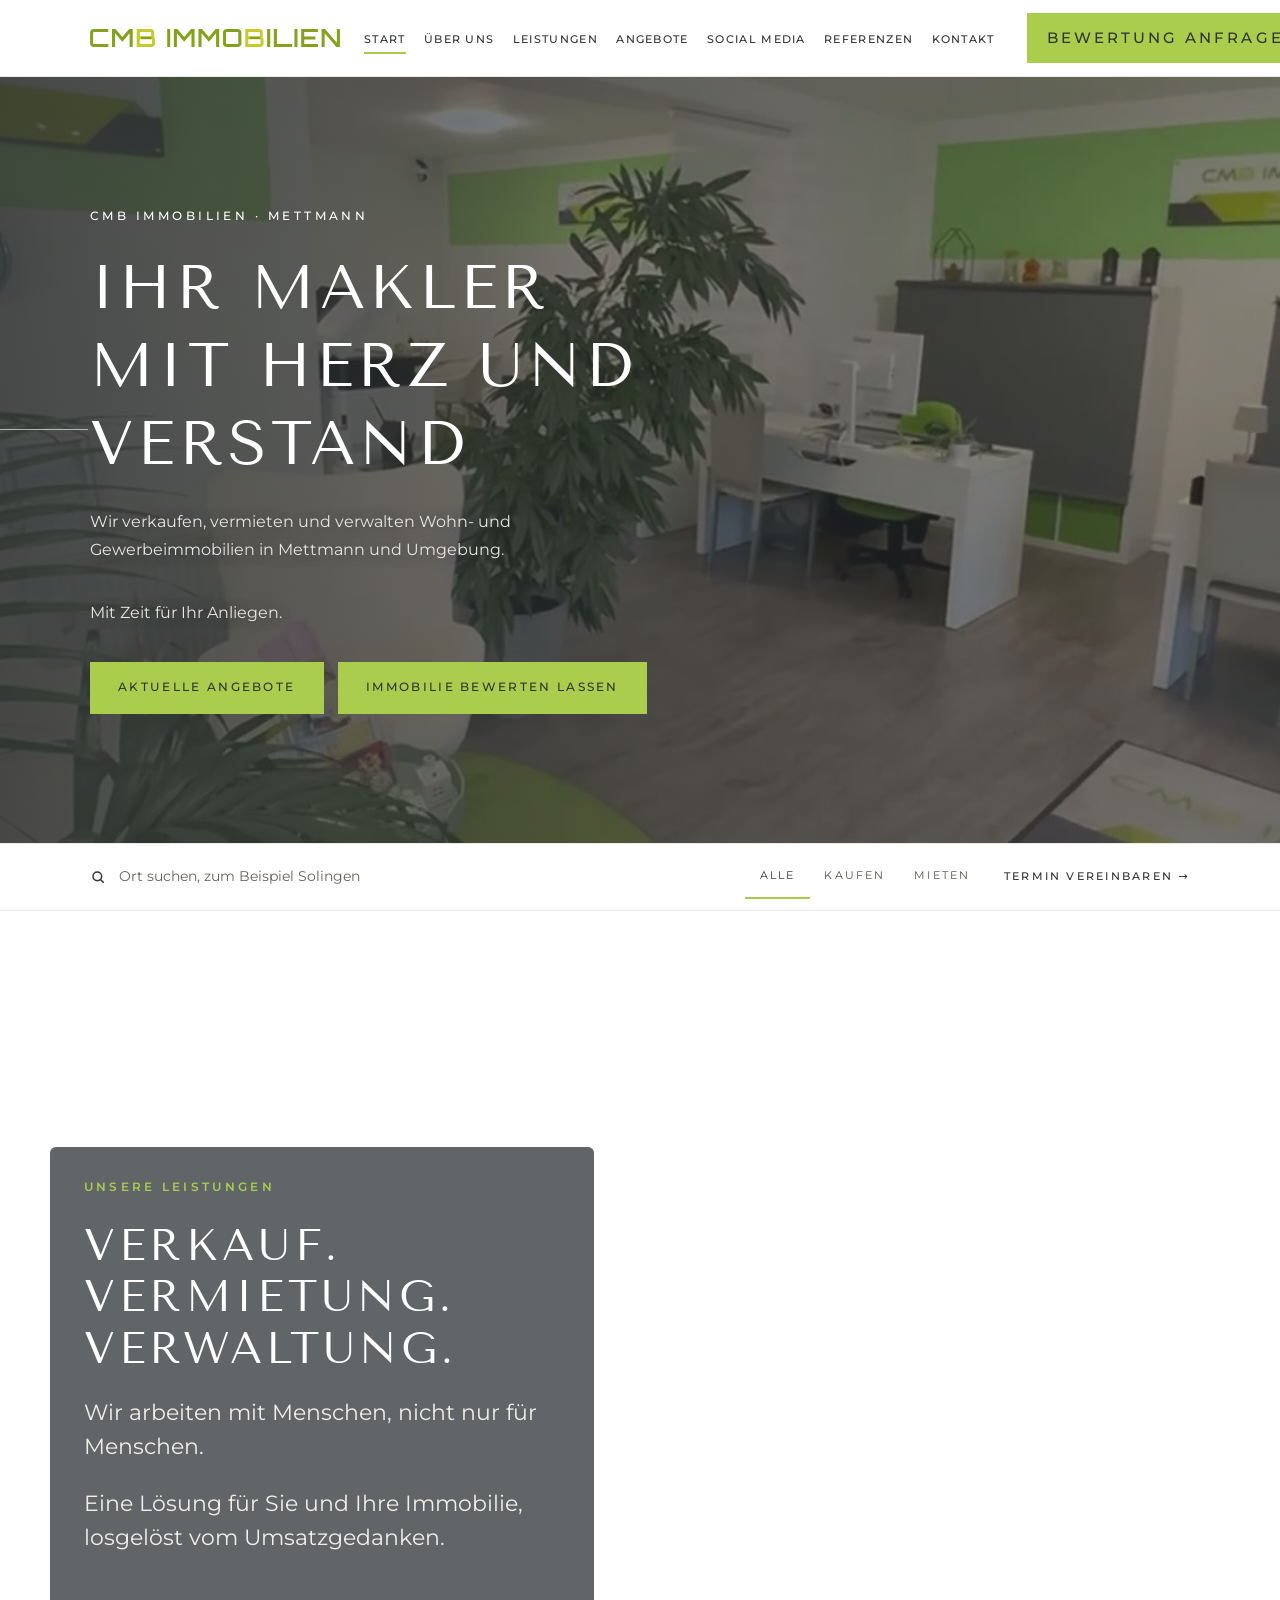
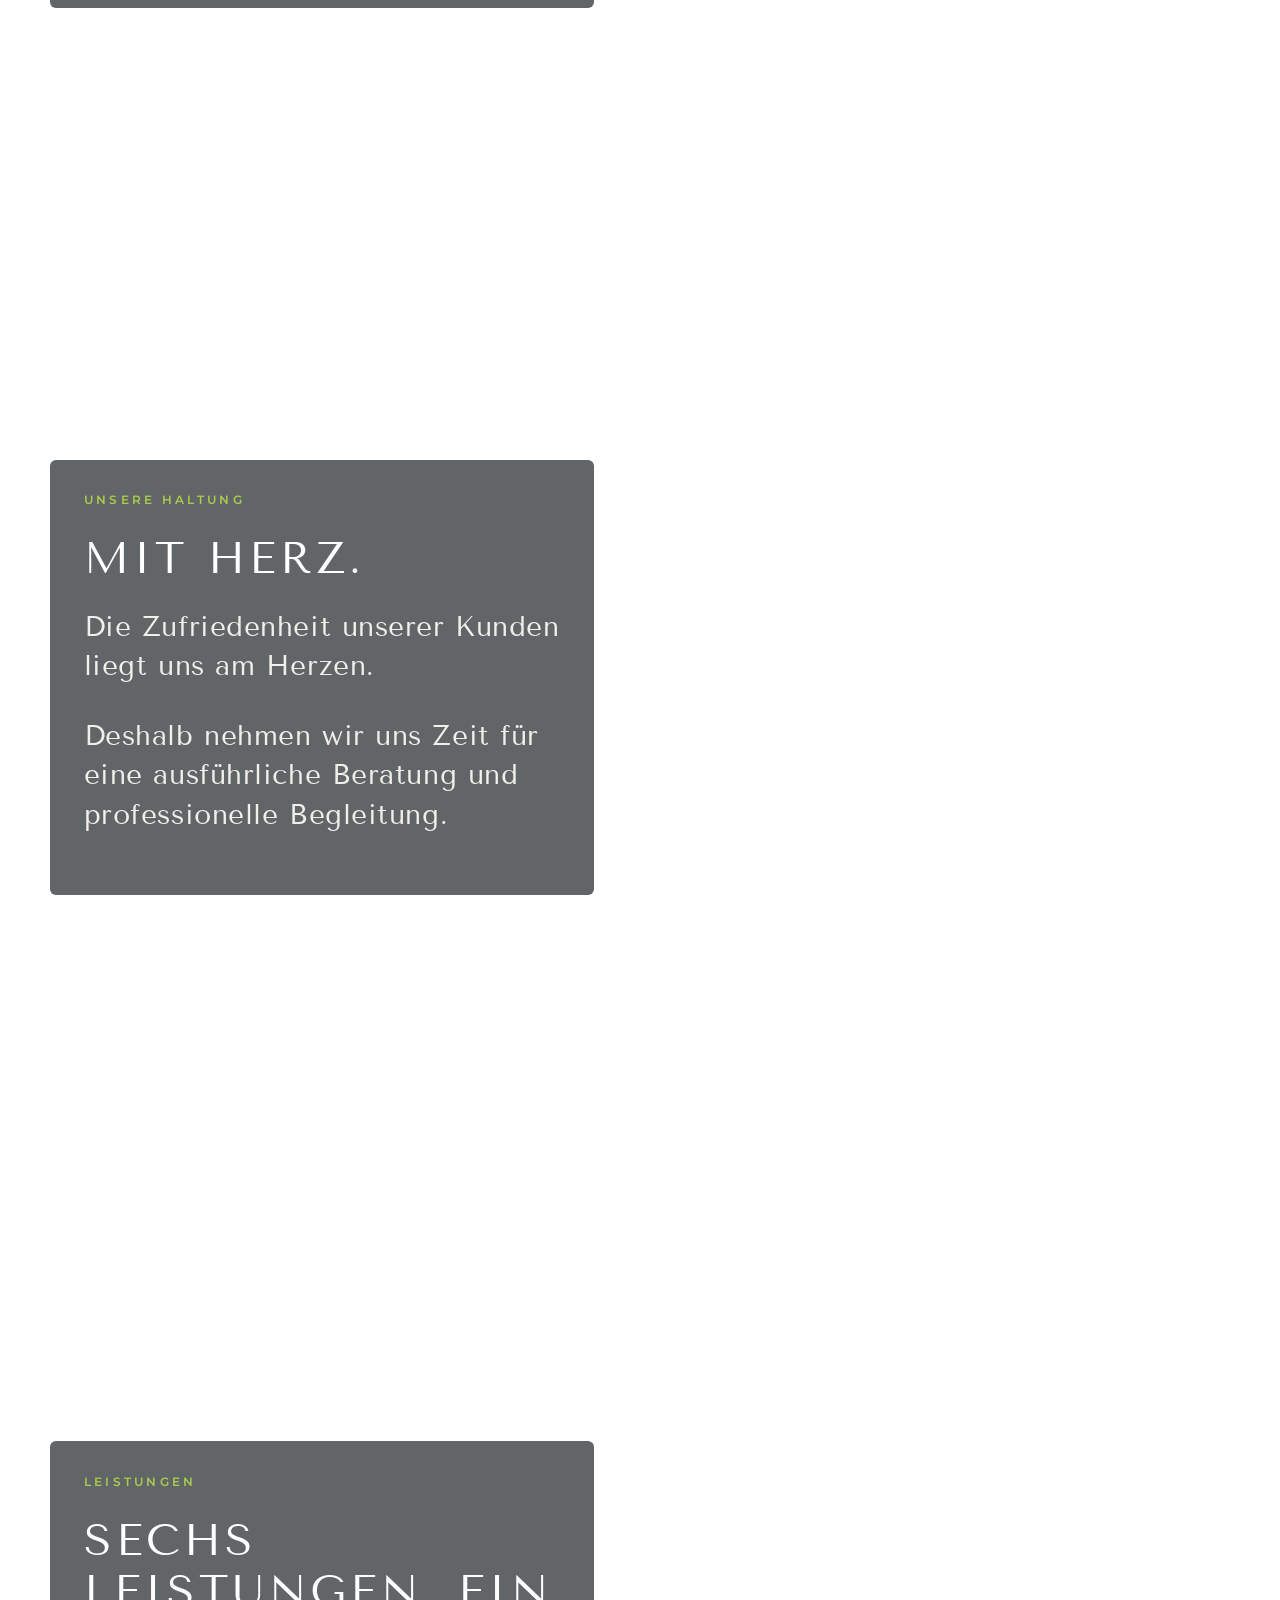
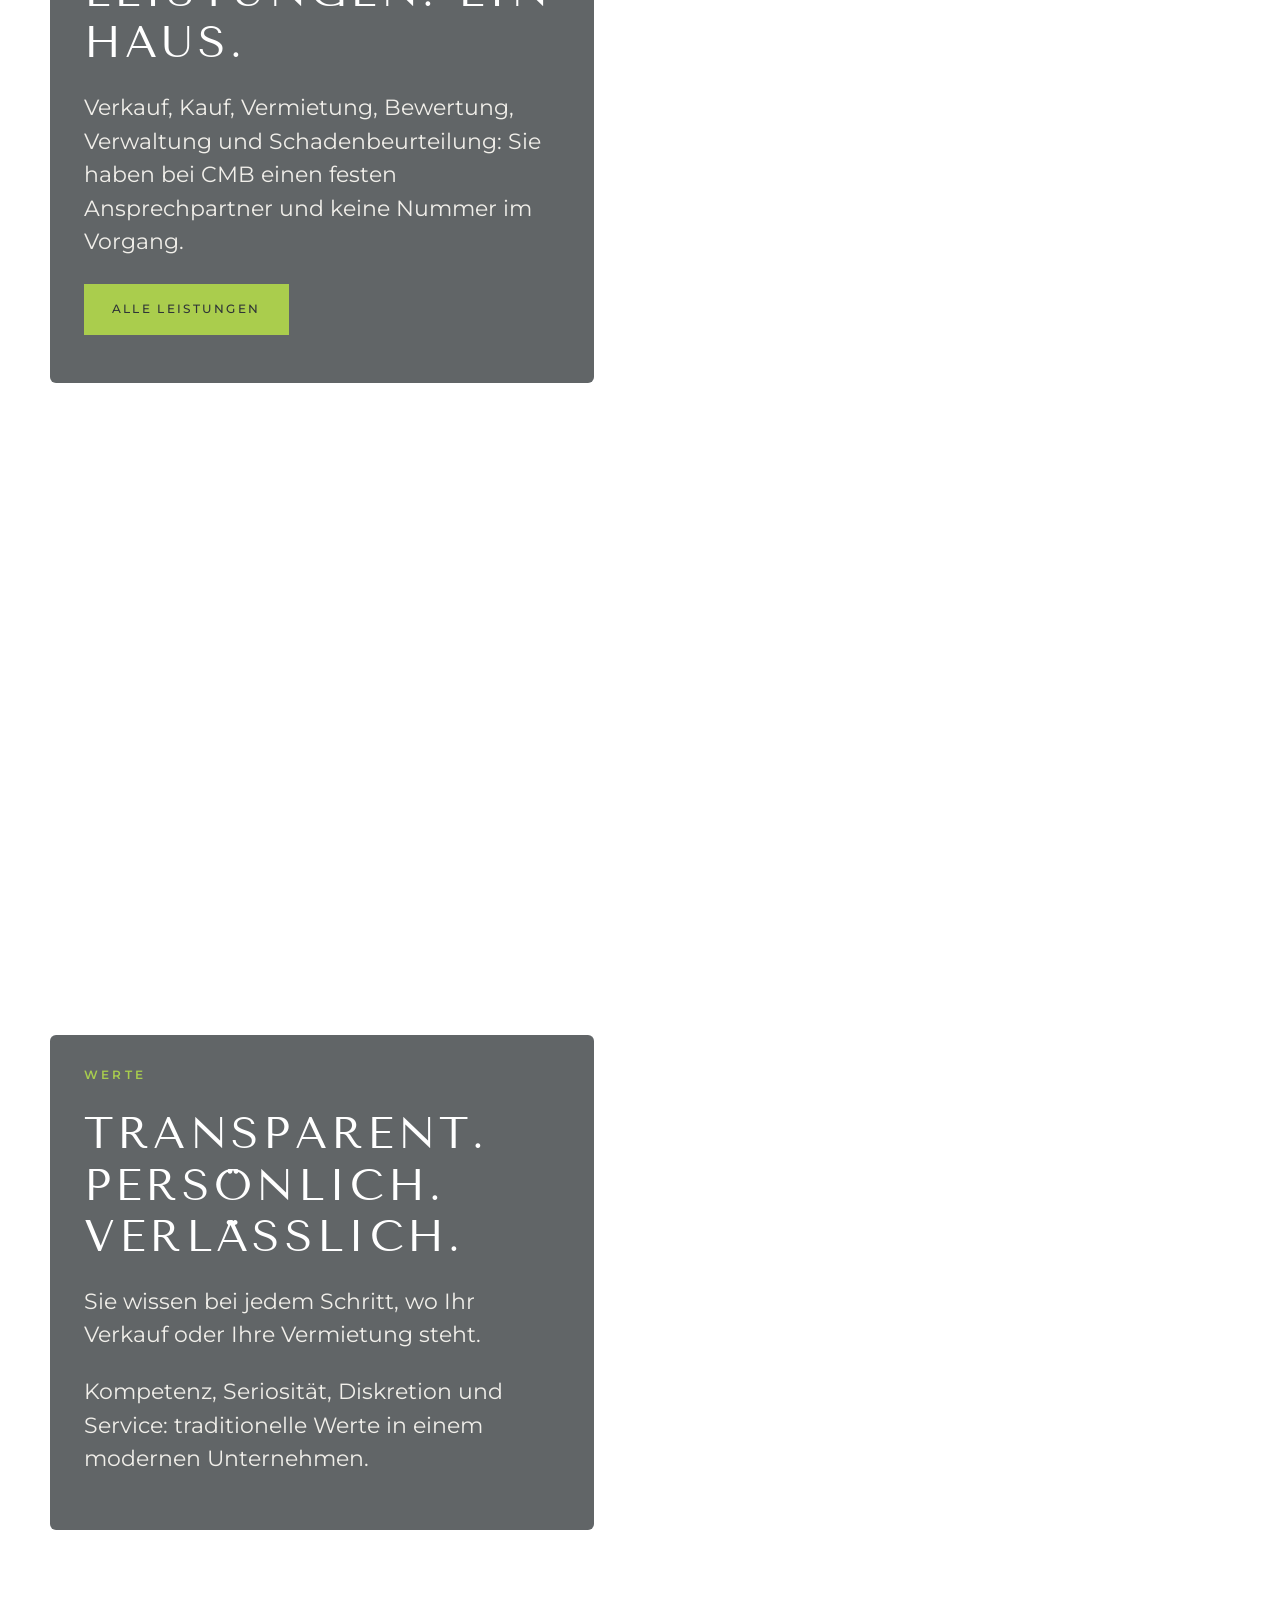
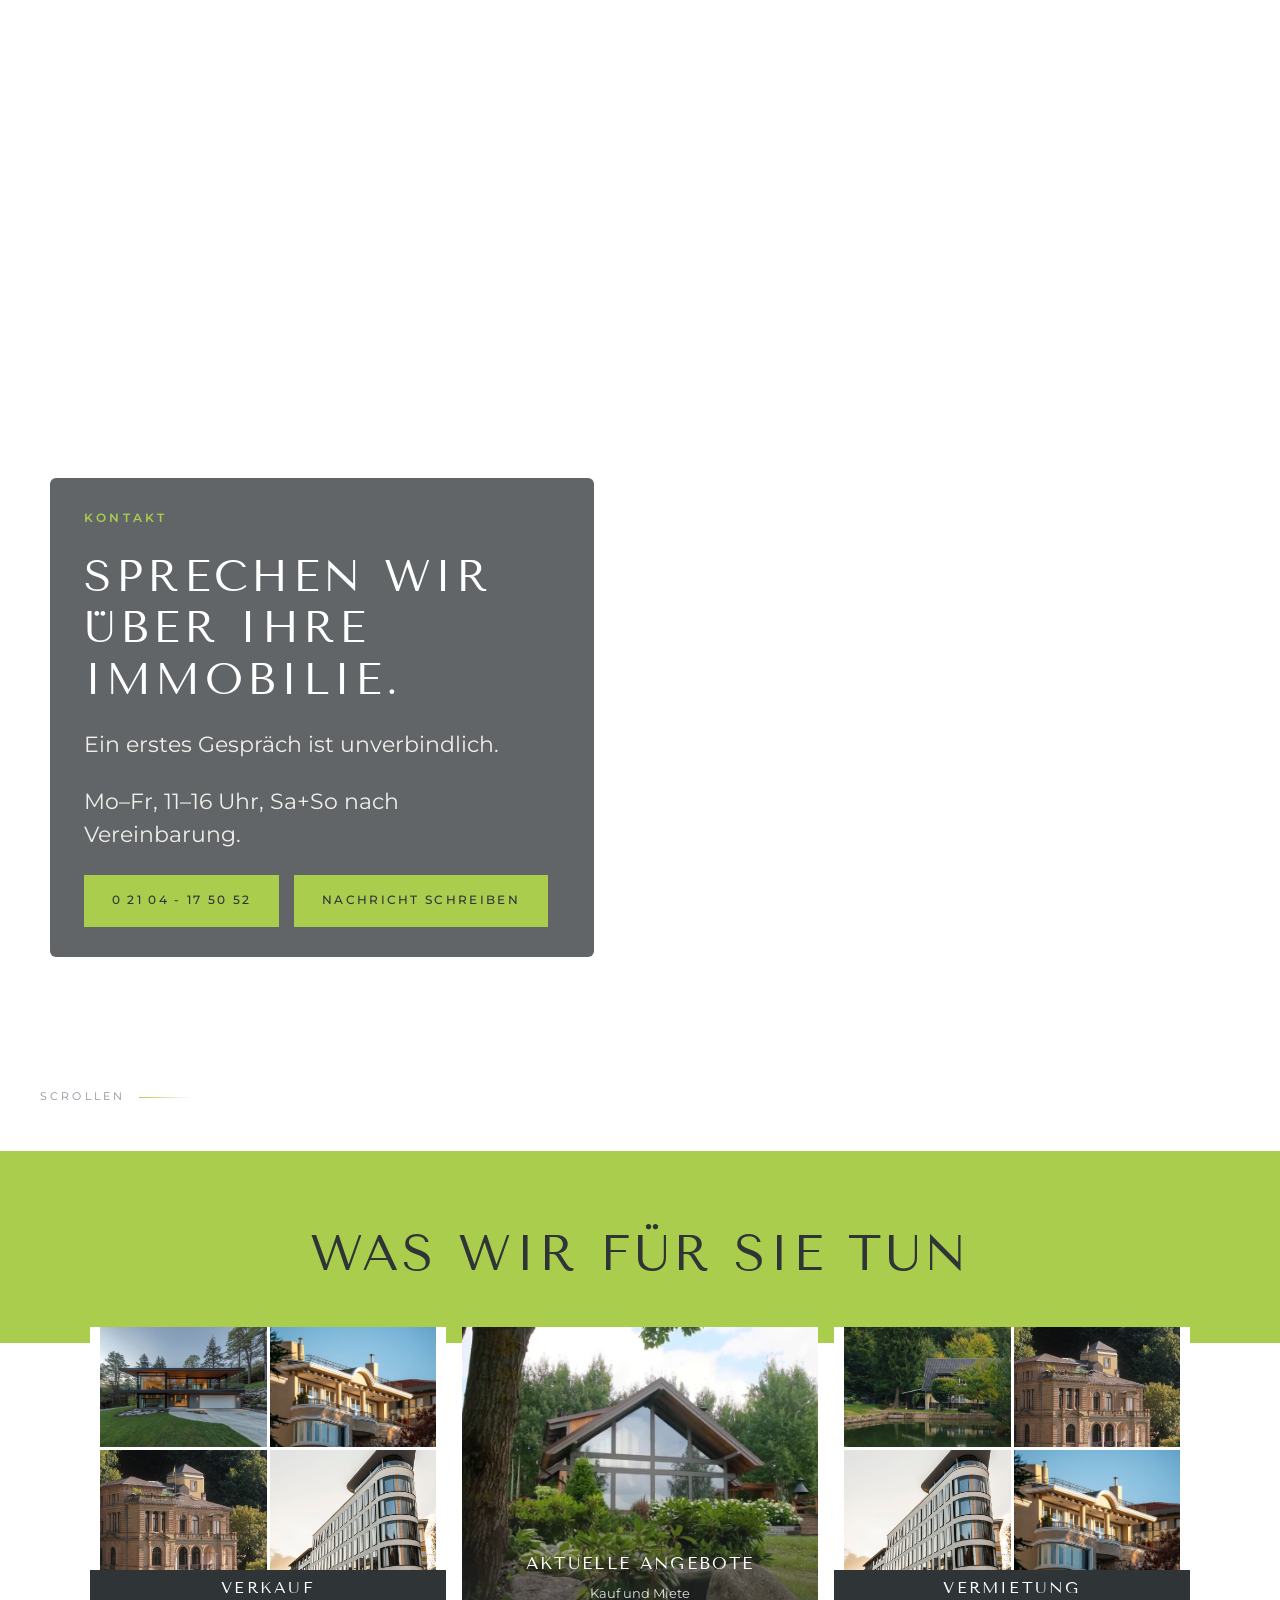
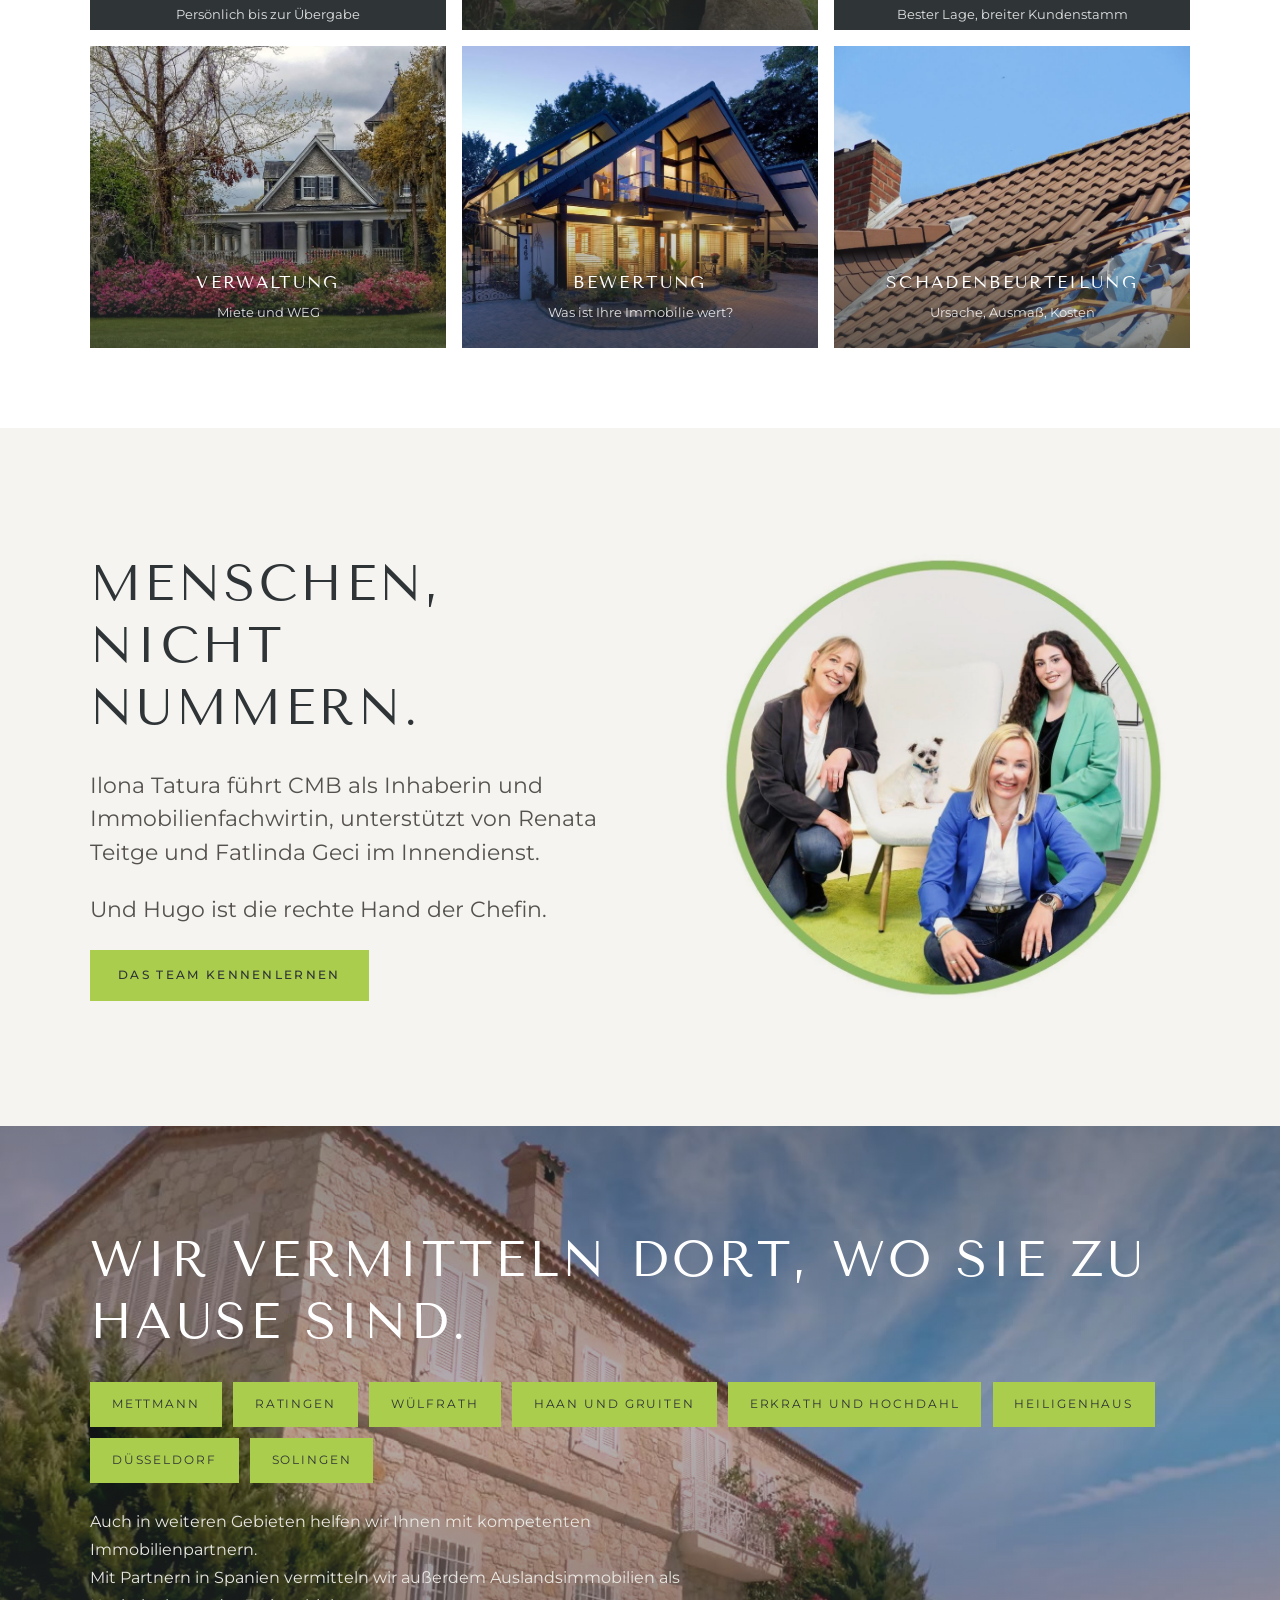
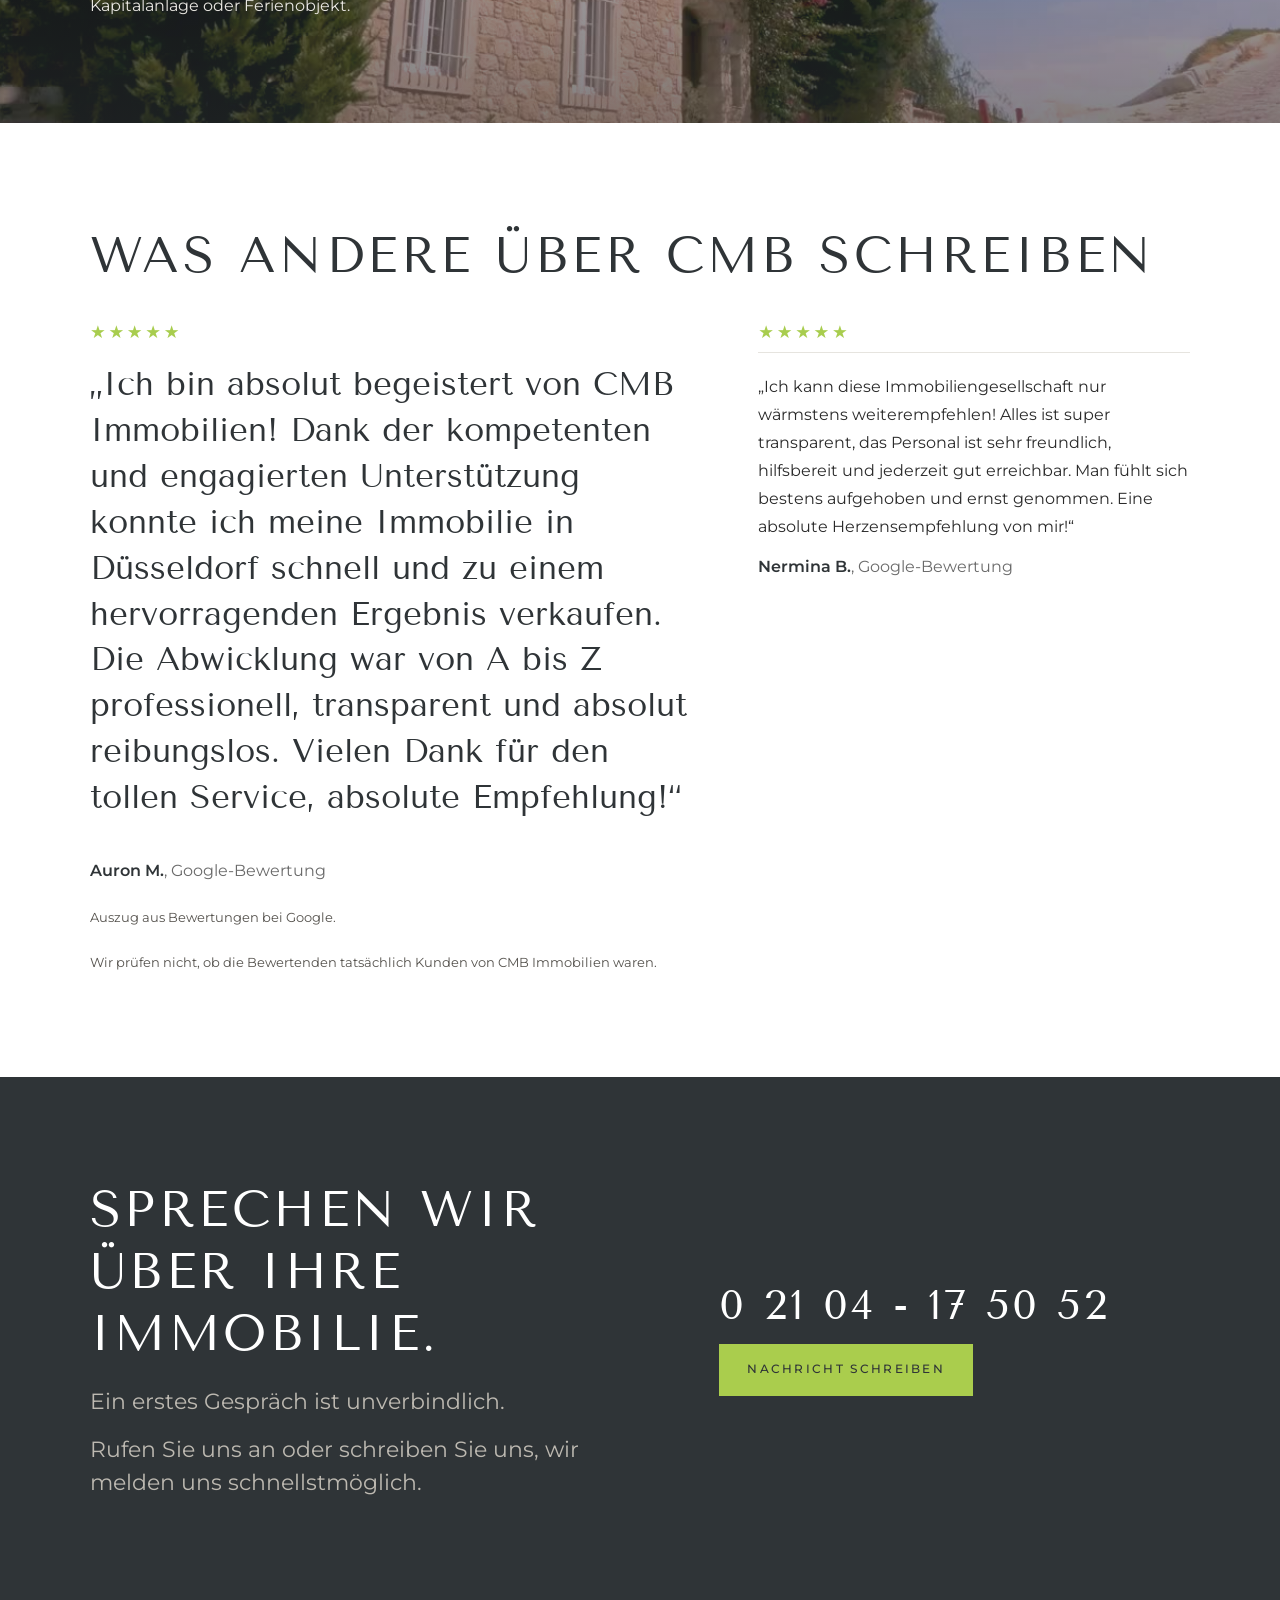
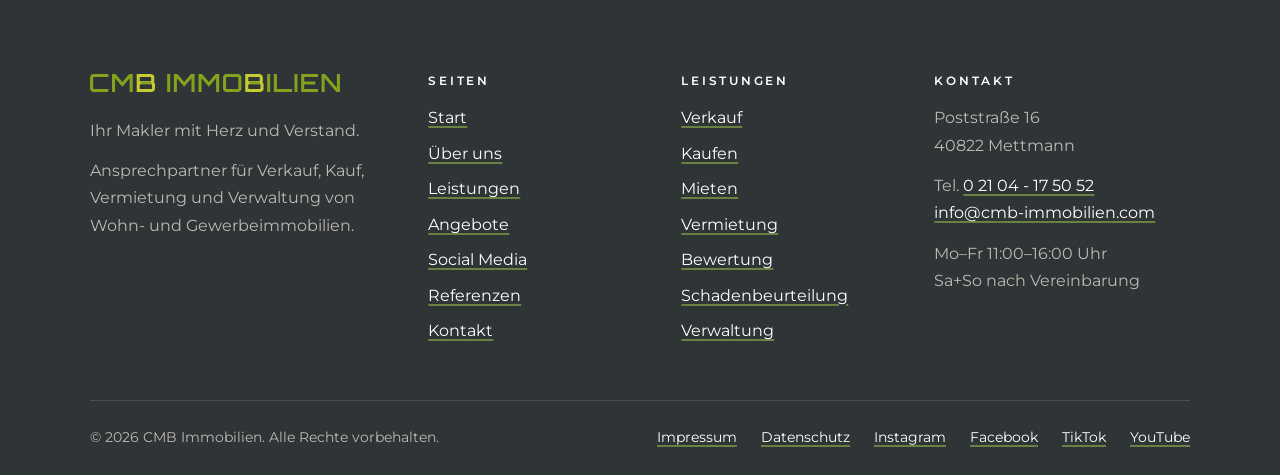
<file: index.html>
<!DOCTYPE html>
<html lang="de">
<head>
  <meta charset="utf-8">
  <meta name="viewport" content="width=device-width, initial-scale=1">
  <title>CMB Immobilien Mettmann | Ihr Makler mit Herz und Verstand</title>
  <meta name="description" content="CMB Immobilien in Mettmann: Verkauf, Kauf, Vermietung, Bewertung und Verwaltung von Wohn- und Gewerbeimmobilien. Persönlich, transparent und mit Herz und Verstand.">
  <meta name="theme-color" content="#ffffff">
  <meta property="og:type" content="website">
  <meta property="og:locale" content="de_DE">
  <meta property="og:site_name" content="CMB Immobilien">
  <meta property="og:title" content="CMB Immobilien Mettmann | Ihr Makler mit Herz und Verstand">
  <meta property="og:description" content="CMB Immobilien in Mettmann: Verkauf, Kauf, Vermietung, Bewertung und Verwaltung von Wohn- und Gewerbeimmobilien. Persönlich, transparent und mit Herz und Verstand.">
  <link rel="icon" href="assets/img/favicon.svg" type="image/svg+xml">
  <link rel="preload" href="assets/fonts/tenor-sans-latin-400-normal.woff2" as="font" type="font/woff2" crossorigin>
  <link rel="preload" href="assets/fonts/montserrat-latin-wght-normal.woff2" as="font" type="font/woff2" crossorigin>
  <link rel="stylesheet" href="assets/css/style.css">
  <link rel="stylesheet" href="assets/css/home3d.css">
  <script type="application/ld+json">{"@context": "https://schema.org", "@type": "RealEstateAgent", "name": "CMB Immobilien", "url": "https://cmb-immobilien.com/", "telephone": "+49 2104 175052", "email": "info@cmb-immobilien.com", "founder": {"@type": "Person", "name": "Ilona Tatura"}, "address": {"@type": "PostalAddress", "streetAddress": "Poststraße 16", "postalCode": "40822", "addressLocality": "Mettmann", "addressCountry": "DE"}, "openingHoursSpecification": [{"@type": "OpeningHoursSpecification", "dayOfWeek": ["Monday", "Tuesday", "Wednesday", "Thursday", "Friday"], "opens": "11:00", "closes": "16:00"}], "areaServed": ["Mettmann", "Ratingen", "Wülfrath", "Haan", "Erkrath", "Heiligenhaus", "Düsseldorf", "Solingen"], "sameAs": ["https://www.instagram.com/makeln_mit__herz_und_verstand/?hl=de", "https://www.facebook.com/cmbimmobilien/?ref=page_internal"]}</script>
  <link rel="stylesheet" href="assets/css/theme-light.css">
</head>
<body class="home">
<a class="skip-link" href="#inhalt">Zum Inhalt springen</a>
<header class="site-header">
  <div class="wrap">
    <a class="logo logo--bild" href="index.html" aria-label="CMB Immobilien, zur Startseite"><img class="logo-img" src="assets/img/logo-cmb.svg" alt="CMB Immobilien" width="982" height="72"></a>
    <button class="nav-toggle" type="button" aria-controls="hauptmenue" aria-expanded="false" aria-label="Menü öffnen"><span></span></button>
    <nav class="nav" id="hauptmenue" aria-label="Hauptmenü">
      <ul>
        <li><a class="nav-link" href="index.html" aria-current="page">Start</a></li>
        <li><a class="nav-link" href="ueber-uns.html">Über uns</a></li>
        <li><a class="nav-link" href="leistungen.html">Leistungen</a></li>
        <li><a class="nav-link" href="angebote.html">Angebote</a></li>
        <li><a class="nav-link" href="social-media.html">Social Media</a></li>
        <li><a class="nav-link" href="referenzen.html">Referenzen</a></li>
        <li><a class="nav-link" href="kontakt.html">Kontakt</a></li>
      </ul>
      <a class="btn btn--primary" href="kontakt.html?anliegen=Bewertung">Bewertung anfragen</a>
    </nav>
  </div>
</header>
<main id="inhalt">
<section class="hero-video" aria-labelledby="h-titel">
  <div class="vbg" aria-hidden="true"><video muted loop playsinline autoplay preload="metadata" poster="assets/video/buero.jpg" data-src="assets/video/buero.mp4"></video></div>
  <span class="hv-line" aria-hidden="true"></span>
  <div class="hv-inner">
    <p class="hv-kicker">CMB Immobilien · Mettmann</p>
    <h1 id="h-titel">Ihr Makler mit Herz und Verstand</h1>
    <p class="hv-lead">Wir verkaufen, vermieten und verwalten Wohn- und Gewerbeimmobilien in Mettmann und Umgebung.</p><p class="hv-lead">Mit Zeit für Ihr Anliegen.</p>
    <div class="btn-row">
      <a class="btn btn--light" href="angebote.html">Aktuelle Angebote</a>
      <a class="btn btn--light" href="kontakt.html?anliegen=Bewertung">Immobilie bewerten lassen</a>
    </div>
  </div>
</section>

<div class="searchbar" id="objekte-bereich">
  <form class="wrap" id="suchform" role="search" aria-label="Objektsuche" action="angebote.html" method="get">
    <div class="sb-search">
      <svg viewBox="0 0 24 24" aria-hidden="true"><circle cx="11" cy="11" r="6.5"/><path d="m20 20-4-4"/></svg>
      <label for="suche" style="position:absolute;left:-9999px">Ort oder Stadtteil suchen</label>
      <input id="suche" name="ort" type="search" placeholder="Ort suchen, zum Beispiel Solingen" autocomplete="off" role="combobox" aria-expanded="false" aria-controls="sb-liste" aria-autocomplete="list">
      <ul class="sb-liste" id="sb-liste" role="listbox" aria-label="Vorschläge" hidden></ul>
    </div>
    <div class="tabs" role="group" aria-label="Angebotsart">
      <button type="submit" name="art" value="alle" aria-pressed="true">Alle</button>
      <button type="submit" name="art" value="kauf" aria-pressed="false">Kaufen</button>
      <button type="submit" name="art" value="miete" aria-pressed="false">Mieten</button>
    </div>
    <a class="sb-book" href="kontakt.html?anliegen=Besichtigung">Termin vereinbaren &rarr;</a>
  </form>
</div>

<canvas id="welt" aria-hidden="true"></canvas>
<svg id="leader" aria-hidden="true"></svg>
<ul id="etagen" aria-hidden="true">
  <li><strong>Schadenbeurteilung</strong><span>Ursache, Ausmaß und Kosten, vom Keller bis zum Dach.</span></li>
  <li><strong>Verwaltung</strong><span>Miet- und WEG-Verwaltung als solides Fundament.</span></li>
  <li><strong>Vermietung</strong><span>Häuser und Wohnungen für unseren breiten Kundenstamm.</span></li>
  <li><strong>Verkauf</strong><span>Vom Exposé bis zur Übergabe, persönlich begleitet.</span></li>
  <li><strong>Kauf</strong><span>Ihr neues Zuhause, gefunden mit Leidenschaft.</span></li>
  <li><strong>Bewertung</strong><span>Marktwert und Potenzial, präzise und unverbindlich.</span></li>
</ul>
<div id="story">
  <section class="beat" id="beat-hero" aria-labelledby="h-drei">
    <div class="beat-inner">
      <p class="kicker">Unsere Leistungen</p>
      <h2 id="h-drei">Verkauf. Vermietung. Verwaltung.</h2>
      <p class="lead">Wir arbeiten mit Menschen, nicht nur für Menschen.</p><p class="lead">Eine Lösung für Sie und Ihre Immobilie, losgelöst vom Umsatzgedanken.</p>
    </div>
    <p class="scroll-hint">Scrollen</p>
    <div class="static-art"><svg viewBox="0 0 400 440" role="img" aria-label="Gezeichnetes Haus mit einem Herz im Giebel" fill="none" stroke="#a8cd4e" stroke-width="2.5" stroke-linecap="round" stroke-linejoin="round">
  <path class="draw" pathLength="1" style="--d:0s" d="M30 382H370"/>
  <path class="draw" pathLength="1" style="--d:.3s" d="M95 382V222M305 382V222"/>
  <path class="draw" pathLength="1" style="--d:.6s" d="M66 232 200 112 334 232"/>
  <path class="draw" pathLength="1" style="--d:1s" d="M262 165V122H288V187"/>
  <path class="draw" pathLength="1" style="--d:1.2s" d="M168 382V308Q200 282 232 308V382"/>
  <path class="draw" pathLength="1" style="--d:1.4s" d="M114 262H154V302H114ZM134 262V302M114 282H154"/>
  <path class="draw" pathLength="1" style="--d:1.5s" d="M246 262H286V302H246ZM266 262V302M246 282H286"/>
  <circle class="draw" pathLength="1" style="--d:1.6s" cx="352" cy="318" r="26" stroke="#e8ecf4" stroke-opacity=".4"/>
  <path class="draw" pathLength="1" style="--d:1.7s" d="M352 344V382" stroke="#e8ecf4" stroke-opacity=".4"/>
  <path class="draw-fill" d="M200 206C172 186 180 160 200 172 220 160 228 186 200 206Z" fill="#a8cd4e" stroke="none"/>
</svg></div>
  </section>
  <section class="beat" id="beat-close" aria-labelledby="h-herz">
    <div class="beat-inner">
      <p class="kicker">Unsere Haltung</p>
      <h2 id="h-herz">Mit Herz.</h2>
      <p class="lead lead--em">Die Zufriedenheit unserer Kunden liegt uns am Herzen.</p><p class="lead lead--em">Deshalb nehmen wir uns Zeit für eine ausführliche Beratung und professionelle Begleitung.</p>
    </div>
  </section>
  <section class="beat beat--tall" id="beat-apart" aria-labelledby="h-leist">
    <div class="beat-inner">
      <p class="kicker">Leistungen</p>
      <h2 id="h-leist">Sechs Leistungen. Ein Haus.</h2>
      <p class="lead">Verkauf, Kauf, Vermietung, Bewertung, Verwaltung und Schadenbeurteilung: Sie haben bei CMB einen festen Ansprechpartner und keine Nummer im Vorgang.</p>
      <ul class="etagen-text">
        <li><strong>Bewertung</strong>Marktwert, Potenzial und Chancen Ihrer Immobilie.</li>
        <li><strong>Verkauf</strong>Vom Exposé bis zur Übergabe, bis zum Notartermin begleitet.</li>
        <li><strong>Kauf</strong>Ihr neues Wohlfühlambiente, gefunden mit Leidenschaft.</li>
        <li><strong>Vermietung</strong>Häuser und Wohnungen in bester Lage.</li>
        <li><strong>Verwaltung</strong>Miet- und Wohnungseigentumsverwaltung.</li>
        <li><strong>Schadenbeurteilung</strong>Ursache, Ausmaß und Kosten von Bauschäden.</li>
      </ul>
      <p style="margin-top:1.6rem"><a class="btn btn--light" href="leistungen.html">Alle Leistungen</a></p>
    </div>
  </section>
  <section class="beat beat--tall" id="beat-around" aria-labelledby="h-werte">
    <div class="beat-inner">
      <p class="kicker">Werte</p>
      <h2 id="h-werte">Transparent. Persönlich. Verlässlich.</h2>
      <p class="lead">Sie wissen bei jedem Schritt, wo Ihr Verkauf oder Ihre Vermietung steht.</p><p class="lead">Kompetenz, Seriosität, Diskretion und Service: traditionelle Werte in einem modernen Unternehmen.</p>
    </div>
  </section>
  <section class="beat" id="beat-outro" aria-labelledby="h-gespr">
    <div class="beat-inner">
      <p class="kicker">Kontakt</p>
      <h2 id="h-gespr">Sprechen wir über Ihre Immobilie.</h2>
      <p class="lead">Ein erstes Gespräch ist unverbindlich.</p><p class="lead">Mo–Fr, 11–16 Uhr, Sa+So nach Vereinbarung.</p>
      <div class="btn-row"><a class="btn btn--gold" href="tel:+492104175052">0 21 04 - 17 50 52</a><a class="btn btn--light" href="kontakt.html">Nachricht schreiben</a></div>
    </div>
  </section>
</div>

<section class="tiles-wrap" aria-labelledby="kacheln-titel">
  <div class="wrap">
    <h2 id="kacheln-titel" style="color:#2f3437;text-align:center;margin:0 0 2.6rem">Was wir für Sie tun</h2>
    <div class="tiles">
      <a class="tile tile--collage" href="verkaufen.html"><span class="kollage"><img src="assets/img/kachel-verkauf.jpg" alt="Einfamilienhaus" style="object-position:center 55%" loading="lazy"><img src="assets/img/kachel/wohnung.jpg" alt="Apartment mit Balkon" style="object-position:center 40%" loading="lazy"><img src="assets/img/kachel/mehrfamilienhaus.jpg" alt="Mehrfamilienhaus" style="object-position:center 28%" loading="lazy"><img src="assets/img/kachel/gewerbe.jpg" alt="Gewerbegebäude" style="object-position:center 25%" loading="lazy"></span><span class="tile-label">Verkauf<small>Persönlich bis zur Übergabe</small></span></a>
      <a class="tile" href="angebote.html"><img src="assets/video/chalet.jpg" alt="" loading="lazy"><span>Aktuelle Angebote<small>Kauf und Miete</small></span></a>
      <a class="tile tile--collage" href="vermieten.html"><span class="kollage"><img src="assets/video/teich.jpg" alt="Haus am Teich" style="object-position:center 40%" loading="lazy"><img src="assets/img/kachel/mehrfamilienhaus.jpg" alt="Mehrfamilienhaus" style="object-position:center 28%" loading="lazy"><img src="assets/img/kachel/gewerbe.jpg" alt="Gewerbegebäude" style="object-position:center 25%" loading="lazy"><img src="assets/img/kachel/wohnung.jpg" alt="Apartment mit Balkon" style="object-position:center 40%" loading="lazy"></span><span class="tile-label">Vermietung<small>Bester Lage, breiter Kundenstamm</small></span></a>
      <a class="tile" href="leistungen.html#verwaltung"><img src="assets/img/kachel-verwaltung.jpg" alt="" loading="lazy"><span>Verwaltung<small>Miete und WEG</small></span></a>
      <a class="tile" href="kontakt.html?anliegen=Bewertung"><img src="assets/img/kachel-bewertung.jpg" alt="" loading="lazy"><span>Bewertung<small>Was ist Ihre Immobilie wert?</small></span></a>
      <a class="tile" href="schadenbeurteilung.html"><img src="assets/img/kachel-schaden.jpg" alt="" loading="lazy"><span>Schaden&shy;beurteilung<small>Ursache, Ausmaß, Kosten</small></span></a>
    </div>
  </div>
</section>

<section class="section section--paper" aria-labelledby="team-titel">
  <div class="wrap team-teaser">
    <div>
      <h2 id="team-titel">Menschen, nicht Nummern.</h2>
      <p class="lead">Ilona Tatura führt CMB als Inhaberin und Immobilienfachwirtin, unterstützt von Renata Teitge und Fatlinda Geci im Innendienst.</p><p class="lead">Und Hugo ist die rechte Hand der Chefin.</p>
      <a class="btn btn--ghost" href="ueber-uns.html">Das Team kennenlernen</a>
    </div>
    <img src="assets/img/team-neu.jpg" alt="Das CMB-Team: Renata Teitge, Ilona Tatura und Fatlinda Geci mit Hugo" loading="lazy" onerror="this.remove()">
  </div>
</section>

<section class="section section--navy vband" aria-labelledby="gebiete-titel">
  <div class="vbg" aria-hidden="true"><video muted loop playsinline preload="none" poster="assets/video/viertel.jpg" data-src="assets/video/viertel.mp4"></video></div>
  <div class="wrap vband-inner reveal">
    <h2 id="gebiete-titel">Wir vermitteln dort, wo Sie zu Hause sind.</h2>
    <ul class="areas">
      <li><a href="leistungen.html#gebiet-mettmann">Mettmann</a></li>
      <li><a href="leistungen.html#gebiet-ratingen">Ratingen</a></li>
      <li><a href="leistungen.html#gebiet-wuelfrath">Wülfrath</a></li>
      <li><a href="leistungen.html#gebiet-haan">Haan und Gruiten</a></li>
      <li><a href="leistungen.html#gebiet-erkrath">Erkrath und Hochdahl</a></li>
      <li><a href="leistungen.html#gebiet-heiligenhaus">Heiligenhaus</a></li>
      <li><a href="leistungen.html#gebiet-duesseldorf">Düsseldorf</a></li>
      <li><a href="leistungen.html#gebiet-solingen">Solingen</a></li>
    </ul>
    <p class="areas-note">Auch in weiteren Gebieten helfen wir Ihnen mit kompetenten Immobilienpartnern.</p><p class="areas-note">Mit Partnern in Spanien vermitteln wir außerdem Auslandsimmobilien als Kapitalanlage oder Ferienobjekt.</p>
  </div>
</section>

<section class="section" aria-labelledby="stimmen-titel">
  <div class="wrap reveal">
    <h2 id="stimmen-titel">Was andere über CMB schreiben</h2>
    <div class="quotes">
      <figure class="quote-main" style="margin:0">
        <span class="stars" aria-label="5 von 5 Sternen">★★★★★</span>
        <blockquote>
          <p>„Ich bin absolut begeistert von CMB Immobilien! Dank der kompetenten und engagierten Unterstützung konnte ich meine Immobilie in Düsseldorf schnell und zu einem hervorragenden Ergebnis verkaufen. Die Abwicklung war von A bis Z professionell, transparent und absolut reibungslos. Vielen Dank für den tollen Service, absolute Empfehlung!“</p>
        </blockquote>
        <figcaption class="quote-by">Auron M.<span>, Google-Bewertung</span></figcaption>
      </figure>
      <div class="quote-side">
        <figure style="margin:0"><span class="stars" aria-label="5 von 5 Sternen">★★★★★</span><blockquote><p>„Ich kann diese Immobiliengesellschaft nur wärmstens weiterempfehlen! Alles ist super transparent, das Personal ist sehr freundlich, hilfsbereit und jederzeit gut erreichbar. Man fühlt sich bestens aufgehoben und ernst genommen. Eine absolute Herzensempfehlung von mir!“</p></blockquote><figcaption class="quote-by">Nermina B.<span>, Google-Bewertung</span></figcaption></figure>
      </div>
    </div>
    <p class="quotes-hinweis">Auszug aus Bewertungen bei Google.</p><p class="quotes-hinweis">Wir prüfen nicht, ob die Bewertenden tatsächlich Kunden von CMB Immobilien waren.</p>
  </div>
</section>

<section class="section section--navy">
  <div class="wrap cta">
    <div>
      <h2>Sprechen wir über Ihre Immobilie.</h2>
      <p class="lead">Ein erstes Gespräch ist unverbindlich.</p><p class="lead">Rufen Sie uns an oder schreiben Sie uns, wir melden uns schnellstmöglich.</p>
    </div>
    <div class="cta-actions">
      <a class="cta-phone" href="tel:+492104175052">0 21 04 - 17 50 52</a>
      <a class="btn btn--gold" href="kontakt.html">Nachricht schreiben</a>
    </div>
  </div>
</section>
</main>
<footer class="site-footer">
  <div class="wrap">
    <div class="footer-grid">
      <div class="footer-brand">
        <a class="logo logo--bild" href="index.html" aria-label="CMB Immobilien, zur Startseite"><img class="logo-img" src="assets/img/logo-cmb.svg" alt="CMB Immobilien" width="982" height="72"></a>
        <p>Ihr Makler mit Herz und Verstand.</p><p>Ansprechpartner für Verkauf, Kauf, Vermietung und Verwaltung von Wohn- und Gewerbeimmobilien.</p>
      </div>
      <div>
        <h2>Seiten</h2>
        <ul>
          <li><a href="index.html">Start</a></li>
          <li><a href="ueber-uns.html">Über uns</a></li>
          <li><a href="leistungen.html">Leistungen</a></li>
          <li><a href="angebote.html">Angebote</a></li>
          <li><a href="social-media.html">Social Media</a></li>
          <li><a href="referenzen.html">Referenzen</a></li>
          <li><a href="kontakt.html">Kontakt</a></li>
        </ul>
      </div>
      <div>
        <h2>Leistungen</h2>
        <ul>
          <li><a href="verkaufen.html">Verkauf</a></li>
          <li><a href="angebote.html?art=kauf">Kaufen</a></li>
          <li><a href="angebote.html?art=miete">Mieten</a></li>
          <li><a href="vermieten.html">Vermietung</a></li>
          <li><a href="leistungen.html#bewertung">Bewertung</a></li>
          <li><a href="schadenbeurteilung.html">Schadenbeurteilung</a></li>
          <li><a href="leistungen.html#verwaltung">Verwaltung</a></li>
        </ul>
      </div>
      <div>
        <h2>Kontakt</h2>
        <p>Poststraße 16<br>40822 Mettmann</p>
        <p>Tel. <a href="tel:+492104175052">0 21 04 - 17 50 52</a><br>
        <a href="mailto:info@cmb-immobilien.com">info@cmb-immobilien.com</a></p>
        <p>Mo–Fr 11:00–16:00 Uhr<br>Sa+So nach Vereinbarung</p>
      </div>
    </div>
    <div class="footer-bottom">
      <span>© <span id="jahr">2026</span> CMB Immobilien. Alle Rechte vorbehalten.</span>
      <ul>
        <li><a href="impressum.html">Impressum</a></li>
        <li><a href="datenschutz.html">Datenschutz</a></li>
        <li><a href="https://www.instagram.com/cmb_immobilien/" target="_blank" rel="noopener">Instagram</a></li>
        <li><a href="https://www.facebook.com/cmbimmobilien/" target="_blank" rel="noopener">Facebook</a></li>
        <li><a href="https://www.tiktok.com/@cmbimmobilien" target="_blank" rel="noopener">TikTok</a></li>
        <li><a href="https://www.youtube.com/@CMB-Immobilien.Mettmann" target="_blank" rel="noopener">YouTube</a></li>
      </ul>
    </div>
  </div>
</footer>
<script src="assets/js/main.js" defer></script>
<script src="assets/js/objekte.js" defer></script><script src="assets/js/video.js" defer></script><script src="assets/js/hero3d.js" defer></script>
</body>
</html>
</file>
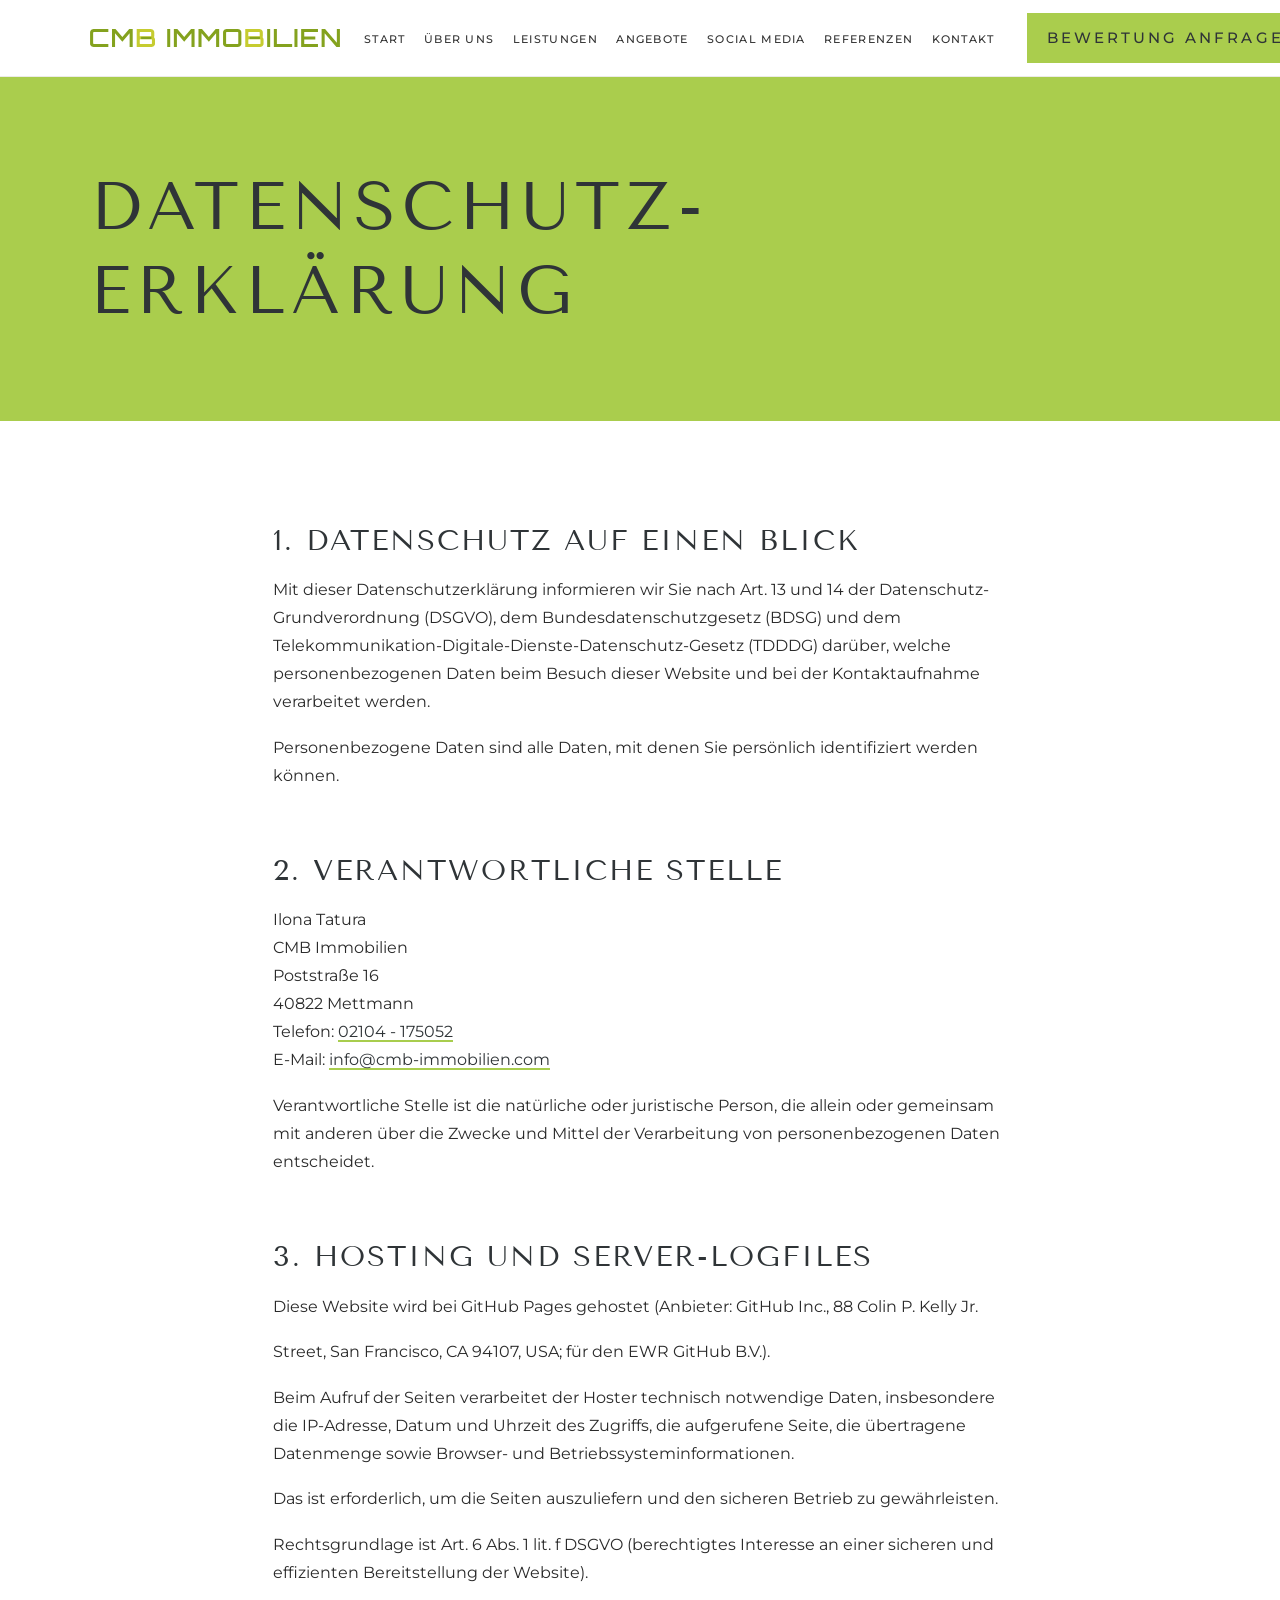
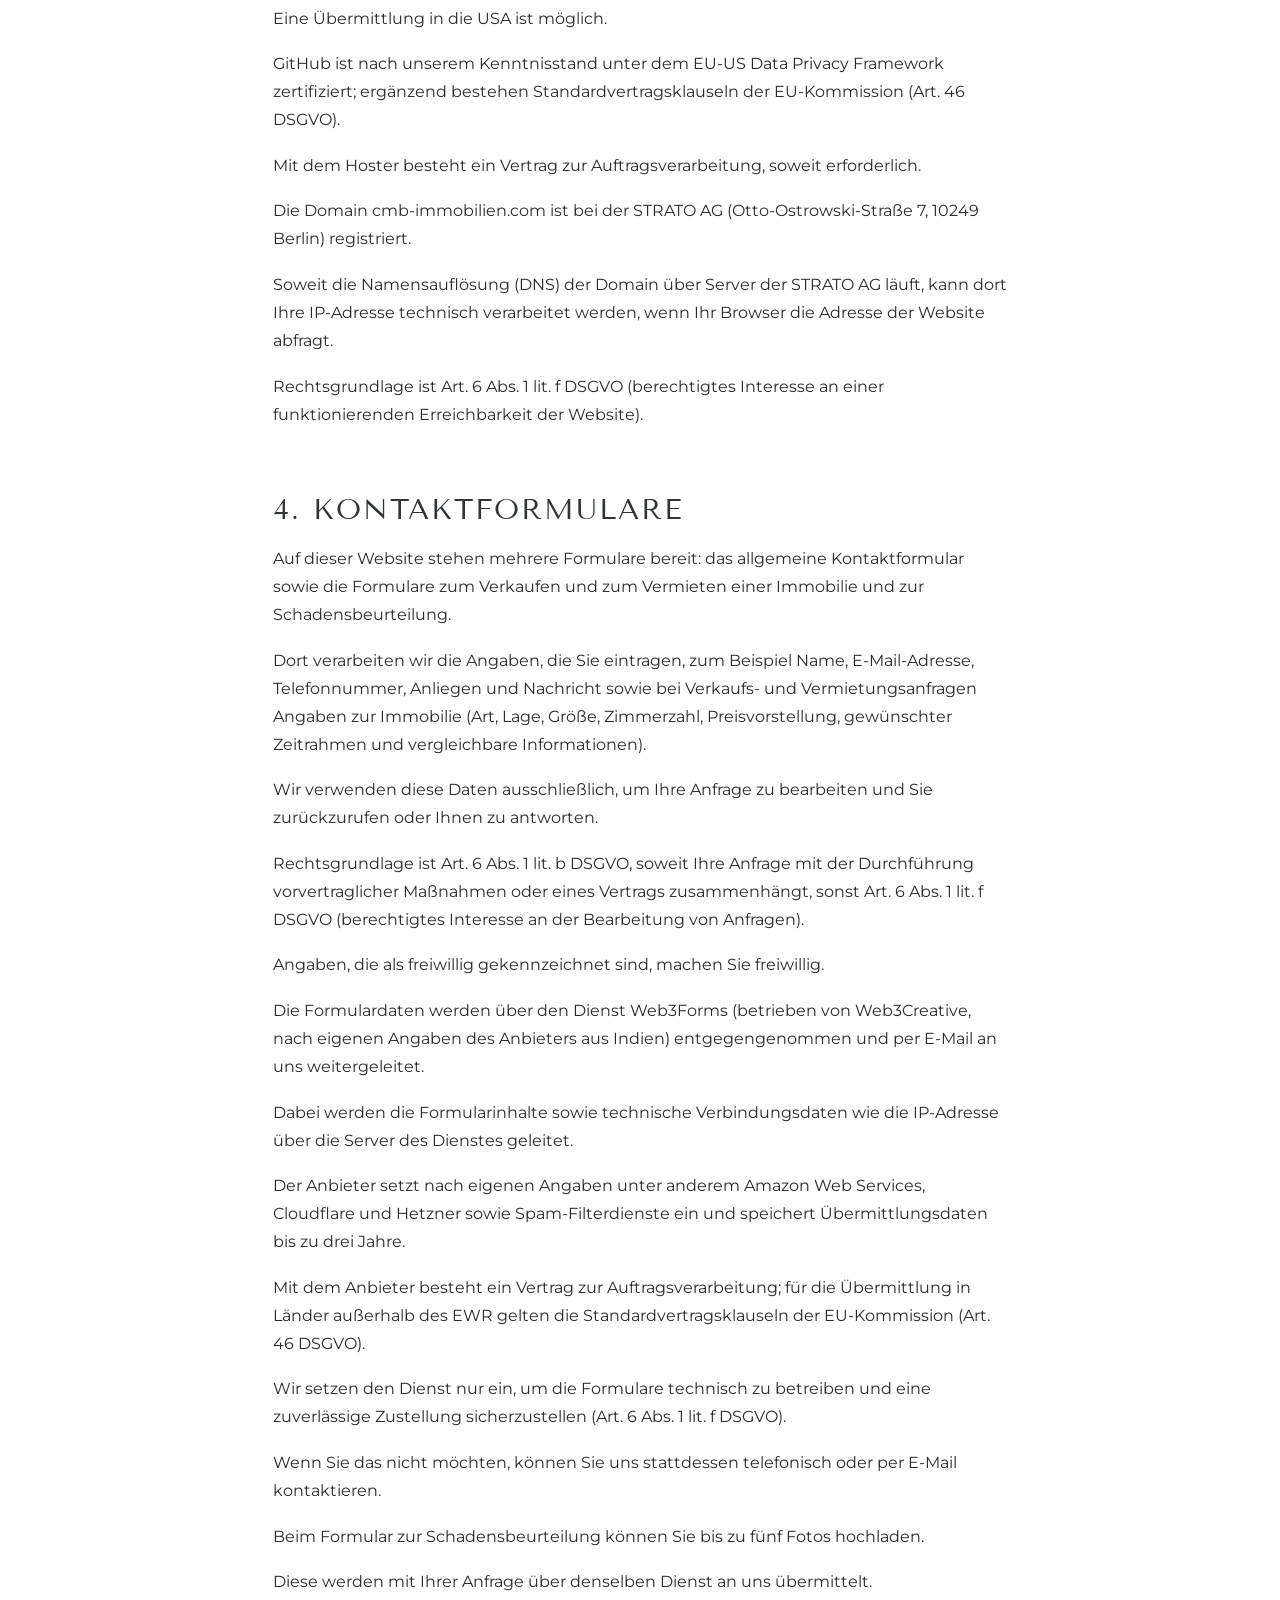
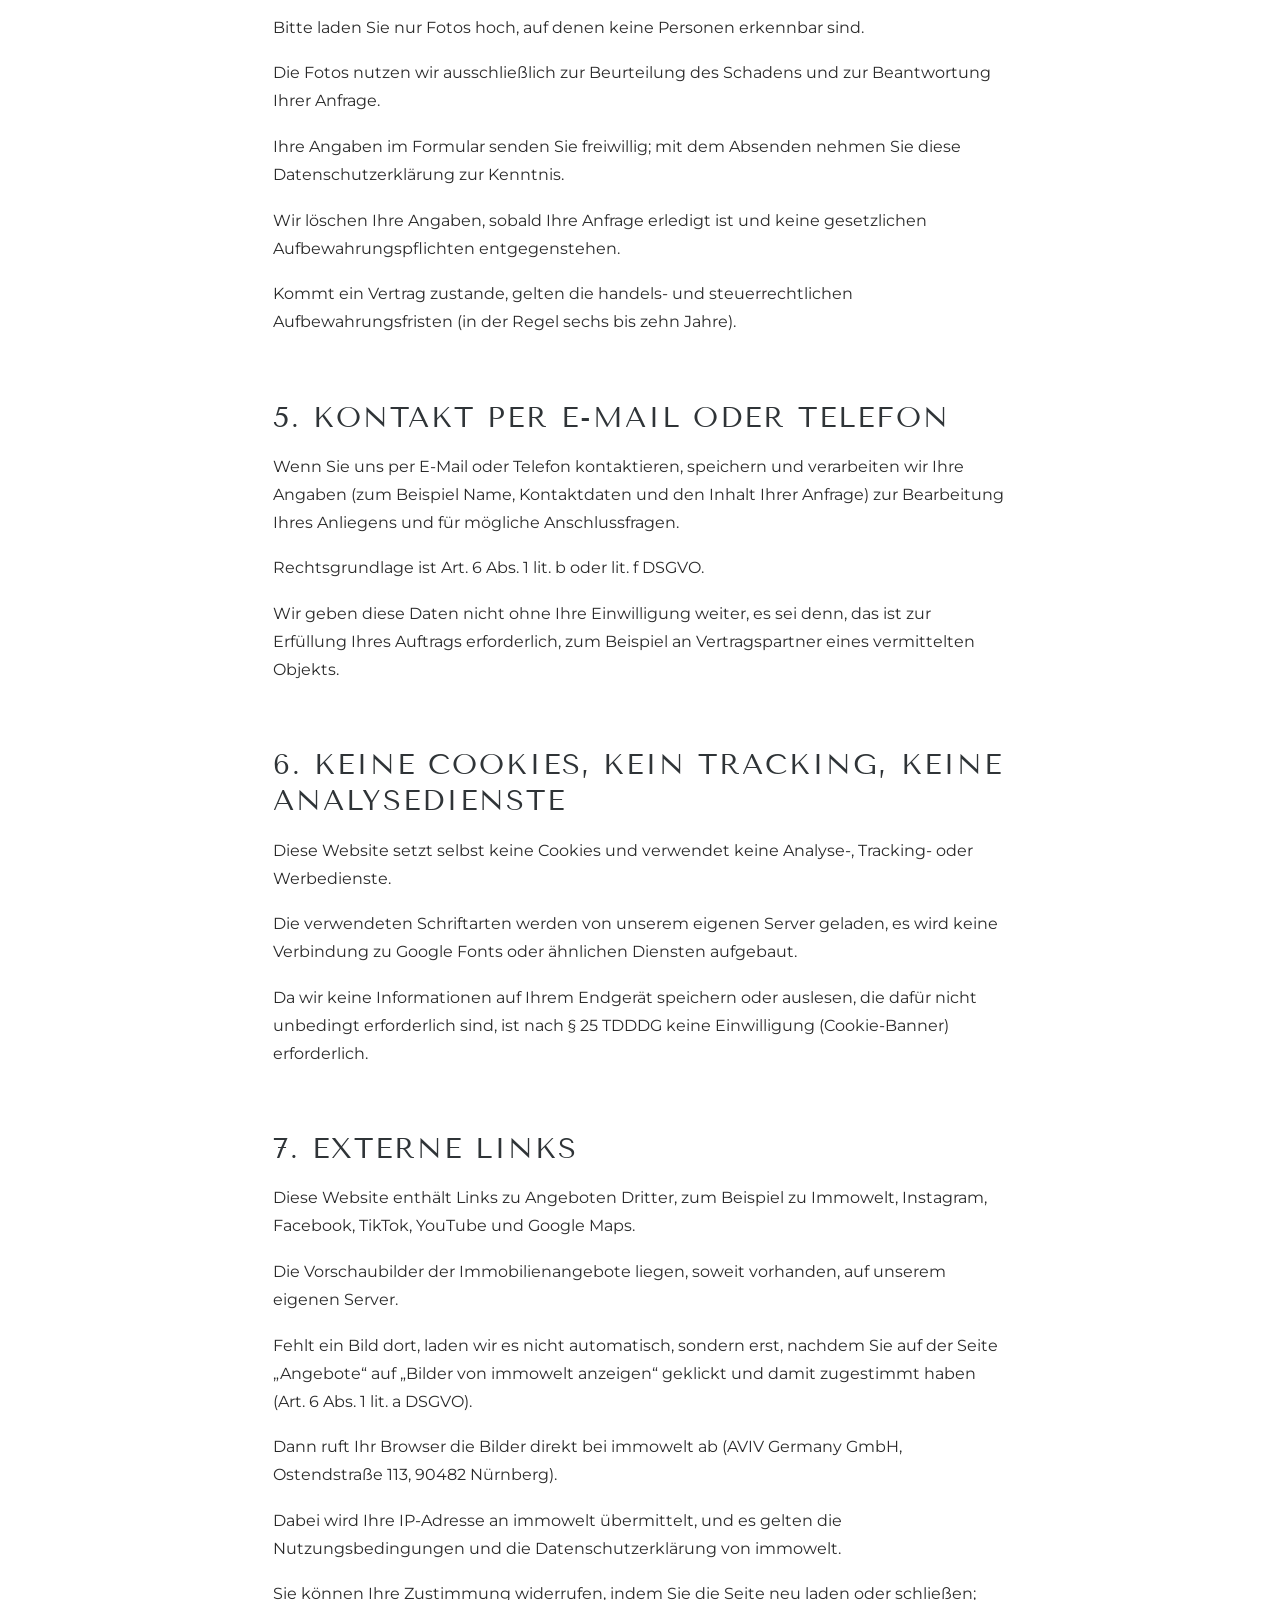
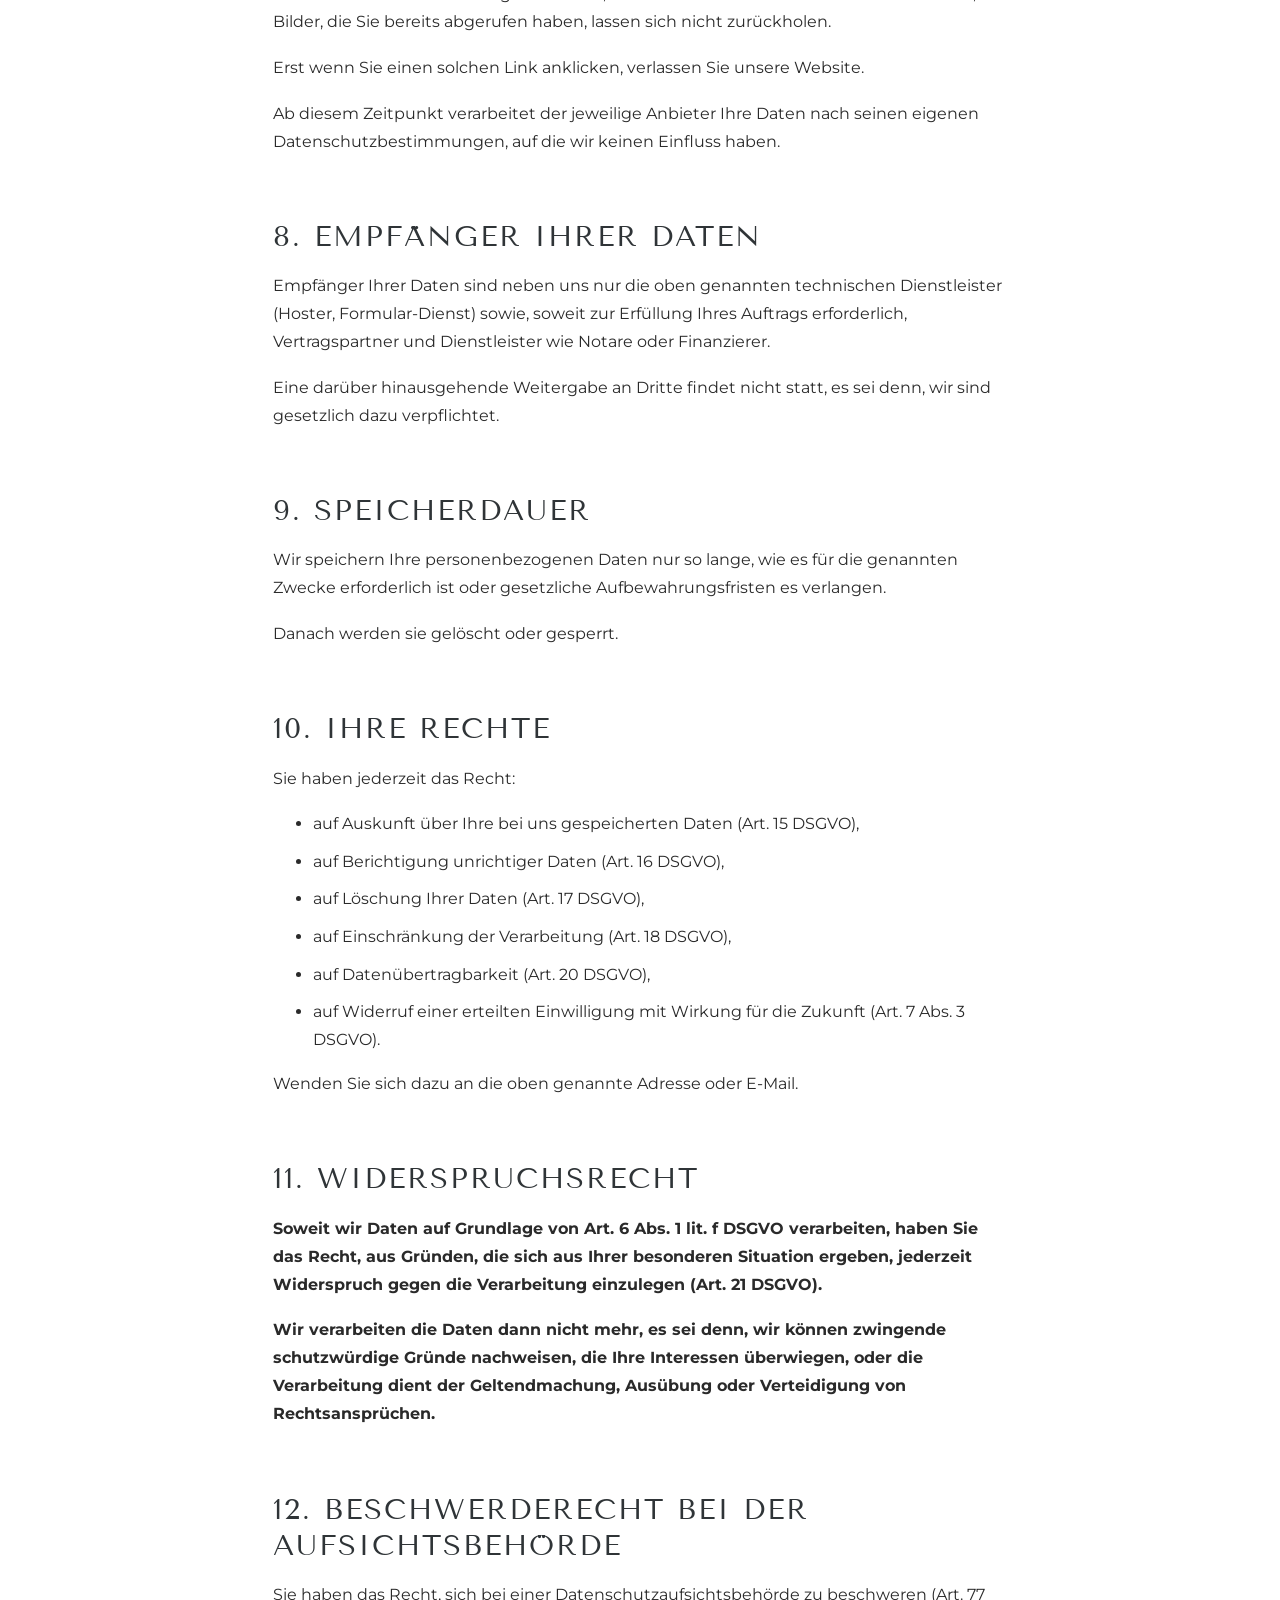
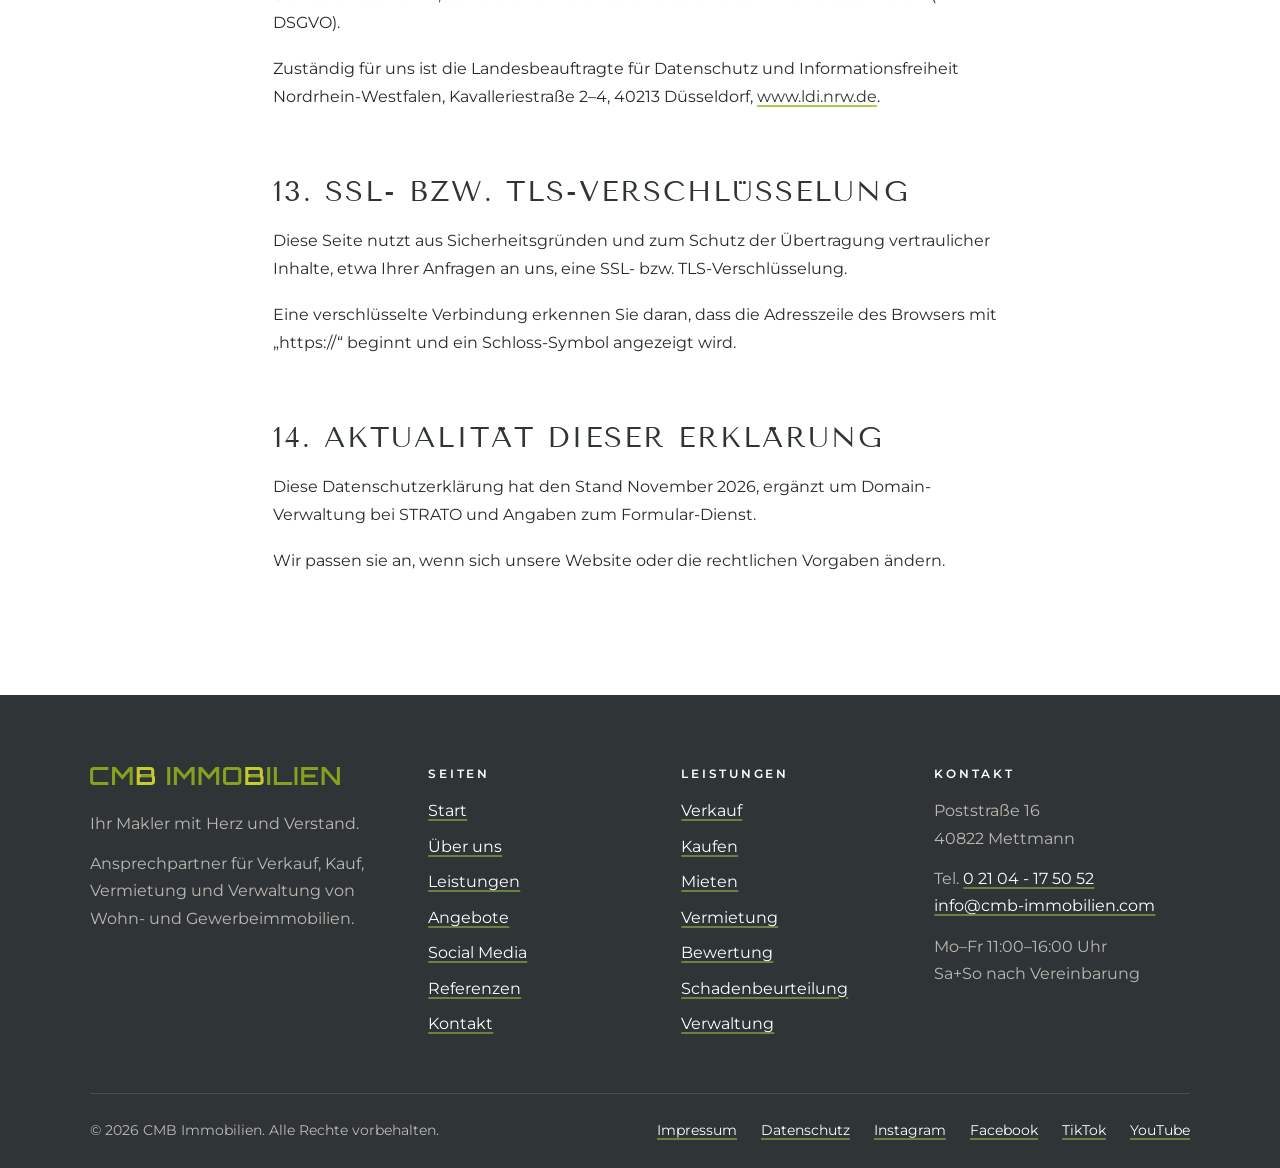
<file: datenschutz.html>
<!DOCTYPE html>
<html lang="de">
<head>
  <meta charset="utf-8">
  <meta name="viewport" content="width=device-width, initial-scale=1">
  <title>Datenschutz | CMB Immobilien Mettmann</title>
  <meta name="description" content="Datenschutzerklärung von CMB Immobilien, Mettmann, nach DSGVO und TDDDG.">
  <meta name="theme-color" content="#ffffff">
  <meta property="og:type" content="website">
  <meta property="og:locale" content="de_DE">
  <meta property="og:site_name" content="CMB Immobilien">
  <meta property="og:title" content="Datenschutz | CMB Immobilien Mettmann">
  <meta property="og:description" content="Datenschutzerklärung von CMB Immobilien, Mettmann, nach DSGVO und TDDDG.">
  <link rel="icon" href="assets/img/favicon.svg" type="image/svg+xml">
  <link rel="preload" href="assets/fonts/tenor-sans-latin-400-normal.woff2" as="font" type="font/woff2" crossorigin>
  <link rel="preload" href="assets/fonts/montserrat-latin-wght-normal.woff2" as="font" type="font/woff2" crossorigin>
  <link rel="stylesheet" href="assets/css/style.css">

  <link rel="stylesheet" href="assets/css/theme-light.css">
</head>
<body>
<a class="skip-link" href="#inhalt">Zum Inhalt springen</a>
<header class="site-header">
  <div class="wrap">
    <a class="logo logo--bild" href="index.html" aria-label="CMB Immobilien, zur Startseite"><img class="logo-img" src="assets/img/logo-cmb.svg" alt="CMB Immobilien" width="982" height="72"></a>
    <button class="nav-toggle" type="button" aria-controls="hauptmenue" aria-expanded="false" aria-label="Menü öffnen"><span></span></button>
    <nav class="nav" id="hauptmenue" aria-label="Hauptmenü">
      <ul>
        <li><a class="nav-link" href="index.html">Start</a></li>
        <li><a class="nav-link" href="ueber-uns.html">Über uns</a></li>
        <li><a class="nav-link" href="leistungen.html">Leistungen</a></li>
        <li><a class="nav-link" href="angebote.html">Angebote</a></li>
        <li><a class="nav-link" href="social-media.html">Social Media</a></li>
        <li><a class="nav-link" href="referenzen.html">Referenzen</a></li>
        <li><a class="nav-link" href="kontakt.html">Kontakt</a></li>
      </ul>
      <a class="btn btn--primary" href="kontakt.html?anliegen=Bewertung">Bewertung anfragen</a>
    </nav>
  </div>
</header>
<main id="inhalt">
<section class="page-hero">
  <div class="wrap"><h1>Datenschutz&shy;erklärung</h1></div>
</section>
<section class="section">
  <div class="wrap legal">
    <h2 style="margin-top:0">1. Datenschutz auf einen Blick</h2>
    <p>Mit dieser Datenschutzerklärung informieren wir Sie nach Art. 13 und 14 der Datenschutz-Grundverordnung (DSGVO), dem Bundesdatenschutzgesetz (BDSG) und dem Telekommunikation-Digitale-Dienste-Datenschutz-Gesetz (TDDDG) darüber, welche personenbezogenen Daten beim Besuch dieser Website und bei der Kontaktaufnahme verarbeitet werden.</p><p>Personenbezogene Daten sind alle Daten, mit denen Sie persönlich identifiziert werden können.</p>

    <h2>2. Verantwortliche Stelle</h2>
    <p>Ilona Tatura<br>CMB Immobilien<br>Poststraße 16<br>40822 Mettmann<br>
    Telefon: <a href="tel:+492104175052">02104 - 175052</a><br>
    E-Mail: <a href="mailto:info@cmb-immobilien.com">info@cmb-immobilien.com</a></p>
    <p>Verantwortliche Stelle ist die natürliche oder juristische Person, die allein oder gemeinsam mit anderen über die Zwecke und Mittel der Verarbeitung von personenbezogenen Daten entscheidet.</p>

    <h2>3. Hosting und Server-Logfiles</h2>
    <p>Diese Website wird bei GitHub Pages gehostet (Anbieter: GitHub Inc., 88 Colin P. Kelly Jr.</p><p>Street, San Francisco, CA 94107, USA; für den EWR GitHub B.V.).</p><p>Beim Aufruf der Seiten verarbeitet der Hoster technisch notwendige Daten, insbesondere die IP-Adresse, Datum und Uhrzeit des Zugriffs, die aufgerufene Seite, die übertragene Datenmenge sowie Browser- und Betriebssysteminformationen.</p><p>Das ist erforderlich, um die Seiten auszuliefern und den sicheren Betrieb zu gewährleisten.</p><p>Rechtsgrundlage ist Art. 6 Abs. 1 lit. f DSGVO (berechtigtes Interesse an einer sicheren und effizienten Bereitstellung der Website).</p>
    <p>Eine Übermittlung in die USA ist möglich.</p><p>GitHub ist nach unserem Kenntnisstand unter dem EU-US Data Privacy Framework zertifiziert; ergänzend bestehen Standardvertragsklauseln der EU-Kommission (Art. 46 DSGVO).</p><p>Mit dem Hoster besteht ein Vertrag zur Auftragsverarbeitung, soweit erforderlich.</p>
    <p>Die Domain cmb-immobilien.com ist bei der STRATO AG (Otto-Ostrowski-Straße 7, 10249 Berlin) registriert.</p><p>Soweit die Namensauflösung (DNS) der Domain über Server der STRATO AG läuft, kann dort Ihre IP-Adresse technisch verarbeitet werden, wenn Ihr Browser die Adresse der Website abfragt.</p><p>Rechtsgrundlage ist Art. 6 Abs. 1 lit. f DSGVO (berechtigtes Interesse an einer funktionierenden Erreichbarkeit der Website).</p>

    <h2>4. Kontaktformulare</h2>
    <p>Auf dieser Website stehen mehrere Formulare bereit: das allgemeine Kontaktformular sowie die Formulare zum Verkaufen und zum Vermieten einer Immobilie und zur Schadensbeurteilung.</p><p>Dort verarbeiten wir die Angaben, die Sie eintragen, zum Beispiel Name, E-Mail-Adresse, Telefonnummer, Anliegen und Nachricht sowie bei Verkaufs- und Vermietungsanfragen Angaben zur Immobilie (Art, Lage, Größe, Zimmerzahl, Preisvorstellung, gewünschter Zeitrahmen und vergleichbare Informationen).</p>
    <p>Wir verwenden diese Daten ausschließlich, um Ihre Anfrage zu bearbeiten und Sie zurückzurufen oder Ihnen zu antworten.</p><p>Rechtsgrundlage ist Art. 6 Abs. 1 lit. b DSGVO, soweit Ihre Anfrage mit der Durchführung vorvertraglicher Maßnahmen oder eines Vertrags zusammenhängt, sonst Art. 6 Abs. 1 lit. f DSGVO (berechtigtes Interesse an der Bearbeitung von Anfragen).</p><p>Angaben, die als freiwillig gekennzeichnet sind, machen Sie freiwillig.</p>
    <p>Die Formulardaten werden über den Dienst Web3Forms (betrieben von Web3Creative, nach eigenen Angaben des Anbieters aus Indien) entgegengenommen und per E-Mail an uns weitergeleitet.</p><p>Dabei werden die Formularinhalte sowie technische Verbindungsdaten wie die IP-Adresse über die Server des Dienstes geleitet.</p><p>Der Anbieter setzt nach eigenen Angaben unter anderem Amazon Web Services, Cloudflare und Hetzner sowie Spam-Filterdienste ein und speichert Übermittlungsdaten bis zu drei Jahre.</p><p>Mit dem Anbieter besteht ein Vertrag zur Auftragsverarbeitung; für die Übermittlung in Länder außerhalb des EWR gelten die Standardvertragsklauseln der EU-Kommission (Art. 46 DSGVO).</p><p>Wir setzen den Dienst nur ein, um die Formulare technisch zu betreiben und eine zuverlässige Zustellung sicherzustellen (Art. 6 Abs. 1 lit. f DSGVO).</p><p>Wenn Sie das nicht möchten, können Sie uns stattdessen telefonisch oder per E-Mail kontaktieren.</p>
    <p>Beim Formular zur Schadensbeurteilung können Sie bis zu fünf Fotos hochladen.</p><p>Diese werden mit Ihrer Anfrage über denselben Dienst an uns übermittelt.</p><p>Bitte laden Sie nur Fotos hoch, auf denen keine Personen erkennbar sind.</p><p>Die Fotos nutzen wir ausschließlich zur Beurteilung des Schadens und zur Beantwortung Ihrer Anfrage.</p><p>Ihre Angaben im Formular senden Sie freiwillig; mit dem Absenden nehmen Sie diese Datenschutzerklärung zur Kenntnis.</p>
    <p>Wir löschen Ihre Angaben, sobald Ihre Anfrage erledigt ist und keine gesetzlichen Aufbewahrungspflichten entgegenstehen.</p><p>Kommt ein Vertrag zustande, gelten die handels- und steuerrechtlichen Aufbewahrungsfristen (in der Regel sechs bis zehn Jahre).</p>

    <h2>5. Kontakt per E-Mail oder Telefon</h2>
    <p>Wenn Sie uns per E-Mail oder Telefon kontaktieren, speichern und verarbeiten wir Ihre Angaben (zum Beispiel Name, Kontaktdaten und den Inhalt Ihrer Anfrage) zur Bearbeitung Ihres Anliegens und für mögliche Anschlussfragen.</p><p>Rechtsgrundlage ist Art. 6 Abs. 1 lit. b oder lit. f DSGVO.</p><p>Wir geben diese Daten nicht ohne Ihre Einwilligung weiter, es sei denn, das ist zur Erfüllung Ihres Auftrags erforderlich, zum Beispiel an Vertragspartner eines vermittelten Objekts.</p>

    <h2>6. Keine Cookies, kein Tracking, keine Analysedienste</h2>
    <p>Diese Website setzt selbst keine Cookies und verwendet keine Analyse-, Tracking- oder Werbedienste.</p><p>Die verwendeten Schriftarten werden von unserem eigenen Server geladen, es wird keine Verbindung zu Google Fonts oder ähnlichen Diensten aufgebaut.</p><p>Da wir keine Informationen auf Ihrem Endgerät speichern oder auslesen, die dafür nicht unbedingt erforderlich sind, ist nach § 25 TDDDG keine Einwilligung (Cookie-Banner) erforderlich.</p>

    <h2>7. Externe Links</h2>
    <p>Diese Website enthält Links zu Angeboten Dritter, zum Beispiel zu Immowelt, Instagram, Facebook, TikTok, YouTube und Google Maps.</p><p>Die Vorschaubilder der Immobilienangebote liegen, soweit vorhanden, auf unserem eigenen Server.</p><p>Fehlt ein Bild dort, laden wir es nicht automatisch, sondern erst, nachdem Sie auf der Seite „Angebote“ auf „Bilder von immowelt anzeigen“ geklickt und damit zugestimmt haben (Art. 6 Abs. 1 lit. a DSGVO).</p><p>Dann ruft Ihr Browser die Bilder direkt bei immowelt ab (AVIV Germany GmbH, Ostendstraße 113, 90482 Nürnberg).</p><p>Dabei wird Ihre IP-Adresse an immowelt übermittelt, und es gelten die Nutzungsbedingungen und die Datenschutzerklärung von immowelt.</p><p>Sie können Ihre Zustimmung widerrufen, indem Sie die Seite neu laden oder schließen; Bilder, die Sie bereits abgerufen haben, lassen sich nicht zurückholen.</p><p>Erst wenn Sie einen solchen Link anklicken, verlassen Sie unsere Website.</p><p>Ab diesem Zeitpunkt verarbeitet der jeweilige Anbieter Ihre Daten nach seinen eigenen Datenschutzbestimmungen, auf die wir keinen Einfluss haben.</p>

    <h2>8. Empfänger Ihrer Daten</h2>
    <p>Empfänger Ihrer Daten sind neben uns nur die oben genannten technischen Dienstleister (Hoster, Formular-Dienst) sowie, soweit zur Erfüllung Ihres Auftrags erforderlich, Vertragspartner und Dienstleister wie Notare oder Finanzierer.</p><p>Eine darüber hinausgehende Weitergabe an Dritte findet nicht statt, es sei denn, wir sind gesetzlich dazu verpflichtet.</p>

    <h2>9. Speicherdauer</h2>
    <p>Wir speichern Ihre personenbezogenen Daten nur so lange, wie es für die genannten Zwecke erforderlich ist oder gesetzliche Aufbewahrungsfristen es verlangen.</p><p>Danach werden sie gelöscht oder gesperrt.</p>

    <h2>10. Ihre Rechte</h2>
    <p>Sie haben jederzeit das Recht:</p>
    <ul>
      <li>auf Auskunft über Ihre bei uns gespeicherten Daten (Art. 15 DSGVO),</li>
      <li>auf Berichtigung unrichtiger Daten (Art. 16 DSGVO),</li>
      <li>auf Löschung Ihrer Daten (Art. 17 DSGVO),</li>
      <li>auf Einschränkung der Verarbeitung (Art. 18 DSGVO),</li>
      <li>auf Datenübertragbarkeit (Art. 20 DSGVO),</li>
      <li>auf Widerruf einer erteilten Einwilligung mit Wirkung für die Zukunft (Art. 7 Abs. 3 DSGVO).</li>
    </ul>
    <p>Wenden Sie sich dazu an die oben genannte Adresse oder E-Mail.</p>

    <h2>11. Widerspruchsrecht</h2>
    <p><strong>Soweit wir Daten auf Grundlage von Art. 6 Abs. 1 lit. f DSGVO verarbeiten, haben Sie das Recht, aus Gründen, die sich aus Ihrer besonderen Situation ergeben, jederzeit Widerspruch gegen die Verarbeitung einzulegen (Art. 21 DSGVO).</strong></p><p><strong>Wir verarbeiten die Daten dann nicht mehr, es sei denn, wir können zwingende schutzwürdige Gründe nachweisen, die Ihre Interessen überwiegen, oder die Verarbeitung dient der Geltendmachung, Ausübung oder Verteidigung von Rechtsansprüchen.</strong></p>

    <h2>12. Beschwerderecht bei der Aufsichtsbehörde</h2>
    <p>Sie haben das Recht, sich bei einer Datenschutzaufsichtsbehörde zu beschweren (Art. 77 DSGVO).</p><p>Zuständig für uns ist die Landesbeauftragte für Datenschutz und Informationsfreiheit Nordrhein-Westfalen, Kavalleriestraße 2–4, 40213 Düsseldorf, <a href="https://www.ldi.nrw.de" rel="noopener" target="_blank">www.ldi.nrw.de</a>.</p>

    <h2>13. SSL- bzw. TLS-Verschlüsselung</h2>
    <p>Diese Seite nutzt aus Sicherheitsgründen und zum Schutz der Übertragung vertraulicher Inhalte, etwa Ihrer Anfragen an uns, eine SSL- bzw. TLS-Verschlüsselung.</p><p>Eine verschlüsselte Verbindung erkennen Sie daran, dass die Adresszeile des Browsers mit „https://“ beginnt und ein Schloss-Symbol angezeigt wird.</p>

    <h2>14. Aktualität dieser Erklärung</h2>
    <p>Diese Datenschutzerklärung hat den Stand November 2026, ergänzt um Domain-Verwaltung bei STRATO und Angaben zum Formular-Dienst.</p><p>Wir passen sie an, wenn sich unsere Website oder die rechtlichen Vorgaben ändern.</p>
  </div>
</section>
</main>
<footer class="site-footer">
  <div class="wrap">
    <div class="footer-grid">
      <div class="footer-brand">
        <a class="logo logo--bild" href="index.html" aria-label="CMB Immobilien, zur Startseite"><img class="logo-img" src="assets/img/logo-cmb.svg" alt="CMB Immobilien" width="982" height="72"></a>
        <p>Ihr Makler mit Herz und Verstand.</p><p>Ansprechpartner für Verkauf, Kauf, Vermietung und Verwaltung von Wohn- und Gewerbeimmobilien.</p>
      </div>
      <div>
        <h2>Seiten</h2>
        <ul>
          <li><a href="index.html">Start</a></li>
          <li><a href="ueber-uns.html">Über uns</a></li>
          <li><a href="leistungen.html">Leistungen</a></li>
          <li><a href="angebote.html">Angebote</a></li>
          <li><a href="social-media.html">Social Media</a></li>
          <li><a href="referenzen.html">Referenzen</a></li>
          <li><a href="kontakt.html">Kontakt</a></li>
        </ul>
      </div>
      <div>
        <h2>Leistungen</h2>
        <ul>
          <li><a href="verkaufen.html">Verkauf</a></li>
          <li><a href="angebote.html?art=kauf">Kaufen</a></li>
          <li><a href="angebote.html?art=miete">Mieten</a></li>
          <li><a href="vermieten.html">Vermietung</a></li>
          <li><a href="leistungen.html#bewertung">Bewertung</a></li>
          <li><a href="schadenbeurteilung.html">Schadenbeurteilung</a></li>
          <li><a href="leistungen.html#verwaltung">Verwaltung</a></li>
        </ul>
      </div>
      <div>
        <h2>Kontakt</h2>
        <p>Poststraße 16<br>40822 Mettmann</p>
        <p>Tel. <a href="tel:+492104175052">0 21 04 - 17 50 52</a><br>
        <a href="mailto:info@cmb-immobilien.com">info@cmb-immobilien.com</a></p>
        <p>Mo–Fr 11:00–16:00 Uhr<br>Sa+So nach Vereinbarung</p>
      </div>
    </div>
    <div class="footer-bottom">
      <span>© <span id="jahr">2026</span> CMB Immobilien. Alle Rechte vorbehalten.</span>
      <ul>
        <li><a href="impressum.html">Impressum</a></li>
        <li><a href="datenschutz.html">Datenschutz</a></li>
        <li><a href="https://www.instagram.com/cmb_immobilien/" target="_blank" rel="noopener">Instagram</a></li>
        <li><a href="https://www.facebook.com/cmbimmobilien/" target="_blank" rel="noopener">Facebook</a></li>
        <li><a href="https://www.tiktok.com/@cmbimmobilien" target="_blank" rel="noopener">TikTok</a></li>
        <li><a href="https://www.youtube.com/@CMB-Immobilien.Mettmann" target="_blank" rel="noopener">YouTube</a></li>
      </ul>
    </div>
  </div>
</footer>
<script src="assets/js/main.js" defer></script>

</body>
</html>
</file>
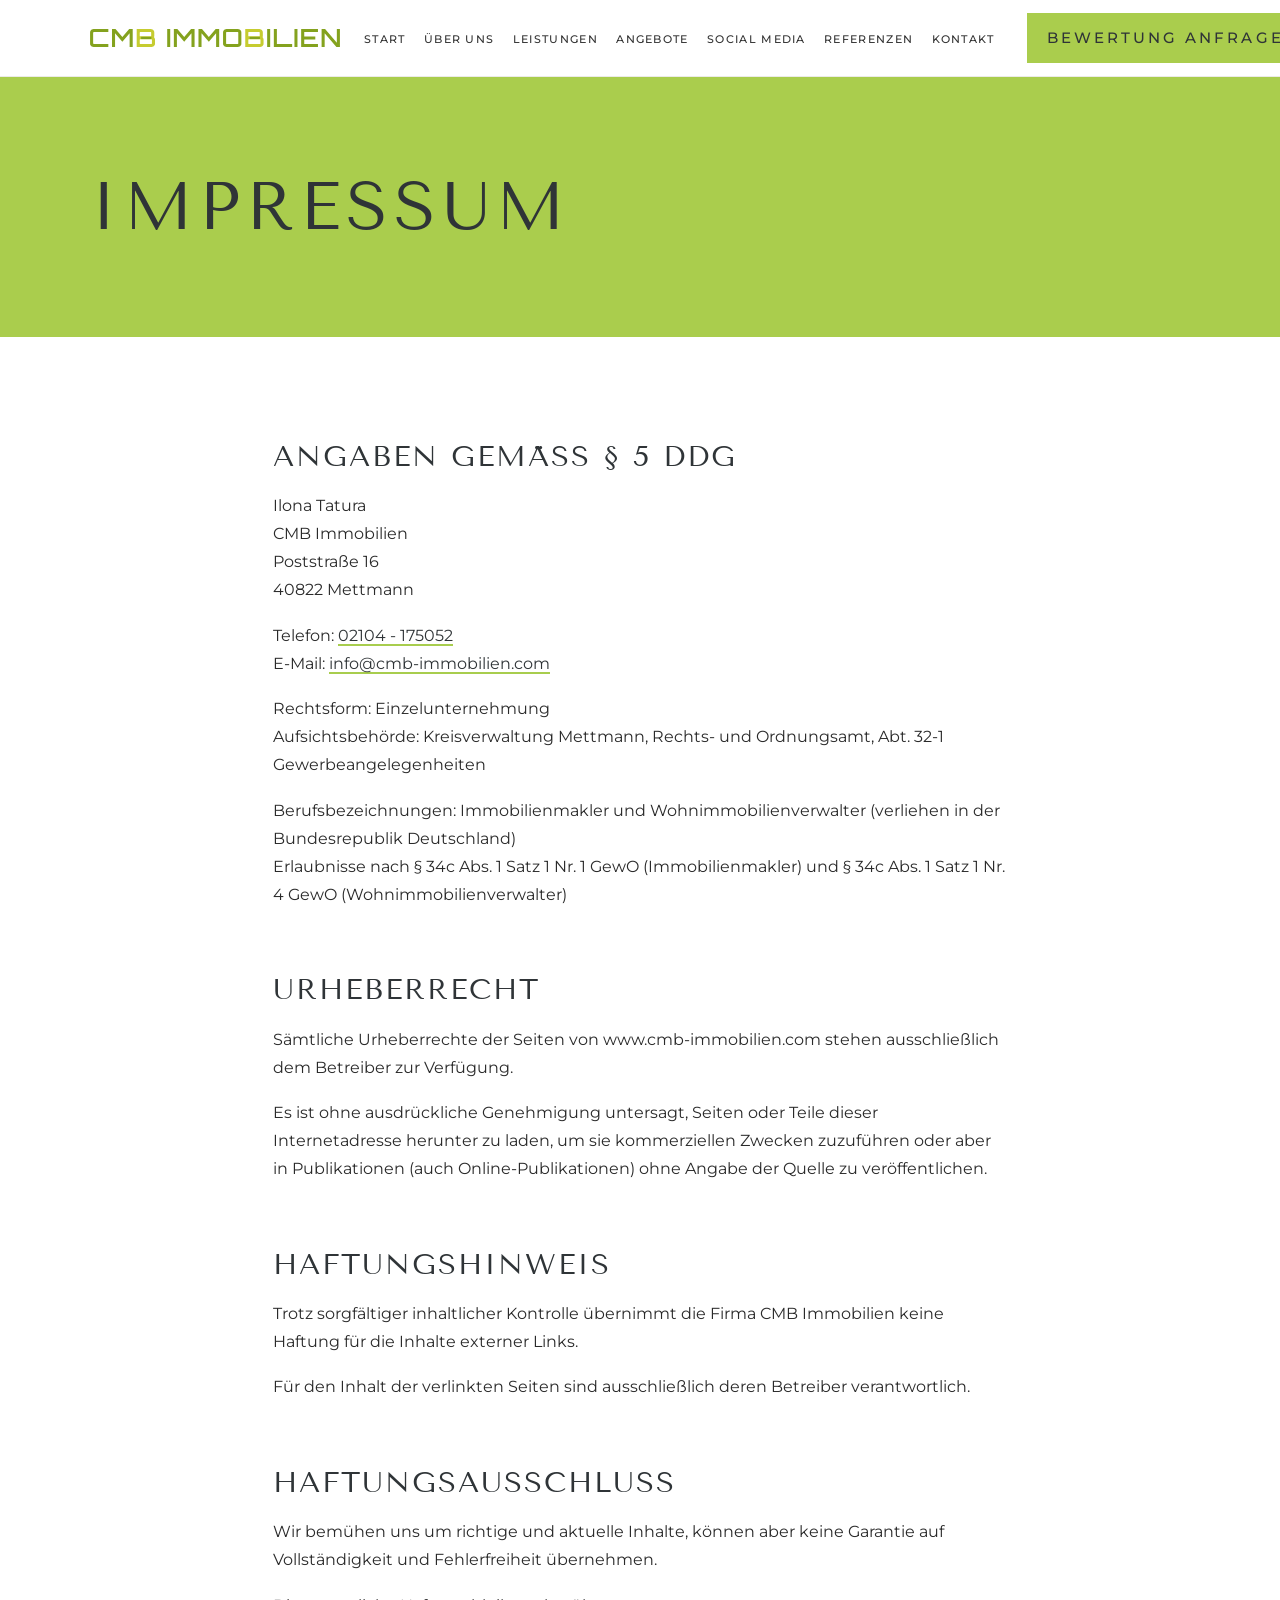
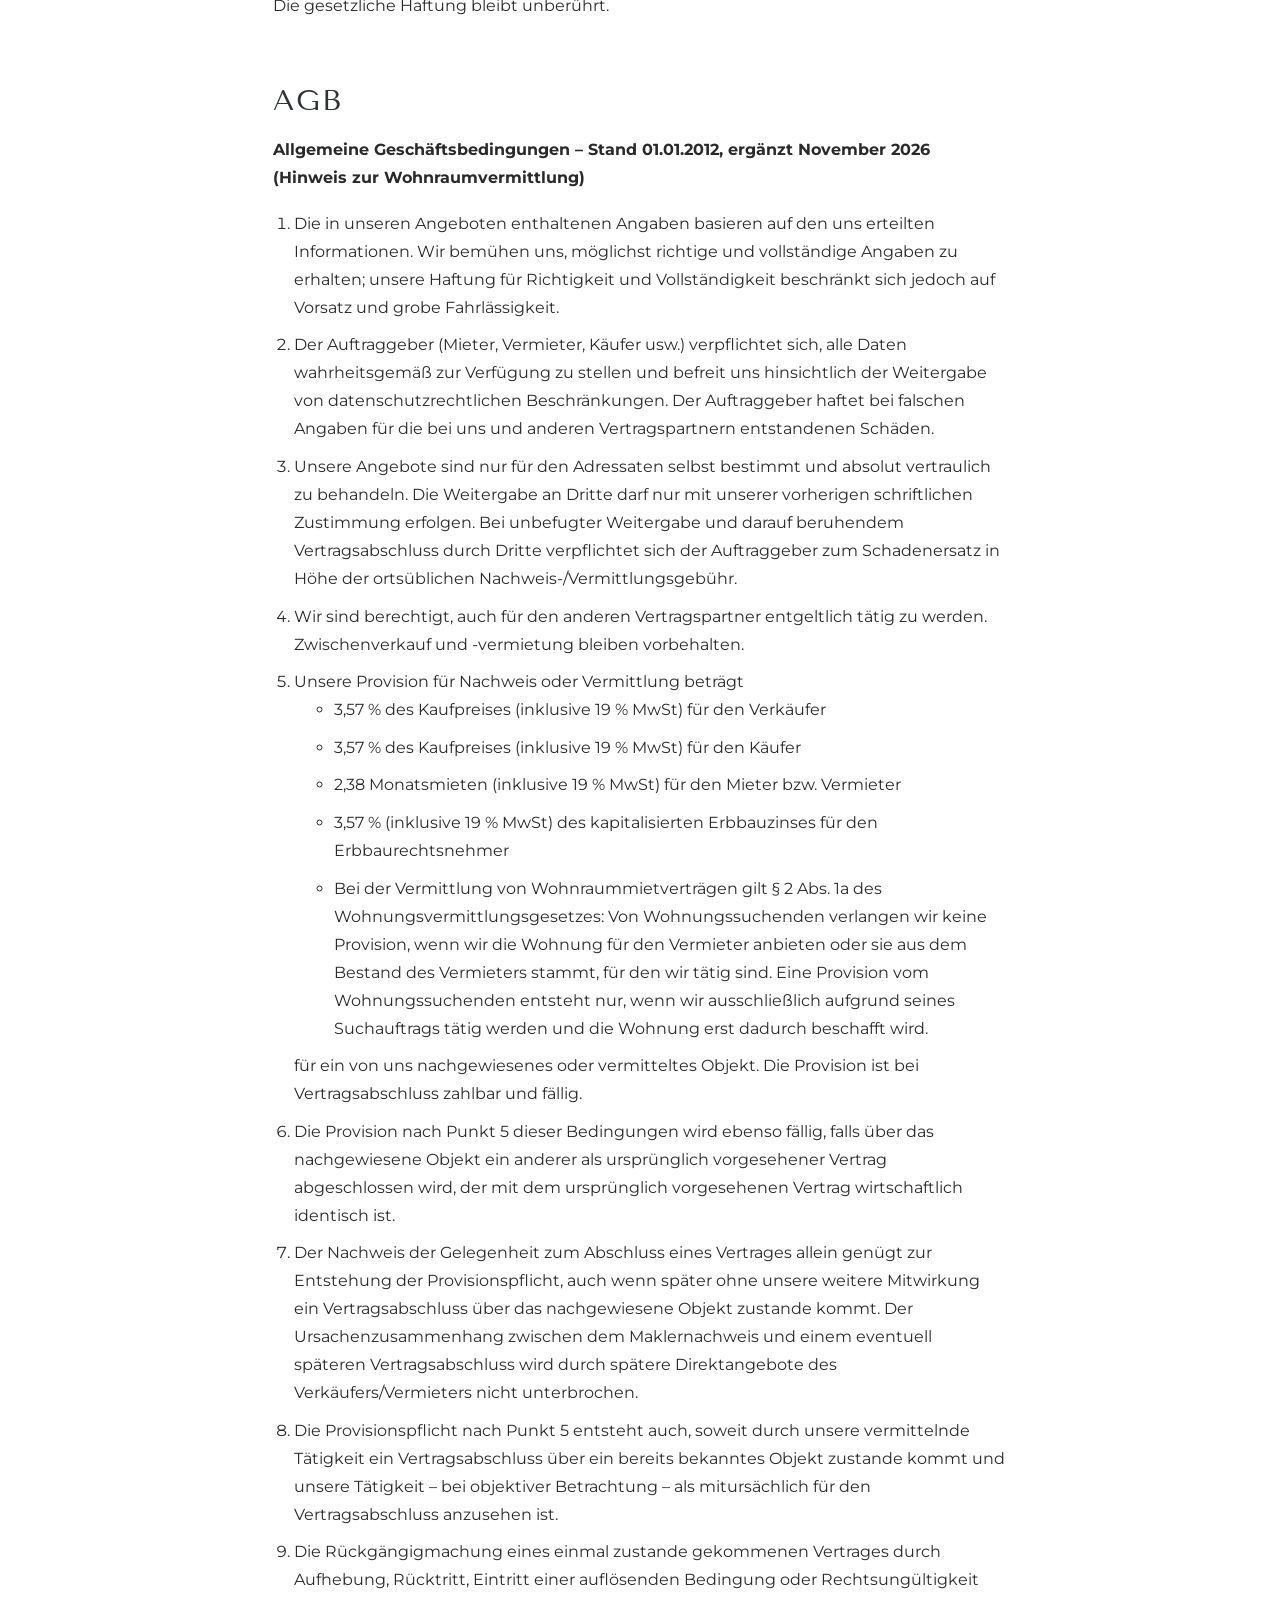
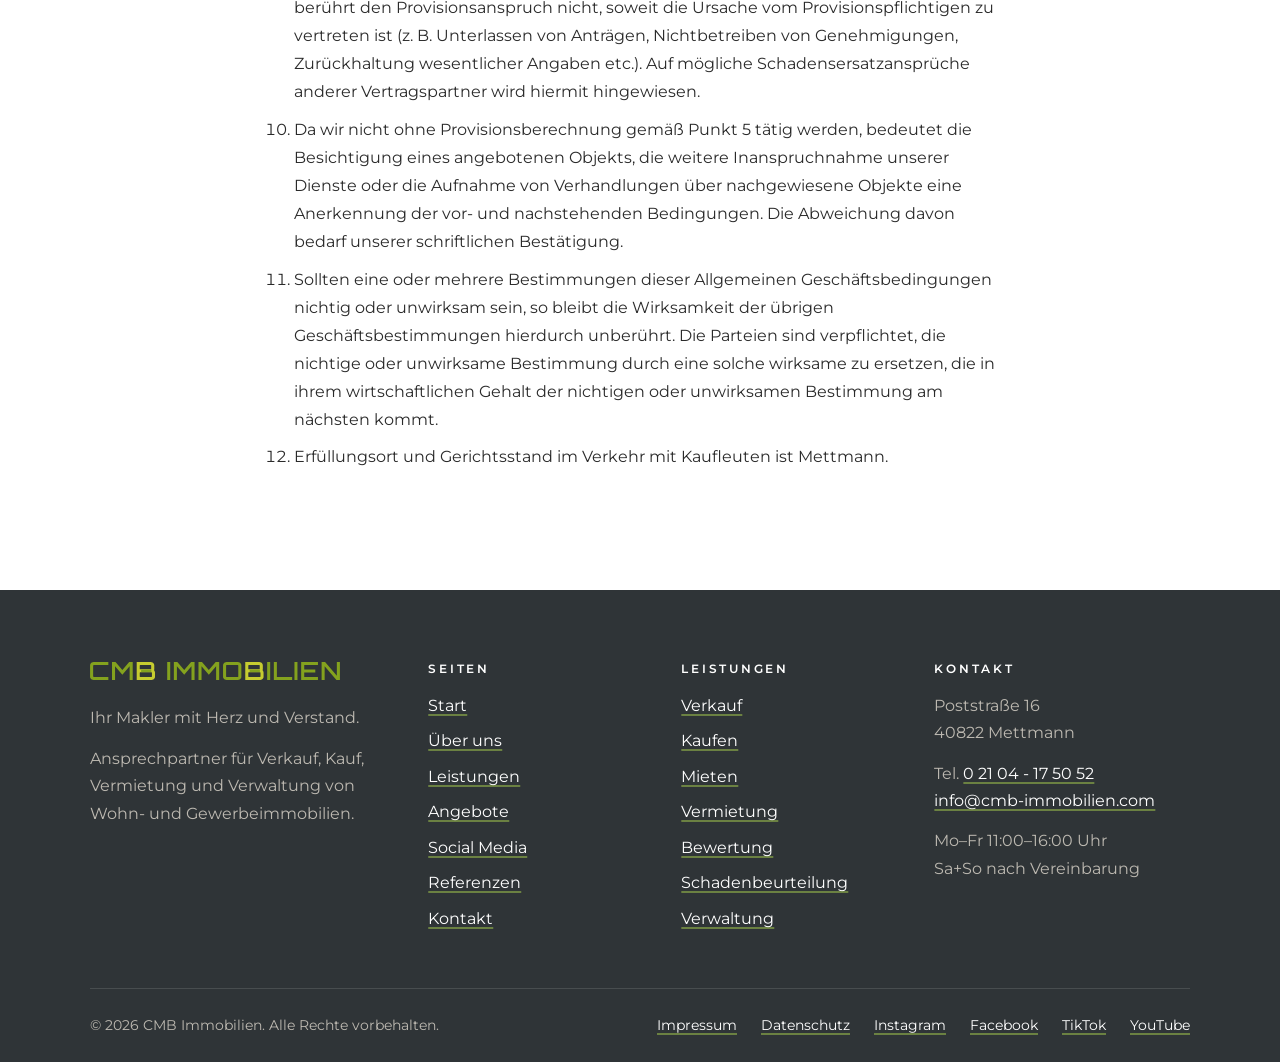
<file: impressum.html>
<!DOCTYPE html>
<html lang="de">
<head>
  <meta charset="utf-8">
  <meta name="viewport" content="width=device-width, initial-scale=1">
  <title>Impressum | CMB Immobilien Mettmann</title>
  <meta name="description" content="Impressum und AGB von CMB Immobilien, Inhaberin Ilona Tatura, Poststraße 16, 40822 Mettmann.">
  <meta name="theme-color" content="#ffffff">
  <meta property="og:type" content="website">
  <meta property="og:locale" content="de_DE">
  <meta property="og:site_name" content="CMB Immobilien">
  <meta property="og:title" content="Impressum | CMB Immobilien Mettmann">
  <meta property="og:description" content="Impressum und AGB von CMB Immobilien, Inhaberin Ilona Tatura, Poststraße 16, 40822 Mettmann.">
  <link rel="icon" href="assets/img/favicon.svg" type="image/svg+xml">
  <link rel="preload" href="assets/fonts/tenor-sans-latin-400-normal.woff2" as="font" type="font/woff2" crossorigin>
  <link rel="preload" href="assets/fonts/montserrat-latin-wght-normal.woff2" as="font" type="font/woff2" crossorigin>
  <link rel="stylesheet" href="assets/css/style.css">

  <link rel="stylesheet" href="assets/css/theme-light.css">
</head>
<body>
<a class="skip-link" href="#inhalt">Zum Inhalt springen</a>
<header class="site-header">
  <div class="wrap">
    <a class="logo logo--bild" href="index.html" aria-label="CMB Immobilien, zur Startseite"><img class="logo-img" src="assets/img/logo-cmb.svg" alt="CMB Immobilien" width="982" height="72"></a>
    <button class="nav-toggle" type="button" aria-controls="hauptmenue" aria-expanded="false" aria-label="Menü öffnen"><span></span></button>
    <nav class="nav" id="hauptmenue" aria-label="Hauptmenü">
      <ul>
        <li><a class="nav-link" href="index.html">Start</a></li>
        <li><a class="nav-link" href="ueber-uns.html">Über uns</a></li>
        <li><a class="nav-link" href="leistungen.html">Leistungen</a></li>
        <li><a class="nav-link" href="angebote.html">Angebote</a></li>
        <li><a class="nav-link" href="social-media.html">Social Media</a></li>
        <li><a class="nav-link" href="referenzen.html">Referenzen</a></li>
        <li><a class="nav-link" href="kontakt.html">Kontakt</a></li>
      </ul>
      <a class="btn btn--primary" href="kontakt.html?anliegen=Bewertung">Bewertung anfragen</a>
    </nav>
  </div>
</header>
<main id="inhalt">
<section class="page-hero">
  <div class="wrap"><h1>Impressum</h1></div>
</section>
<section class="section">
  <div class="wrap legal">
    <h2 style="margin-top:0">Angaben gemäß § 5 DDG</h2>
    <p>Ilona Tatura<br>CMB Immobilien<br>Poststraße 16<br>40822 Mettmann</p>
    <p>Telefon: <a href="tel:+492104175052">02104 - 175052</a><br>
    E-Mail: <a href="mailto:info@cmb-immobilien.com">info@cmb-immobilien.com</a></p>
    <p>Rechtsform: Einzelunternehmung<br>
    Aufsichtsbehörde: Kreisverwaltung Mettmann, Rechts- und Ordnungsamt, Abt. 32-1 Gewerbeangelegenheiten</p>
    <p>Berufsbezeichnungen: Immobilienmakler und Wohnimmobilienverwalter (verliehen in der Bundesrepublik Deutschland)<br>
    Erlaubnisse nach § 34c Abs. 1 Satz 1 Nr. 1 GewO (Immobilienmakler) und § 34c Abs. 1 Satz 1 Nr. 4 GewO (Wohnimmobilienverwalter)</p>
    <!-- Nur eintragen, falls vorhanden: <p>Umsatzsteuer-Identifikationsnummer nach § 27a UStG: [USt-IdNr.]</p> -->

    <h2>Urheberrecht</h2>
    <p>Sämtliche Urheberrechte der Seiten von www.cmb-immobilien.com stehen ausschließlich dem Betreiber zur Verfügung.</p><p>Es ist ohne ausdrückliche Genehmigung untersagt, Seiten oder Teile dieser Internetadresse herunter zu laden, um sie kommerziellen Zwecken zuzuführen oder aber in Publikationen (auch Online-Publikationen) ohne Angabe der Quelle zu veröffentlichen.</p>

    <h2>Haftungshinweis</h2>
    <p>Trotz sorgfältiger inhaltlicher Kontrolle übernimmt die Firma CMB Immobilien keine Haftung für die Inhalte externer Links.</p><p>Für den Inhalt der verlinkten Seiten sind ausschließlich deren Betreiber verantwortlich.</p>

    <h2>Haftungsausschluss</h2>
    <p>Wir bemühen uns um richtige und aktuelle Inhalte, können aber keine Garantie auf Vollständigkeit und Fehlerfreiheit übernehmen.</p><p>Die gesetzliche Haftung bleibt unberührt.</p>

    <h2 id="agb">AGB</h2>
    <p><strong>Allgemeine Geschäftsbedingungen – Stand 01.01.2012, ergänzt November 2026 (Hinweis zur Wohnraumvermittlung)</strong></p>
    <ol>
      <li>Die in unseren Angeboten enthaltenen Angaben basieren auf den uns erteilten Informationen. Wir bemühen uns, möglichst richtige und vollständige Angaben zu erhalten; unsere Haftung für Richtigkeit und Vollständigkeit beschränkt sich jedoch auf Vorsatz und grobe Fahrlässigkeit.</li>
      <li>Der Auftraggeber (Mieter, Vermieter, Käufer usw.) verpflichtet sich, alle Daten wahrheitsgemäß zur Verfügung zu stellen und befreit uns hinsichtlich der Weitergabe von datenschutzrechtlichen Beschränkungen. Der Auftraggeber haftet bei falschen Angaben für die bei uns und anderen Vertragspartnern entstandenen Schäden.</li>
      <li>Unsere Angebote sind nur für den Adressaten selbst bestimmt und absolut vertraulich zu behandeln. Die Weitergabe an Dritte darf nur mit unserer vorherigen schriftlichen Zustimmung erfolgen. Bei unbefugter Weitergabe und darauf beruhendem Vertragsabschluss durch Dritte verpflichtet sich der Auftraggeber zum Schadenersatz in Höhe der ortsüblichen Nachweis-/Vermittlungsgebühr.</li>
      <li>Wir sind berechtigt, auch für den anderen Vertragspartner entgeltlich tätig zu werden. Zwischenverkauf und -vermietung bleiben vorbehalten.</li>
      <li>Unsere Provision für Nachweis oder Vermittlung beträgt
        <ul>
          <li>3,57 % des Kaufpreises (inklusive 19 % MwSt) für den Verkäufer</li>
          <li>3,57 % des Kaufpreises (inklusive 19 % MwSt) für den Käufer</li>
          <li>2,38 Monatsmieten (inklusive 19 % MwSt) für den Mieter bzw. Vermieter</li>
          <li>3,57 % (inklusive 19 % MwSt) des kapitalisierten Erbbauzinses für den Erbbaurechtsnehmer</li>
      <li>Bei der Vermittlung von Wohnraummietverträgen gilt § 2 Abs. 1a des Wohnungsvermittlungsgesetzes: Von Wohnungssuchenden verlangen wir keine Provision, wenn wir die Wohnung für den Vermieter anbieten oder sie aus dem Bestand des Vermieters stammt, für den wir tätig sind. Eine Provision vom Wohnungssuchenden entsteht nur, wenn wir ausschließlich aufgrund seines Suchauftrags tätig werden und die Wohnung erst dadurch beschafft wird.</li>
        </ul>
        für ein von uns nachgewiesenes oder vermitteltes Objekt. Die Provision ist bei Vertragsabschluss zahlbar und fällig.</li>
      <li>Die Provision nach Punkt 5 dieser Bedingungen wird ebenso fällig, falls über das nachgewiesene Objekt ein anderer als ursprünglich vorgesehener Vertrag abgeschlossen wird, der mit dem ursprünglich vorgesehenen Vertrag wirtschaftlich identisch ist.</li>
      <li>Der Nachweis der Gelegenheit zum Abschluss eines Vertrages allein genügt zur Entstehung der Provisionspflicht, auch wenn später ohne unsere weitere Mitwirkung ein Vertragsabschluss über das nachgewiesene Objekt zustande kommt. Der Ursachenzusammenhang zwischen dem Maklernachweis und einem eventuell späteren Vertragsabschluss wird durch spätere Direktangebote des Verkäufers/Vermieters nicht unterbrochen.</li>
      <li>Die Provisionspflicht nach Punkt 5 entsteht auch, soweit durch unsere vermittelnde Tätigkeit ein Vertragsabschluss über ein bereits bekanntes Objekt zustande kommt und unsere Tätigkeit – bei objektiver Betrachtung – als mitursächlich für den Vertragsabschluss anzusehen ist.</li>
      <li>Die Rückgängigmachung eines einmal zustande gekommenen Vertrages durch Aufhebung, Rücktritt, Eintritt einer auflösenden Bedingung oder Rechtsungültigkeit berührt den Provisionsanspruch nicht, soweit die Ursache vom Provisionspflichtigen zu vertreten ist (z. B. Unterlassen von Anträgen, Nichtbetreiben von Genehmigungen, Zurückhaltung wesentlicher Angaben etc.). Auf mögliche Schadensersatzansprüche anderer Vertragspartner wird hiermit hingewiesen.</li>
      <li>Da wir nicht ohne Provisionsberechnung gemäß Punkt 5 tätig werden, bedeutet die Besichtigung eines angebotenen Objekts, die weitere Inanspruchnahme unserer Dienste oder die Aufnahme von Verhandlungen über nachgewiesene Objekte eine Anerkennung der vor- und nachstehenden Bedingungen. Die Abweichung davon bedarf unserer schriftlichen Bestätigung.</li>
      <li>Sollten eine oder mehrere Bestimmungen dieser Allgemeinen Geschäftsbedingungen nichtig oder unwirksam sein, so bleibt die Wirksamkeit der übrigen Geschäftsbestimmungen hierdurch unberührt. Die Parteien sind verpflichtet, die nichtige oder unwirksame Bestimmung durch eine solche wirksame zu ersetzen, die in ihrem wirtschaftlichen Gehalt der nichtigen oder unwirksamen Bestimmung am nächsten kommt.</li>
      <li>Erfüllungsort und Gerichtsstand im Verkehr mit Kaufleuten ist Mettmann.</li>
    </ol>
  </div>
</section>
</main>
<footer class="site-footer">
  <div class="wrap">
    <div class="footer-grid">
      <div class="footer-brand">
        <a class="logo logo--bild" href="index.html" aria-label="CMB Immobilien, zur Startseite"><img class="logo-img" src="assets/img/logo-cmb.svg" alt="CMB Immobilien" width="982" height="72"></a>
        <p>Ihr Makler mit Herz und Verstand.</p><p>Ansprechpartner für Verkauf, Kauf, Vermietung und Verwaltung von Wohn- und Gewerbeimmobilien.</p>
      </div>
      <div>
        <h2>Seiten</h2>
        <ul>
          <li><a href="index.html">Start</a></li>
          <li><a href="ueber-uns.html">Über uns</a></li>
          <li><a href="leistungen.html">Leistungen</a></li>
          <li><a href="angebote.html">Angebote</a></li>
          <li><a href="social-media.html">Social Media</a></li>
          <li><a href="referenzen.html">Referenzen</a></li>
          <li><a href="kontakt.html">Kontakt</a></li>
        </ul>
      </div>
      <div>
        <h2>Leistungen</h2>
        <ul>
          <li><a href="verkaufen.html">Verkauf</a></li>
          <li><a href="angebote.html?art=kauf">Kaufen</a></li>
          <li><a href="angebote.html?art=miete">Mieten</a></li>
          <li><a href="vermieten.html">Vermietung</a></li>
          <li><a href="leistungen.html#bewertung">Bewertung</a></li>
          <li><a href="schadenbeurteilung.html">Schadenbeurteilung</a></li>
          <li><a href="leistungen.html#verwaltung">Verwaltung</a></li>
        </ul>
      </div>
      <div>
        <h2>Kontakt</h2>
        <p>Poststraße 16<br>40822 Mettmann</p>
        <p>Tel. <a href="tel:+492104175052">0 21 04 - 17 50 52</a><br>
        <a href="mailto:info@cmb-immobilien.com">info@cmb-immobilien.com</a></p>
        <p>Mo–Fr 11:00–16:00 Uhr<br>Sa+So nach Vereinbarung</p>
      </div>
    </div>
    <div class="footer-bottom">
      <span>© <span id="jahr">2026</span> CMB Immobilien. Alle Rechte vorbehalten.</span>
      <ul>
        <li><a href="impressum.html">Impressum</a></li>
        <li><a href="datenschutz.html">Datenschutz</a></li>
        <li><a href="https://www.instagram.com/cmb_immobilien/" target="_blank" rel="noopener">Instagram</a></li>
        <li><a href="https://www.facebook.com/cmbimmobilien/" target="_blank" rel="noopener">Facebook</a></li>
        <li><a href="https://www.tiktok.com/@cmbimmobilien" target="_blank" rel="noopener">TikTok</a></li>
        <li><a href="https://www.youtube.com/@CMB-Immobilien.Mettmann" target="_blank" rel="noopener">YouTube</a></li>
      </ul>
    </div>
  </div>
</footer>
<script src="assets/js/main.js" defer></script>

</body>
</html>
</file>
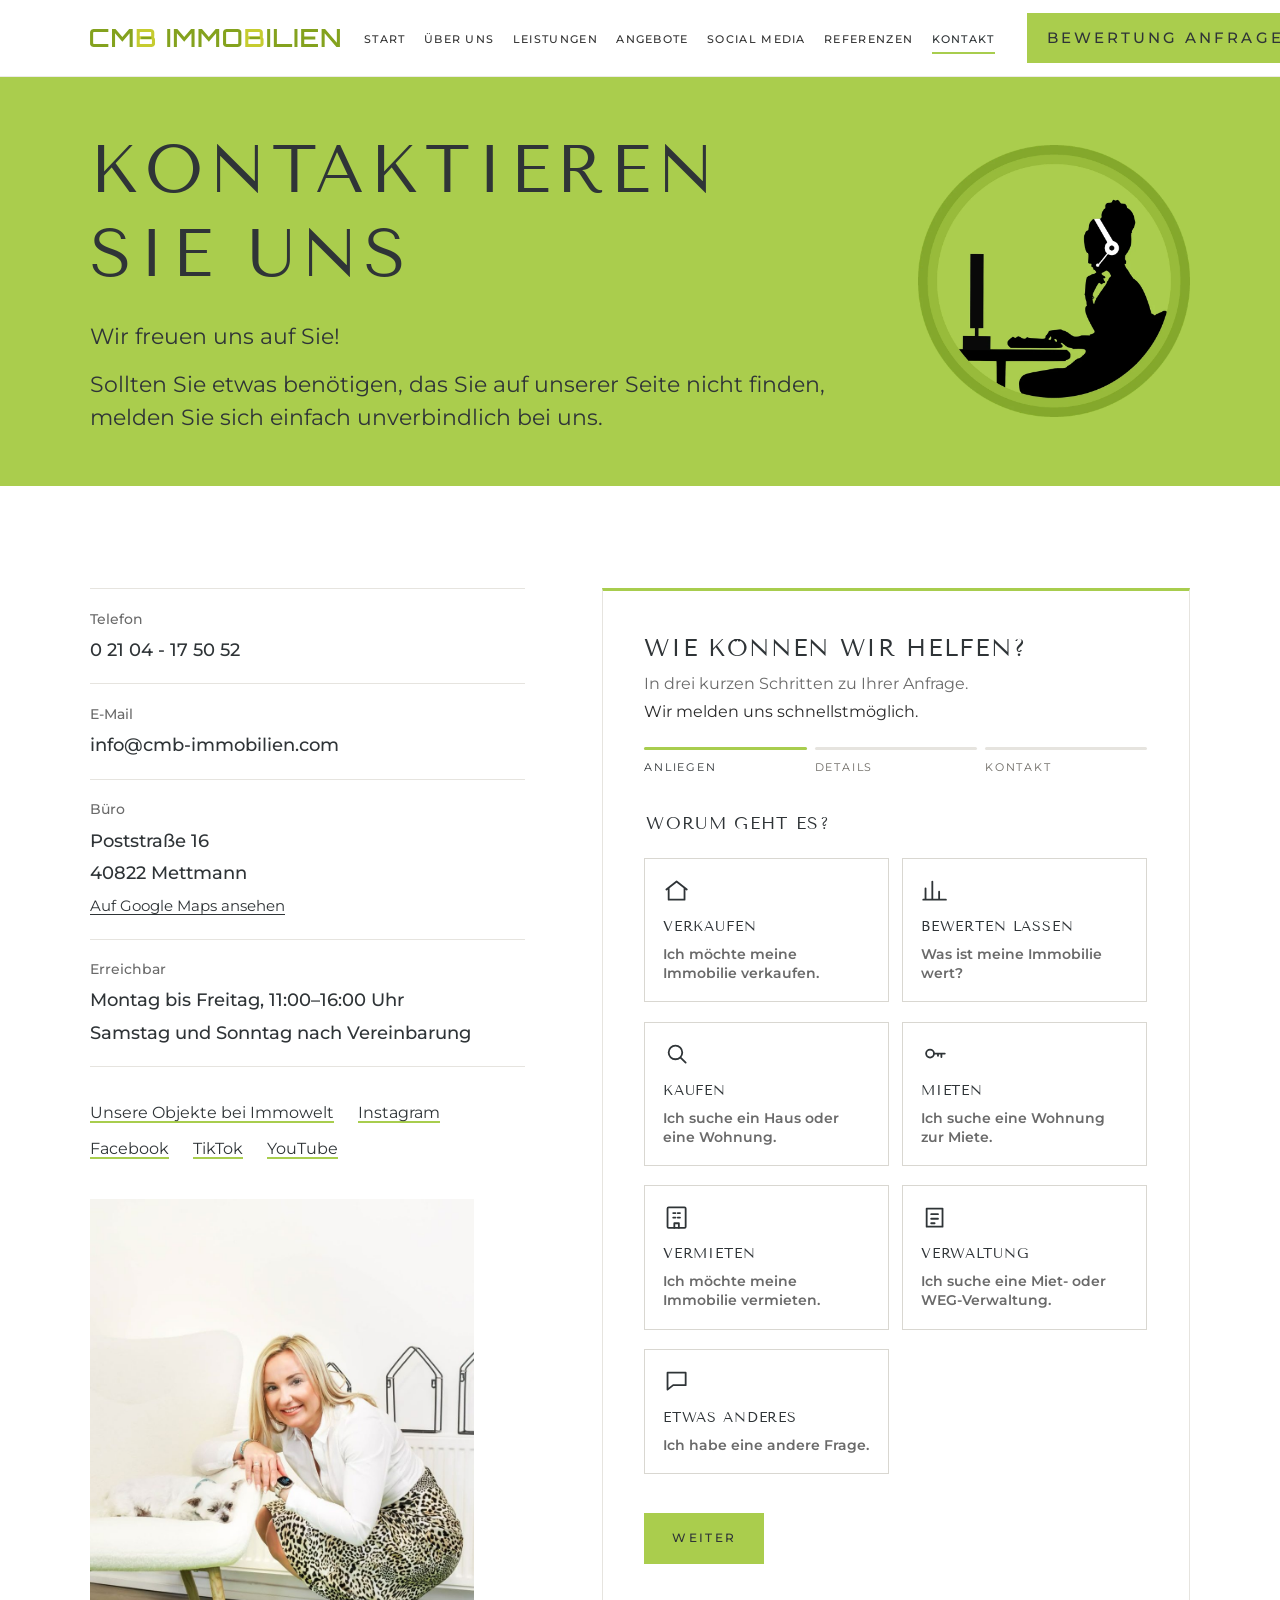
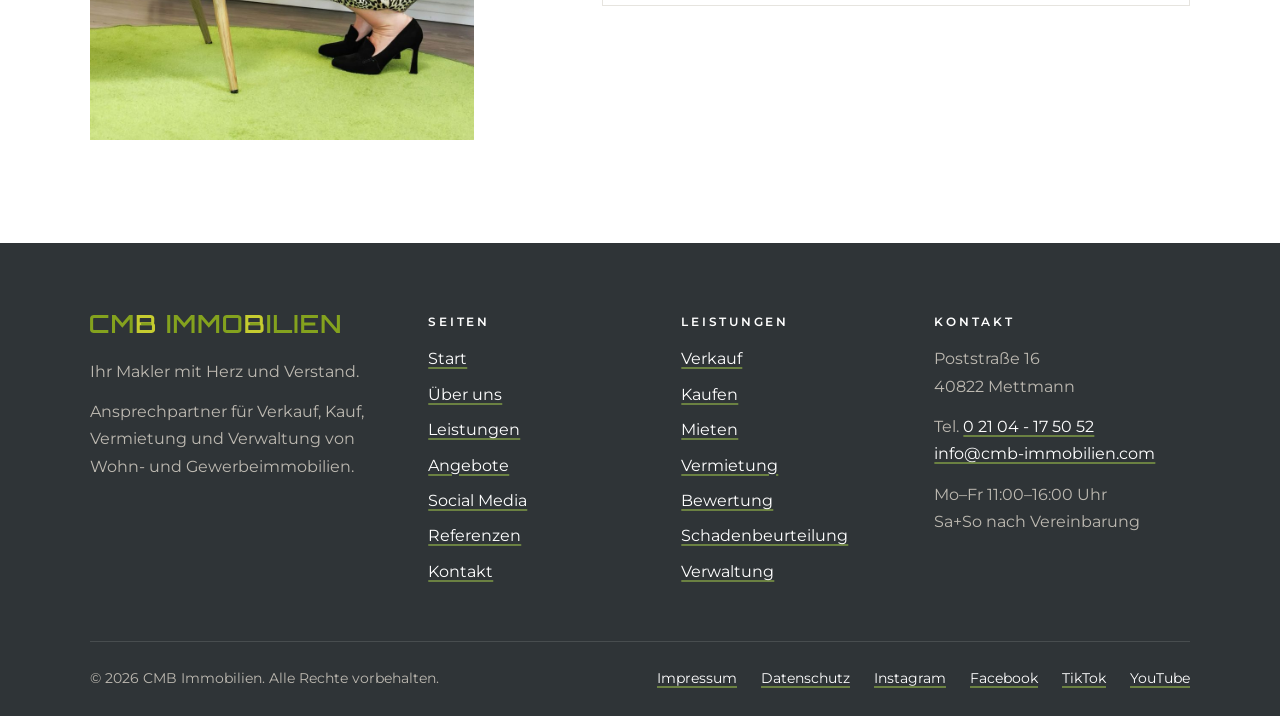
<file: kontakt.html>
<!DOCTYPE html>
<html lang="de">
<head>
  <meta charset="utf-8">
  <meta name="viewport" content="width=device-width, initial-scale=1">
  <title>Kontakt | CMB Immobilien Mettmann</title>
  <meta name="description" content="Kontakt zu CMB Immobilien in Mettmann: Poststraße 16, Telefon 0 21 04 - 17 50 52, Mo–Fr 11–16 Uhr, Sa+So nach Vereinbarung. Jetzt unverbindlich anfragen.">
  <meta name="theme-color" content="#ffffff">
  <meta property="og:type" content="website">
  <meta property="og:locale" content="de_DE">
  <meta property="og:site_name" content="CMB Immobilien">
  <meta property="og:title" content="Kontakt | CMB Immobilien Mettmann">
  <meta property="og:description" content="Kontakt zu CMB Immobilien in Mettmann: Poststraße 16, Telefon 0 21 04 - 17 50 52, Mo–Fr 11–16 Uhr, Sa+So nach Vereinbarung. Jetzt unverbindlich anfragen.">
  <link rel="icon" href="assets/img/favicon.svg" type="image/svg+xml">
  <link rel="preload" href="assets/fonts/tenor-sans-latin-400-normal.woff2" as="font" type="font/woff2" crossorigin>
  <link rel="preload" href="assets/fonts/montserrat-latin-wght-normal.woff2" as="font" type="font/woff2" crossorigin>
  <link rel="stylesheet" href="assets/css/style.css">

  <link rel="stylesheet" href="assets/css/form.css">
  <script src="assets/js/form.js" defer></script>
  <link rel="stylesheet" href="assets/css/theme-light.css">
</head>
<body>
<a class="skip-link" href="#inhalt">Zum Inhalt springen</a>
<header class="site-header">
  <div class="wrap">
    <a class="logo logo--bild" href="index.html" aria-label="CMB Immobilien, zur Startseite"><img class="logo-img" src="assets/img/logo-cmb.svg" alt="CMB Immobilien" width="982" height="72"></a>
    <button class="nav-toggle" type="button" aria-controls="hauptmenue" aria-expanded="false" aria-label="Menü öffnen"><span></span></button>
    <nav class="nav" id="hauptmenue" aria-label="Hauptmenü">
      <ul>
        <li><a class="nav-link" href="index.html">Start</a></li>
        <li><a class="nav-link" href="ueber-uns.html">Über uns</a></li>
        <li><a class="nav-link" href="leistungen.html">Leistungen</a></li>
        <li><a class="nav-link" href="angebote.html">Angebote</a></li>
        <li><a class="nav-link" href="social-media.html">Social Media</a></li>
        <li><a class="nav-link" href="referenzen.html">Referenzen</a></li>
        <li><a class="nav-link" href="kontakt.html" aria-current="page">Kontakt</a></li>
      </ul>
      <a class="btn btn--primary" href="kontakt.html?anliegen=Bewertung">Bewertung anfragen</a>
    </nav>
  </div>
</header>
<main id="inhalt">
<section class="page-hero page-hero--foto page-hero--bild">
  <span class="hero-rund" style="background-image:url(assets/img/hero/kontakt.webp)" aria-hidden="true"></span>
  <div class="wrap">
    <h1>Kontaktieren Sie uns</h1>
    <p class="lead">Wir freuen uns auf Sie!</p><p class="lead">Sollten Sie etwas benötigen, das Sie auf unserer Seite nicht finden, melden Sie sich einfach unverbindlich bei uns.</p>
  </div>
</section>

<section class="section">
  <div class="wrap contact-grid">
    <div>
      <dl class="contact-list">
        <div><dt>Telefon</dt><dd><a href="tel:+492104175052">0 21 04 - 17 50 52</a></dd></div>
        <div><dt>E-Mail</dt><dd><a href="mailto:info@cmb-immobilien.com">info@cmb-immobilien.com</a></dd></div>
        <div><dt>Büro</dt><dd>Poststraße 16<br>40822 Mettmann<br><a href="https://www.google.com/maps/place/CMB+Immobilien+-+Ihr+Makler+f%C3%BCr+Mettmann+und+Umgebung/@51.2509733,6.9738813,17z/data=!3m1!4b1!4m5!3m4!1s0x47b8d1dbde73f1fd:0x8669d1457ccee3e6!8m2!3d51.25097!4d6.97607" target="_blank" rel="noopener" style="font-size:.95rem;font-weight:400;text-decoration:underline">Auf Google Maps ansehen</a></dd></div>
        <div><dt>Erreichbar</dt><dd>Montag bis Freitag, 11:00–16:00 Uhr<br>Samstag und Sonntag nach Vereinbarung</dd></div>
      </dl>
      <ul class="social-links">
        <li><a href="https://www.immowelt.de/profil/c4f2d0039cef4754a39873e509d7870f#objects" target="_blank" rel="noopener">Unsere Objekte bei Immowelt</a></li>
        <li><a href="https://www.instagram.com/cmb_immobilien/" target="_blank" rel="noopener">Instagram</a></li>
        <li><a href="https://www.facebook.com/cmbimmobilien/" target="_blank" rel="noopener">Facebook</a></li>
        <li><a href="https://www.tiktok.com/@cmbimmobilien" target="_blank" rel="noopener">TikTok</a></li>
        <li><a href="https://www.youtube.com/@CMB-Immobilien.Mettmann" target="_blank" rel="noopener">YouTube</a></li>
      </ul>
      <img class="bild-rahmen bild-rahmen--rund" style="margin-top:2.2rem" src="assets/img/ilona-hugo.jpg" alt="Ilona Tatura mit Hugo im Büro" width="900" height="1270" loading="lazy">
    </div>

    <div class="anfrage" id="anfrage-box">
      <h2>Wie können wir helfen?</h2>
      <p style="color:var(--muted);margin:0">In drei kurzen Schritten zu Ihrer Anfrage.</p><p>Wir melden uns schnellstmöglich.</p>
      <ol class="progress" id="progress" aria-label="Fortschritt">
        <li class="on">Anliegen</li><li>Details</li><li>Kontakt</li>
      </ol>
      <form id="anfrage" novalidate>
        <input type="hidden" name="access_key" value="HIER-WEB3FORMS-ACCESS-KEY-EINTRAGEN">
        <input type="hidden" name="from_name" value="Website CMB Immobilien">
        <input type="checkbox" name="botcheck" class="hp" tabindex="-1" autocomplete="off" aria-hidden="true">

        <fieldset class="step" style="border:0;padding:0;margin:0;min-width:0">
          <legend class="step-title">Worum geht es?</legend>
          <div class="cards">
            <label class="card-opt"><input type="radio" name="anliegen" value="Verkauf"><span><svg viewBox="0 0 24 24"><path d="M3 11 12 4l9 7M5 10v10h14V10"/></svg><strong>Verkaufen</strong><small>Ich möchte meine Immobilie verkaufen.</small></span></label>
            <label class="card-opt"><input type="radio" name="anliegen" value="Bewertung"><span><svg viewBox="0 0 24 24"><path d="M4 20V10M10 20V4M16 20v-7M22 20H2"/></svg><strong>Bewerten lassen</strong><small>Was ist meine Immobilie wert?</small></span></label>
            <label class="card-opt"><input type="radio" name="anliegen" value="Kauf"><span><svg viewBox="0 0 24 24"><circle cx="11" cy="11" r="6"/><path d="m20 20-4.5-4.5"/></svg><strong>Kaufen</strong><small>Ich suche ein Haus oder eine Wohnung.</small></span></label>
            <label class="card-opt"><input type="radio" name="anliegen" value="Miete"><span><svg viewBox="0 0 24 24"><circle cx="8" cy="12" r="3.5"/><path d="M11.5 12H21M18 12v3M15 12v2"/></svg><strong>Mieten</strong><small>Ich suche eine Wohnung zur Miete.</small></span></label>
            <label class="card-opt"><input type="radio" name="anliegen" value="Vermietung"><span><svg viewBox="0 0 24 24"><rect x="4" y="3" width="16" height="18" rx="1"/><path d="M9 8h2M13 8h2M9 12h2M13 12h2M10 21v-4h4v4"/></svg><strong>Vermieten</strong><small>Ich möchte meine Immobilie vermieten.</small></span></label>
            <label class="card-opt"><input type="radio" name="anliegen" value="Verwaltung"><span><svg viewBox="0 0 24 24"><path d="M5 4h14v16H5zM9 9h6M9 13h6M9 17h3"/></svg><strong>Verwaltung</strong><small>Ich suche eine Miet- oder WEG-Verwaltung.</small></span></label>
            <label class="card-opt"><input type="radio" name="anliegen" value="Sonstiges"><span><svg viewBox="0 0 24 24"><path d="M4 5h16v11H9l-5 4z"/></svg><strong>Etwas anderes</strong><small>Ich habe eine andere Frage.</small></span></label>
          </div>
        </fieldset>

        <fieldset class="step" hidden style="border:0;padding:0;margin:0;min-width:0">
          <legend class="step-title" id="step2-title">Details</legend>
          <div class="grp" data-for="Verkauf Bewertung Vermietung Verwaltung" hidden>
            <span class="q">Um welche Art von Immobilie geht es?</span>
            <div class="chips" role="radiogroup">
              <label class="chip"><input type="radio" name="objektart" value="Wohnung"><span>Wohnung</span></label>
              <label class="chip"><input type="radio" name="objektart" value="Einfamilienhaus"><span>Einfamilienhaus</span></label>
              <label class="chip"><input type="radio" name="objektart" value="Mehrfamilienhaus"><span>Mehrfamilienhaus</span></label>
              <label class="chip"><input type="radio" name="objektart" value="Grundstück"><span>Grundstück</span></label>
              <label class="chip"><input type="radio" name="objektart" value="Gewerbe"><span>Gewerbe</span></label>
            </div>
            <div class="two">
              <div class="f"><input type="text" id="ort" name="ort" placeholder=" " autocomplete="address-level2"><label for="ort">Ort / Stadtteil</label><p class="msg"></p></div>
              <div class="f"><input type="text" id="flaeche" name="wohnflaeche" placeholder=" " inputmode="decimal"><label for="flaeche">Wohnfläche in m² (optional)</label><p class="msg"></p></div>
            </div>
            <span class="q">Wann soll es losgehen?</span>
            <div class="chips" role="radiogroup">
              <label class="chip"><input type="radio" name="zeitrahmen" value="Sofort"><span>So bald wie möglich</span></label>
              <label class="chip"><input type="radio" name="zeitrahmen" value="In 3 Monaten"><span>In 3 Monaten</span></label>
              <label class="chip"><input type="radio" name="zeitrahmen" value="In 6 Monaten"><span>In 6 Monaten</span></label>
              <label class="chip"><input type="radio" name="zeitrahmen" value="Noch offen"><span>Noch offen</span></label>
            </div>
          </div>
          <div class="grp" data-for="Kauf Miete" hidden>
            <span class="q">Welche Art von Immobilie suchen Sie?</span>
            <div class="chips" role="radiogroup">
              <label class="chip"><input type="radio" name="gesucht" value="Wohnung"><span>Wohnung</span></label>
              <label class="chip"><input type="radio" name="gesucht" value="Haus"><span>Haus</span></label>
              <label class="chip"><input type="radio" name="gesucht" value="Grundstück"><span>Grundstück</span></label>
              <label class="chip"><input type="radio" name="gesucht" value="Gewerbe"><span>Gewerbe</span></label>
              <label class="chip"><input type="radio" name="gesucht" value="Kapitalanlage"><span>Kapitalanlage</span></label>
            </div>
            <div class="two">
              <div class="f"><input type="text" id="wunschort" name="wunschort" placeholder=" "><label for="wunschort">Wunschort / Region</label><p class="msg"></p></div>
              <div class="f"><input type="text" id="budget" name="budget" placeholder=" " inputmode="numeric"><label for="budget" id="budget-label">Budget ca.</label><p class="msg"></p></div>
            </div>
          </div>
          <div class="f"><textarea id="nachricht" name="nachricht" placeholder=" "></textarea><label for="nachricht">Möchten Sie uns noch etwas mitteilen? (optional)</label><p class="msg"></p></div>
        </fieldset>

        <fieldset class="step" hidden style="border:0;padding:0;margin:0;min-width:0">
          <legend class="step-title">Wie erreichen wir Sie?</legend>
          <div class="f"><input type="text" id="name" name="name" placeholder=" " autocomplete="name" required><label for="name">Ihr Name *</label><p class="msg"></p></div>
          <div class="two">
            <div class="f"><input type="email" id="email" name="email" placeholder=" " autocomplete="email" required><label for="email">E-Mail *</label><p class="msg"></p></div>
            <div class="f"><input type="tel" id="telefon" name="telefon" placeholder=" " autocomplete="tel" pattern="[0-9 +\(\)\/\-]{6,}"><label for="telefon">Telefon (optional)</label><p class="msg"></p></div>
          </div>
          <span class="q">Wie möchten Sie bevorzugt kontaktiert werden?</span>
          <div class="chips" role="radiogroup">
            <label class="chip"><input type="radio" name="rueckmeldung" value="Telefon"><span>Telefon</span></label>
            <label class="chip"><input type="radio" name="rueckmeldung" value="E-Mail"><span>E-Mail</span></label>
          </div>
          <label class="consent2"><input type="checkbox" name="datenschutz" value="akzeptiert"><span>Ich habe die <a href="datenschutz.html" target="_blank" rel="noopener">Datenschutzerklärung</a> zur Kenntnis genommen. Meine Angaben werden zur Bearbeitung meiner Anfrage verwendet. *</span></label>
        </fieldset>

        <p class="form-err" id="form-err" role="alert" aria-live="assertive"></p>
        <div class="nav-row">
          <button type="button" class="btn-back" id="zurueck" hidden>← Zurück</button>
          <button type="button" class="btn btn--primary" id="weiter" hidden>Weiter</button>
        </div>
      </form>
      <div class="ok" id="ok" hidden>
        <svg viewBox="0 0 64 64" aria-hidden="true"><path d="M32 54C12 40 8 26 14 18c5-6 14-5 18 2 4-7 13-8 18-2 6 8 2 22-18 36z" fill="#a8cd4e"/></svg>
        <h3 tabindex="-1">Vielen Dank, Ihre Anfrage ist bei uns.</h3>
        <p>Wir melden uns schnellstmöglich bei Ihnen.</p><p>Eilig?</p><p>Rufen Sie uns an: <a href="tel:+492104175052">0 21 04 - 17 50 52</a>.</p>
      </div>
    </div>
  </div>
</section>
</main>
<footer class="site-footer">
  <div class="wrap">
    <div class="footer-grid">
      <div class="footer-brand">
        <a class="logo logo--bild" href="index.html" aria-label="CMB Immobilien, zur Startseite"><img class="logo-img" src="assets/img/logo-cmb.svg" alt="CMB Immobilien" width="982" height="72"></a>
        <p>Ihr Makler mit Herz und Verstand.</p><p>Ansprechpartner für Verkauf, Kauf, Vermietung und Verwaltung von Wohn- und Gewerbeimmobilien.</p>
      </div>
      <div>
        <h2>Seiten</h2>
        <ul>
          <li><a href="index.html">Start</a></li>
          <li><a href="ueber-uns.html">Über uns</a></li>
          <li><a href="leistungen.html">Leistungen</a></li>
          <li><a href="angebote.html">Angebote</a></li>
          <li><a href="social-media.html">Social Media</a></li>
          <li><a href="referenzen.html">Referenzen</a></li>
          <li><a href="kontakt.html">Kontakt</a></li>
        </ul>
      </div>
      <div>
        <h2>Leistungen</h2>
        <ul>
          <li><a href="verkaufen.html">Verkauf</a></li>
          <li><a href="angebote.html?art=kauf">Kaufen</a></li>
          <li><a href="angebote.html?art=miete">Mieten</a></li>
          <li><a href="vermieten.html">Vermietung</a></li>
          <li><a href="leistungen.html#bewertung">Bewertung</a></li>
          <li><a href="schadenbeurteilung.html">Schadenbeurteilung</a></li>
          <li><a href="leistungen.html#verwaltung">Verwaltung</a></li>
        </ul>
      </div>
      <div>
        <h2>Kontakt</h2>
        <p>Poststraße 16<br>40822 Mettmann</p>
        <p>Tel. <a href="tel:+492104175052">0 21 04 - 17 50 52</a><br>
        <a href="mailto:info@cmb-immobilien.com">info@cmb-immobilien.com</a></p>
        <p>Mo–Fr 11:00–16:00 Uhr<br>Sa+So nach Vereinbarung</p>
      </div>
    </div>
    <div class="footer-bottom">
      <span>© <span id="jahr">2026</span> CMB Immobilien. Alle Rechte vorbehalten.</span>
      <ul>
        <li><a href="impressum.html">Impressum</a></li>
        <li><a href="datenschutz.html">Datenschutz</a></li>
        <li><a href="https://www.instagram.com/cmb_immobilien/" target="_blank" rel="noopener">Instagram</a></li>
        <li><a href="https://www.facebook.com/cmbimmobilien/" target="_blank" rel="noopener">Facebook</a></li>
        <li><a href="https://www.tiktok.com/@cmbimmobilien" target="_blank" rel="noopener">TikTok</a></li>
        <li><a href="https://www.youtube.com/@CMB-Immobilien.Mettmann" target="_blank" rel="noopener">YouTube</a></li>
      </ul>
    </div>
  </div>
</footer>
<script src="assets/js/main.js" defer></script>

</body>
</html>
</file>
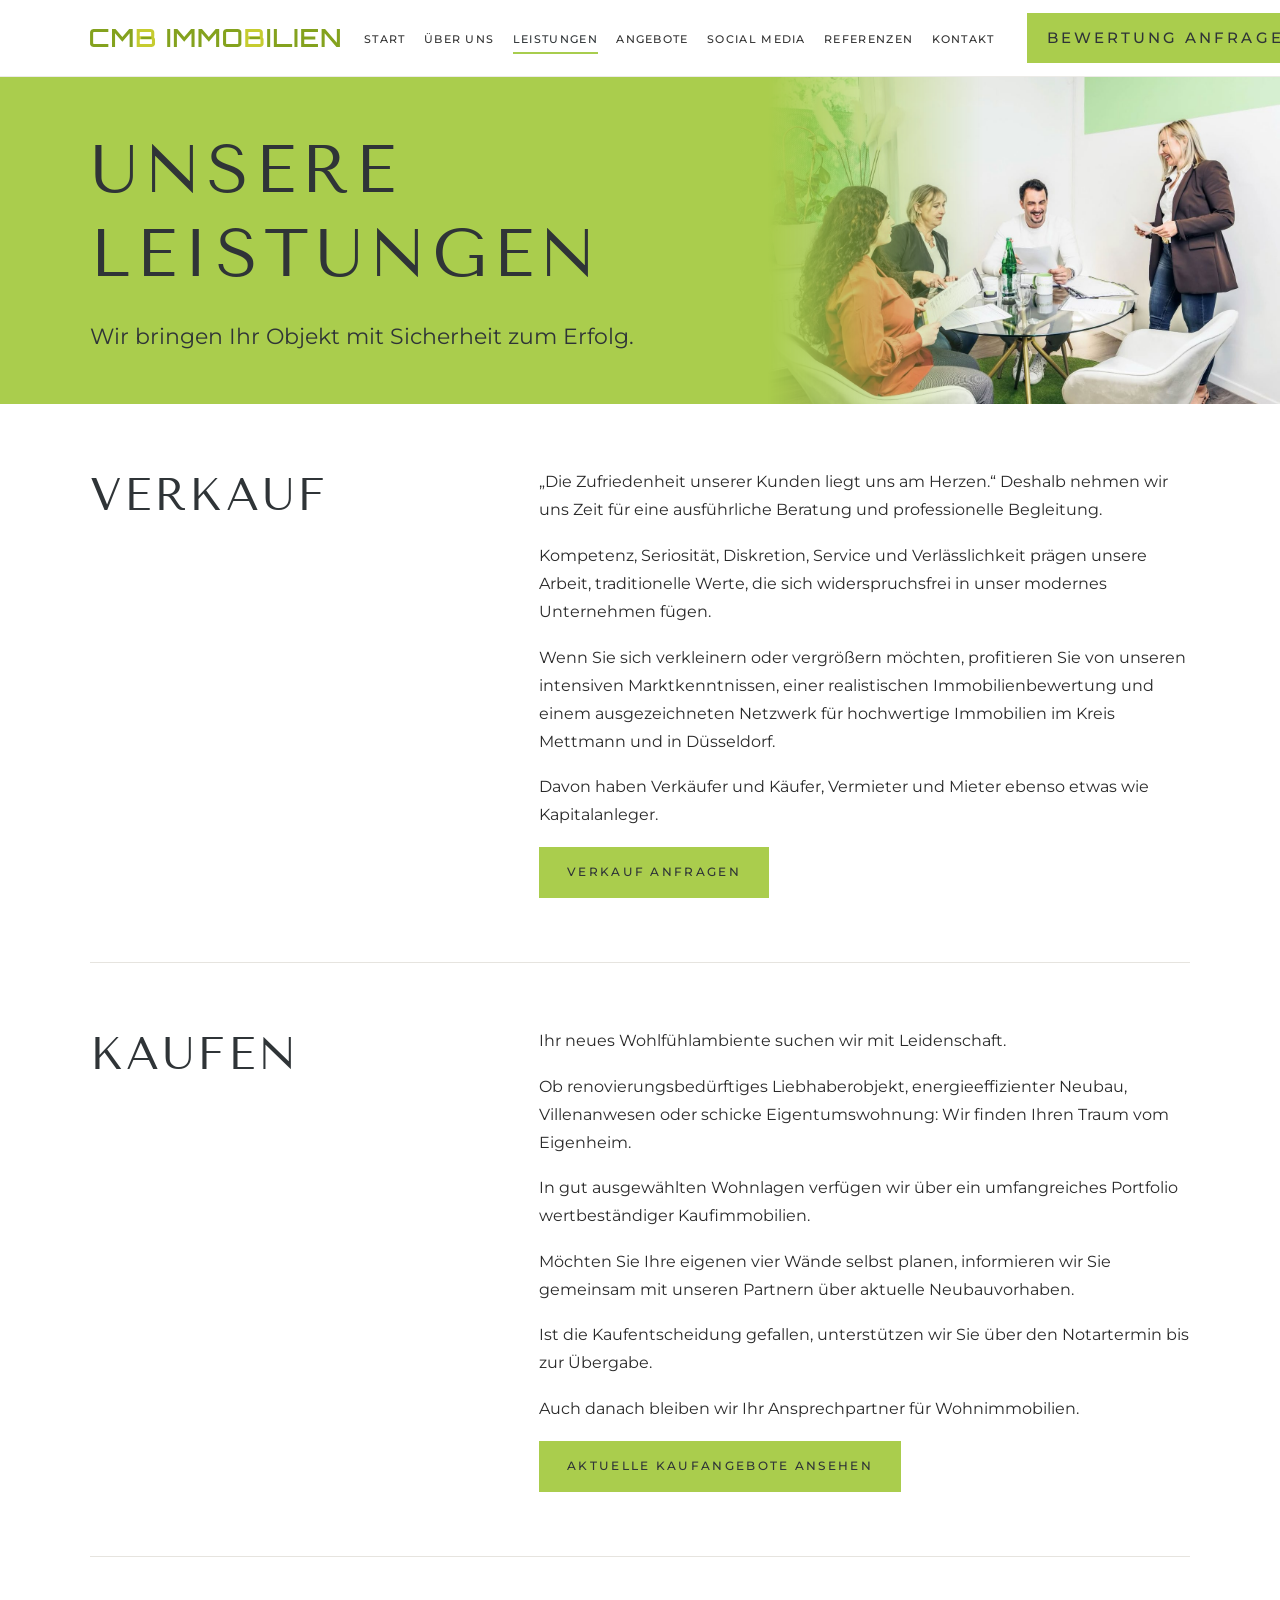
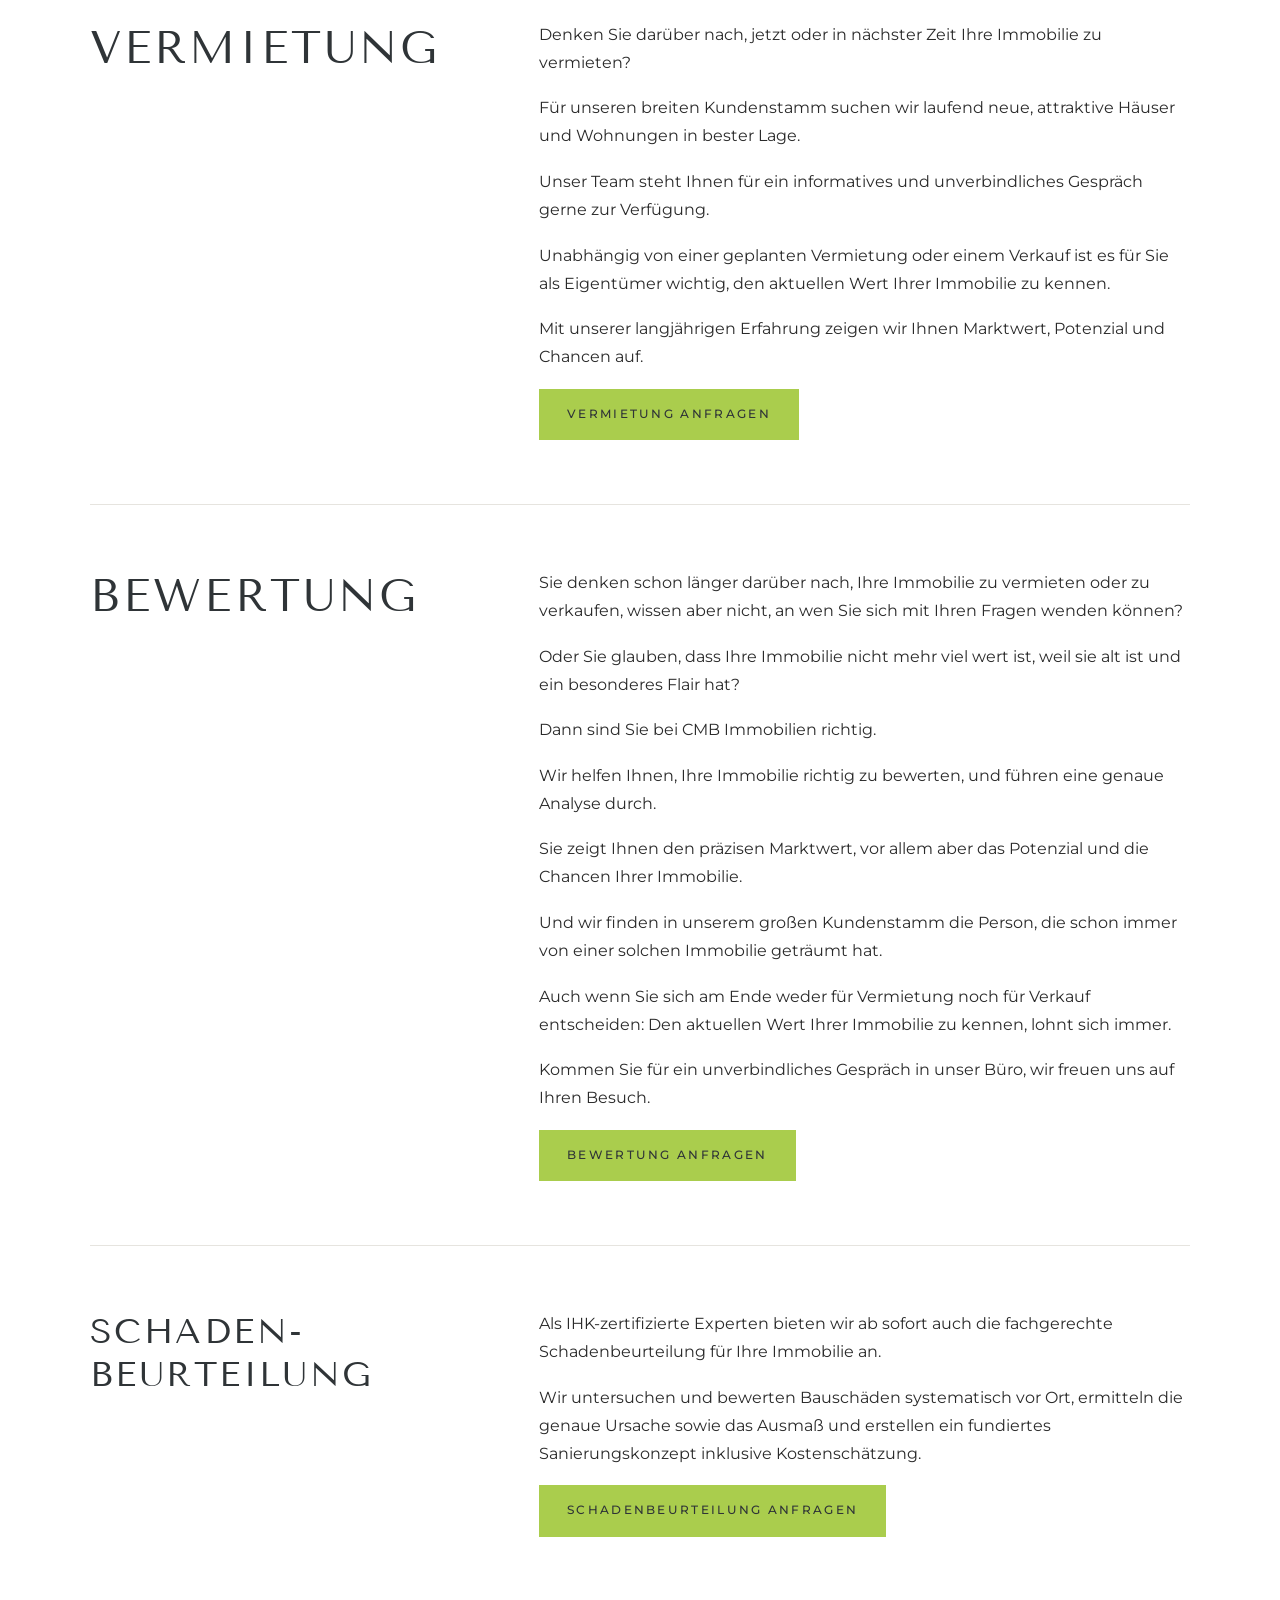
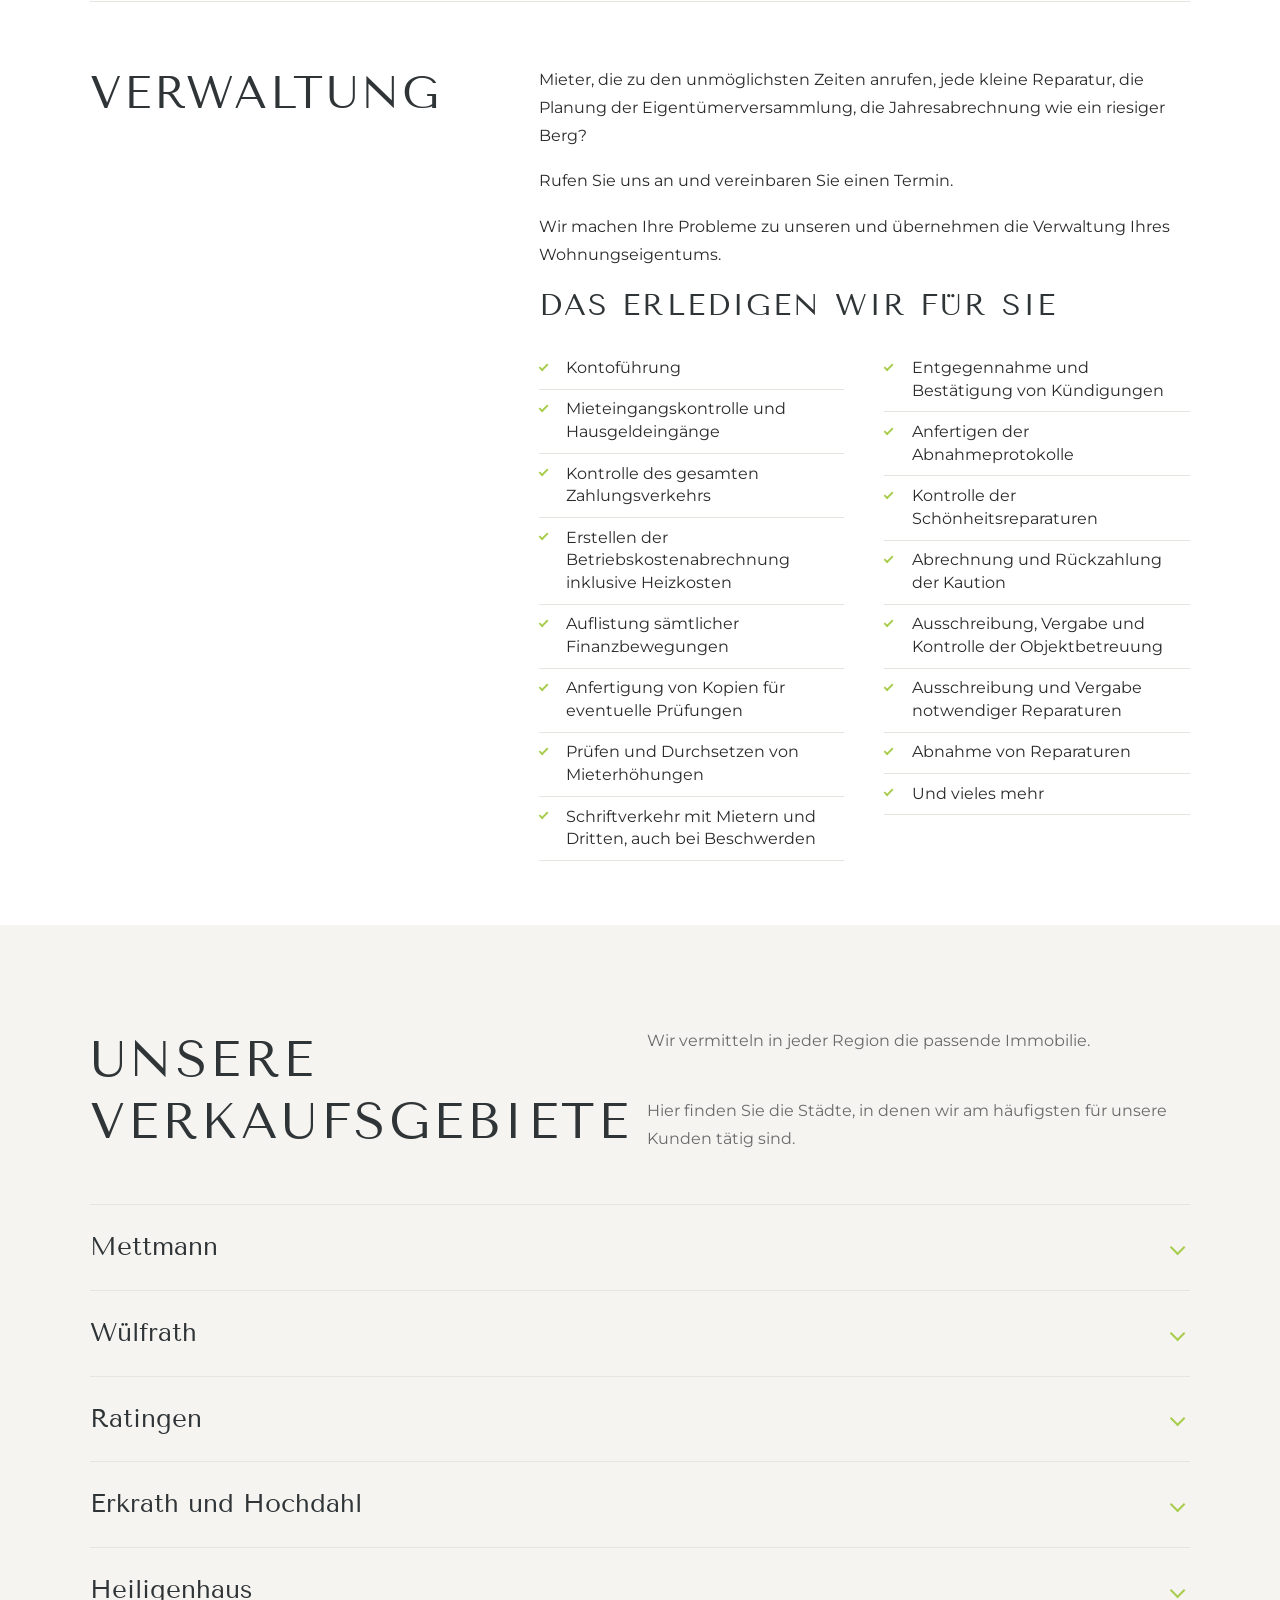
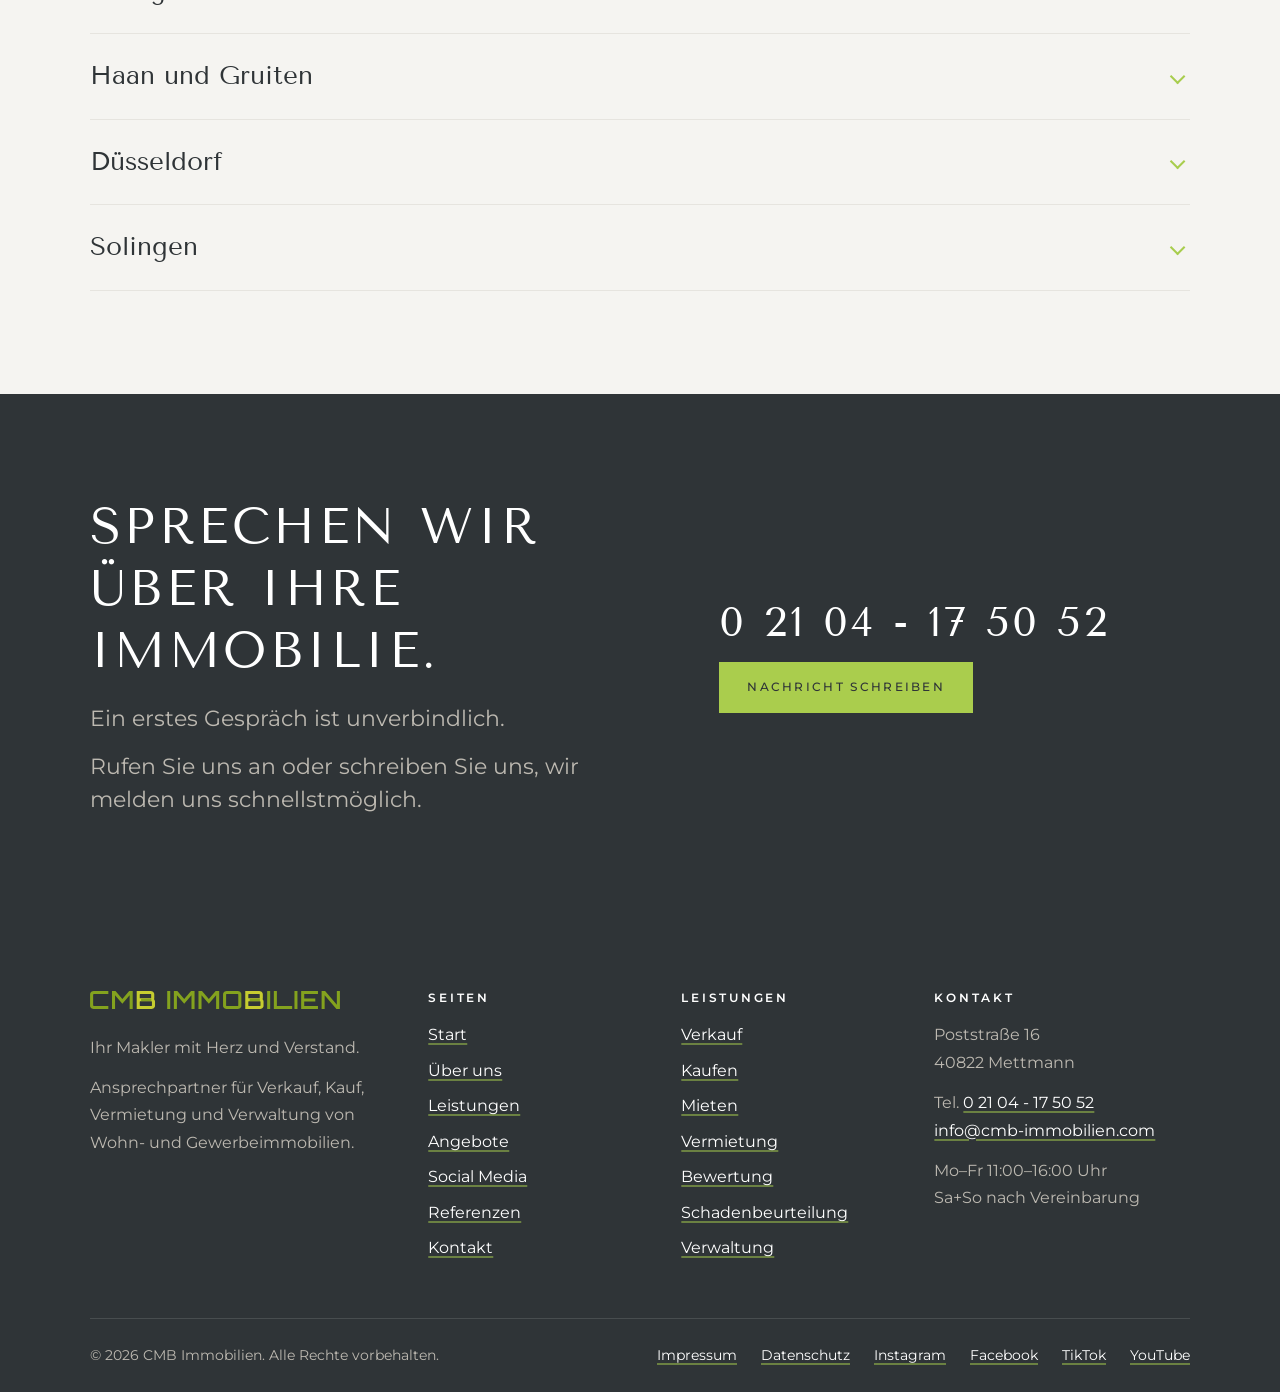
<file: leistungen.html>
<!DOCTYPE html>
<html lang="de">
<head>
  <meta charset="utf-8">
  <meta name="viewport" content="width=device-width, initial-scale=1">
  <title>Leistungen | CMB Immobilien Mettmann</title>
  <meta name="description" content="Verkauf, Kauf, Vermietung, Bewertung und Verwaltung von Immobilien in Mettmann, Ratingen, Wülfrath, Haan, Erkrath, Düsseldorf und Solingen.">
  <meta name="theme-color" content="#ffffff">
  <meta property="og:type" content="website">
  <meta property="og:locale" content="de_DE">
  <meta property="og:site_name" content="CMB Immobilien">
  <meta property="og:title" content="Leistungen | CMB Immobilien Mettmann">
  <meta property="og:description" content="Verkauf, Kauf, Vermietung, Bewertung und Verwaltung von Immobilien in Mettmann, Ratingen, Wülfrath, Haan, Erkrath, Düsseldorf und Solingen.">
  <link rel="icon" href="assets/img/favicon.svg" type="image/svg+xml">
  <link rel="preload" href="assets/fonts/tenor-sans-latin-400-normal.woff2" as="font" type="font/woff2" crossorigin>
  <link rel="preload" href="assets/fonts/montserrat-latin-wght-normal.woff2" as="font" type="font/woff2" crossorigin>
  <link rel="stylesheet" href="assets/css/style.css">

  <link rel="stylesheet" href="assets/css/theme-light.css">
</head>
<body>
<a class="skip-link" href="#inhalt">Zum Inhalt springen</a>
<header class="site-header">
  <div class="wrap">
    <a class="logo logo--bild" href="index.html" aria-label="CMB Immobilien, zur Startseite"><img class="logo-img" src="assets/img/logo-cmb.svg" alt="CMB Immobilien" width="982" height="72"></a>
    <button class="nav-toggle" type="button" aria-controls="hauptmenue" aria-expanded="false" aria-label="Menü öffnen"><span></span></button>
    <nav class="nav" id="hauptmenue" aria-label="Hauptmenü">
      <ul>
        <li><a class="nav-link" href="index.html">Start</a></li>
        <li><a class="nav-link" href="ueber-uns.html">Über uns</a></li>
        <li><a class="nav-link" href="leistungen.html" aria-current="page">Leistungen</a></li>
        <li><a class="nav-link" href="angebote.html">Angebote</a></li>
        <li><a class="nav-link" href="social-media.html">Social Media</a></li>
        <li><a class="nav-link" href="referenzen.html">Referenzen</a></li>
        <li><a class="nav-link" href="kontakt.html">Kontakt</a></li>
      </ul>
      <a class="btn btn--primary" href="kontakt.html?anliegen=Bewertung">Bewertung anfragen</a>
    </nav>
  </div>
</header>
<main id="inhalt">
<section class="page-hero page-hero--foto page-hero--bild">
  <span class="hero-bild" style="background-image:url(assets/img/hero/leistungen.jpg);background-position:center 40%" aria-hidden="true"></span>
  <div class="wrap">
    <h1>Unsere Leistungen</h1>
    <p class="lead">Wir bringen Ihr Objekt mit Sicherheit zum Erfolg.</p>
  </div>
</section>

<div class="wrap">
  <section class="service-block" id="verkauf">
    <h2>Verkauf</h2>
    <div>
      <p>„Die Zufriedenheit unserer Kunden liegt uns am Herzen.“ Deshalb nehmen wir uns Zeit für eine ausführliche Beratung und professionelle Begleitung.</p><p>Kompetenz, Seriosität, Diskretion, Service und Verlässlichkeit prägen unsere Arbeit, traditionelle Werte, die sich widerspruchsfrei in unser modernes Unternehmen fügen.</p>
      <p>Wenn Sie sich verkleinern oder vergrößern möchten, profitieren Sie von unseren intensiven Marktkenntnissen, einer realistischen Immobilienbewertung und einem ausgezeichneten Netzwerk für hochwertige Immobilien im Kreis Mettmann und in Düsseldorf.</p><p>Davon haben Verkäufer und Käufer, Vermieter und Mieter ebenso etwas wie Kapitalanleger.</p>
      <p><a class="btn btn--primary" href="verkaufen.html">Verkauf anfragen</a></p>
    </div>
  </section>

  <section class="service-block" id="kaufen">
    <h2>Kaufen</h2>
    <div>
      <p>Ihr neues Wohlfühlambiente suchen wir mit Leidenschaft.</p><p>Ob renovierungsbedürftiges Liebhaberobjekt, energieeffizienter Neubau, Villenanwesen oder schicke Eigentumswohnung: Wir finden Ihren Traum vom Eigenheim.</p><p>In gut ausgewählten Wohnlagen verfügen wir über ein umfangreiches Portfolio wertbeständiger Kaufimmobilien.</p>
      <p>Möchten Sie Ihre eigenen vier Wände selbst planen, informieren wir Sie gemeinsam mit unseren Partnern über aktuelle Neubauvorhaben.</p><p>Ist die Kaufentscheidung gefallen, unterstützen wir Sie über den Notartermin bis zur Übergabe.</p><p>Auch danach bleiben wir Ihr Ansprechpartner für Wohnimmobilien.</p>
      <p><a class="btn btn--primary" href="angebote.html?art=kauf">Aktuelle Kaufangebote ansehen</a></p>
    </div>
  </section>

  <section class="service-block" id="vermietung">
    <h2>Vermietung</h2>
    <div>
      <p>Denken Sie darüber nach, jetzt oder in nächster Zeit Ihre Immobilie zu vermieten?</p><p>Für unseren breiten Kundenstamm suchen wir laufend neue, attraktive Häuser und Wohnungen in bester Lage.</p><p>Unser Team steht Ihnen für ein informatives und unverbindliches Gespräch gerne zur Verfügung.</p>
      <p>Unabhängig von einer geplanten Vermietung oder einem Verkauf ist es für Sie als Eigentümer wichtig, den aktuellen Wert Ihrer Immobilie zu kennen.</p><p>Mit unserer langjährigen Erfahrung zeigen wir Ihnen Marktwert, Potenzial und Chancen auf.</p>
      <p><a class="btn btn--primary" href="vermieten.html">Vermietung anfragen</a></p>
    </div>
  </section>

  <section class="service-block" id="bewertung">
    <h2>Bewertung</h2>
    <div>
      <p>Sie denken schon länger darüber nach, Ihre Immobilie zu vermieten oder zu verkaufen, wissen aber nicht, an wen Sie sich mit Ihren Fragen wenden können?</p><p>Oder Sie glauben, dass Ihre Immobilie nicht mehr viel wert ist, weil sie alt ist und ein besonderes Flair hat?</p><p>Dann sind Sie bei CMB Immobilien richtig.</p>
      <p>Wir helfen Ihnen, Ihre Immobilie richtig zu bewerten, und führen eine genaue Analyse durch.</p><p>Sie zeigt Ihnen den präzisen Marktwert, vor allem aber das Potenzial und die Chancen Ihrer Immobilie.</p><p>Und wir finden in unserem großen Kundenstamm die Person, die schon immer von einer solchen Immobilie geträumt hat.</p>
      <p>Auch wenn Sie sich am Ende weder für Vermietung noch für Verkauf entscheiden: Den aktuellen Wert Ihrer Immobilie zu kennen, lohnt sich immer.</p><p>Kommen Sie für ein unverbindliches Gespräch in unser Büro, wir freuen uns auf Ihren Besuch.</p>
      <p><a class="btn btn--primary" href="kontakt.html?anliegen=Bewertung">Bewertung anfragen</a></p>
    </div>
  </section>

  <section class="service-block" id="schadenbeurteilung">
    <h2>Schaden&shy;beurteilung</h2>
    <div>
      <p>Als IHK-zertifizierte Experten bieten wir ab sofort auch die fachgerechte Schadenbeurteilung für Ihre Immobilie an.</p><p>Wir untersuchen und bewerten Bauschäden systematisch vor Ort, ermitteln die genaue Ursache sowie das Ausmaß und erstellen ein fundiertes Sanierungskonzept inklusive Kostenschätzung.</p>
      <p><a class="btn btn--primary" href="schadenbeurteilung.html">Schadenbeurteilung anfragen</a></p>
    </div>
  </section>

  <section class="service-block" id="verwaltung">
    <h2>Verwaltung</h2>
    <div>
      <p>Mieter, die zu den unmöglichsten Zeiten anrufen, jede kleine Reparatur, die Planung der Eigentümerversammlung, die Jahresabrechnung wie ein riesiger Berg?</p><p>Rufen Sie uns an und vereinbaren Sie einen Termin.</p><p>Wir machen Ihre Probleme zu unseren und übernehmen die Verwaltung Ihres Wohnungseigentums.</p>
      <h3>Das erledigen wir für Sie</h3>
      <ul class="checks">
        <li>Kontoführung</li>
        <li>Mieteingangskontrolle und Hausgeldeingänge</li>
        <li>Kontrolle des gesamten Zahlungsverkehrs</li>
        <li>Erstellen der Betriebskostenabrechnung inklusive Heizkosten</li>
        <li>Auflistung sämtlicher Finanzbewegungen</li>
        <li>Anfertigung von Kopien für eventuelle Prüfungen</li>
        <li>Prüfen und Durchsetzen von Mieterhöhungen</li>
        <li>Schriftverkehr mit Mietern und Dritten, auch bei Beschwerden</li>
        <li>Entgegennahme und Bestätigung von Kündigungen</li>
        <li>Anfertigen der Abnahmeprotokolle</li>
        <li>Kontrolle der Schönheitsreparaturen</li>
        <li>Abrechnung und Rückzahlung der Kaution</li>
        <li>Ausschreibung, Vergabe und Kontrolle der Objektbetreuung</li>
        <li>Ausschreibung und Vergabe notwendiger Reparaturen</li>
        <li>Abnahme von Reparaturen</li>
        <li>Und vieles mehr</li>
      </ul>
    </div>
  </section>
</div>

<section class="section section--paper" id="gebiete" aria-labelledby="gebiete-titel">
  <div class="wrap">
    <div class="section-head">
      <h2 id="gebiete-titel">Unsere Verkaufsgebiete</h2>
      <p>Wir vermitteln in jeder Region die passende Immobilie.</p><p>Hier finden Sie die Städte, in denen wir am häufigsten für unsere Kunden tätig sind.</p>
    </div>
      <details class="town" id="gebiet-mettmann">
        <summary>Mettmann</summary>
        <div class="town-body"><p>Die Kreisstadt Mettmann ist mit rund 40.000 Einwohnern eine der beliebtesten Städte im Rhein-Ruhr-Gebiet.</p><p>Sie zeichnet sich durch ihre optimale Lage, die gute Verkehrsanbindung an die umliegenden Großstädte und eine sehr gute Infrastruktur aus.</p><p>Wohnen und arbeiten im Grünen, mit dem Charme einer Mittelstadt und historischem Stadtkern: Das Einkaufen in der Fußgängerzone neben der alten Kirche wird zum Vergnügen, Cafés laden zum Verweilen ein.</p><p>Naherholungsgebiete wie das Naturfreibad, der Stadtwald, die Minigolfanlage und vielseitige Wanderwege liegen direkt vor der Tür.</p></div>
      </details>
      <details class="town" id="gebiet-wuelfrath">
        <summary>Wülfrath</summary>
        <div class="town-body"><p>Die Kleinstadt mit rund 22.000 Einwohnern liegt rund um die alte Kirche mit ihrem historischen Stadtkern und den denkmalgeschützten Häusern aus dem 17. und 18. Jahrhundert.</p><p>Verkehrsgünstig in der Nähe der Ballungsräume Düsseldorf, Wuppertal und Ruhrgebiet gelegen, bietet die zentrale Lage zwischen Düsseldorf, Essen und Wuppertal sowohl Unternehmen als auch Pendlern ideale Bedingungen.</p><p>Konzerte in der historischen Stadtkirche, Lesungen in der Stadtbibliothek und Besuche in den nahen Städten ergänzen das Freizeitangebot.</p></div>
      </details>
      <details class="town" id="gebiet-ratingen">
        <summary>Ratingen</summary>
        <div class="town-body"><p>Eingebettet zwischen der Landeshauptstadt Düsseldorf und den Großstädten des Ruhrgebiets, zwischen Rhein und Bergischem Land, gilt Ratingen als das grüne Herz der Rhein-Ruhr-Region.</p><p>Eine liebenswerte Stadt mit vorbildlicher Infrastruktur, in der Tradition und pulsierendes Leben im Einklang mit herrlicher Natur stehen.</p><p>Über die Autobahnen A 3, A 52 und A 44 sind die Großstädte rund um das Ruhrgebiet bequem zu erreichen, und mehrere Naherholungsgebiete liegen direkt vor der Haustür.</p></div>
      </details>
      <details class="town" id="gebiet-erkrath">
        <summary>Erkrath und Hochdahl</summary>
        <div class="town-body"><p>Die erst 1966 gegründete Stadt Erkrath mit den Stadtteilen Erkrath, Hochdahl und Unterfeldhaus ist eine moderne Mittelstadt mit rund 50.000 Einwohnern.</p><p>Sie überzeugt mit reizvoller Landschaft, vielen Grünflächen, abwechslungsreicher Wohnbebauung, modernen Schulen und Kindergärten sowie Kultur- und Freizeiteinrichtungen.</p><p>Das Neandertal, das Stindertal und der Unterbacher See am Rande Erkraths laden zum Spazieren, Wandern und Erholen ein, und leistungsfähige Einkaufszentren sorgen für kurze Wege im Alltag.</p></div>
      </details>
      <details class="town" id="gebiet-heiligenhaus">
        <summary>Heiligenhaus</summary>
        <div class="town-body"><p>Mit knapp 26.000 Einwohnern ist Heiligenhaus eine der kleineren Städte im Kreis Mettmann, profitiert aber von der Nähe zu Essen und Düsseldorf.</p><p>Die ansässige Industrie stammt hauptsächlich aus den Bereichen Automobil-, Schloss- und Beschlagindustrie.</p><p>Dank der guten Infrastruktur sind sowohl die Innenstadt als auch die umliegenden Städte gut zu erreichen, und über die A 535 hat Heiligenhaus eine direkte Autobahnanbindung.</p></div>
      </details>
      <details class="town" id="gebiet-haan">
        <summary>Haan und Gruiten</summary>
        <div class="town-body"><p>Mit rund 30.000 Einwohnern ist Haan die drittkleinste der zehn Städte im Kreis Mettmann und besteht aus den früher selbstständigen Orten Haan und Gruiten.</p><p>Die „Gartenstadt“ liegt ungefähr auf halber Strecke zwischen Düsseldorf (18 km) und Wuppertal (13 km) am Übergang des Bergischen Landes zur Niederrheinischen Bucht.</p><p>Offiziell gehört sie zur Rheinschiene, ist kulturell und architektonisch aber eher vom Bergischen Land geprägt.</p><p>Ein ausgedehnter Grüngürtel mit Osterholz, Ittertal, Kesselsweier, Hildener Stadtwald, Düsseltal und den Ausläufern des Neandertals umgibt die Stadt, und auch in der Innenstadt wird großer Wert auf gepflegte Grünanlagen gelegt.</p><p>Haaner Kirmes, Gruiten Dorf und vielfältige Einkaufsmöglichkeiten sind ein guter Grund, immer wieder zu kommen.</p></div>
      </details>
      <details class="town" id="gebiet-duesseldorf">
        <summary>Düsseldorf</summary>
        <div class="town-body"><p>Die Landeshauptstadt Düsseldorf zeichnet sich durch ihre Vielfalt aus: über den Markt am Carlsplatz schlendern, Antiquitätenläden in der Bastion- oder Hohe Straße entdecken, ein Füchschen Alt im Brauhaus trinken oder ein Glas Champagner auf der Kö genießen.</p><p>Die Mitte der Stadt zeigt sich mal bodenständig, mal edel.</p><p>Als Kultur-, Shopping- und Wirtschaftsmetropole hat Düsseldorf durch Tourismus, Messe und Großkonzerne internationales Flair.</p><p>Die hervorragende Verkehrsanbindung bringt Sie in wenigen Minuten zum Hildener Kreuz und von dort auf die Autobahnen A 3 und A 46.</p></div>
      </details>
      <details class="town" id="gebiet-solingen">
        <summary>Solingen</summary>
        <div class="town-body"><p>Die kreisfreie Großstadt mit rund 163.000 Einwohnern liegt im Bergischen Land und zählt kulturell noch knapp zum Rheinland.</p><p>International ist Solingen als „Klingenstadt“ bekannt, der Städtename ist zugleich geschütztes Markenzeichen für Qualitätsmesser und solide Scheren.</p><p>Zur Düsseldorfer Innenstadt sind es etwa 20 km, nach Köln 30 km, wo sich auch die nächsten internationalen Flughäfen befinden.</p><p>Die Anbindung an das öffentliche Verkehrsnetz ist optimal, und Freizeitmöglichkeiten wie der Klingenpfad, Teil eines rund 360 km umfassenden Wanderwegenetzes, gibt es in großer Zahl.</p></div>
      </details>
  </div>
</section>

<section class="section section--navy">
  <div class="wrap cta">
    <div>
      <h2>Sprechen wir über Ihre Immobilie.</h2>
      <p class="lead">Ein erstes Gespräch ist unverbindlich.</p><p class="lead">Rufen Sie uns an oder schreiben Sie uns, wir melden uns schnellstmöglich.</p>
    </div>
    <div class="cta-actions">
      <a class="cta-phone" href="tel:+492104175052">0 21 04 - 17 50 52</a>
      <a class="btn btn--gold" href="kontakt.html">Nachricht schreiben</a>
    </div>
  </div>
</section>
</main>
<footer class="site-footer">
  <div class="wrap">
    <div class="footer-grid">
      <div class="footer-brand">
        <a class="logo logo--bild" href="index.html" aria-label="CMB Immobilien, zur Startseite"><img class="logo-img" src="assets/img/logo-cmb.svg" alt="CMB Immobilien" width="982" height="72"></a>
        <p>Ihr Makler mit Herz und Verstand.</p><p>Ansprechpartner für Verkauf, Kauf, Vermietung und Verwaltung von Wohn- und Gewerbeimmobilien.</p>
      </div>
      <div>
        <h2>Seiten</h2>
        <ul>
          <li><a href="index.html">Start</a></li>
          <li><a href="ueber-uns.html">Über uns</a></li>
          <li><a href="leistungen.html">Leistungen</a></li>
          <li><a href="angebote.html">Angebote</a></li>
          <li><a href="social-media.html">Social Media</a></li>
          <li><a href="referenzen.html">Referenzen</a></li>
          <li><a href="kontakt.html">Kontakt</a></li>
        </ul>
      </div>
      <div>
        <h2>Leistungen</h2>
        <ul>
          <li><a href="verkaufen.html">Verkauf</a></li>
          <li><a href="angebote.html?art=kauf">Kaufen</a></li>
          <li><a href="angebote.html?art=miete">Mieten</a></li>
          <li><a href="vermieten.html">Vermietung</a></li>
          <li><a href="leistungen.html#bewertung">Bewertung</a></li>
          <li><a href="schadenbeurteilung.html">Schadenbeurteilung</a></li>
          <li><a href="leistungen.html#verwaltung">Verwaltung</a></li>
        </ul>
      </div>
      <div>
        <h2>Kontakt</h2>
        <p>Poststraße 16<br>40822 Mettmann</p>
        <p>Tel. <a href="tel:+492104175052">0 21 04 - 17 50 52</a><br>
        <a href="mailto:info@cmb-immobilien.com">info@cmb-immobilien.com</a></p>
        <p>Mo–Fr 11:00–16:00 Uhr<br>Sa+So nach Vereinbarung</p>
      </div>
    </div>
    <div class="footer-bottom">
      <span>© <span id="jahr">2026</span> CMB Immobilien. Alle Rechte vorbehalten.</span>
      <ul>
        <li><a href="impressum.html">Impressum</a></li>
        <li><a href="datenschutz.html">Datenschutz</a></li>
        <li><a href="https://www.instagram.com/cmb_immobilien/" target="_blank" rel="noopener">Instagram</a></li>
        <li><a href="https://www.facebook.com/cmbimmobilien/" target="_blank" rel="noopener">Facebook</a></li>
        <li><a href="https://www.tiktok.com/@cmbimmobilien" target="_blank" rel="noopener">TikTok</a></li>
        <li><a href="https://www.youtube.com/@CMB-Immobilien.Mettmann" target="_blank" rel="noopener">YouTube</a></li>
      </ul>
    </div>
  </div>
</footer>
<script src="assets/js/main.js" defer></script>

</body>
</html>
</file>
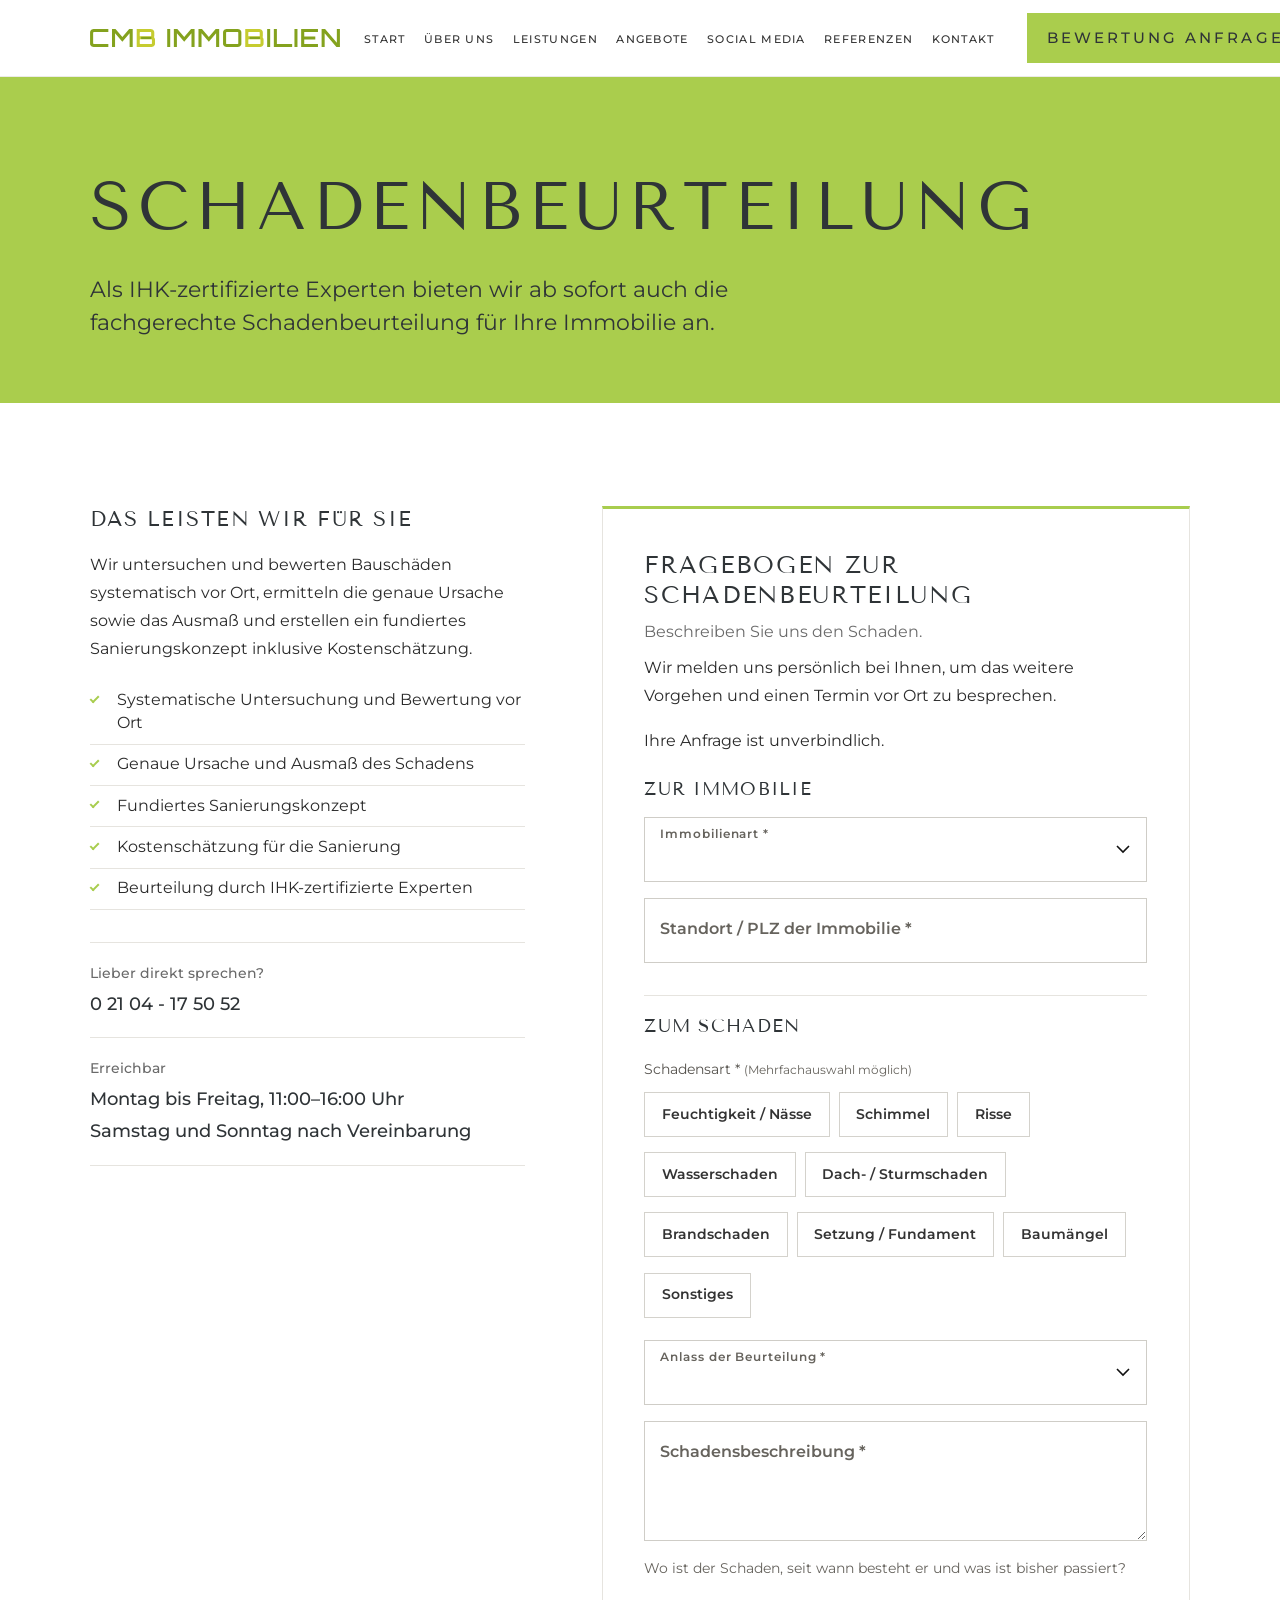
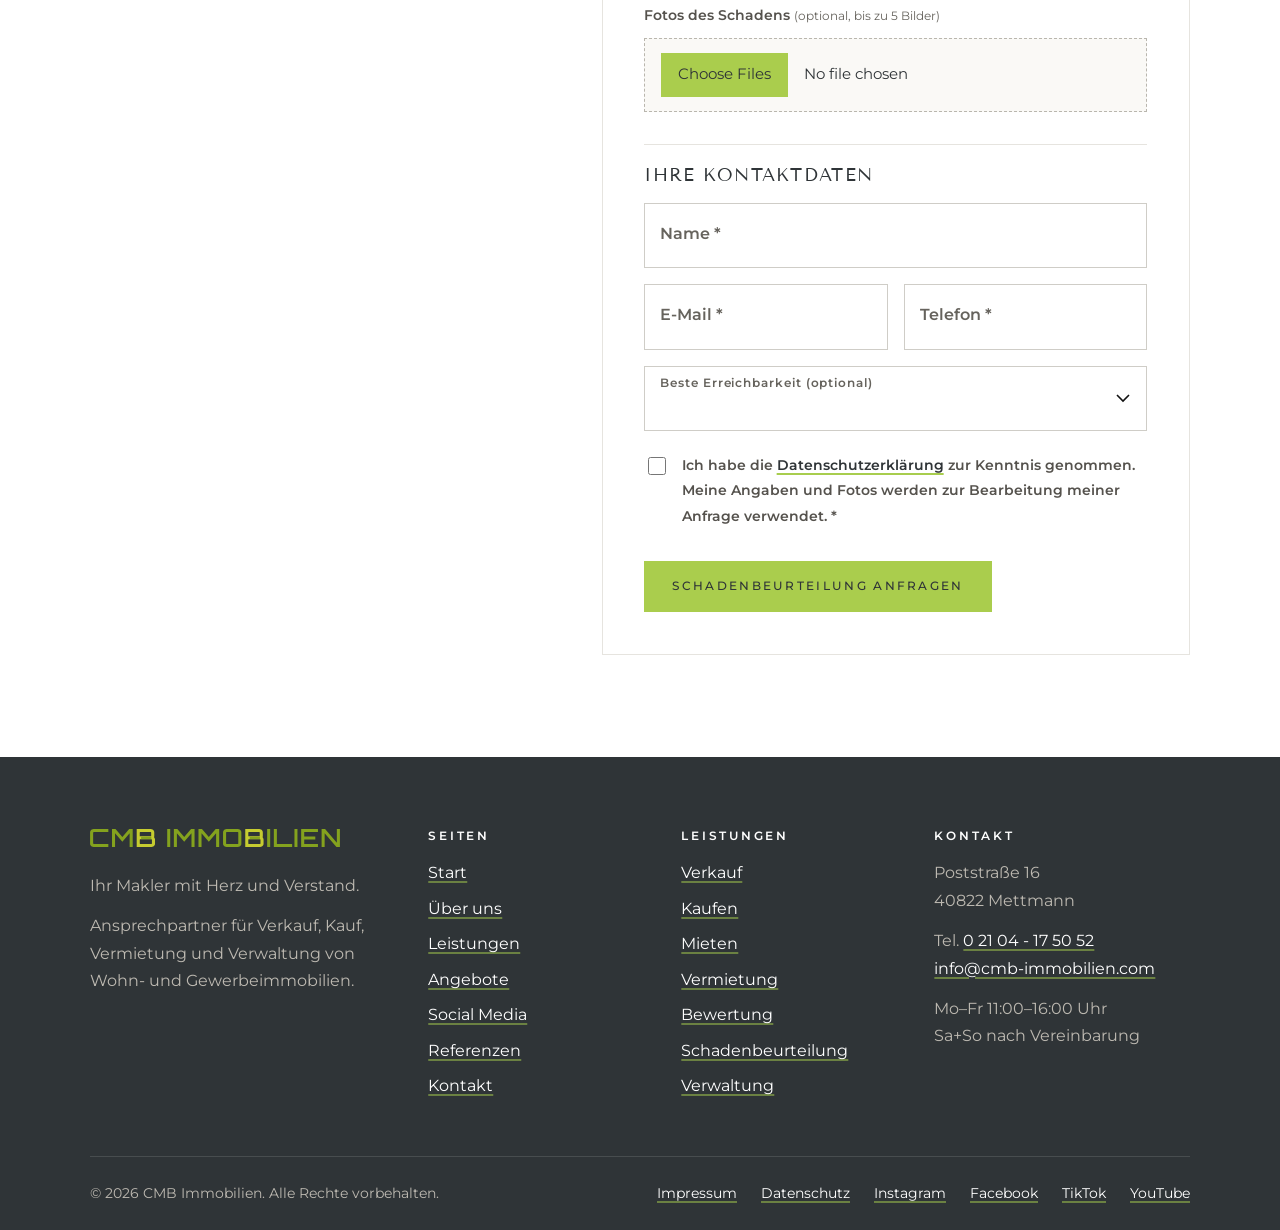
<file: schadenbeurteilung.html>
<!DOCTYPE html>
<html lang="de">
<head>
  <meta charset="utf-8">
  <meta name="viewport" content="width=device-width, initial-scale=1">
  <title>Schadenbeurteilung | CMB Immobilien Mettmann</title>
  <meta name="description" content="Schadenbeurteilung durch IHK-zertifizierte Experten: Bauschäden vor Ort bewerten, Ursache und Ausmaß ermitteln, Sanierungskonzept mit Kostenschätzung.">
  <meta name="theme-color" content="#ffffff">
  <meta property="og:type" content="website">
  <meta property="og:locale" content="de_DE">
  <meta property="og:site_name" content="CMB Immobilien">
  <meta property="og:title" content="Schadenbeurteilung | CMB Immobilien Mettmann">
  <meta property="og:description" content="Schadenbeurteilung durch IHK-zertifizierte Experten: Bauschäden vor Ort bewerten, Ursache und Ausmaß ermitteln, Sanierungskonzept mit Kostenschätzung.">
  <link rel="icon" href="assets/img/favicon.svg" type="image/svg+xml">
  <link rel="preload" href="assets/fonts/tenor-sans-latin-400-normal.woff2" as="font" type="font/woff2" crossorigin>
  <link rel="preload" href="assets/fonts/montserrat-latin-wght-normal.woff2" as="font" type="font/woff2" crossorigin>
  <link rel="stylesheet" href="assets/css/style.css">

  <link rel="stylesheet" href="assets/css/form.css">
  <link rel="stylesheet" href="assets/css/schaden.css">
  <script src="assets/js/schaden.js" defer></script>
  <link rel="stylesheet" href="assets/css/theme-light.css">
</head>
<body>
<a class="skip-link" href="#inhalt">Zum Inhalt springen</a>
<header class="site-header">
  <div class="wrap">
    <a class="logo logo--bild" href="index.html" aria-label="CMB Immobilien, zur Startseite"><img class="logo-img" src="assets/img/logo-cmb.svg" alt="CMB Immobilien" width="982" height="72"></a>
    <button class="nav-toggle" type="button" aria-controls="hauptmenue" aria-expanded="false" aria-label="Menü öffnen"><span></span></button>
    <nav class="nav" id="hauptmenue" aria-label="Hauptmenü">
      <ul>
        <li><a class="nav-link" href="index.html">Start</a></li>
        <li><a class="nav-link" href="ueber-uns.html">Über uns</a></li>
        <li><a class="nav-link" href="leistungen.html">Leistungen</a></li>
        <li><a class="nav-link" href="angebote.html">Angebote</a></li>
        <li><a class="nav-link" href="social-media.html">Social Media</a></li>
        <li><a class="nav-link" href="referenzen.html">Referenzen</a></li>
        <li><a class="nav-link" href="kontakt.html">Kontakt</a></li>
      </ul>
      <a class="btn btn--primary" href="kontakt.html?anliegen=Bewertung">Bewertung anfragen</a>
    </nav>
  </div>
</header>
<main id="inhalt">
<section class="page-hero">
  <div class="wrap">
    <h1>Schadenbeurteilung</h1>
    <p class="lead">Als IHK-zertifizierte Experten bieten wir ab sofort auch die fachgerechte Schadenbeurteilung für Ihre Immobilie an.</p>
  </div>
</section>

<section class="section">
  <div class="wrap contact-grid">
    <div>
      <h2 style="font-size:1.3rem;margin-bottom:1.2rem">Das leisten wir für Sie</h2>
      <p>Wir untersuchen und bewerten Bauschäden systematisch vor Ort, ermitteln die genaue Ursache sowie das Ausmaß und erstellen ein fundiertes Sanierungskonzept inklusive Kostenschätzung.</p>
      <ul class="checks">
        <li>Systematische Untersuchung und Bewertung vor Ort</li>
        <li>Genaue Ursache und Ausmaß des Schadens</li>
        <li>Fundiertes Sanierungskonzept</li>
        <li>Kostenschätzung für die Sanierung</li>
        <li>Beurteilung durch IHK-zertifizierte Experten</li>
      </ul>
      <dl class="contact-list" style="margin-top:2rem">
        <div><dt>Lieber direkt sprechen?</dt><dd><a href="tel:+492104175052">0 21 04 - 17 50 52</a></dd></div>
        <div><dt>Erreichbar</dt><dd>Montag bis Freitag, 11:00–16:00 Uhr<br>Samstag und Sonntag nach Vereinbarung</dd></div>
      </dl>
    </div>

    <div class="anfrage" id="anfrage-box">
      <h2>Fragebogen zur Schadenbeurteilung</h2>
      <p style="color:var(--muted);margin:0 0 .5rem">Beschreiben Sie uns den Schaden.</p><p>Wir melden uns persönlich bei Ihnen, um das weitere Vorgehen und einen Termin vor Ort zu besprechen.</p><p>Ihre Anfrage ist unverbindlich.</p>
      <form id="schaden" novalidate>
        <input type="hidden" name="access_key" value="HIER-WEB3FORMS-ACCESS-KEY-EINTRAGEN">
        <input type="hidden" name="from_name" value="Website CMB Immobilien">
        <input type="hidden" name="subject" value="Neue Anfrage Schadenbeurteilung">
        <input type="checkbox" name="botcheck" class="hp" tabindex="-1" autocomplete="off" aria-hidden="true">

        <h3 class="sd-titel">Zur Immobilie</h3>
        <div class="f sel">
          <select id="immobilienart" name="Immobilienart" required>
            <option value="" selected disabled></option>
            <option>Einfamilienhaus</option>
            <option>Doppel- oder Reihenhaus</option>
            <option>Mehrfamilienhaus</option>
            <option>Eigentumswohnung</option>
            <option>Gewerbeimmobilie</option>
            <option>Sonstiges</option>
          </select>
          <label for="immobilienart">Immobilienart *</label><p class="msg"></p>
        </div>
        <div class="f"><input type="text" id="standort" name="Standort / PLZ" placeholder=" " autocomplete="postal-code" required><label for="standort">Standort / PLZ der Immobilie *</label><p class="msg"></p></div>

        <h3 class="sd-titel">Zum Schaden</h3>
        <fieldset class="sd-gruppe" id="schadensart">
          <legend class="q">Schadensart * <small>(Mehrfachauswahl möglich)</small></legend>
          <div class="chips">
            <label class="chip"><input type="checkbox" name="schadensart" value="Feuchtigkeit / Nässe"><span>Feuchtigkeit / Nässe</span></label>
            <label class="chip"><input type="checkbox" name="schadensart" value="Schimmel"><span>Schimmel</span></label>
            <label class="chip"><input type="checkbox" name="schadensart" value="Risse in Wand, Decke oder Fassade"><span>Risse</span></label>
            <label class="chip"><input type="checkbox" name="schadensart" value="Wasserschaden"><span>Wasserschaden</span></label>
            <label class="chip"><input type="checkbox" name="schadensart" value="Dach- oder Sturmschaden"><span>Dach- / Sturmschaden</span></label>
            <label class="chip"><input type="checkbox" name="schadensart" value="Brandschaden"><span>Brandschaden</span></label>
            <label class="chip"><input type="checkbox" name="schadensart" value="Setzung / Fundament"><span>Setzung / Fundament</span></label>
            <label class="chip"><input type="checkbox" name="schadensart" value="Baumängel nach Neubau oder Sanierung"><span>Baumängel</span></label>
            <label class="chip"><input type="checkbox" name="schadensart" value="Sonstiges"><span>Sonstiges</span></label>
          </div>
          <p class="msg-block" id="schadensart-msg" role="alert"></p>
        </fieldset>
        <div class="f sel">
          <select id="anlass" name="Anlass der Beurteilung" required>
            <option value="" selected disabled></option>
            <option>Kauf oder Verkauf der Immobilie</option>
            <option>Versicherungsschaden</option>
            <option>Streit zwischen Mieter und Vermieter</option>
            <option>Sanierung planen</option>
            <option>Mängel nach Neubau oder Sanierung</option>
            <option>Zustandsprüfung / Vorsorge</option>
            <option>Sonstiges</option>
          </select>
          <label for="anlass">Anlass der Beurteilung *</label><p class="msg"></p>
        </div>
        <div class="f"><textarea id="beschreibung" name="Schadensbeschreibung" placeholder=" " required></textarea><label for="beschreibung">Schadensbeschreibung *</label><p class="msg"></p></div>
        <p class="sd-hinweis">Wo ist der Schaden, seit wann besteht er und was ist bisher passiert?</p>

        <div class="sd-upload">
          <label class="q" for="fotos">Fotos des Schadens <small>(optional, bis zu 5 Bilder)</small></label>
          <input type="file" id="fotos" name="fotos" accept="image/*" multiple>
          <ul id="foto-liste" class="foto-liste" aria-live="polite"></ul>
        </div>

        <h3 class="sd-titel">Ihre Kontaktdaten</h3>
        <div class="f"><input type="text" id="sd-name" name="name" placeholder=" " autocomplete="name" required><label for="sd-name">Name *</label><p class="msg"></p></div>
        <div class="two">
          <div class="f"><input type="email" id="sd-email" name="email" placeholder=" " autocomplete="email" required><label for="sd-email">E-Mail *</label><p class="msg"></p></div>
          <div class="f"><input type="tel" id="sd-tel" name="Telefon" placeholder=" " autocomplete="tel" pattern="[0-9 +\(\)\/\-]{6,}" required><label for="sd-tel">Telefon *</label><p class="msg"></p></div>
        </div>
        <div class="f sel">
          <select id="erreichbar" name="Beste Erreichbarkeit">
            <option value="" selected></option>
            <option>Vormittags</option>
            <option>Nachmittags</option>
            <option>Abends</option>
            <option>Egal</option>
          </select>
          <label for="erreichbar">Beste Erreichbarkeit (optional)</label><p class="msg"></p>
        </div>
        <label class="consent2"><input type="checkbox" name="datenschutz" value="akzeptiert"><span>Ich habe die <a href="datenschutz.html" target="_blank" rel="noopener">Datenschutzerklärung</a> zur Kenntnis genommen. Meine Angaben und Fotos werden zur Bearbeitung meiner Anfrage verwendet. *</span></label>

        <p class="form-err" id="sd-err" role="alert" aria-live="assertive"></p>
        <div class="nav-row"><button type="submit" class="btn btn--primary" id="sd-senden">Schadenbeurteilung anfragen</button></div>
      </form>
      <div class="ok" id="sd-ok" hidden>
        <svg viewBox="0 0 64 64" aria-hidden="true"><path d="M32 54C12 40 8 26 14 18c5-6 14-5 18 2 4-7 13-8 18-2 6 8 2 22-18 36z" fill="#a8cd4e"/></svg>
        <h3 tabindex="-1">Vielen Dank, Ihre Anfrage ist bei uns.</h3>
        <p id="sd-ok-text">Wir melden uns schnellstmöglich bei Ihnen.</p><p id="sd-ok-text">Eilig?</p><p id="sd-ok-text">Rufen Sie uns an: <a href="tel:+492104175052">0 21 04 - 17 50 52</a>.</p>
      </div>
    </div>
  </div>
</section>

</main>
<footer class="site-footer">
  <div class="wrap">
    <div class="footer-grid">
      <div class="footer-brand">
        <a class="logo logo--bild" href="index.html" aria-label="CMB Immobilien, zur Startseite"><img class="logo-img" src="assets/img/logo-cmb.svg" alt="CMB Immobilien" width="982" height="72"></a>
        <p>Ihr Makler mit Herz und Verstand.</p><p>Ansprechpartner für Verkauf, Kauf, Vermietung und Verwaltung von Wohn- und Gewerbeimmobilien.</p>
      </div>
      <div>
        <h2>Seiten</h2>
        <ul>
          <li><a href="index.html">Start</a></li>
          <li><a href="ueber-uns.html">Über uns</a></li>
          <li><a href="leistungen.html">Leistungen</a></li>
          <li><a href="angebote.html">Angebote</a></li>
          <li><a href="social-media.html">Social Media</a></li>
          <li><a href="referenzen.html">Referenzen</a></li>
          <li><a href="kontakt.html">Kontakt</a></li>
        </ul>
      </div>
      <div>
        <h2>Leistungen</h2>
        <ul>
          <li><a href="verkaufen.html">Verkauf</a></li>
          <li><a href="angebote.html?art=kauf">Kaufen</a></li>
          <li><a href="angebote.html?art=miete">Mieten</a></li>
          <li><a href="vermieten.html">Vermietung</a></li>
          <li><a href="leistungen.html#bewertung">Bewertung</a></li>
          <li><a href="schadenbeurteilung.html">Schadenbeurteilung</a></li>
          <li><a href="leistungen.html#verwaltung">Verwaltung</a></li>
        </ul>
      </div>
      <div>
        <h2>Kontakt</h2>
        <p>Poststraße 16<br>40822 Mettmann</p>
        <p>Tel. <a href="tel:+492104175052">0 21 04 - 17 50 52</a><br>
        <a href="mailto:info@cmb-immobilien.com">info@cmb-immobilien.com</a></p>
        <p>Mo–Fr 11:00–16:00 Uhr<br>Sa+So nach Vereinbarung</p>
      </div>
    </div>
    <div class="footer-bottom">
      <span>© <span id="jahr">2026</span> CMB Immobilien. Alle Rechte vorbehalten.</span>
      <ul>
        <li><a href="impressum.html">Impressum</a></li>
        <li><a href="datenschutz.html">Datenschutz</a></li>
        <li><a href="https://www.instagram.com/cmb_immobilien/" target="_blank" rel="noopener">Instagram</a></li>
        <li><a href="https://www.facebook.com/cmbimmobilien/" target="_blank" rel="noopener">Facebook</a></li>
        <li><a href="https://www.tiktok.com/@cmbimmobilien" target="_blank" rel="noopener">TikTok</a></li>
        <li><a href="https://www.youtube.com/@CMB-Immobilien.Mettmann" target="_blank" rel="noopener">YouTube</a></li>
      </ul>
    </div>
  </div>
</footer>
<script src="assets/js/main.js" defer></script>

</body>
</html>
</file>
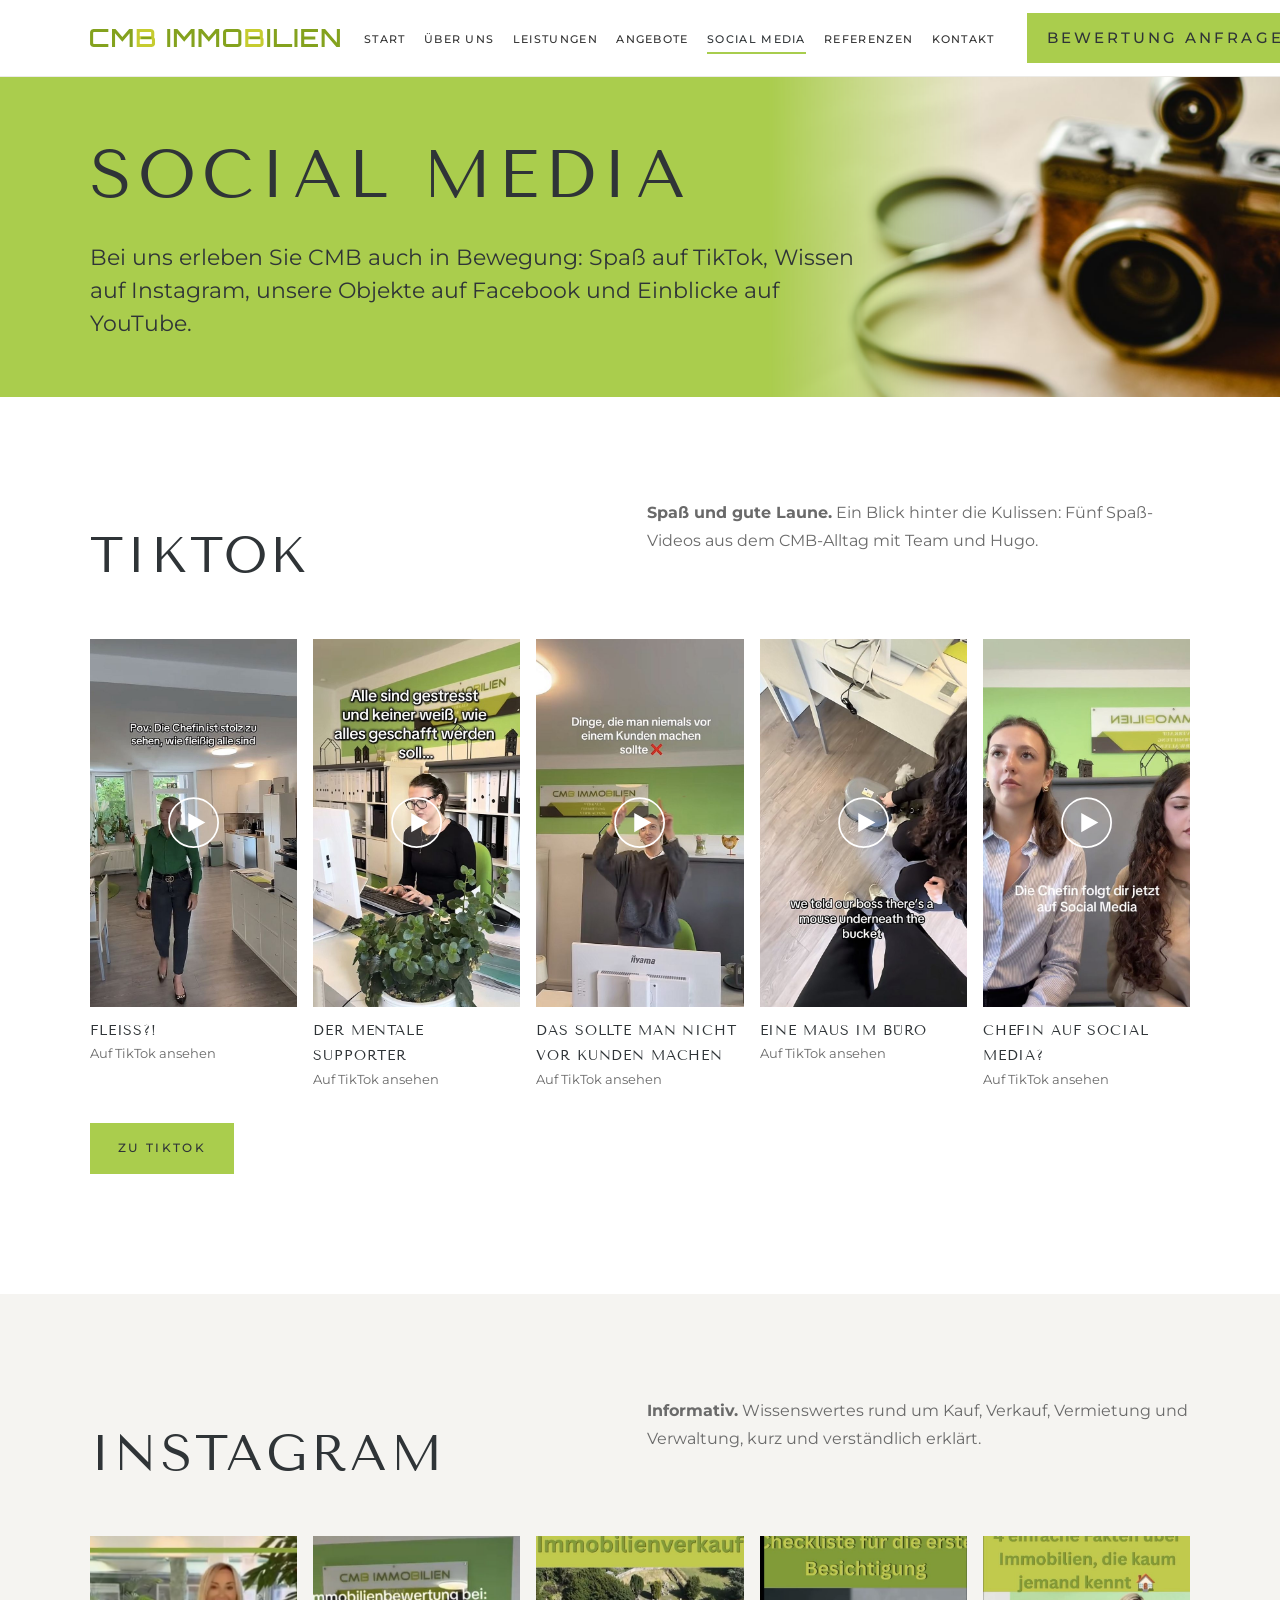
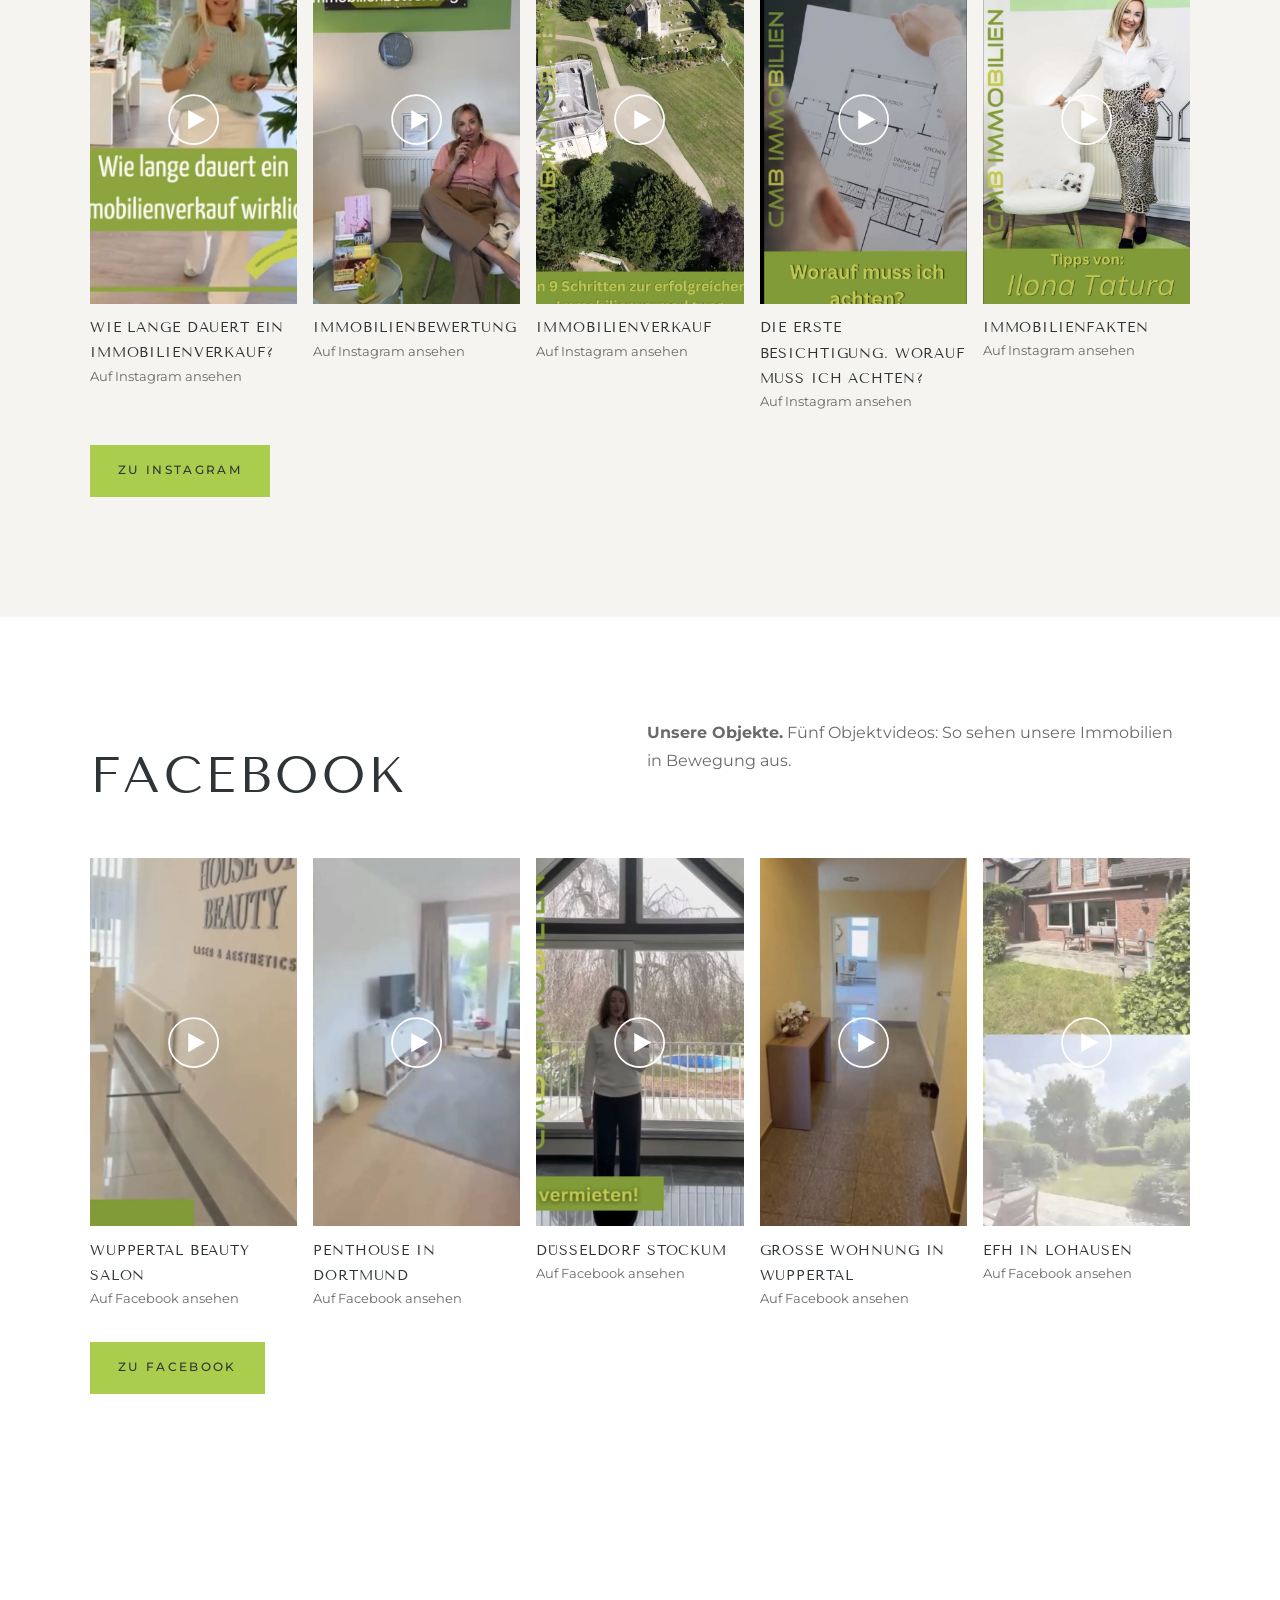
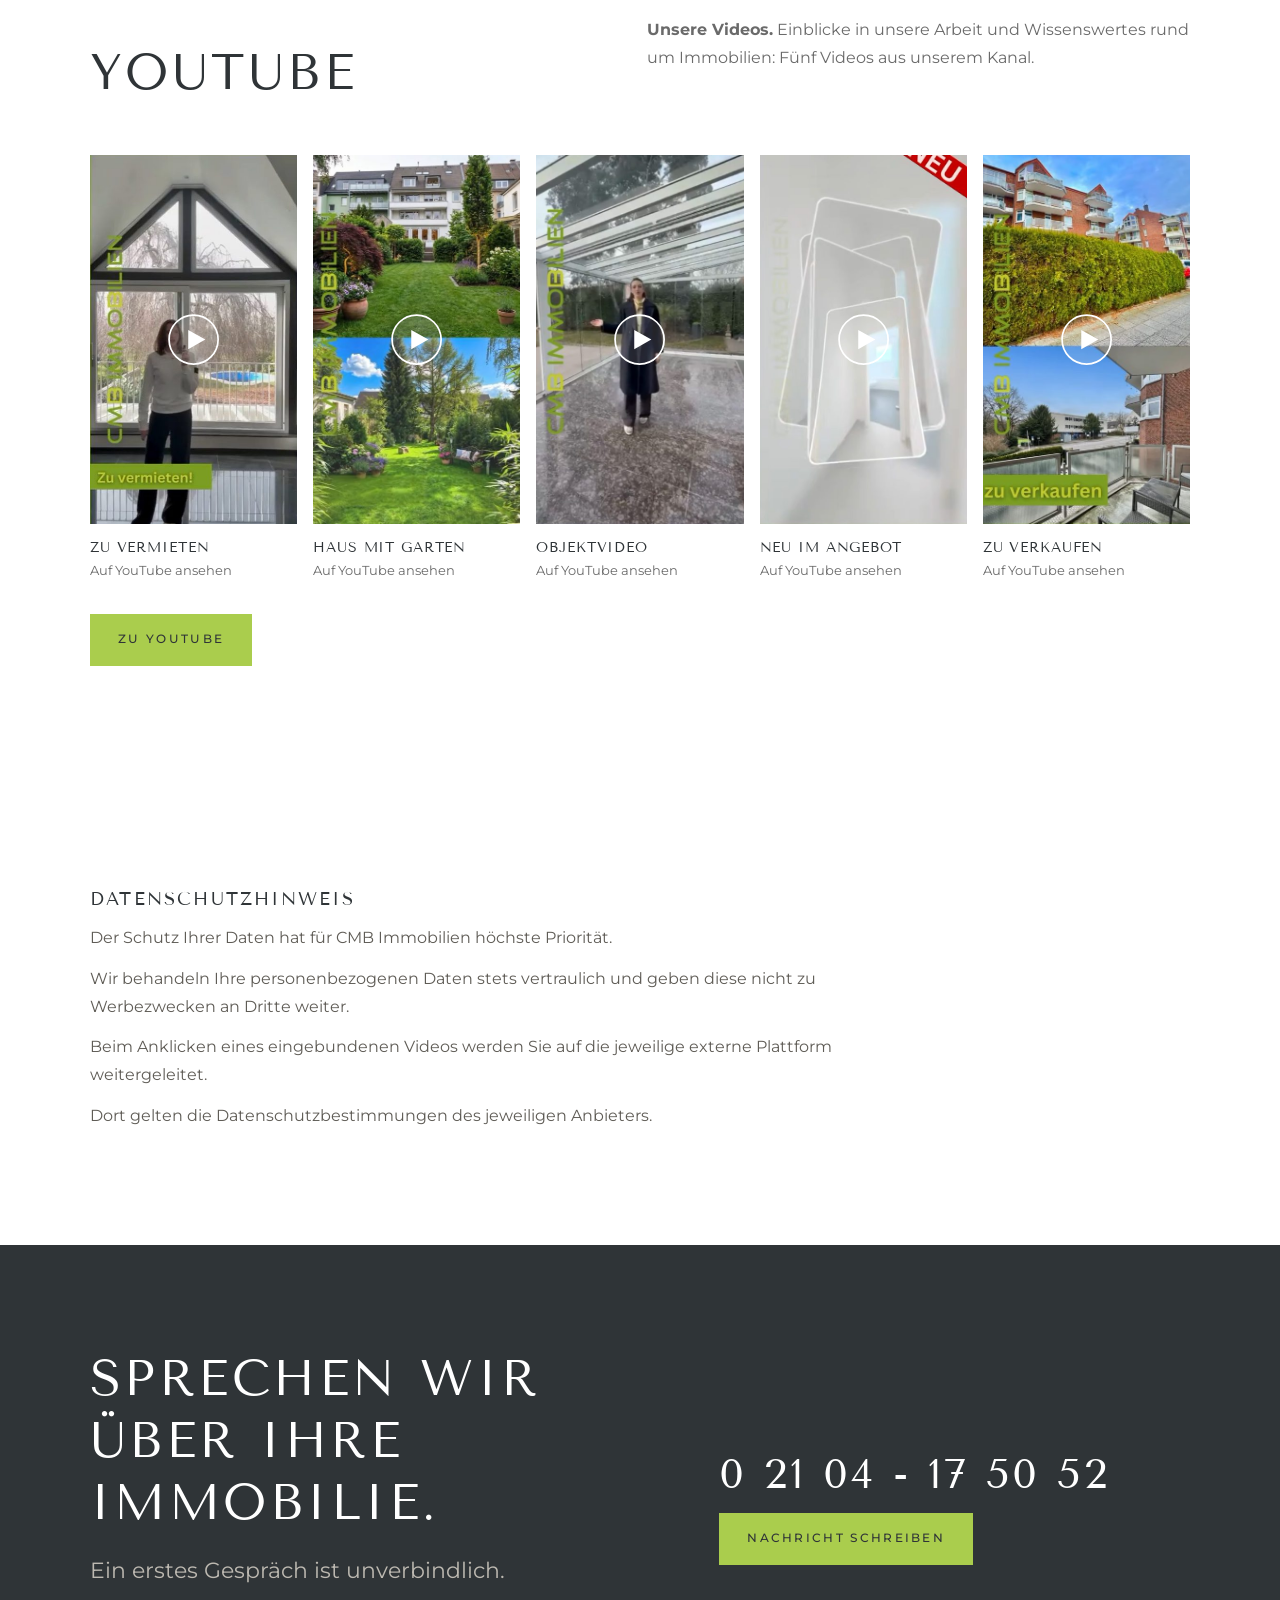
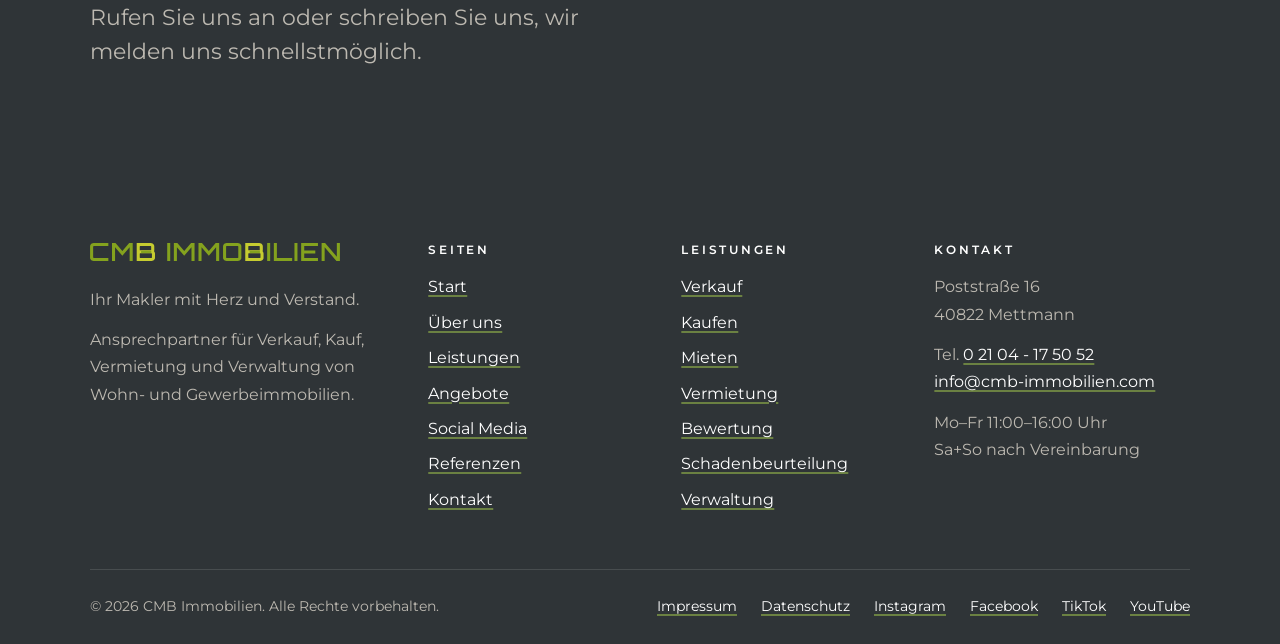
<file: social-media.html>
<!DOCTYPE html>
<html lang="de">
<head>
  <meta charset="utf-8">
  <meta name="viewport" content="width=device-width, initial-scale=1">
  <title>Social Media | CMB Immobilien Mettmann</title>
  <meta name="description" content="CMB Immobilien auf TikTok, Instagram, Facebook und YouTube: Spaß-Videos, Wissenswertes zu Immobilien und Objektvideos.">
  <meta name="theme-color" content="#ffffff">
  <meta property="og:type" content="website">
  <meta property="og:locale" content="de_DE">
  <meta property="og:site_name" content="CMB Immobilien">
  <meta property="og:title" content="Social Media | CMB Immobilien Mettmann">
  <meta property="og:description" content="CMB Immobilien auf TikTok, Instagram, Facebook und YouTube: Spaß-Videos, Wissenswertes zu Immobilien und Objektvideos.">
  <link rel="icon" href="assets/img/favicon.svg" type="image/svg+xml">
  <link rel="preload" href="assets/fonts/tenor-sans-latin-400-normal.woff2" as="font" type="font/woff2" crossorigin>
  <link rel="preload" href="assets/fonts/montserrat-latin-wght-normal.woff2" as="font" type="font/woff2" crossorigin>
  <link rel="stylesheet" href="assets/css/style.css">

  <link rel="stylesheet" href="assets/css/theme-light.css">
</head>
<body>
<a class="skip-link" href="#inhalt">Zum Inhalt springen</a>
<header class="site-header">
  <div class="wrap">
    <a class="logo logo--bild" href="index.html" aria-label="CMB Immobilien, zur Startseite"><img class="logo-img" src="assets/img/logo-cmb.svg" alt="CMB Immobilien" width="982" height="72"></a>
    <button class="nav-toggle" type="button" aria-controls="hauptmenue" aria-expanded="false" aria-label="Menü öffnen"><span></span></button>
    <nav class="nav" id="hauptmenue" aria-label="Hauptmenü">
      <ul>
        <li><a class="nav-link" href="index.html">Start</a></li>
        <li><a class="nav-link" href="ueber-uns.html">Über uns</a></li>
        <li><a class="nav-link" href="leistungen.html">Leistungen</a></li>
        <li><a class="nav-link" href="angebote.html">Angebote</a></li>
        <li><a class="nav-link" href="social-media.html" aria-current="page">Social Media</a></li>
        <li><a class="nav-link" href="referenzen.html">Referenzen</a></li>
        <li><a class="nav-link" href="kontakt.html">Kontakt</a></li>
      </ul>
      <a class="btn btn--primary" href="kontakt.html?anliegen=Bewertung">Bewertung anfragen</a>
    </nav>
  </div>
</header>
<main id="inhalt">
<section class="page-hero page-hero--foto page-hero--bild">
  <span class="hero-bild" style="background-image:url(assets/img/hero/social.jpg);background-position:center 14%" aria-hidden="true"></span>
  <div class="wrap">
    <h1>Social Media</h1>
    <p class="lead">Bei uns erleben Sie CMB auch in Bewegung: Spaß auf TikTok, Wissen auf Instagram, unsere Objekte auf Facebook und Einblicke auf YouTube.</p>
  </div>
</section>
<section class="section" id="tiktok" aria-labelledby="tiktok-h">
  <div class="wrap">
    <div class="section-head">
      <h2 id="tiktok-h">TikTok</h2>
      <p class="keep"><strong>Spaß und gute Laune.</strong> Ein Blick hinter die Kulissen: Fünf Spaß-Videos aus dem CMB-Alltag mit Team und Hugo.</p>
    </div>
    <ul class="video-reihe"><li><a class="video-karte" href="https://vm.tiktok.com/ZGdXp3Yfh/" target="_blank" rel="noopener noreferrer" aria-label="Fleiß?!, auf TikTok ansehen"><span class="vk-bild vk-tiktok"><img src="assets/img/social/tiktok-1.jpg" alt="" loading="lazy"><svg viewBox="0 0 48 48" aria-hidden="true" focusable="false"><circle cx="24" cy="24" r="23" fill="rgba(255,255,255,.14)" stroke="#fff" stroke-width="1.6"/><path d="M19 15l16 9-16 9z" fill="#fff"/></svg></span><span class="vk-titel">Fleiß?!</span><span class="vk-sub">Auf TikTok ansehen</span></a></li><li><a class="video-karte" href="https://vm.tiktok.com/ZGdXpVnKn/" target="_blank" rel="noopener noreferrer" aria-label="Der Mentale Supporter, auf TikTok ansehen"><span class="vk-bild vk-tiktok"><img src="assets/img/social/tiktok-2.jpg" alt="" loading="lazy"><svg viewBox="0 0 48 48" aria-hidden="true" focusable="false"><circle cx="24" cy="24" r="23" fill="rgba(255,255,255,.14)" stroke="#fff" stroke-width="1.6"/><path d="M19 15l16 9-16 9z" fill="#fff"/></svg></span><span class="vk-titel">Der Mentale Supporter</span><span class="vk-sub">Auf TikTok ansehen</span></a></li><li><a class="video-karte" href="https://vm.tiktok.com/ZGdXpTD3N/" target="_blank" rel="noopener noreferrer" aria-label="Das sollte man nicht vor Kunden machen, auf TikTok ansehen"><span class="vk-bild vk-tiktok"><img src="assets/img/social/tiktok-3.jpg" alt="" loading="lazy"><svg viewBox="0 0 48 48" aria-hidden="true" focusable="false"><circle cx="24" cy="24" r="23" fill="rgba(255,255,255,.14)" stroke="#fff" stroke-width="1.6"/><path d="M19 15l16 9-16 9z" fill="#fff"/></svg></span><span class="vk-titel">Das sollte man nicht vor Kunden machen</span><span class="vk-sub">Auf TikTok ansehen</span></a></li><li><a class="video-karte" href="https://vm.tiktok.com/ZGdXpq6kJ/" target="_blank" rel="noopener noreferrer" aria-label="Eine Maus im Büro, auf TikTok ansehen"><span class="vk-bild vk-tiktok"><img src="assets/img/social/tiktok-4.jpg" alt="" loading="lazy"><svg viewBox="0 0 48 48" aria-hidden="true" focusable="false"><circle cx="24" cy="24" r="23" fill="rgba(255,255,255,.14)" stroke="#fff" stroke-width="1.6"/><path d="M19 15l16 9-16 9z" fill="#fff"/></svg></span><span class="vk-titel">Eine Maus im Büro</span><span class="vk-sub">Auf TikTok ansehen</span></a></li><li><a class="video-karte" href="https://vm.tiktok.com/ZGdXpvdar/" target="_blank" rel="noopener noreferrer" aria-label="Chefin auf Social Media?, auf TikTok ansehen"><span class="vk-bild vk-tiktok"><img src="assets/img/social/tiktok-5.jpg" alt="" loading="lazy"><svg viewBox="0 0 48 48" aria-hidden="true" focusable="false"><circle cx="24" cy="24" r="23" fill="rgba(255,255,255,.14)" stroke="#fff" stroke-width="1.6"/><path d="M19 15l16 9-16 9z" fill="#fff"/></svg></span><span class="vk-titel">Chefin auf Social Media?</span><span class="vk-sub">Auf TikTok ansehen</span></a></li></ul>
    <p style="margin-top:2rem"><a class="btn btn--primary" href="https://www.tiktok.com/@cmbimmobilien" target="_blank" rel="noopener noreferrer">Zu TikTok</a></p>
  </div>
</section><section class="section section--paper" id="instagram" aria-labelledby="instagram-h">
  <div class="wrap">
    <div class="section-head">
      <h2 id="instagram-h">Instagram</h2>
      <p class="keep"><strong>Informativ.</strong> Wissenswertes rund um Kauf, Verkauf, Vermietung und Verwaltung, kurz und verständlich erklärt.</p>
    </div>
    <ul class="video-reihe"><li><a class="video-karte" href="https://www.instagram.com/reel/DUAcoLeAnG9/" target="_blank" rel="noopener noreferrer" aria-label="Wie lange dauert ein Immobilienverkauf?, auf Instagram ansehen"><span class="vk-bild vk-instagram"><img src="assets/img/social/instagram-1.jpg" alt="" loading="lazy"><svg viewBox="0 0 48 48" aria-hidden="true" focusable="false"><circle cx="24" cy="24" r="23" fill="rgba(255,255,255,.14)" stroke="#fff" stroke-width="1.6"/><path d="M19 15l16 9-16 9z" fill="#fff"/></svg></span><span class="vk-titel">Wie lange dauert ein Immobilienverkauf?</span><span class="vk-sub">Auf Instagram ansehen</span></a></li><li><a class="video-karte" href="https://www.instagram.com/reel/DbFrmiwuDr3/" target="_blank" rel="noopener noreferrer" aria-label="Immobilienbewertung, auf Instagram ansehen"><span class="vk-bild vk-instagram"><img src="assets/img/social/instagram-2.jpg" alt="" loading="lazy"><svg viewBox="0 0 48 48" aria-hidden="true" focusable="false"><circle cx="24" cy="24" r="23" fill="rgba(255,255,255,.14)" stroke="#fff" stroke-width="1.6"/><path d="M19 15l16 9-16 9z" fill="#fff"/></svg></span><span class="vk-titel">Immobilienbewertung</span><span class="vk-sub">Auf Instagram ansehen</span></a></li><li><a class="video-karte" href="https://www.instagram.com/reel/DbLcRAiIjbV/" target="_blank" rel="noopener noreferrer" aria-label="Immobilienverkauf, auf Instagram ansehen"><span class="vk-bild vk-instagram"><img src="assets/img/social/instagram-3.jpg" alt="" loading="lazy"><svg viewBox="0 0 48 48" aria-hidden="true" focusable="false"><circle cx="24" cy="24" r="23" fill="rgba(255,255,255,.14)" stroke="#fff" stroke-width="1.6"/><path d="M19 15l16 9-16 9z" fill="#fff"/></svg></span><span class="vk-titel">Immobilienverkauf</span><span class="vk-sub">Auf Instagram ansehen</span></a></li><li><a class="video-karte" href="https://www.instagram.com/reel/DbTc-4HoYMu/" target="_blank" rel="noopener noreferrer" aria-label="Die erste Besichtigung. Worauf muss ich achten?, auf Instagram ansehen"><span class="vk-bild vk-instagram"><img src="assets/img/social/instagram-4.jpg" alt="" loading="lazy"><svg viewBox="0 0 48 48" aria-hidden="true" focusable="false"><circle cx="24" cy="24" r="23" fill="rgba(255,255,255,.14)" stroke="#fff" stroke-width="1.6"/><path d="M19 15l16 9-16 9z" fill="#fff"/></svg></span><span class="vk-titel">Die erste Besichtigung. Worauf muss ich achten?</span><span class="vk-sub">Auf Instagram ansehen</span></a></li><li><a class="video-karte" href="https://www.instagram.com/reel/Dc1KrN8IoXb/" target="_blank" rel="noopener noreferrer" aria-label="Immobilienfakten, auf Instagram ansehen"><span class="vk-bild vk-instagram"><img src="assets/img/social/instagram-5.jpg" alt="" loading="lazy"><svg viewBox="0 0 48 48" aria-hidden="true" focusable="false"><circle cx="24" cy="24" r="23" fill="rgba(255,255,255,.14)" stroke="#fff" stroke-width="1.6"/><path d="M19 15l16 9-16 9z" fill="#fff"/></svg></span><span class="vk-titel">Immobilienfakten</span><span class="vk-sub">Auf Instagram ansehen</span></a></li></ul>
    <p style="margin-top:2rem"><a class="btn btn--primary" href="https://www.instagram.com/cmb_immobilien/" target="_blank" rel="noopener noreferrer">Zu Instagram</a></p>
  </div>
</section><section class="section" id="facebook" aria-labelledby="facebook-h">
  <div class="wrap">
    <div class="section-head">
      <h2 id="facebook-h">Facebook</h2>
      <p class="keep"><strong>Unsere Objekte.</strong> Fünf Objektvideos: So sehen unsere Immobilien in Bewegung aus.</p>
    </div>
    <ul class="video-reihe"><li><a class="video-karte" href="https://www.facebook.com/share/r/14tG5kCasC5/" target="_blank" rel="noopener noreferrer" aria-label="Wuppertal Beauty Salon, auf Facebook ansehen"><span class="vk-bild vk-facebook"><img src="assets/img/social/facebook-1.jpg" alt="" loading="lazy"><svg viewBox="0 0 48 48" aria-hidden="true" focusable="false"><circle cx="24" cy="24" r="23" fill="rgba(255,255,255,.14)" stroke="#fff" stroke-width="1.6"/><path d="M19 15l16 9-16 9z" fill="#fff"/></svg></span><span class="vk-titel">Wuppertal Beauty Salon</span><span class="vk-sub">Auf Facebook ansehen</span></a></li><li><a class="video-karte" href="https://www.facebook.com/share/r/14zeTEkuC21/" target="_blank" rel="noopener noreferrer" aria-label="Penthouse in Dortmund, auf Facebook ansehen"><span class="vk-bild vk-facebook"><img src="assets/img/social/facebook-2.jpg" alt="" loading="lazy"><svg viewBox="0 0 48 48" aria-hidden="true" focusable="false"><circle cx="24" cy="24" r="23" fill="rgba(255,255,255,.14)" stroke="#fff" stroke-width="1.6"/><path d="M19 15l16 9-16 9z" fill="#fff"/></svg></span><span class="vk-titel">Penthouse in Dortmund</span><span class="vk-sub">Auf Facebook ansehen</span></a></li><li><a class="video-karte" href="https://www.facebook.com/share/v/1DoYvsv4mf/" target="_blank" rel="noopener noreferrer" aria-label="Düsseldorf Stockum, auf Facebook ansehen"><span class="vk-bild vk-facebook"><img src="assets/img/social/facebook-3.jpg" alt="" loading="lazy"><svg viewBox="0 0 48 48" aria-hidden="true" focusable="false"><circle cx="24" cy="24" r="23" fill="rgba(255,255,255,.14)" stroke="#fff" stroke-width="1.6"/><path d="M19 15l16 9-16 9z" fill="#fff"/></svg></span><span class="vk-titel">Düsseldorf Stockum</span><span class="vk-sub">Auf Facebook ansehen</span></a></li><li><a class="video-karte" href="https://www.facebook.com/share/r/1SMtrpogfz/" target="_blank" rel="noopener noreferrer" aria-label="Große Wohnung in Wuppertal, auf Facebook ansehen"><span class="vk-bild vk-facebook"><img src="assets/img/social/facebook-4.jpg" alt="" loading="lazy"><svg viewBox="0 0 48 48" aria-hidden="true" focusable="false"><circle cx="24" cy="24" r="23" fill="rgba(255,255,255,.14)" stroke="#fff" stroke-width="1.6"/><path d="M19 15l16 9-16 9z" fill="#fff"/></svg></span><span class="vk-titel">Große Wohnung in Wuppertal</span><span class="vk-sub">Auf Facebook ansehen</span></a></li><li><a class="video-karte" href="https://www.facebook.com/share/r/1FD7kCm5bc/" target="_blank" rel="noopener noreferrer" aria-label="EFH in Lohausen, auf Facebook ansehen"><span class="vk-bild vk-facebook"><img src="assets/img/social/facebook-5.jpg" alt="" loading="lazy"><svg viewBox="0 0 48 48" aria-hidden="true" focusable="false"><circle cx="24" cy="24" r="23" fill="rgba(255,255,255,.14)" stroke="#fff" stroke-width="1.6"/><path d="M19 15l16 9-16 9z" fill="#fff"/></svg></span><span class="vk-titel">EFH in Lohausen</span><span class="vk-sub">Auf Facebook ansehen</span></a></li></ul>
    <p style="margin-top:2rem"><a class="btn btn--primary" href="https://www.facebook.com/cmbimmobilien/" target="_blank" rel="noopener noreferrer">Zu Facebook</a></p>
  </div>
</section><section class="section" id="youtube" aria-labelledby="youtube-h">
  <div class="wrap">
    <div class="section-head">
      <h2 id="youtube-h">YouTube</h2>
      <p class="keep"><strong>Unsere Videos.</strong> Einblicke in unsere Arbeit und Wissenswertes rund um Immobilien: Fünf Videos aus unserem Kanal.</p>
    </div>
    <ul class="video-reihe"><li><a class="video-karte" href="https://youtu.be/-UmaH9bCw4I" target="_blank" rel="noopener noreferrer" aria-label="Zu vermieten, auf YouTube ansehen"><span class="vk-bild vk-youtube"><img src="assets/img/social/youtube-1.jpg" alt="" loading="lazy"><svg viewBox="0 0 48 48" aria-hidden="true" focusable="false"><circle cx="24" cy="24" r="23" fill="rgba(255,255,255,.14)" stroke="#fff" stroke-width="1.6"/><path d="M19 15l16 9-16 9z" fill="#fff"/></svg></span><span class="vk-titel">Zu vermieten</span><span class="vk-sub">Auf YouTube ansehen</span></a></li><li><a class="video-karte" href="https://youtube.com/shorts/up4OCDUYnfw" target="_blank" rel="noopener noreferrer" aria-label="Haus mit Garten, auf YouTube ansehen"><span class="vk-bild vk-youtube"><img src="assets/img/social/youtube-2.jpg" alt="" loading="lazy"><svg viewBox="0 0 48 48" aria-hidden="true" focusable="false"><circle cx="24" cy="24" r="23" fill="rgba(255,255,255,.14)" stroke="#fff" stroke-width="1.6"/><path d="M19 15l16 9-16 9z" fill="#fff"/></svg></span><span class="vk-titel">Haus mit Garten</span><span class="vk-sub">Auf YouTube ansehen</span></a></li><li><a class="video-karte" href="https://youtube.com/shorts/aJG1vd3cEC0" target="_blank" rel="noopener noreferrer" aria-label="Objektvideo, auf YouTube ansehen"><span class="vk-bild vk-youtube"><img src="assets/img/social/youtube-3.jpg" alt="" loading="lazy"><svg viewBox="0 0 48 48" aria-hidden="true" focusable="false"><circle cx="24" cy="24" r="23" fill="rgba(255,255,255,.14)" stroke="#fff" stroke-width="1.6"/><path d="M19 15l16 9-16 9z" fill="#fff"/></svg></span><span class="vk-titel">Objektvideo</span><span class="vk-sub">Auf YouTube ansehen</span></a></li><li><a class="video-karte" href="https://youtube.com/shorts/jlYyZQeJWfI" target="_blank" rel="noopener noreferrer" aria-label="Neu im Angebot, auf YouTube ansehen"><span class="vk-bild vk-youtube"><img src="assets/img/social/youtube-4.jpg" alt="" loading="lazy"><svg viewBox="0 0 48 48" aria-hidden="true" focusable="false"><circle cx="24" cy="24" r="23" fill="rgba(255,255,255,.14)" stroke="#fff" stroke-width="1.6"/><path d="M19 15l16 9-16 9z" fill="#fff"/></svg></span><span class="vk-titel">Neu im Angebot</span><span class="vk-sub">Auf YouTube ansehen</span></a></li><li><a class="video-karte" href="https://youtube.com/shorts/_LqtzWUn4Uk" target="_blank" rel="noopener noreferrer" aria-label="Zu verkaufen, auf YouTube ansehen"><span class="vk-bild vk-youtube"><img src="assets/img/social/youtube-5.jpg" alt="" loading="lazy"><svg viewBox="0 0 48 48" aria-hidden="true" focusable="false"><circle cx="24" cy="24" r="23" fill="rgba(255,255,255,.14)" stroke="#fff" stroke-width="1.6"/><path d="M19 15l16 9-16 9z" fill="#fff"/></svg></span><span class="vk-titel">Zu verkaufen</span><span class="vk-sub">Auf YouTube ansehen</span></a></li></ul>
    <p style="margin-top:2rem"><a class="btn btn--primary" href="https://www.youtube.com/@CMB-Immobilien.Mettmann" target="_blank" rel="noopener noreferrer">Zu YouTube</a></p>
  </div>
</section>
<section class="section"><div class="wrap"><div class="objekte-hinweis dsh"><h2 class="dsh-titel">Datenschutzhinweis</h2><p>Der Schutz Ihrer Daten hat für CMB Immobilien höchste Priorität.</p><p>Wir behandeln Ihre personenbezogenen Daten stets vertraulich und geben diese nicht zu Werbezwecken an Dritte weiter.</p><p>Beim Anklicken eines eingebundenen Videos werden Sie auf die jeweilige externe Plattform weitergeleitet.</p><p>Dort gelten die Datenschutzbestimmungen des jeweiligen Anbieters.</p></div></div></section>
<section class="section section--navy">
  <div class="wrap cta">
    <div>
      <h2>Sprechen wir über Ihre Immobilie.</h2>
      <p class="lead">Ein erstes Gespräch ist unverbindlich.</p><p class="lead">Rufen Sie uns an oder schreiben Sie uns, wir melden uns schnellstmöglich.</p>
    </div>
    <div class="cta-actions">
      <a class="cta-phone" href="tel:+492104175052">0 21 04 - 17 50 52</a>
      <a class="btn btn--gold" href="kontakt.html">Nachricht schreiben</a>
    </div>
  </div>
</section>
</main>
<footer class="site-footer">
  <div class="wrap">
    <div class="footer-grid">
      <div class="footer-brand">
        <a class="logo logo--bild" href="index.html" aria-label="CMB Immobilien, zur Startseite"><img class="logo-img" src="assets/img/logo-cmb.svg" alt="CMB Immobilien" width="982" height="72"></a>
        <p>Ihr Makler mit Herz und Verstand.</p><p>Ansprechpartner für Verkauf, Kauf, Vermietung und Verwaltung von Wohn- und Gewerbeimmobilien.</p>
      </div>
      <div>
        <h2>Seiten</h2>
        <ul>
          <li><a href="index.html">Start</a></li>
          <li><a href="ueber-uns.html">Über uns</a></li>
          <li><a href="leistungen.html">Leistungen</a></li>
          <li><a href="angebote.html">Angebote</a></li>
          <li><a href="social-media.html">Social Media</a></li>
          <li><a href="referenzen.html">Referenzen</a></li>
          <li><a href="kontakt.html">Kontakt</a></li>
        </ul>
      </div>
      <div>
        <h2>Leistungen</h2>
        <ul>
          <li><a href="verkaufen.html">Verkauf</a></li>
          <li><a href="angebote.html?art=kauf">Kaufen</a></li>
          <li><a href="angebote.html?art=miete">Mieten</a></li>
          <li><a href="vermieten.html">Vermietung</a></li>
          <li><a href="leistungen.html#bewertung">Bewertung</a></li>
          <li><a href="schadenbeurteilung.html">Schadenbeurteilung</a></li>
          <li><a href="leistungen.html#verwaltung">Verwaltung</a></li>
        </ul>
      </div>
      <div>
        <h2>Kontakt</h2>
        <p>Poststraße 16<br>40822 Mettmann</p>
        <p>Tel. <a href="tel:+492104175052">0 21 04 - 17 50 52</a><br>
        <a href="mailto:info@cmb-immobilien.com">info@cmb-immobilien.com</a></p>
        <p>Mo–Fr 11:00–16:00 Uhr<br>Sa+So nach Vereinbarung</p>
      </div>
    </div>
    <div class="footer-bottom">
      <span>© <span id="jahr">2026</span> CMB Immobilien. Alle Rechte vorbehalten.</span>
      <ul>
        <li><a href="impressum.html">Impressum</a></li>
        <li><a href="datenschutz.html">Datenschutz</a></li>
        <li><a href="https://www.instagram.com/cmb_immobilien/" target="_blank" rel="noopener">Instagram</a></li>
        <li><a href="https://www.facebook.com/cmbimmobilien/" target="_blank" rel="noopener">Facebook</a></li>
        <li><a href="https://www.tiktok.com/@cmbimmobilien" target="_blank" rel="noopener">TikTok</a></li>
        <li><a href="https://www.youtube.com/@CMB-Immobilien.Mettmann" target="_blank" rel="noopener">YouTube</a></li>
      </ul>
    </div>
  </div>
</footer>
<script src="assets/js/main.js" defer></script>

</body>
</html>
</file>
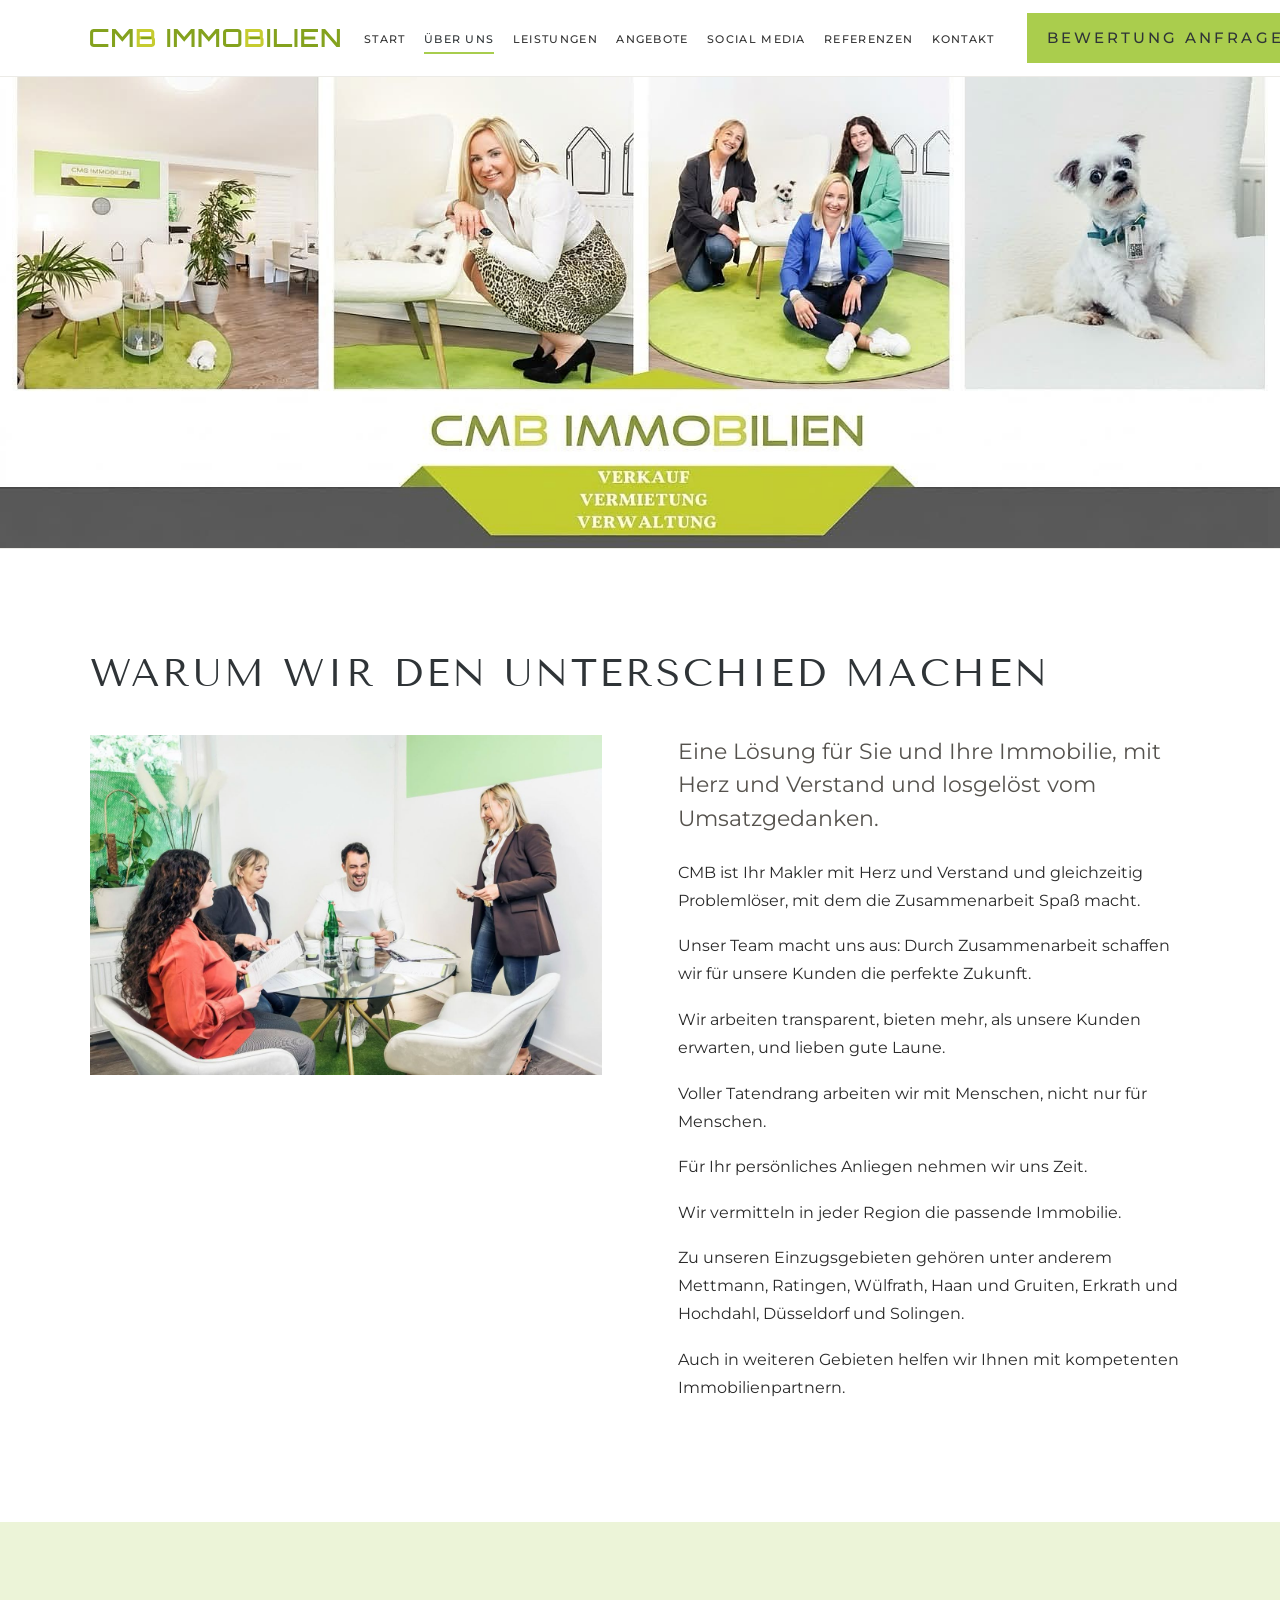
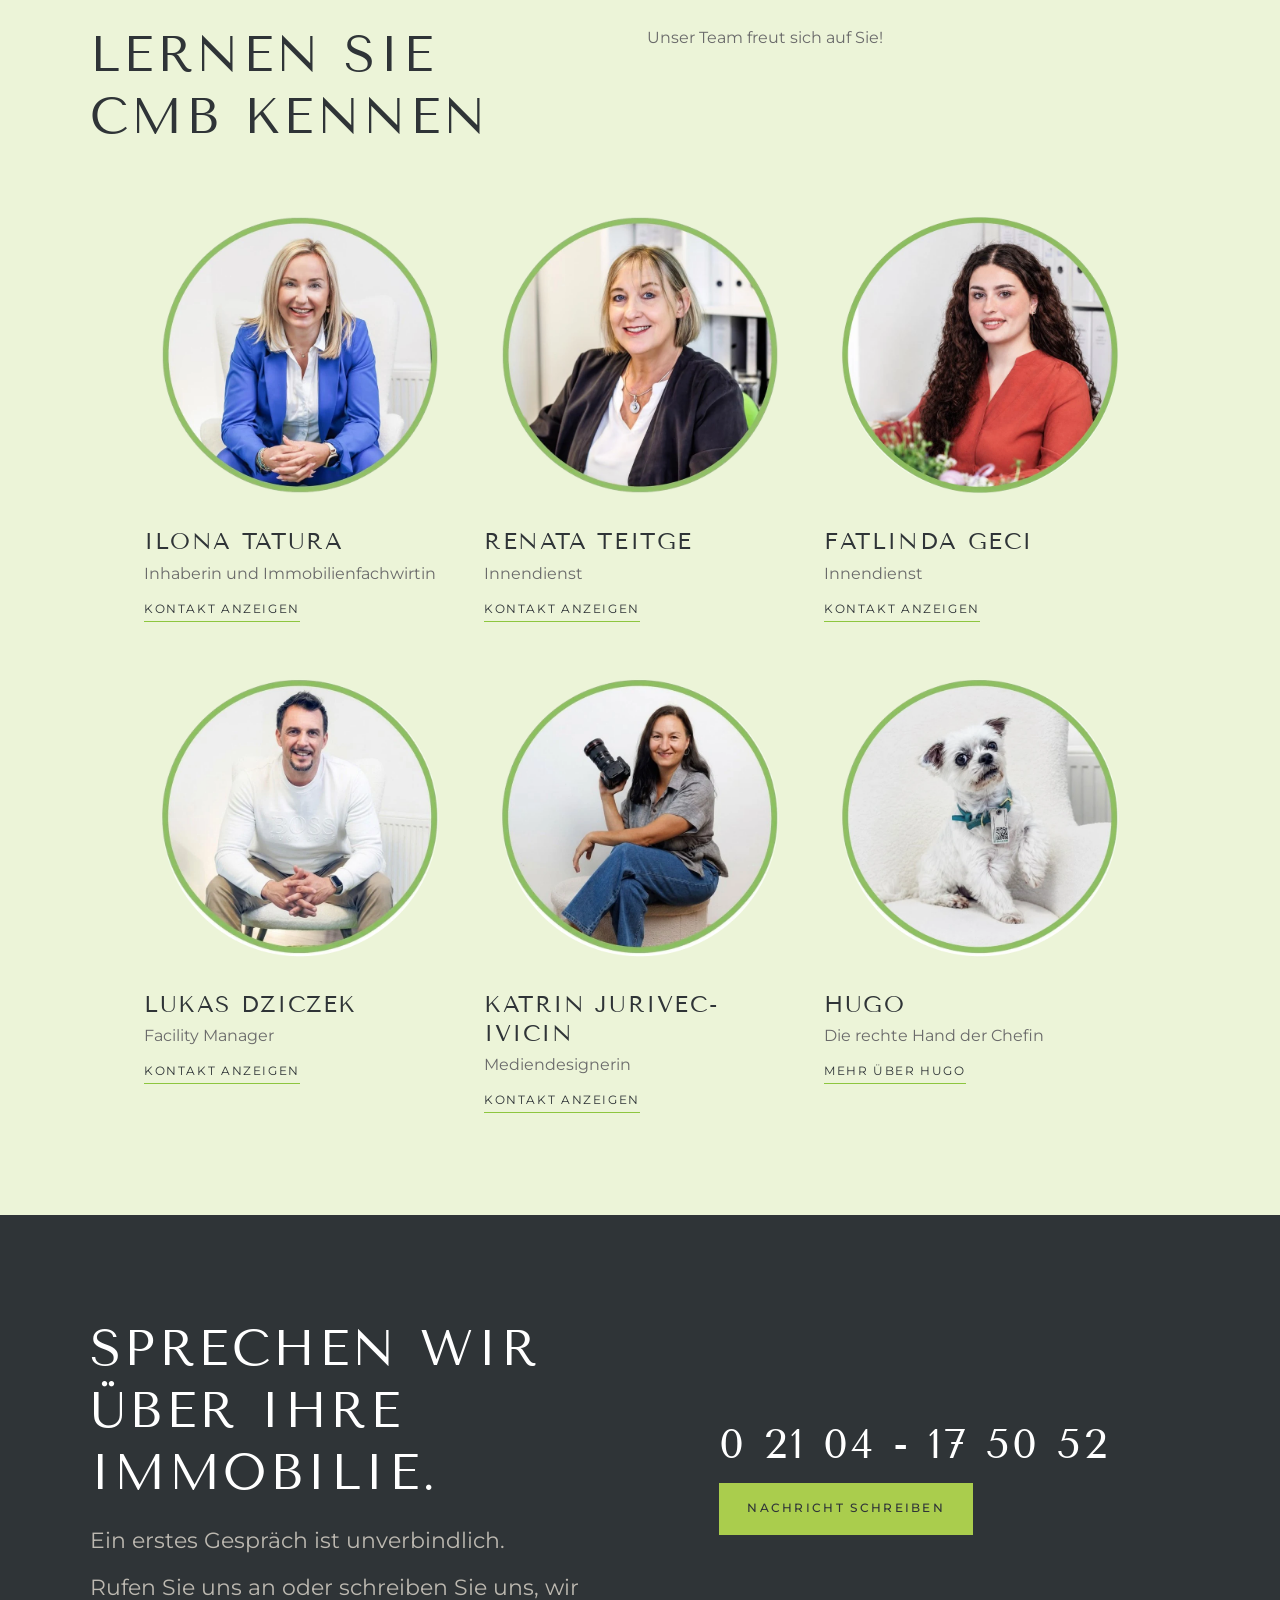
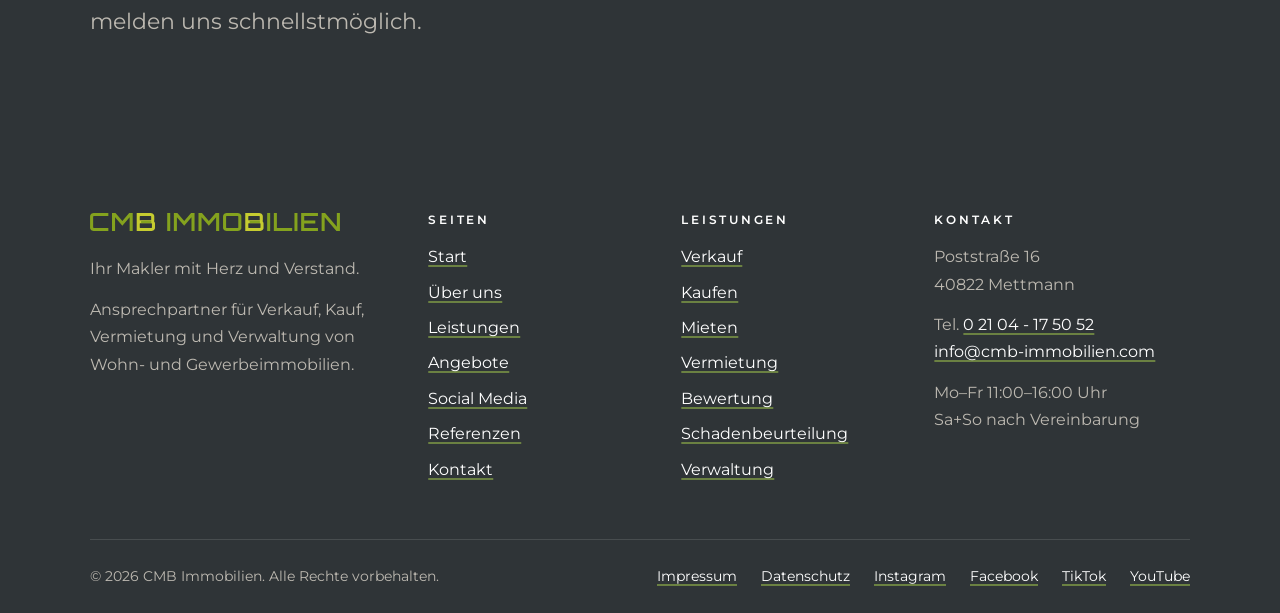
<file: ueber-uns.html>
<!DOCTYPE html>
<html lang="de">
<head>
  <meta charset="utf-8">
  <meta name="viewport" content="width=device-width, initial-scale=1">
  <title>Über uns | CMB Immobilien Mettmann</title>
  <meta name="description" content="Lernen Sie das Team von CMB Immobilien in Mettmann kennen: Ihr Makler mit Herz und Verstand, transparent, persönlich und verlässlich.">
  <meta name="theme-color" content="#ffffff">
  <meta property="og:type" content="website">
  <meta property="og:locale" content="de_DE">
  <meta property="og:site_name" content="CMB Immobilien">
  <meta property="og:title" content="Über uns | CMB Immobilien Mettmann">
  <meta property="og:description" content="Lernen Sie das Team von CMB Immobilien in Mettmann kennen: Ihr Makler mit Herz und Verstand, transparent, persönlich und verlässlich.">
  <link rel="icon" href="assets/img/favicon.svg" type="image/svg+xml">
  <link rel="preload" href="assets/fonts/tenor-sans-latin-400-normal.woff2" as="font" type="font/woff2" crossorigin>
  <link rel="preload" href="assets/fonts/montserrat-latin-wght-normal.woff2" as="font" type="font/woff2" crossorigin>
  <link rel="stylesheet" href="assets/css/style.css">

  <link rel="stylesheet" href="assets/css/theme-light.css">
</head>
<body>
<a class="skip-link" href="#inhalt">Zum Inhalt springen</a>
<header class="site-header">
  <div class="wrap">
    <a class="logo logo--bild" href="index.html" aria-label="CMB Immobilien, zur Startseite"><img class="logo-img" src="assets/img/logo-cmb.svg" alt="CMB Immobilien" width="982" height="72"></a>
    <button class="nav-toggle" type="button" aria-controls="hauptmenue" aria-expanded="false" aria-label="Menü öffnen"><span></span></button>
    <nav class="nav" id="hauptmenue" aria-label="Hauptmenü">
      <ul>
        <li><a class="nav-link" href="index.html">Start</a></li>
        <li><a class="nav-link" href="ueber-uns.html" aria-current="page">Über uns</a></li>
        <li><a class="nav-link" href="leistungen.html">Leistungen</a></li>
        <li><a class="nav-link" href="angebote.html">Angebote</a></li>
        <li><a class="nav-link" href="social-media.html">Social Media</a></li>
        <li><a class="nav-link" href="referenzen.html">Referenzen</a></li>
        <li><a class="nav-link" href="kontakt.html">Kontakt</a></li>
      </ul>
      <a class="btn btn--primary" href="kontakt.html?anliegen=Bewertung">Bewertung anfragen</a>
    </nav>
  </div>
</header>
<main id="inhalt">
<section class="banner-hero" aria-labelledby="ueber-h1">
  <h1 id="ueber-h1" class="sr-only">Wir sind CMB. Ihr Makler mit Herz und Verstand.</h1>
  <img src="assets/img/team-slider.jpg" alt="CMB Immobilien: Büro, Ilona Tatura, das Team mit Hugo. Verkauf, Vermietung, Verwaltung" width="1696" height="624">
</section>

<section class="section" aria-labelledby="unterschied-titel">
  <div class="wrap">
    <h2 id="unterschied-titel" class="unterschied-h2">Warum wir den Unterschied machen</h2>
  </div>
  <div class="wrap split">
    <div class="split-links">
      <img class="team-foto team-foto--gross" src="assets/img/team-tisch.jpg" alt="Das CMB-Team bei einer Besprechung: Renata Teitge, Fatlinda Geci, Hugo und Ilona Tatura" width="1300" height="866" loading="lazy">
    </div>
    <div>
      <p class="lead">Eine Lösung für Sie und Ihre Immobilie, mit Herz und Verstand und losgelöst vom Umsatzgedanken.</p>
      <p>CMB ist Ihr Makler mit Herz und Verstand und gleichzeitig Problemlöser, mit dem die Zusammenarbeit Spaß macht.</p><p>Unser Team macht uns aus: Durch Zusammenarbeit schaffen wir für unsere Kunden die perfekte Zukunft.</p>
      <p>Wir arbeiten transparent, bieten mehr, als unsere Kunden erwarten, und lieben gute Laune.</p><p>Voller Tatendrang arbeiten wir mit Menschen, nicht nur für Menschen.</p><p>Für Ihr persönliches Anliegen nehmen wir uns Zeit.</p>
      <p>Wir vermitteln in jeder Region die passende Immobilie.</p><p>Zu unseren Einzugsgebieten gehören unter anderem Mettmann, Ratingen, Wülfrath, Haan und Gruiten, Erkrath und Hochdahl, Düsseldorf und Solingen.</p><p>Auch in weiteren Gebieten helfen wir Ihnen mit kompetenten Immobilienpartnern.</p>
    </div>
  </div>
</section>

<section class="section section--paper" aria-labelledby="team-titel">
  <div class="wrap">
    <div class="section-head">
      <h2 id="team-titel">Lernen Sie CMB kennen</h2>
      <p>Unser Team freut sich auf Sie!</p>
    </div>
    <ul class="team">
      <li>
        <details class="member">
          <summary>
            <div class="member-photo"><span aria-hidden="true">IT</span><img src="assets/img/team/ilona.webp" alt="Foto von Ilona Tatura" loading="lazy" onerror="this.remove()"></div>
            <h3>Ilona Tatura</h3>
            <p>Inhaberin und Immobilienfachwirtin</p>
            <span class="member-more">Kontakt anzeigen</span>
          </summary>
          <ul class="member-contact"><li><span>Telefon</span><a href="tel:+492104175052">0 21 04 - 17 50 52</a></li><li><span>Mobil</span><a href="tel:+491735420100">+49 173 5420100</a></li><li><span>E-Mail</span><a href="mailto:ilona.tatura@cmb-immobilien.com">ilona.tatura@cmb-immobilien.com</a></li></ul>
        </details>
      </li>
      <li>
        <details class="member">
          <summary>
            <div class="member-photo"><span aria-hidden="true">RT</span><img src="assets/img/team/renata.webp" alt="Foto von Renata Teitge" loading="lazy" onerror="this.remove()"></div>
            <h3>Renata Teitge</h3>
            <p>Innendienst</p>
            <span class="member-more">Kontakt anzeigen</span>
          </summary>
          <ul class="member-contact"><li><span>Telefon</span><a href="tel:+492104175052">0 21 04 - 17 50 52</a></li><li><span>Mobil</span><a href="tel:+491639814516">+49 163 9814516</a></li><li><span>E-Mail</span><a href="mailto:renata.teitge@cmb-immobilien.com">renata.teitge@cmb-immobilien.com</a></li></ul>
        </details>
      </li>
      <li>
        <details class="member">
          <summary>
            <div class="member-photo"><span aria-hidden="true">FG</span><img src="assets/img/team/fatlinda.webp" alt="Foto von Fatlinda Geci" loading="lazy" onerror="this.remove()"></div>
            <h3>Fatlinda Geci</h3>
            <p>Innendienst</p>
            <span class="member-more">Kontakt anzeigen</span>
          </summary>
          <ul class="member-contact"><li><span>Telefon</span><a href="tel:+492104175052">0 21 04 - 17 50 52</a></li><li><span>Mobil</span><a href="tel:+4917650474167">+49 176 50474167</a></li><li><span>E-Mail</span><a href="mailto:fatlinda.geci@cmb-immobilien.com">fatlinda.geci@cmb-immobilien.com</a></li></ul>
        </details>
      </li>
      <li>
        <details class="member">
          <summary>
            <div class="member-photo"><span aria-hidden="true">LD</span><img src="assets/img/team/lukas.webp" alt="Foto von Lukas Dziczek" loading="lazy" onerror="this.remove()"></div>
            <h3>Lukas Dziczek</h3>
            <p>Facility Manager</p>
            <span class="member-more">Kontakt anzeigen</span>
          </summary>
          <ul class="member-contact"><li><span>Mobil</span><a href="tel:+4917518114121">+49 175 18114121</a></li><li><span>E-Mail</span><a href="mailto:allyoucanclean@web.de">allyoucanclean@web.de</a></li></ul>
        </details>
      </li>
      <li>
        <details class="member">
          <summary>
            <div class="member-photo"><span aria-hidden="true">KJ</span><img src="assets/img/team/katrin.webp" alt="Foto von Katrin Jurivec-Ivicin" loading="lazy" onerror="this.remove()"></div>
            <h3>Katrin Jurivec-Ivicin</h3>
            <p>Mediendesignerin</p>
            <span class="member-more">Kontakt anzeigen</span>
          </summary>
          <ul class="member-contact"><li><span>Mobil</span><a href="tel:+436766533347">+43 676 6533347</a></li><li><span>E-Mail</span><a href="mailto:info@immova-agentur.at">info@immova-agentur.at</a></li></ul>
        </details>
      </li>
      <li>
        <details class="member">
          <summary>
            <div class="member-photo"><span aria-hidden="true">H</span><img src="assets/img/team/hugo.webp" alt="Foto von Hugo" loading="lazy" onerror="this.remove()"></div>
            <h3>Hugo</h3>
            <p>Die rechte Hand der Chefin</p>
            <span class="member-more">Mehr über Hugo</span>
          </summary>
          <p class="member-note">Der treue Begleiter im Büro: Hugo begrüßt jeden Gast mit wedelndem Schwanz und sorgt für gute Laune.</p>
        </details>
      </li>
    </ul>
  </div>
</section>

<section class="section section--navy">
  <div class="wrap cta">
    <div>
      <h2>Sprechen wir über Ihre Immobilie.</h2>
      <p class="lead">Ein erstes Gespräch ist unverbindlich.</p><p class="lead">Rufen Sie uns an oder schreiben Sie uns, wir melden uns schnellstmöglich.</p>
    </div>
    <div class="cta-actions">
      <a class="cta-phone" href="tel:+492104175052">0 21 04 - 17 50 52</a>
      <a class="btn btn--gold" href="kontakt.html">Nachricht schreiben</a>
    </div>
  </div>
</section>
<script>
document.querySelectorAll("details.member").forEach(function (d) {
  d.addEventListener("toggle", function () {
    if (d.open) { document.querySelectorAll("details.member[open]").forEach(function (o) { if (o !== d) { o.open = false; } }); }
  });
});
</script>
</main>
<footer class="site-footer">
  <div class="wrap">
    <div class="footer-grid">
      <div class="footer-brand">
        <a class="logo logo--bild" href="index.html" aria-label="CMB Immobilien, zur Startseite"><img class="logo-img" src="assets/img/logo-cmb.svg" alt="CMB Immobilien" width="982" height="72"></a>
        <p>Ihr Makler mit Herz und Verstand.</p><p>Ansprechpartner für Verkauf, Kauf, Vermietung und Verwaltung von Wohn- und Gewerbeimmobilien.</p>
      </div>
      <div>
        <h2>Seiten</h2>
        <ul>
          <li><a href="index.html">Start</a></li>
          <li><a href="ueber-uns.html">Über uns</a></li>
          <li><a href="leistungen.html">Leistungen</a></li>
          <li><a href="angebote.html">Angebote</a></li>
          <li><a href="social-media.html">Social Media</a></li>
          <li><a href="referenzen.html">Referenzen</a></li>
          <li><a href="kontakt.html">Kontakt</a></li>
        </ul>
      </div>
      <div>
        <h2>Leistungen</h2>
        <ul>
          <li><a href="verkaufen.html">Verkauf</a></li>
          <li><a href="angebote.html?art=kauf">Kaufen</a></li>
          <li><a href="angebote.html?art=miete">Mieten</a></li>
          <li><a href="vermieten.html">Vermietung</a></li>
          <li><a href="leistungen.html#bewertung">Bewertung</a></li>
          <li><a href="schadenbeurteilung.html">Schadenbeurteilung</a></li>
          <li><a href="leistungen.html#verwaltung">Verwaltung</a></li>
        </ul>
      </div>
      <div>
        <h2>Kontakt</h2>
        <p>Poststraße 16<br>40822 Mettmann</p>
        <p>Tel. <a href="tel:+492104175052">0 21 04 - 17 50 52</a><br>
        <a href="mailto:info@cmb-immobilien.com">info@cmb-immobilien.com</a></p>
        <p>Mo–Fr 11:00–16:00 Uhr<br>Sa+So nach Vereinbarung</p>
      </div>
    </div>
    <div class="footer-bottom">
      <span>© <span id="jahr">2026</span> CMB Immobilien. Alle Rechte vorbehalten.</span>
      <ul>
        <li><a href="impressum.html">Impressum</a></li>
        <li><a href="datenschutz.html">Datenschutz</a></li>
        <li><a href="https://www.instagram.com/cmb_immobilien/" target="_blank" rel="noopener">Instagram</a></li>
        <li><a href="https://www.facebook.com/cmbimmobilien/" target="_blank" rel="noopener">Facebook</a></li>
        <li><a href="https://www.tiktok.com/@cmbimmobilien" target="_blank" rel="noopener">TikTok</a></li>
        <li><a href="https://www.youtube.com/@CMB-Immobilien.Mettmann" target="_blank" rel="noopener">YouTube</a></li>
      </ul>
    </div>
  </div>
</footer>
<script src="assets/js/main.js" defer></script>

</body>
</html>
</file>
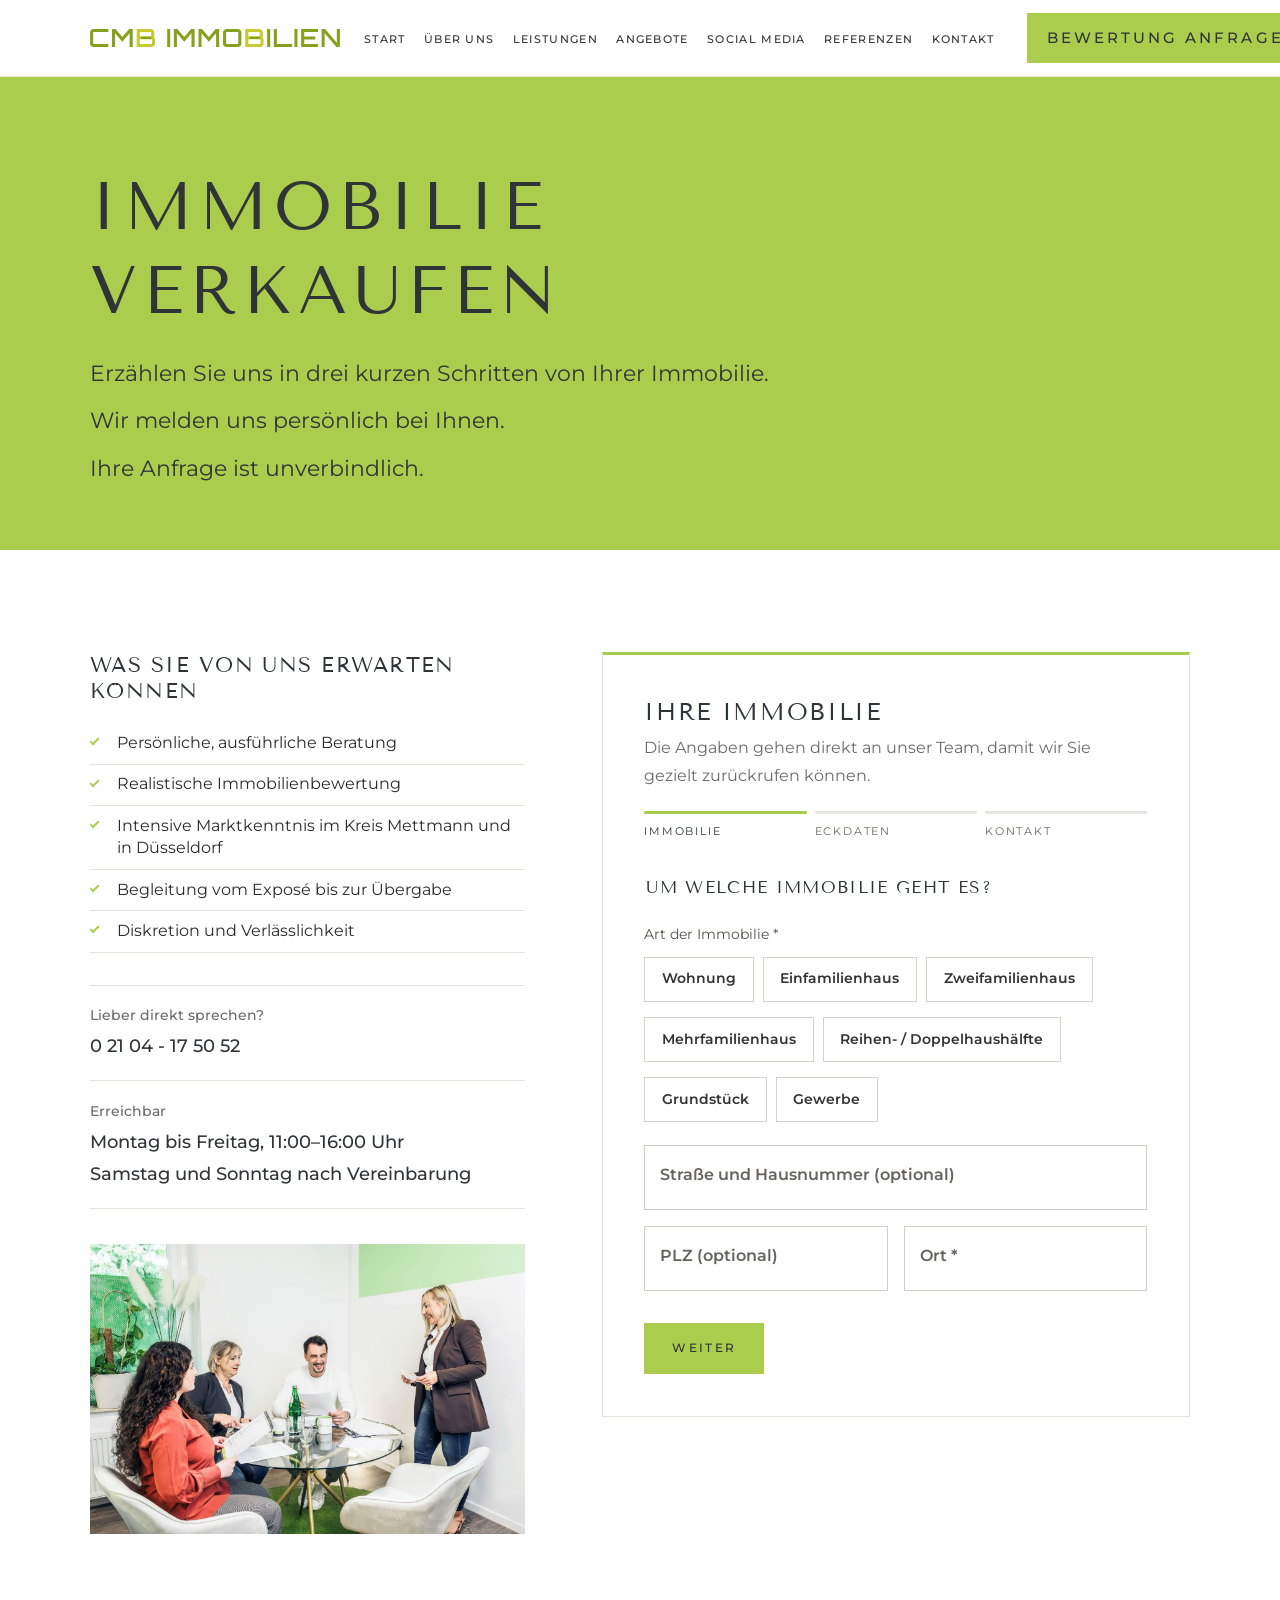
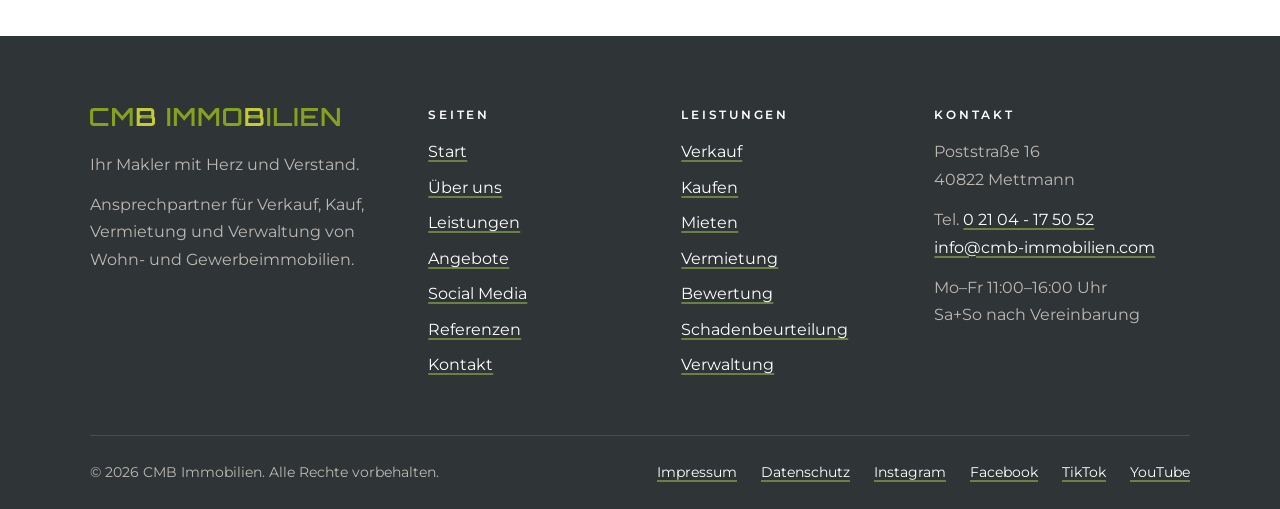
<file: verkaufen.html>
<!DOCTYPE html>
<html lang="de">
<head>
  <meta charset="utf-8">
  <meta name="viewport" content="width=device-width, initial-scale=1">
  <title>Immobilie verkaufen | CMB Immobilien Mettmann</title>
  <meta name="description" content="Immobilie verkaufen in Mettmann und Umgebung: Angaben zu Ihrer Immobilie senden, CMB Immobilien meldet sich persönlich bei Ihnen.">
  <meta name="theme-color" content="#ffffff">
  <meta property="og:type" content="website">
  <meta property="og:locale" content="de_DE">
  <meta property="og:site_name" content="CMB Immobilien">
  <meta property="og:title" content="Immobilie verkaufen | CMB Immobilien Mettmann">
  <meta property="og:description" content="Immobilie verkaufen in Mettmann und Umgebung: Angaben zu Ihrer Immobilie senden, CMB Immobilien meldet sich persönlich bei Ihnen.">
  <link rel="icon" href="assets/img/favicon.svg" type="image/svg+xml">
  <link rel="preload" href="assets/fonts/tenor-sans-latin-400-normal.woff2" as="font" type="font/woff2" crossorigin>
  <link rel="preload" href="assets/fonts/montserrat-latin-wght-normal.woff2" as="font" type="font/woff2" crossorigin>
  <link rel="stylesheet" href="assets/css/style.css">

  <link rel="stylesheet" href="assets/css/form.css">
  <script src="assets/js/form.js" defer></script>
  <link rel="stylesheet" href="assets/css/theme-light.css">
</head>
<body>
<a class="skip-link" href="#inhalt">Zum Inhalt springen</a>
<header class="site-header">
  <div class="wrap">
    <a class="logo logo--bild" href="index.html" aria-label="CMB Immobilien, zur Startseite"><img class="logo-img" src="assets/img/logo-cmb.svg" alt="CMB Immobilien" width="982" height="72"></a>
    <button class="nav-toggle" type="button" aria-controls="hauptmenue" aria-expanded="false" aria-label="Menü öffnen"><span></span></button>
    <nav class="nav" id="hauptmenue" aria-label="Hauptmenü">
      <ul>
        <li><a class="nav-link" href="index.html">Start</a></li>
        <li><a class="nav-link" href="ueber-uns.html">Über uns</a></li>
        <li><a class="nav-link" href="leistungen.html">Leistungen</a></li>
        <li><a class="nav-link" href="angebote.html">Angebote</a></li>
        <li><a class="nav-link" href="social-media.html">Social Media</a></li>
        <li><a class="nav-link" href="referenzen.html">Referenzen</a></li>
        <li><a class="nav-link" href="kontakt.html">Kontakt</a></li>
      </ul>
      <a class="btn btn--primary" href="kontakt.html?anliegen=Bewertung">Bewertung anfragen</a>
    </nav>
  </div>
</header>
<main id="inhalt">
<section class="page-hero">
  <div class="wrap">
    <h1>Immobilie verkaufen</h1>
    <p class="lead">Erzählen Sie uns in drei kurzen Schritten von Ihrer Immobilie.</p><p class="lead">Wir melden uns persönlich bei Ihnen.</p><p class="lead">Ihre Anfrage ist unverbindlich.</p>
  </div>
</section>

<section class="section">
  <div class="wrap contact-grid">
    <div>
      <h2 style="font-size:1.3rem;margin-bottom:1.2rem">Was Sie von uns erwarten können</h2>
      <ul class="checks">
        <li>Persönliche, ausführliche Beratung</li>
        <li>Realistische Immobilienbewertung</li>
        <li>Intensive Marktkenntnis im Kreis Mettmann und in Düsseldorf</li>
        <li>Begleitung vom Exposé bis zur Übergabe</li>
        <li>Diskretion und Verlässlichkeit</li>
      </ul>
      <dl class="contact-list" style="margin-top:2rem">
        <div><dt>Lieber direkt sprechen?</dt><dd><a href="tel:+492104175052">0 21 04 - 17 50 52</a></dd></div>
        <div><dt>Erreichbar</dt><dd>Montag bis Freitag, 11:00–16:00 Uhr<br>Samstag und Sonntag nach Vereinbarung</dd></div>
      </dl>
      <img class="bild-rahmen" style="margin-top:2.2rem" src="assets/img/team-besprechung.jpg" alt="Beratungsgespräch im CMB-Büro" loading="lazy">
    </div>

    <div class="anfrage" id="anfrage-box">
      <h2>Ihre Immobilie</h2>
      <p style="color:var(--muted);margin:0">Die Angaben gehen direkt an unser Team, damit wir Sie gezielt zurückrufen können.</p>
      <ol class="progress" id="progress" aria-label="Fortschritt">
        <li class="on">Immobilie</li><li>Eckdaten</li><li>Kontakt</li>
      </ol>
      <form id="anfrage" data-subject="Neue Verkaufsanfrage" novalidate>
        <input type="hidden" name="access_key" value="HIER-WEB3FORMS-ACCESS-KEY-EINTRAGEN">
        <input type="hidden" name="from_name" value="Website CMB Immobilien">
        <input type="hidden" name="anliegen" value="Verkauf">
        <input type="checkbox" name="botcheck" class="hp" tabindex="-1" autocomplete="off" aria-hidden="true">

        <fieldset class="step" style="border:0;padding:0;margin:0;min-width:0">
          <legend class="step-title">Um welche Immobilie geht es?</legend>
          <span class="q" style="margin-top:0">Art der Immobilie *</span>
          <div class="chips" role="radiogroup" aria-label="Art der Immobilie">
            <label class="chip"><input type="radio" name="objektart" value="Wohnung" required data-msg="Bitte wählen Sie die Art der Immobilie."><span>Wohnung</span></label>
            <label class="chip"><input type="radio" name="objektart" value="Einfamilienhaus"><span>Einfamilienhaus</span></label>
            <label class="chip"><input type="radio" name="objektart" value="Zweifamilienhaus"><span>Zweifamilienhaus</span></label>
            <label class="chip"><input type="radio" name="objektart" value="Mehrfamilienhaus"><span>Mehrfamilienhaus</span></label>
            <label class="chip"><input type="radio" name="objektart" value="Reihenhaus / Doppelhaushälfte"><span>Reihen- / Doppelhaushälfte</span></label>
            <label class="chip"><input type="radio" name="objektart" value="Grundstück" data-nowf><span>Grundstück</span></label>
            <label class="chip"><input type="radio" name="objektart" value="Gewerbe"><span>Gewerbe</span></label>
          </div>
          <div class="f"><input type="text" id="strasse" name="strasse" placeholder=" " autocomplete="street-address"><label for="strasse">Straße und Hausnummer (optional)</label><p class="msg"></p></div>
          <div class="two">
            <div class="f"><input type="text" id="plz" name="plz" placeholder=" " inputmode="numeric" autocomplete="postal-code" pattern="[0-9]{5}"><label for="plz">PLZ (optional)</label><p class="msg"></p></div>
            <div class="f"><input type="text" id="ort" name="ort" placeholder=" " autocomplete="address-level2" required><label for="ort">Ort *</label><p class="msg"></p></div>
          </div>
        </fieldset>

        <fieldset class="step" hidden style="border:0;padding:0;margin:0;min-width:0">
          <legend class="step-title">Eckdaten Ihrer Immobilie</legend>
          <div class="two">
            <div class="f"><input type="text" id="wohnflaeche" name="wohnflaeche" placeholder=" " inputmode="decimal" pattern="[0-9.,]+" required><label for="wohnflaeche" id="wf-label">Wohn- / Nutzfläche in m² *</label><p class="msg"></p></div>
            <div class="f"><input type="text" id="grundstueck" name="grundstueck" placeholder=" " inputmode="decimal" pattern="[0-9.,]+"><label for="grundstueck">Grundstücksfläche in m²</label><p class="msg"></p></div>
          </div>
          <div class="two">
            <div class="f"><input type="text" id="zimmer" name="zimmer" placeholder=" " inputmode="decimal" pattern="[0-9.,]+"><label for="zimmer">Anzahl Zimmer</label><p class="msg"></p></div>
            <div class="f"><input type="text" id="wunschpreis" name="wunschpreis" placeholder=" " inputmode="numeric" pattern="[0-9.,]+"><label for="wunschpreis">Wunschpreis in € (optional)</label><p class="msg"></p></div>
          </div>
          <span class="q">Wann möchten Sie verkaufen?</span>
          <div class="chips" role="radiogroup" aria-label="Zeitrahmen">
            <label class="chip"><input type="radio" name="zeitrahmen" value="So bald wie möglich"><span>So bald wie möglich</span></label>
            <label class="chip"><input type="radio" name="zeitrahmen" value="In 3 Monaten"><span>In 3 Monaten</span></label>
            <label class="chip"><input type="radio" name="zeitrahmen" value="In 6 Monaten"><span>In 6 Monaten</span></label>
            <label class="chip"><input type="radio" name="zeitrahmen" value="Noch offen"><span>Noch offen</span></label>
          </div>
          <div class="f"><textarea id="nachricht" name="nachricht" placeholder=" "></textarea><label for="nachricht">Besonderheiten oder Fragen (optional)</label><p class="msg"></p></div>
        </fieldset>

        <fieldset class="step" hidden style="border:0;padding:0;margin:0;min-width:0">
          <legend class="step-title">Wie erreichen wir Sie?</legend>
          <div class="two">
            <div class="f"><input type="text" id="vorname" name="vorname" placeholder=" " autocomplete="given-name" required><label for="vorname">Vorname *</label><p class="msg"></p></div>
            <div class="f"><input type="text" id="nachname" name="nachname" placeholder=" " autocomplete="family-name" required><label for="nachname">Nachname *</label><p class="msg"></p></div>
          </div>
          <div class="two">
            <div class="f"><input type="tel" id="telefon" name="telefon" placeholder=" " autocomplete="tel" pattern="[0-9 +\(\)\/\-]{6,}" required><label for="telefon">Telefon *</label><p class="msg"></p></div>
            <div class="f"><input type="email" id="email" name="email" placeholder=" " autocomplete="email" required><label for="email">E-Mail *</label><p class="msg"></p></div>
          </div>
          <span class="q">Wann erreichen wir Sie am besten?</span>
          <div class="chips" role="radiogroup" aria-label="Erreichbarkeit">
            <label class="chip"><input type="radio" name="erreichbar" value="Vormittags"><span>Vormittags</span></label>
            <label class="chip"><input type="radio" name="erreichbar" value="Nachmittags"><span>Nachmittags</span></label>
            <label class="chip"><input type="radio" name="erreichbar" value="Abends"><span>Abends</span></label>
          </div>
          <label class="consent2"><input type="checkbox" name="datenschutz" value="akzeptiert"><span>Ich habe die <a href="datenschutz.html" target="_blank" rel="noopener">Datenschutzerklärung</a> zur Kenntnis genommen. Meine Angaben werden zur Bearbeitung meiner Anfrage verwendet. *</span></label>
        </fieldset>

        <p class="form-err" id="form-err" role="alert" aria-live="assertive"></p>
        <div class="nav-row">
          <button type="button" class="btn-back" id="zurueck" hidden>← Zurück</button>
          <button type="button" class="btn btn--primary" id="weiter">Weiter</button>
        </div>
      </form>
      <div class="ok" id="ok" hidden>
        <svg viewBox="0 0 64 64" aria-hidden="true"><path d="M32 54C12 40 8 26 14 18c5-6 14-5 18 2 4-7 13-8 18-2 6 8 2 22-18 36z" fill="#a8cd4e"/></svg>
        <h3 tabindex="-1">Vielen Dank, Ihre Anfrage ist bei uns.</h3>
        <p>Wir melden uns schnellstmöglich telefonisch bei Ihnen.</p><p>Eilig?</p><p>Rufen Sie uns an: <a href="tel:+492104175052">0 21 04 - 17 50 52</a>.</p>
      </div>
    </div>
  </div>
</section>

</main>
<footer class="site-footer">
  <div class="wrap">
    <div class="footer-grid">
      <div class="footer-brand">
        <a class="logo logo--bild" href="index.html" aria-label="CMB Immobilien, zur Startseite"><img class="logo-img" src="assets/img/logo-cmb.svg" alt="CMB Immobilien" width="982" height="72"></a>
        <p>Ihr Makler mit Herz und Verstand.</p><p>Ansprechpartner für Verkauf, Kauf, Vermietung und Verwaltung von Wohn- und Gewerbeimmobilien.</p>
      </div>
      <div>
        <h2>Seiten</h2>
        <ul>
          <li><a href="index.html">Start</a></li>
          <li><a href="ueber-uns.html">Über uns</a></li>
          <li><a href="leistungen.html">Leistungen</a></li>
          <li><a href="angebote.html">Angebote</a></li>
          <li><a href="social-media.html">Social Media</a></li>
          <li><a href="referenzen.html">Referenzen</a></li>
          <li><a href="kontakt.html">Kontakt</a></li>
        </ul>
      </div>
      <div>
        <h2>Leistungen</h2>
        <ul>
          <li><a href="verkaufen.html">Verkauf</a></li>
          <li><a href="angebote.html?art=kauf">Kaufen</a></li>
          <li><a href="angebote.html?art=miete">Mieten</a></li>
          <li><a href="vermieten.html">Vermietung</a></li>
          <li><a href="leistungen.html#bewertung">Bewertung</a></li>
          <li><a href="schadenbeurteilung.html">Schadenbeurteilung</a></li>
          <li><a href="leistungen.html#verwaltung">Verwaltung</a></li>
        </ul>
      </div>
      <div>
        <h2>Kontakt</h2>
        <p>Poststraße 16<br>40822 Mettmann</p>
        <p>Tel. <a href="tel:+492104175052">0 21 04 - 17 50 52</a><br>
        <a href="mailto:info@cmb-immobilien.com">info@cmb-immobilien.com</a></p>
        <p>Mo–Fr 11:00–16:00 Uhr<br>Sa+So nach Vereinbarung</p>
      </div>
    </div>
    <div class="footer-bottom">
      <span>© <span id="jahr">2026</span> CMB Immobilien. Alle Rechte vorbehalten.</span>
      <ul>
        <li><a href="impressum.html">Impressum</a></li>
        <li><a href="datenschutz.html">Datenschutz</a></li>
        <li><a href="https://www.instagram.com/cmb_immobilien/" target="_blank" rel="noopener">Instagram</a></li>
        <li><a href="https://www.facebook.com/cmbimmobilien/" target="_blank" rel="noopener">Facebook</a></li>
        <li><a href="https://www.tiktok.com/@cmbimmobilien" target="_blank" rel="noopener">TikTok</a></li>
        <li><a href="https://www.youtube.com/@CMB-Immobilien.Mettmann" target="_blank" rel="noopener">YouTube</a></li>
      </ul>
    </div>
  </div>
</footer>
<script src="assets/js/main.js" defer></script>

</body>
</html>
</file>
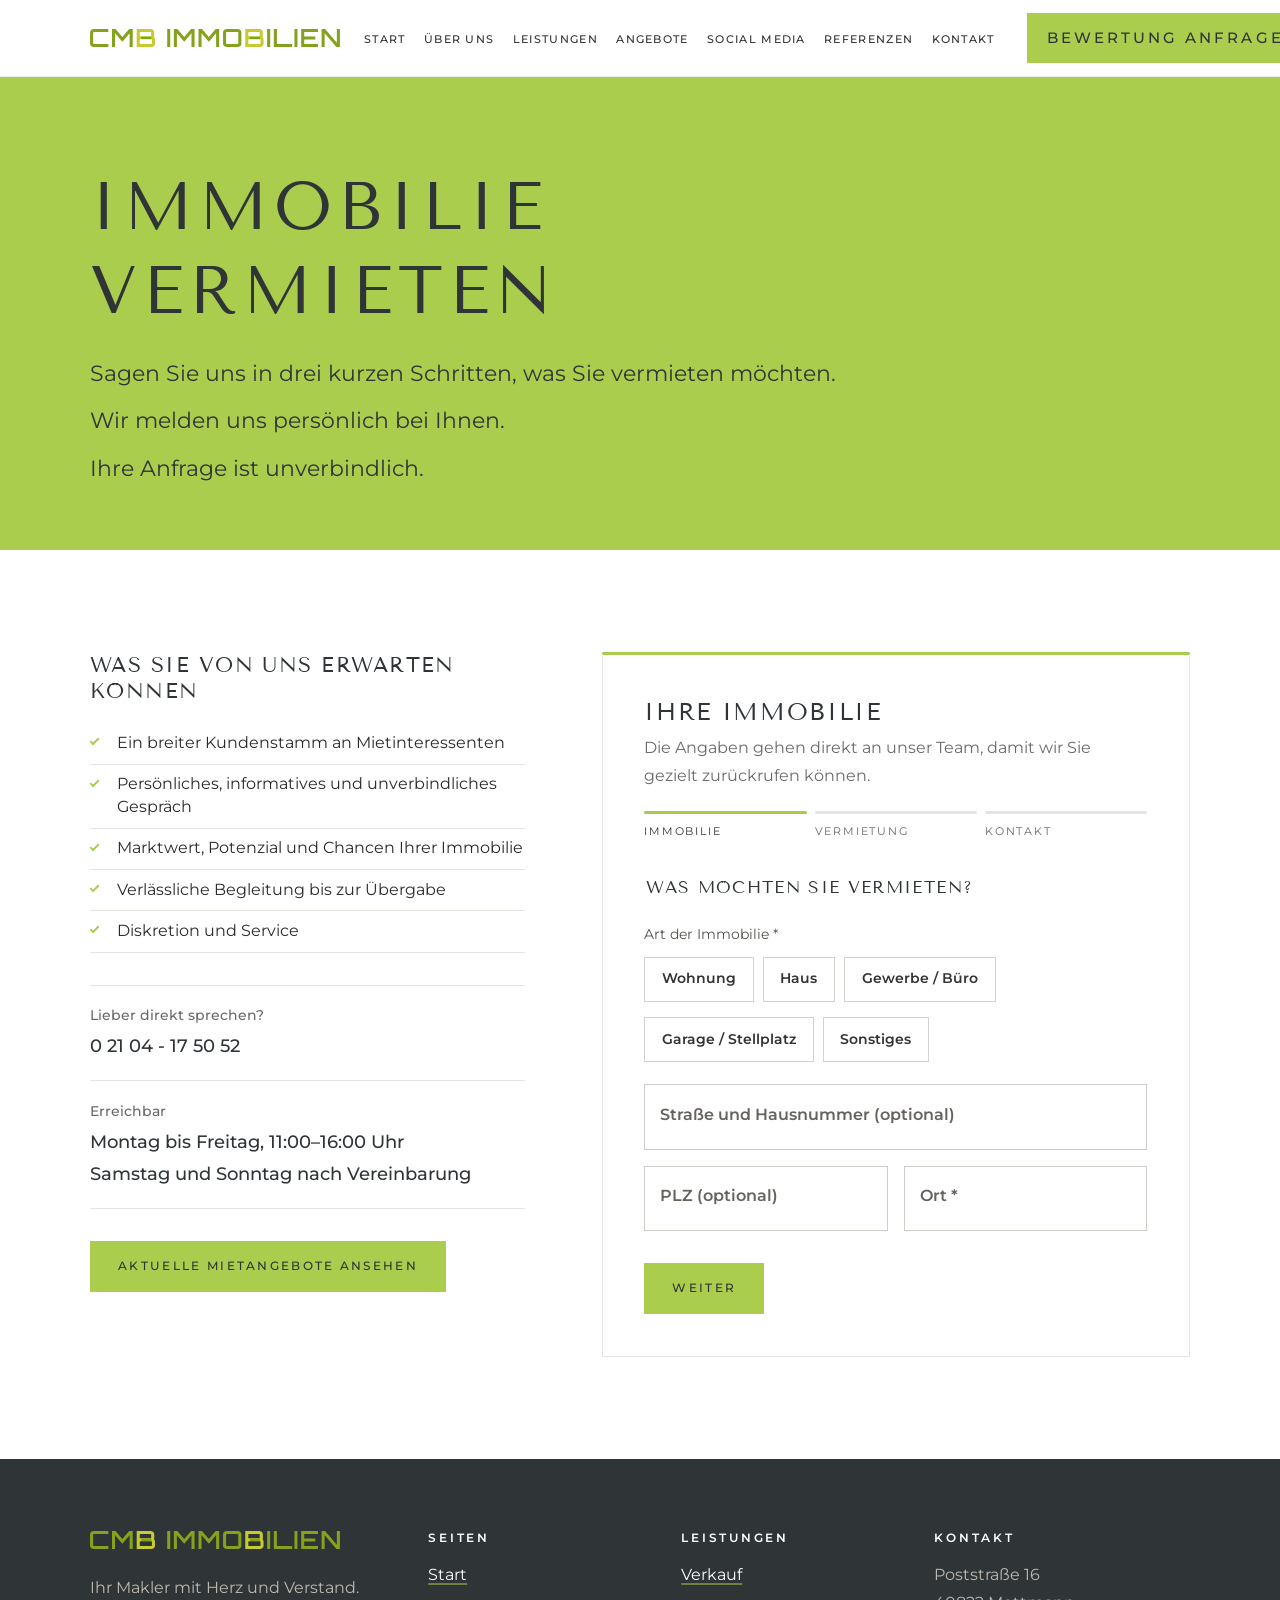
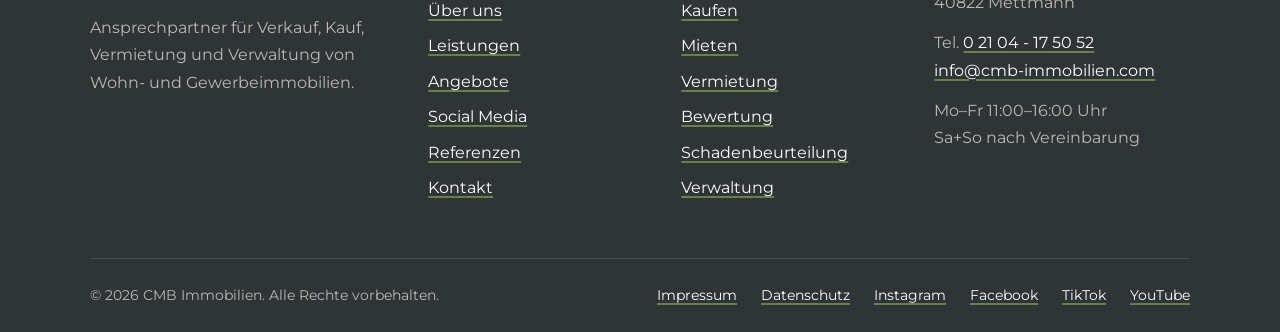
<file: vermieten.html>
<!DOCTYPE html>
<html lang="de">
<head>
  <meta charset="utf-8">
  <meta name="viewport" content="width=device-width, initial-scale=1">
  <title>Immobilie vermieten | CMB Immobilien Mettmann</title>
  <meta name="description" content="Immobilie vermieten in Mettmann und Umgebung: Angaben zu Ihrer Immobilie senden, CMB Immobilien meldet sich persönlich bei Ihnen.">
  <meta name="theme-color" content="#ffffff">
  <meta property="og:type" content="website">
  <meta property="og:locale" content="de_DE">
  <meta property="og:site_name" content="CMB Immobilien">
  <meta property="og:title" content="Immobilie vermieten | CMB Immobilien Mettmann">
  <meta property="og:description" content="Immobilie vermieten in Mettmann und Umgebung: Angaben zu Ihrer Immobilie senden, CMB Immobilien meldet sich persönlich bei Ihnen.">
  <link rel="icon" href="assets/img/favicon.svg" type="image/svg+xml">
  <link rel="preload" href="assets/fonts/tenor-sans-latin-400-normal.woff2" as="font" type="font/woff2" crossorigin>
  <link rel="preload" href="assets/fonts/montserrat-latin-wght-normal.woff2" as="font" type="font/woff2" crossorigin>
  <link rel="stylesheet" href="assets/css/style.css">

  <link rel="stylesheet" href="assets/css/form.css">
  <script src="assets/js/form.js" defer></script>
  <link rel="stylesheet" href="assets/css/theme-light.css">
</head>
<body>
<a class="skip-link" href="#inhalt">Zum Inhalt springen</a>
<header class="site-header">
  <div class="wrap">
    <a class="logo logo--bild" href="index.html" aria-label="CMB Immobilien, zur Startseite"><img class="logo-img" src="assets/img/logo-cmb.svg" alt="CMB Immobilien" width="982" height="72"></a>
    <button class="nav-toggle" type="button" aria-controls="hauptmenue" aria-expanded="false" aria-label="Menü öffnen"><span></span></button>
    <nav class="nav" id="hauptmenue" aria-label="Hauptmenü">
      <ul>
        <li><a class="nav-link" href="index.html">Start</a></li>
        <li><a class="nav-link" href="ueber-uns.html">Über uns</a></li>
        <li><a class="nav-link" href="leistungen.html">Leistungen</a></li>
        <li><a class="nav-link" href="angebote.html">Angebote</a></li>
        <li><a class="nav-link" href="social-media.html">Social Media</a></li>
        <li><a class="nav-link" href="referenzen.html">Referenzen</a></li>
        <li><a class="nav-link" href="kontakt.html">Kontakt</a></li>
      </ul>
      <a class="btn btn--primary" href="kontakt.html?anliegen=Bewertung">Bewertung anfragen</a>
    </nav>
  </div>
</header>
<main id="inhalt">
<section class="page-hero">
  <div class="wrap">
    <h1>Immobilie vermieten</h1>
    <p class="lead">Sagen Sie uns in drei kurzen Schritten, was Sie vermieten möchten.</p><p class="lead">Wir melden uns persönlich bei Ihnen.</p><p class="lead">Ihre Anfrage ist unverbindlich.</p>
  </div>
</section>

<section class="section">
  <div class="wrap contact-grid">
    <div>
      <h2 style="font-size:1.3rem;margin-bottom:1.2rem">Was Sie von uns erwarten können</h2>
      <ul class="checks">
        <li>Ein breiter Kundenstamm an Mietinteressenten</li>
        <li>Persönliches, informatives und unverbindliches Gespräch</li>
        <li>Marktwert, Potenzial und Chancen Ihrer Immobilie</li>
        <li>Verlässliche Begleitung bis zur Übergabe</li>
        <li>Diskretion und Service</li>
      </ul>
      <dl class="contact-list" style="margin-top:2rem">
        <div><dt>Lieber direkt sprechen?</dt><dd><a href="tel:+492104175052">0 21 04 - 17 50 52</a></dd></div>
        <div><dt>Erreichbar</dt><dd>Montag bis Freitag, 11:00–16:00 Uhr<br>Samstag und Sonntag nach Vereinbarung</dd></div>
      </dl>
      <p style="margin-top:1.6rem"><a class="btn btn--ghost" href="index.html#angebote-mieten">Aktuelle Mietangebote ansehen</a></p>
    </div>

    <div class="anfrage" id="anfrage-box">
      <h2>Ihre Immobilie</h2>
      <p style="color:var(--muted);margin:0">Die Angaben gehen direkt an unser Team, damit wir Sie gezielt zurückrufen können.</p>
      <ol class="progress" id="progress" aria-label="Fortschritt">
        <li class="on">Immobilie</li><li>Vermietung</li><li>Kontakt</li>
      </ol>
      <form id="anfrage" data-subject="Neue Vermietungsanfrage" novalidate>
        <input type="hidden" name="access_key" value="HIER-WEB3FORMS-ACCESS-KEY-EINTRAGEN">
        <input type="hidden" name="from_name" value="Website CMB Immobilien">
        <input type="hidden" name="anliegen" value="Vermietung">
        <input type="checkbox" name="botcheck" class="hp" tabindex="-1" autocomplete="off" aria-hidden="true">

        <fieldset class="step" style="border:0;padding:0;margin:0;min-width:0">
          <legend class="step-title">Was möchten Sie vermieten?</legend>
          <span class="q" style="margin-top:0">Art der Immobilie *</span>
          <div class="chips" role="radiogroup" aria-label="Art der Immobilie">
            <label class="chip"><input type="radio" name="objektart" value="Wohnung" required data-msg="Bitte wählen Sie die Art der Immobilie."><span>Wohnung</span></label>
            <label class="chip"><input type="radio" name="objektart" value="Haus"><span>Haus</span></label>
            <label class="chip"><input type="radio" name="objektart" value="Gewerbe / Büro"><span>Gewerbe / Büro</span></label>
            <label class="chip"><input type="radio" name="objektart" value="Garage / Stellplatz" data-nowf><span>Garage / Stellplatz</span></label>
            <label class="chip"><input type="radio" name="objektart" value="Sonstiges"><span>Sonstiges</span></label>
          </div>
          <div class="f"><input type="text" id="strasse" name="strasse" placeholder=" " autocomplete="street-address"><label for="strasse">Straße und Hausnummer (optional)</label><p class="msg"></p></div>
          <div class="two">
            <div class="f"><input type="text" id="plz" name="plz" placeholder=" " inputmode="numeric" autocomplete="postal-code" pattern="[0-9]{5}"><label for="plz">PLZ (optional)</label><p class="msg"></p></div>
            <div class="f"><input type="text" id="ort" name="ort" placeholder=" " autocomplete="address-level2" required><label for="ort">Ort *</label><p class="msg"></p></div>
          </div>
        </fieldset>

        <fieldset class="step" hidden style="border:0;padding:0;margin:0;min-width:0">
          <legend class="step-title">Eckdaten und Zeitplan</legend>
          <div class="two">
            <div class="f"><input type="text" id="wohnflaeche" name="wohnflaeche" placeholder=" " inputmode="decimal" pattern="[0-9.,]+" required><label for="wohnflaeche" id="wf-label">Wohn- / Nutzfläche in m² *</label><p class="msg"></p></div>
            <div class="f"><input type="text" id="zimmer" name="zimmer" placeholder=" " inputmode="decimal" pattern="[0-9.,]+"><label for="zimmer">Anzahl Zimmer</label><p class="msg"></p></div>
          </div>
          <div class="f"><input type="text" id="wunschmiete" name="wunschmiete" placeholder=" " inputmode="numeric" pattern="[0-9.,]+"><label for="wunschmiete">Wunschmiete (kalt) in € (optional)</label><p class="msg"></p></div>

          <span class="q">Wie ist der aktuelle Stand? *</span>
          <div class="chips" role="radiogroup" aria-label="Aktueller Stand">
            <label class="chip"><input type="radio" name="stand" value="Leer, sofort verfügbar" required data-msg="Bitte wählen Sie den aktuellen Stand."><span>Leer, sofort verfügbar</span></label>
            <label class="chip"><input type="radio" name="stand" value="Mieter zieht aus (Kündigung liegt vor)"><span>Kündigung liegt vor</span></label>
            <label class="chip"><input type="radio" name="stand" value="Mieter wird voraussichtlich kündigen"><span>Mieter wird voraussichtlich kündigen</span></label>
            <label class="chip"><input type="radio" name="stand" value="Noch vermietet, Auszug offen"><span>Noch vermietet, Auszug offen</span></label>
          </div>
          <div class="f" data-when="stand=Mieter zieht aus (Kündigung liegt vor)|Mieter wird voraussichtlich kündigen|Noch vermietet, Auszug offen" hidden>
            <input type="text" id="frei_ab" name="frei_ab" placeholder=" "><label for="frei_ab">Frei ab / voraussichtlich zum (z. B. 01.03.2027)</label><p class="msg"></p>
          </div>

          <span class="q">Wie schnell soll vermietet werden?</span>
          <div class="chips" role="radiogroup" aria-label="Gewünschter Vermietungsbeginn">
            <label class="chip"><input type="radio" name="tempo" value="So schnell wie möglich"><span>So schnell wie möglich</span></label>
            <label class="chip"><input type="radio" name="tempo" value="Innerhalb von 1 bis 3 Monaten"><span>In 1 bis 3 Monaten</span></label>
            <label class="chip"><input type="radio" name="tempo" value="Zum Auszugstermin"><span>Zum Auszugstermin</span></label>
            <label class="chip"><input type="radio" name="tempo" value="Noch offen"><span>Noch offen</span></label>
          </div>
          <div class="f"><textarea id="nachricht" name="nachricht" placeholder=" "></textarea><label for="nachricht">Besonderheiten oder Fragen (optional)</label><p class="msg"></p></div>
        </fieldset>

        <fieldset class="step" hidden style="border:0;padding:0;margin:0;min-width:0">
          <legend class="step-title">Wie erreichen wir Sie?</legend>
          <div class="two">
            <div class="f"><input type="text" id="vorname" name="vorname" placeholder=" " autocomplete="given-name" required><label for="vorname">Vorname *</label><p class="msg"></p></div>
            <div class="f"><input type="text" id="nachname" name="nachname" placeholder=" " autocomplete="family-name" required><label for="nachname">Nachname *</label><p class="msg"></p></div>
          </div>
          <div class="two">
            <div class="f"><input type="tel" id="telefon" name="telefon" placeholder=" " autocomplete="tel" pattern="[0-9 +\(\)\/\-]{6,}" required><label for="telefon">Telefon *</label><p class="msg"></p></div>
            <div class="f"><input type="email" id="email" name="email" placeholder=" " autocomplete="email" required><label for="email">E-Mail *</label><p class="msg"></p></div>
          </div>
          <span class="q">Wann erreichen wir Sie am besten?</span>
          <div class="chips" role="radiogroup" aria-label="Erreichbarkeit">
            <label class="chip"><input type="radio" name="erreichbar" value="Vormittags"><span>Vormittags</span></label>
            <label class="chip"><input type="radio" name="erreichbar" value="Nachmittags"><span>Nachmittags</span></label>
            <label class="chip"><input type="radio" name="erreichbar" value="Abends"><span>Abends</span></label>
          </div>
          <label class="consent2"><input type="checkbox" name="datenschutz" value="akzeptiert"><span>Ich habe die <a href="datenschutz.html" target="_blank" rel="noopener">Datenschutzerklärung</a> zur Kenntnis genommen. Meine Angaben werden zur Bearbeitung meiner Anfrage verwendet. *</span></label>
        </fieldset>

        <p class="form-err" id="form-err" role="alert" aria-live="assertive"></p>
        <div class="nav-row">
          <button type="button" class="btn-back" id="zurueck" hidden>← Zurück</button>
          <button type="button" class="btn btn--primary" id="weiter">Weiter</button>
        </div>
      </form>
      <div class="ok" id="ok" hidden>
        <svg viewBox="0 0 64 64" aria-hidden="true"><path d="M32 54C12 40 8 26 14 18c5-6 14-5 18 2 4-7 13-8 18-2 6 8 2 22-18 36z" fill="#a8cd4e"/></svg>
        <h3 tabindex="-1">Vielen Dank, Ihre Anfrage ist bei uns.</h3>
        <p>Wir melden uns schnellstmöglich telefonisch bei Ihnen.</p><p>Eilig?</p><p>Rufen Sie uns an: <a href="tel:+492104175052">0 21 04 - 17 50 52</a>.</p>
      </div>
    </div>
  </div>
</section>

</main>
<footer class="site-footer">
  <div class="wrap">
    <div class="footer-grid">
      <div class="footer-brand">
        <a class="logo logo--bild" href="index.html" aria-label="CMB Immobilien, zur Startseite"><img class="logo-img" src="assets/img/logo-cmb.svg" alt="CMB Immobilien" width="982" height="72"></a>
        <p>Ihr Makler mit Herz und Verstand.</p><p>Ansprechpartner für Verkauf, Kauf, Vermietung und Verwaltung von Wohn- und Gewerbeimmobilien.</p>
      </div>
      <div>
        <h2>Seiten</h2>
        <ul>
          <li><a href="index.html">Start</a></li>
          <li><a href="ueber-uns.html">Über uns</a></li>
          <li><a href="leistungen.html">Leistungen</a></li>
          <li><a href="angebote.html">Angebote</a></li>
          <li><a href="social-media.html">Social Media</a></li>
          <li><a href="referenzen.html">Referenzen</a></li>
          <li><a href="kontakt.html">Kontakt</a></li>
        </ul>
      </div>
      <div>
        <h2>Leistungen</h2>
        <ul>
          <li><a href="verkaufen.html">Verkauf</a></li>
          <li><a href="angebote.html?art=kauf">Kaufen</a></li>
          <li><a href="angebote.html?art=miete">Mieten</a></li>
          <li><a href="vermieten.html">Vermietung</a></li>
          <li><a href="leistungen.html#bewertung">Bewertung</a></li>
          <li><a href="schadenbeurteilung.html">Schadenbeurteilung</a></li>
          <li><a href="leistungen.html#verwaltung">Verwaltung</a></li>
        </ul>
      </div>
      <div>
        <h2>Kontakt</h2>
        <p>Poststraße 16<br>40822 Mettmann</p>
        <p>Tel. <a href="tel:+492104175052">0 21 04 - 17 50 52</a><br>
        <a href="mailto:info@cmb-immobilien.com">info@cmb-immobilien.com</a></p>
        <p>Mo–Fr 11:00–16:00 Uhr<br>Sa+So nach Vereinbarung</p>
      </div>
    </div>
    <div class="footer-bottom">
      <span>© <span id="jahr">2026</span> CMB Immobilien. Alle Rechte vorbehalten.</span>
      <ul>
        <li><a href="impressum.html">Impressum</a></li>
        <li><a href="datenschutz.html">Datenschutz</a></li>
        <li><a href="https://www.instagram.com/cmb_immobilien/" target="_blank" rel="noopener">Instagram</a></li>
        <li><a href="https://www.facebook.com/cmbimmobilien/" target="_blank" rel="noopener">Facebook</a></li>
        <li><a href="https://www.tiktok.com/@cmbimmobilien" target="_blank" rel="noopener">TikTok</a></li>
        <li><a href="https://www.youtube.com/@CMB-Immobilien.Mettmann" target="_blank" rel="noopener">YouTube</a></li>
      </ul>
    </div>
  </div>
</footer>
<script src="assets/js/main.js" defer></script>

</body>
</html>
</file>
<file: assets/css/style.css>
/* ==========================================================================
   CMB Immobilien – Stylesheet
   Farben: Navy + Gold auf kühlem Hellgrau. Schriften lokal eingebunden (DSGVO).
   ========================================================================== */

:root {
  --navy: #14233d;
  --navy-deep: #0c1730;
  --ink: #1b2638;
  --muted: #55607a;
  --paper: #f5f6f8;
  --white: #ffffff;
  --line: #dadfe8;
  --gold: #b8924a;
  --gold-soft: #e4d2ab;
  --gold-text: #7f6025;

  --serif: "Newsreader", "Iowan Old Style", Georgia, serif;
  --sans: "Figtree", system-ui, -apple-system, "Segoe UI", sans-serif;

  --wrap: 1180px;
  --gutter: clamp(1.25rem, 4vw, 2.5rem);
  --section: clamp(4rem, 8vw, 7.5rem);
  --radius: 3px;
}

*,
*::before,
*::after { box-sizing: border-box; }

html { scroll-behavior: smooth; -webkit-text-size-adjust: 100%; }

body {
  margin: 0;
  font-family: var(--sans);
  font-size: 1.0625rem;
  line-height: 1.65;
  color: var(--ink);
  background: var(--white);
  -webkit-font-smoothing: antialiased;
}

img, svg { display: block; max-width: 100%; }

h1, h2, h3, h4 {
  font-family: var(--serif);
  font-weight: 500;
  line-height: 1.1;
  letter-spacing: -0.012em;
  color: var(--navy);
  margin: 0 0 0.6em;
}
h1 { font-size: clamp(2.6rem, 6.4vw, 5rem); letter-spacing: -0.02em; }
h2 { font-size: clamp(2rem, 4vw, 3.1rem); }
h3 { font-size: clamp(1.45rem, 2.4vw, 1.9rem); }
h4 { font-size: 1.2rem; }

p { margin: 0 0 1.1em; max-width: 68ch; }

a { color: var(--navy); text-decoration-color: var(--gold); text-underline-offset: 0.2em; text-decoration-thickness: 1.5px; }
a:hover { color: var(--gold-text); }

:focus-visible {
  outline: 3px solid var(--gold);
  outline-offset: 3px;
  border-radius: 2px;
}

.wrap { width: 100%; max-width: var(--wrap); margin-inline: auto; padding-inline: var(--gutter); }
.section { padding-block: var(--section); }
.section--paper { background: var(--paper); }
.section--navy { background: var(--navy); color: #e8ecf4; }
.section--navy h2, .section--navy h3 { color: var(--white); }
.section--navy a { color: var(--white); }
.section--navy a:hover { color: var(--gold-soft); }

.skip-link {
  position: absolute; left: -999px; top: 0; z-index: 100;
  background: var(--navy); color: var(--white); padding: 0.75rem 1rem;
}
.skip-link:focus { left: 0; }

.lead { font-size: clamp(1.15rem, 1.8vw, 1.35rem); line-height: 1.55; color: var(--muted); }
.section--navy .lead { color: #c3cbdb; }

/* ---------- Buttons ---------- */
.btn {
  display: inline-flex; align-items: center; justify-content: center;
  font: 600 1rem/1 var(--sans);
  padding: 1.05rem 1.6rem;
  border-radius: var(--radius);
  border: 1.5px solid var(--navy);
  text-decoration: none;
  cursor: pointer;
  transition: background-color .2s, color .2s, border-color .2s;
}
.btn--primary { background: var(--navy); color: var(--white); }
.btn--primary:hover { background: var(--navy-deep); color: var(--white); }
.btn--ghost { background: transparent; color: var(--navy); }
.btn--ghost:hover { background: var(--navy); color: var(--white); }
.btn--gold { background: var(--gold); border-color: var(--gold); color: var(--navy-deep); }
.btn--gold:hover { background: var(--gold-soft); border-color: var(--gold-soft); color: var(--navy-deep); }
.btn--light { border-color: rgba(255,255,255,.55); color: var(--white); background: transparent; }
.btn--light:hover { background: var(--white); color: var(--navy); border-color: var(--white); }
.btn-row { display: flex; flex-wrap: wrap; gap: 0.9rem; }

/* ---------- Header ---------- */
.site-header {
  position: sticky; top: 0; z-index: 50;
  background: rgba(255,255,255,.94);
  backdrop-filter: saturate(1.4) blur(10px);
  -webkit-backdrop-filter: saturate(1.4) blur(10px);
  border-bottom: 1px solid var(--line);
}
.site-header .wrap {
  display: flex; align-items: center; justify-content: space-between;
  gap: 1.5rem; min-height: 4.75rem;
}
.logo { display: inline-flex; align-items: center; gap: 0.75rem; text-decoration: none; color: var(--navy); }
.logo:hover { color: var(--navy); }
.logo svg { width: 2.4rem; height: 2.4rem; flex: none; }
.logo-text { display: flex; flex-direction: column; line-height: 1; }
.logo-text strong { font-family: var(--serif); font-size: 1.75rem; font-weight: 600; letter-spacing: 0.02em; }
.logo-text span { font-size: 0.78rem; letter-spacing: 0.14em; text-transform: none; color: var(--muted); margin-top: 0.25rem; font-weight: 500; }

.nav { display: flex; align-items: center; gap: 2rem; }
.nav ul { display: flex; gap: 1.9rem; list-style: none; margin: 0; padding: 0; }
.nav a.nav-link {
  text-decoration: none; font-weight: 500; font-size: 1rem; color: var(--ink);
  padding-block: 0.4rem; border-bottom: 2px solid transparent;
}
.nav a.nav-link:hover { color: var(--navy); border-bottom-color: var(--gold-soft); }
.nav a.nav-link[aria-current="page"] { color: var(--navy); border-bottom-color: var(--gold); }
.nav .btn { padding: 0.8rem 1.15rem; font-size: 0.95rem; }

.nav-toggle {
  display: none; background: none; border: 1.5px solid var(--navy); border-radius: var(--radius);
  width: 2.9rem; height: 2.9rem; padding: 0; cursor: pointer; color: var(--navy);
}
.nav-toggle span, .nav-toggle span::before, .nav-toggle span::after {
  display: block; width: 1.3rem; height: 2px; background: currentColor; position: relative; margin: auto;
  transition: transform .2s, background-color .2s;
}
.nav-toggle span::before, .nav-toggle span::after { content: ""; position: absolute; left: 0; }
.nav-toggle span::before { top: -6px; }
.nav-toggle span::after { top: 6px; }
.nav-toggle[aria-expanded="true"] span { background: transparent; }
.nav-toggle[aria-expanded="true"] span::before { top: 0; transform: rotate(45deg); }
.nav-toggle[aria-expanded="true"] span::after { top: 0; transform: rotate(-45deg); }

/* ---------- Hero ---------- */
.hero { display: grid; grid-template-columns: minmax(0, 1.15fr) minmax(0, 0.85fr); min-height: min(46rem, calc(100vh - 4.75rem)); }
.hero-copy {
  display: flex; flex-direction: column; justify-content: center;
  padding: clamp(3rem, 7vw, 6rem) clamp(1.5rem, 5vw, 4.5rem) clamp(2.5rem, 5vw, 4rem) max(var(--gutter), calc((100vw - var(--wrap)) / 2 + var(--gutter)));
}
.hero h1 { max-width: 11ch; margin-bottom: 0.45em; }
.hero .lead { max-width: 36ch; margin-bottom: 2rem; }
.hero-facts {
  display: grid; grid-template-columns: repeat(3, auto); gap: 0.5rem 2.5rem; justify-content: start;
  margin: clamp(2.5rem, 5vw, 4rem) 0 0; padding-top: 1.5rem; border-top: 1px solid var(--line);
}
.hero-facts dt { font-size: 0.85rem; color: var(--muted); font-weight: 500; }
.hero-facts dd { margin: 0.15rem 0 0; font-weight: 600; color: var(--navy); }
.hero-facts a { text-decoration: none; }
.hero-art { background: var(--navy); display: grid; place-items: center; padding: clamp(2rem, 5vw, 4rem); position: relative; overflow: hidden; }
.hero-art svg { width: min(100%, 26rem); height: auto; position: relative; }
.draw { stroke-dasharray: 1; stroke-dashoffset: 0; }

@media (prefers-reduced-motion: no-preference) {
  .draw { stroke-dashoffset: 1; animation: draw 2.4s cubic-bezier(.5,.1,.2,1) forwards; animation-delay: var(--d, 0s); }
  .draw-fill { opacity: 0; animation: appear .8s ease forwards; animation-delay: 1.9s; }
}
@keyframes draw { to { stroke-dashoffset: 0; } }
@keyframes appear { to { opacity: 1; } }

/* ---------- Leistungen (Liste) ---------- */
.section-head { display: grid; grid-template-columns: minmax(0, 1fr) minmax(0, 1.1fr); gap: 2rem 4rem; align-items: end; margin-bottom: clamp(2rem, 4vw, 3.5rem); }
.section-head h2 { margin: 0; }
.section-head p { margin: 0; color: var(--muted); }

.service-list { border-top: 1px solid var(--line); }
.service-row {
  display: grid; grid-template-columns: minmax(0, 0.9fr) minmax(0, 1.3fr) auto; gap: 1rem 3rem; align-items: center;
  padding: 1.75rem 0; border-bottom: 1px solid var(--line);
  text-decoration: none; color: var(--ink); position: relative;
  transition: padding-left .25s ease, background-color .25s ease;
}
.service-row::before {
  content: ""; position: absolute; left: 0; top: 0; bottom: 0; width: 3px; background: var(--gold);
  transform: scaleY(0); transform-origin: top; transition: transform .25s ease;
}
.service-row:hover { padding-left: 1.5rem; background: var(--paper); color: var(--ink); }
.service-row:hover::before { transform: scaleY(1); }
.service-row h3 { margin: 0; font-size: clamp(1.7rem, 3vw, 2.4rem); }
.service-row p { margin: 0; color: var(--muted); max-width: 52ch; }
.service-row .more { font-weight: 600; color: var(--gold-text); white-space: nowrap; padding-right: 1rem; }

/* ---------- Haltung ---------- */
.split { display: grid; grid-template-columns: minmax(0, 1fr) minmax(0, 1fr); gap: 3rem clamp(2rem, 6vw, 6rem); align-items: start; }
.values { list-style: none; margin: 0; padding: 0; }
.values li { padding: 1.5rem 0 1.5rem 1.5rem; border-left: 2px solid var(--gold); margin-bottom: 0.25rem; }
.values li + li { margin-top: 1rem; }
.values h3 { font-size: 1.5rem; margin-bottom: 0.3em; }
.values p { margin: 0; color: var(--muted); }

/* ---------- Gebiete ---------- */
.areas { display: flex; flex-wrap: wrap; gap: 0.2rem 2.2rem; margin: 0 0 2.5rem; padding: 0; list-style: none; }
.areas a {
  font-family: var(--serif); font-size: clamp(2rem, 4.6vw, 3.6rem); line-height: 1.25; font-weight: 400;
  text-decoration: none; color: var(--white);
  background: linear-gradient(var(--gold), var(--gold)) no-repeat 0 100% / 0 2px; transition: background-size .3s ease, color .2s;
}
.areas a:hover { color: var(--gold-soft); background-size: 100% 2px; }
.areas-note { color: #c3cbdb; max-width: 62ch; margin: 0; }

/* ---------- Stimmen ---------- */
.quotes { display: grid; grid-template-columns: minmax(0, 1.4fr) minmax(0, 1fr); gap: clamp(2rem, 5vw, 4.5rem); align-items: start; }
.quote-main blockquote { margin: 0; }
.quote-main p { font-family: var(--serif); font-size: clamp(1.45rem, 2.6vw, 2.05rem); line-height: 1.4; color: var(--navy); font-weight: 400; max-width: none; }
.quote-side { display: grid; gap: 2rem; }
.quote-side blockquote { margin: 0; padding-top: 1.25rem; border-top: 1px solid var(--line); }
.quote-side p { color: var(--ink); margin-bottom: 0.7rem; }
.quote-by { font-weight: 600; color: var(--navy); margin: 0; font-size: 0.98rem; }
.quote-by span { font-weight: 400; color: var(--muted); }
.stars { color: var(--gold); letter-spacing: 0.15em; font-size: 1.1rem; margin-bottom: 0.9rem; display: block; }

/* ---------- CTA-Band ---------- */
.cta { display: grid; grid-template-columns: minmax(0, 1.2fr) minmax(0, 1fr); gap: 2rem 4rem; align-items: center; }
.cta h2 { margin: 0 0 0.4em; }
.cta p { margin: 0; }
.cta-actions { display: grid; gap: 1rem; justify-items: start; }
.cta-phone { font-family: var(--serif); font-size: clamp(1.8rem, 3.4vw, 2.6rem); color: var(--white); text-decoration: none; line-height: 1.1; }
.cta-phone:hover { color: var(--gold-soft); }

/* ---------- Innenseiten ---------- */
.page-hero { background: var(--paper); padding-block: clamp(3rem, 7vw, 5.5rem) clamp(2.5rem, 5vw, 4rem); border-bottom: 1px solid var(--line); }
.page-hero h1 { font-size: clamp(2.4rem, 5.4vw, 4.2rem); margin-bottom: 0.35em; max-width: 18ch; }
.page-hero .lead { margin: 0; max-width: 52ch; }

.service-block { display: grid; grid-template-columns: minmax(0, 0.8fr) minmax(0, 1.4fr); gap: 1.5rem clamp(2rem, 6vw, 6rem); padding-block: clamp(2.5rem, 5vw, 4rem); border-bottom: 1px solid var(--line); scroll-margin-top: 5.5rem; }
.service-block:last-of-type { border-bottom: 0; }
.service-block h2 { font-size: clamp(2rem, 3.6vw, 2.8rem); position: sticky; top: 6.5rem; align-self: start; margin: 0; }
.service-block p:last-child { margin-bottom: 0; }
.checks { list-style: none; margin: 1.5rem 0 0; padding: 0; columns: 2; column-gap: 2.5rem; }
.checks li { break-inside: avoid; padding: 0.55rem 0 0.55rem 1.7rem; position: relative; border-bottom: 1px solid var(--line); font-size: 0.98rem; line-height: 1.45; }
.checks li::before {
  content: ""; position: absolute; left: 0; top: 0.95rem; width: 0.55rem; height: 0.3rem;
  border-left: 2px solid var(--gold); border-bottom: 2px solid var(--gold); transform: rotate(-45deg);
}

details.town { border-bottom: 1px solid var(--line); scroll-margin-top: 5.5rem; }
details.town:first-of-type { border-top: 1px solid var(--line); }
details.town summary {
  display: flex; justify-content: space-between; align-items: center; gap: 1rem;
  cursor: pointer; padding: 1.25rem 0; font-family: var(--serif); font-size: 1.6rem; color: var(--navy); list-style: none;
}
details.town summary::-webkit-details-marker { display: none; }
details.town summary::after {
  content: ""; width: 0.7rem; height: 0.7rem; border-right: 2px solid var(--gold); border-bottom: 2px solid var(--gold);
  transform: rotate(45deg); transition: transform .2s; flex: none; margin-right: 0.4rem;
}
details.town[open] summary::after { transform: rotate(-135deg); }
details.town .town-body { padding: 0 0 1.5rem; color: var(--muted); }
details.town .town-body p { margin: 0; }

/* Team */
.team { display: grid; grid-template-columns: repeat(4, minmax(0, 1fr)); gap: 2.5rem 1.75rem; list-style: none; margin: 0; padding: 0; }
.member-photo {
  aspect-ratio: 4 / 5; background: var(--navy); position: relative; overflow: hidden; margin-bottom: 1rem;
  display: grid; place-items: center;
}
.member-photo span { font-family: var(--serif); font-size: 3.4rem; color: var(--gold-soft); letter-spacing: 0.04em; }
.member-photo img { position: absolute; inset: 0; width: 100%; height: 100%; object-fit: cover; }
.team h3 { font-size: 1.45rem; margin: 0 0 0.15em; }
.team p { margin: 0; color: var(--muted); font-size: 0.98rem; }

/* Kontakt */
.contact-grid { display: grid; grid-template-columns: minmax(0, 0.85fr) minmax(0, 1.15fr); gap: 3rem clamp(2rem, 6vw, 6rem); align-items: start; }
.contact-list { margin: 0 0 2rem; }
.contact-list div { padding: 1.1rem 0; border-top: 1px solid var(--line); }
.contact-list div:last-child { border-bottom: 1px solid var(--line); }
.contact-list dt { font-size: 0.88rem; color: var(--muted); font-weight: 500; margin-bottom: 0.15rem; }
.contact-list dd { margin: 0; font-size: 1.15rem; color: var(--navy); font-weight: 500; }
.contact-list a { text-decoration: none; }
.contact-list a:hover { text-decoration: underline; }
.social-links { display: flex; flex-wrap: wrap; gap: 0.5rem 1.5rem; margin: 0; padding: 0; list-style: none; }

.form-card { background: var(--paper); padding: clamp(1.5rem, 4vw, 2.75rem); border-top: 3px solid var(--gold); }
.form-card h2 { font-size: 1.9rem; margin-bottom: 0.3em; }
.form-card > p { color: var(--muted); }
.field { margin-bottom: 1.25rem; }
.field-row { display: grid; grid-template-columns: 1fr 1fr; gap: 0 1.25rem; }
label { display: block; font-weight: 600; font-size: 0.95rem; margin-bottom: 0.4rem; color: var(--navy); }
label .opt { font-weight: 400; color: var(--muted); }
input[type="text"], input[type="email"], input[type="tel"], select, textarea {
  width: 100%; font: inherit; color: var(--ink); background: var(--white);
  border: 1.5px solid #b9c1d0; border-radius: var(--radius); padding: 0.85rem 0.95rem;
  transition: border-color .15s, box-shadow .15s;
}
textarea { min-height: 9rem; resize: vertical; }
input:focus, select:focus, textarea:focus { outline: none; border-color: var(--navy); box-shadow: 0 0 0 3px rgba(184,146,74,.35); }
.consent { display: grid; grid-template-columns: auto 1fr; gap: 0.75rem; align-items: start; font-size: 0.93rem; line-height: 1.5; color: var(--ink); font-weight: 400; }
.consent input { width: 1.2rem; height: 1.2rem; margin-top: 0.15rem; accent-color: var(--navy); }
.hp { position: absolute; left: -9999px; width: 1px; height: 1px; overflow: hidden; }
.form-status { margin: 1.25rem 0 0; padding: 0; font-weight: 500; }
.form-status:empty { display: none; }
.form-status.ok { padding: 1rem 1.2rem; background: #e7f3ea; border-left: 3px solid #2f7a45; color: #1d4f2d; }
.form-status.err { padding: 1rem 1.2rem; background: #fbeaea; border-left: 3px solid #b3261e; color: #7a1a15; }
.btn[disabled] { opacity: .6; cursor: progress; }

/* Rechtstexte */
.legal { max-width: 74ch; }
.legal h2 { font-size: 1.8rem; margin-top: 2.2em; }
.legal h3 { font-size: 1.3rem; margin-top: 1.6em; }
.legal ol { padding-left: 1.3rem; }
.legal li { margin-bottom: 0.6em; }
.todo { background: #fff4d6; border-bottom: 2px solid var(--gold); padding: 0 0.3em; }

/* ---------- Footer ---------- */
.site-footer { background: var(--navy-deep); color: #c3cbdb; padding-block: clamp(3rem, 6vw, 4.5rem) 1.5rem; font-size: 0.98rem; }
.site-footer a { color: #e8ecf4; text-decoration-color: rgba(184,146,74,.6); }
.site-footer a:hover { color: var(--gold-soft); }
.footer-grid { display: grid; grid-template-columns: 1.4fr 1fr 1fr 1.2fr; gap: 2.5rem; }
.footer-grid h2 { font-family: var(--sans); font-size: 0.95rem; font-weight: 600; color: var(--white); letter-spacing: 0; margin: 0 0 1rem; }
.footer-grid ul { list-style: none; padding: 0; margin: 0; }
.footer-grid li { margin-bottom: 0.5rem; }
.footer-grid p { margin: 0 0 0.8rem; }
.footer-brand .logo { color: var(--white); margin-bottom: 1rem; }
.footer-brand .logo-text span { color: #9fabc2; }
.footer-bottom { display: flex; flex-wrap: wrap; justify-content: space-between; gap: 0.75rem 2rem; margin-top: 3rem; padding-top: 1.5rem; border-top: 1px solid rgba(255,255,255,.12); font-size: 0.9rem; }
.footer-bottom ul { display: flex; gap: 1.5rem; list-style: none; padding: 0; margin: 0; }

/* ---------- Responsive ---------- */
@media (max-width: 960px) {
  .nav-toggle { display: inline-grid; place-items: center; }
  .nav {
    position: absolute; left: 0; right: 0; top: 100%; background: var(--white); border-bottom: 1px solid var(--line);
    flex-direction: column; align-items: stretch; gap: 0; padding: 0.5rem var(--gutter) 1.5rem;
    display: none; box-shadow: 0 18px 30px rgba(12,23,48,.08);
  }
  .nav.open { display: flex; }
  .nav ul { flex-direction: column; gap: 0; }
  .nav a.nav-link { display: block; padding: 1rem 0; border-bottom: 1px solid var(--line); font-size: 1.1rem; }
  .nav .btn { margin-top: 1.25rem; }

  .hero { grid-template-columns: 1fr; min-height: 0; }
  .hero-copy { padding: clamp(2.5rem, 8vw, 4rem) var(--gutter); }
  .hero h1 { max-width: 12ch; }
  .hero-art { padding: 2.5rem 1.5rem; }
  .hero-art svg { width: min(78%, 20rem); }

  .section-head, .split, .quotes, .cta, .service-block, .contact-grid { grid-template-columns: 1fr; }
  .service-block h2 { position: static; }
  .team { grid-template-columns: repeat(2, minmax(0, 1fr)); }
  .footer-grid { grid-template-columns: 1fr 1fr; }
}
@media (max-width: 640px) {
  body { font-size: 1.03rem; }
  .hero-facts { grid-template-columns: 1fr 1fr; }
  .service-row { grid-template-columns: 1fr; gap: 0.5rem; padding: 1.5rem 0; }
  .service-row .more { padding: 0; }
  .field-row { grid-template-columns: 1fr; }
  .checks { columns: 1; }
  .footer-grid { grid-template-columns: 1fr; }
  .btn-row .btn { width: 100%; }
}
.member-photo img[src$="ilona.jpg"] { object-position: 70% 0; }
</file>
<file: assets/css/home3d.css>
/* Startseite: scrollgesteuerte 3D-Szene hinter der Story */
body.home .site-header { position: fixed; inset: 0 0 auto 0; background: linear-gradient(rgba(11,13,15,.8), transparent); border-bottom-color: transparent; backdrop-filter: none; -webkit-backdrop-filter: none; transition: background .3s, border-color .3s; }
body.home .site-header.solid { background: rgba(11,13,15,.82); border-bottom-color: #1c2024; backdrop-filter: blur(10px); -webkit-backdrop-filter: blur(10px); }
#welt { position: fixed; inset: 0; width: 100vw; height: 100vh; height: 100lvh; z-index: 0; display: block; background: #2f3437; }
#welt.aus { visibility: hidden; }
#story { position: relative; z-index: 10; overflow-x: clip; }
#story .beat { min-height: 100vh; min-height: 100svh; display: flex; align-items: center; padding: 6rem var(--gutter) 4rem; pointer-events: none; }
#story .beat > * { pointer-events: auto; }
#story .beat-inner { max-width: 34rem; }
#story .beat--tall { min-height: 130vh; min-height: 130svh; }
.beat .kicker { font-size: .74rem; letter-spacing: .28em; text-transform: uppercase; color: var(--accent); margin: 0 0 1.4rem; font-weight: 600; }
.beat h1, .beat h2 { font-family: var(--sans); font-weight: 300; text-transform: uppercase; letter-spacing: .11em; line-height: 1.18; font-size: clamp(2rem, 4.6vw, 3.9rem); margin: 0 0 1.4rem; }
.beat h2 { font-size: clamp(1.7rem, 3.4vw, 2.9rem); }
.beat .lead { color: #b6bec6; max-width: 32rem; }
.beat .lead--em { text-shadow: 0 1px 14px #2f3437, 0 0 3px #2f3437; font-family: var(--serif); font-style: italic; font-size: clamp(1.3rem, 2.2vw, 1.75rem); color: #e6ebdc; line-height: 1.4; }
.scroll-hint { position: absolute; left: var(--gutter); bottom: 2rem; font-size: .7rem; letter-spacing: .28em; text-transform: uppercase; color: #8a929a; display: flex; align-items: center; gap: .9rem; }
.scroll-hint::after { content: ""; width: 3.2rem; height: 1px; background: linear-gradient(90deg, var(--accent), transparent); }
#etagen { list-style: none; margin: 0; padding: 0; position: fixed; inset: 0; z-index: 12; pointer-events: none; }
#etagen li { position: absolute; left: 0; top: 0; opacity: 0; width: min(19rem, 20vw); will-change: transform, opacity; }
#etagen strong { display: block; font-size: .72rem; letter-spacing: .24em; text-transform: uppercase; color: var(--accent); font-weight: 600; }
#etagen span { display: block; font-size: .95rem; color: #cfd5da; margin-top: .25rem; line-height: 1.4; }
#leader { position: fixed; inset: 0; width: 100vw; height: 100vh; z-index: 11; pointer-events: none; }
#leader line { stroke: var(--accent); stroke-width: 1; opacity: 0; }
.etagen-text { display: none; margin: 1.6rem 0 0; padding: 0; list-style: none; }
.etagen-text li { padding: .8rem 0; border-top: 1px solid #2a3036; }
.etagen-text strong { color: var(--accent); letter-spacing: .18em; text-transform: uppercase; font-size: .72rem; display: block; }
@media (max-width: 899px) {
  .etagen-text { display: block; }
  #story .beat { align-items: flex-end; padding-bottom: 5rem; }
  #story .beat-inner { background: linear-gradient(transparent, rgba(47,52,55,.78) 28%); padding: 3rem 0 0; margin-inline: calc(var(--gutter) * -1); padding-inline: var(--gutter); max-width: none; }
}
/* Fallback ohne WebGL / reduzierte Bewegung */
.static-art { display: none; }
html.no3d #welt, html.no3d #etagen, html.no3d #leader { display: none; }
html.no3d .static-art { display: block; position: absolute; right: 6vw; top: 18vh; width: min(34vw, 26rem); opacity: .9; }
html.no3d #story .beat { min-height: 0; padding-block: 6rem 3rem; }
html.no3d #story .beat--tall { min-height: 0; }
html.no3d body.home { background: radial-gradient(70rem 40rem at 80% 0, #1a2210, #0b0d0f 60%); }
@media (prefers-reduced-motion: reduce) { html { scroll-behavior: auto; } }

/* Suchleiste (klebt unter dem Kopf, wie im Vorbild) */
.searchbar { position: sticky; top: 0; z-index: 40; background: rgba(11,13,15,.92); backdrop-filter: blur(10px); -webkit-backdrop-filter: blur(10px); border-block: 1px solid #1c2024; }
.searchbar .wrap { display: flex; gap: .8rem; align-items: center; padding-block: .8rem; flex-wrap: wrap; }
.searchbar input[type=search] { flex: 1 1 14rem; min-width: 0; padding: .8rem 1rem; border: 1px solid #2d343a; background: #12161a; color: #e8ebee; font: inherit; border-radius: 2px; }
.searchbar input:focus-visible, .tabs button:focus-visible { outline: 2px solid var(--accent); outline-offset: 2px; }
.searchbar .btn { padding: .8rem 1.3rem; }
.tabs { display: flex; gap: .3rem; }
.tabs button { background: transparent; color: #aab2ba; border: 1px solid #2d343a; padding: .75rem 1.1rem; font: inherit; font-size: .78rem; letter-spacing: .14em; text-transform: uppercase; cursor: pointer; border-radius: 2px; }
.tabs button[aria-pressed=true] { background: var(--accent); color: #0b0d0f; border-color: var(--accent); }
body.home main > .searchbar-anchor { position: relative; z-index: 20; }
body.home main > section:not(#story) { position: relative; z-index: 20; }
body.home main > .searchbar { top: 4.75rem; }
.objekte { display: grid; grid-template-columns: repeat(auto-fill, minmax(18.5rem, 1fr)); gap: 1.6rem; margin-top: 2rem; }
.objekt { display: flex; flex-direction: column; color: inherit; text-decoration: none; background: #12161a; border: 1px solid #22282d; overflow: hidden; transition: transform .35s, border-color .35s; }
.objekt:hover { transform: translateY(-4px); border-color: var(--accent); }
.objekt-bild { position: relative; aspect-ratio: 4/3; background: linear-gradient(135deg, #1b2218, #101315); overflow: hidden; }
.objekt-bild img { width: 100%; height: 100%; object-fit: cover; display: block; transition: transform .8s; }
.objekt:hover img { transform: scale(1.05); }
.objekt-bild .platz { position: absolute; inset: 0; display: grid; place-items: center; color: #4d5a38; font-size: .7rem; letter-spacing: .2em; text-transform: uppercase; }
.objekt-badge { position: absolute; left: .8rem; top: .8rem; background: var(--accent); color: #0b0d0f; padding: .25rem .6rem; font-size: .68rem; letter-spacing: .16em; text-transform: uppercase; font-weight: 700; }
.objekt-badge--art { left: auto; right: .8rem; background: rgba(11,13,15,.8); color: #e8ebee; }
.objekt-text { padding: 1.2rem 1.3rem 1.4rem; display: flex; flex-direction: column; gap: .35rem; flex: 1; }
.objekt-preis { font-size: 1.45rem; color: #f1f3f5; font-weight: 500; }
.objekt-preis s { font-size: .95rem; color: #7d868e; margin-left: .5rem; font-weight: 400; }
.objekt-titel { color: #e8ebee; font-size: 1rem; margin: 0; font-weight: 600; }
.objekt-ort { color: #9aa3ad; font-size: .92rem; margin: 0; }
.objekt-meta { color: #b6bec6; font-size: .88rem; margin: auto 0 0; padding-top: .7rem; border-top: 1px solid #22282d; }
.objekte-leer, .objekte-fehler { color: #aab2ba; padding: 2rem 0; }
.objekte-hinweis { color: #7d868e; font-size: .85rem; margin-top: 1.4rem; }
.team-teaser { display: grid; grid-template-columns: 1.1fr 1fr; gap: clamp(2rem, 5vw, 4rem); align-items: center; }
.team-teaser img { width: 100%; aspect-ratio: 4/3; object-fit: cover; background: #14181b; }
@media (max-width: 780px) { .team-teaser { grid-template-columns: 1fr; } .searchbar .tabs { width: 100%; } .tabs button { flex: 1; } }

/* Video-Bänder (Drohnenaufnahmen als Hintergrund) */
.vband { position: relative; overflow: hidden; isolation: isolate; }
.vband > .wrap { position: relative; z-index: 2; }
.vband--tall { min-height: 85vh; min-height: 85svh; display: flex; align-items: center; padding-block: var(--section); }
.vbg { position: absolute; inset: 0; z-index: 0; background: #0b0d0f; }
.vbg video { width: 100%; height: 100%; object-fit: cover; display: block; transform: scale(1.06); }
.vbg::after { content: ""; position: absolute; inset: 0; background: linear-gradient(180deg, rgba(11,13,15,.86) 0%, rgba(11,13,15,.5) 38%, rgba(11,13,15,.62) 70%, rgba(11,13,15,.92) 100%); }
.vband--tall .vbg::after { background: linear-gradient(90deg, rgba(11,13,15,.82) 0%, rgba(11,13,15,.35) 60%, rgba(11,13,15,.55) 100%), linear-gradient(180deg, #0b0d0f 0%, transparent 18%, transparent 80%, #0b0d0f 100%); }
.vband-inner { max-width: var(--wrap); }
.vband--tall .vband-inner h2 { font-family: var(--sans); font-weight: 300; text-transform: uppercase; letter-spacing: .1em; font-size: clamp(1.8rem, 4vw, 3.4rem); max-width: 14ch; line-height: 1.15; }
.vband .kicker { font-size: .74rem; letter-spacing: .28em; text-transform: uppercase; color: var(--accent); margin: 0 0 1.2rem; font-weight: 600; }
.vband .quote-main blockquote p, .vband .quote-side p { color: #eef1f3; text-shadow: 0 1px 12px rgba(47,52,55,.6); }
.vband .areas a { background: rgba(11,13,15,.55); backdrop-filter: blur(6px); -webkit-backdrop-filter: blur(6px); }

/* Einblend-Animationen beim Scrollen */
.js .reveal { opacity: 0; transform: translateY(28px); transition: opacity .9s cubic-bezier(.2,.7,.2,1), transform .9s cubic-bezier(.2,.7,.2,1); }
.js .reveal.in { opacity: 1; transform: none; }
.js .objekt { opacity: 0; transform: translateY(24px); }
.js .objekt.in { opacity: 1; transform: none; transition: opacity .7s ease var(--d, 0s), transform .7s cubic-bezier(.2,.7,.2,1) var(--d, 0s), border-color .35s; }
.js .objekt.in:hover { transform: translateY(-4px); transition-delay: 0s; }
@media (prefers-reduced-motion: reduce) {
  .js .reveal, .js .objekt { opacity: 1; transform: none; transition: none; }
  .vbg video { display: none; }
  .vbg { background: center/cover no-repeat; }
}
.vband .lead { color: #e3e8ec; text-shadow: 0 1px 14px rgba(47,52,55,.75); }
.team-teaser img { object-position: 60% 20%; }
.team-teaser img { aspect-ratio: auto; object-fit: contain; background: none; max-width: 34rem; justify-self: center; filter: drop-shadow(0 20px 50px rgba(47,52,55,.5)); }
</file>
<file: assets/css/theme-light.css>
/* Helles, offenes Theme nach dem Vorbild The Fridman Group: weiße Kopfzeile, schwarze Bänder, große Fotos.
   Schriften: Tenor Sans (Überschriften), Montserrat (Text), lokal eingebunden. */
@font-face { font-family: "Tenor Sans"; src: url("../fonts/tenor-sans-latin-400-normal.woff2") format("woff2"); font-weight: 400; font-display: swap; }
@font-face { font-family: "Montserrat"; src: url("../fonts/montserrat-latin-wght-normal.woff2") format("woff2"); font-weight: 100 900; font-display: swap; }
:root {
  --serif: "Tenor Sans", "Helvetica Neue", Arial, sans-serif;
  --sans: "Montserrat", system-ui, -apple-system, "Segoe UI", sans-serif;
  --navy: #2f3437; --navy-deep: #2f3437; --ink: #2a2a2a; --muted: #6a6a6a;
  --paper: #f5f4f1; --white: #fff; --line: #e6e4df;
  --gold: #a8cd4e; --gold-soft: #cfe59a; --gold-text: #587616; --accent: #a8cd4e;
}
html { background: #fff; color-scheme: light; }
body { background: #fff; color: var(--ink); font-size: 1rem; line-height: 1.75; font-weight: 400; }
h1, h2, h3, h4 { font-family: var(--serif); font-weight: 400; text-transform: uppercase; letter-spacing: .07em; color: #2f3437; line-height: 1.25; }
h1 { letter-spacing: .09em; }
a { color: #2f3437; }
.lead { color: #55524d; }

/* Kopfzeile: weiß, Navigation gesperrt in Großbuchstaben */
.site-header, body.home .site-header, body.home .site-header.solid { position: sticky; top: 0; background: #fff; backdrop-filter: none; -webkit-backdrop-filter: none; border-bottom: 1px solid #ecebe7; }
.logo, .logo:hover { color: #2f3437; }
.logo-text strong { font-family: var(--serif); font-weight: 400; letter-spacing: .12em; color: #2f3437; }
.logo-text span { color: #6a6a6a; letter-spacing: .3em; text-transform: uppercase; font-size: .62rem; }
.nav a.nav-link { color: #333; letter-spacing: .16em; text-transform: uppercase; font-size: .72rem; font-weight: 500; }
.nav a.nav-link:hover, .nav a.nav-link[aria-current="page"] { color: #2f3437; border-bottom-color: var(--accent); }
.nav-toggle { border-color: #d4d2cc; }
.nav-toggle span, .nav-toggle span::before, .nav-toggle span::after { background: #2f3437; }

/* Buttons: schlank, gesperrte Großbuchstaben */
.btn { border-radius: 0; font-size: .72rem; letter-spacing: .2em; text-transform: uppercase; font-weight: 500; padding: 1rem 1.7rem; }
.btn--primary { background: #2f3437; border-color: #2f3437; color: #fff; }
.btn--primary:hover { background: var(--accent); border-color: var(--accent); color: #2f3437; }
.btn--ghost { background: transparent; color: #2f3437; border: 1px solid #2f3437; }
.btn--ghost:hover { background: #2f3437; color: #fff; }
.btn--gold { background: var(--accent); border-color: var(--accent); color: #2f3437; }
.btn--light { border-color: rgba(255,255,255,.7); color: #fff; }
.btn--light:hover { background: #fff; color: #2f3437; }
.site-header .btn--primary { padding: .8rem 1.2rem; }

/* Abschnitte */
.section--paper { background: var(--paper); }
.section--navy { background: #2f3437; color: #e9e7e2; border: 0; }
.section--navy h2, .section--navy h3, .section--navy a { color: #fff; }
.section--navy .lead { color: #bdb9b1; }
.page-hero { background: #2f3437; color: #fff; border: 0; }
.page-hero h1 { color: #fff; }
.page-hero .lead, .page-hero p { color: #cfcbc4; }
.areas a { color: #fff; border-color: rgba(255,255,255,.28); letter-spacing: .08em; }
.areas a:hover { border-color: var(--accent); color: var(--accent); }
.cta-phone { color: #fff; font-family: var(--serif); letter-spacing: .06em; }
.service-row, details.town, .contact-list > div { border-color: var(--line); }
.stars { color: var(--accent); }
.todo { color: #2f3437; }

/* Fußzeile */
.site-footer { background: #2f3437; border: 0; color: #bdb9b1; }
.site-footer a { color: #fff; text-decoration-color: rgba(168,205,78,.5); }
.footer-grid h2 { color: #fff; font-size: .72rem; letter-spacing: .24em; }
.footer-brand .logo, .footer-brand .logo-text strong { color: #fff; }
.footer-brand .logo-text span { color: #8d8a83; }

/* Formularfelder (Standard) */
input, select, textarea { background: #fff; color: #2f3437; border-color: #cfcdc7; border-radius: 0; }
.form-card { background: var(--paper); border-top-color: var(--accent); }
.member-photo { background: #ecebe6; }
.member-photo span { color: #a9a69e; }
::selection { background: var(--accent); color: #2f3437; }

/* Startseite: Hero-Video wie im Vorbild */
.hero-video { position: relative; min-height: calc(100vh - 8.4rem); min-height: calc(100svh - 8.4rem); display: flex; align-items: center; overflow: hidden; background: #2f3437; isolation: isolate; }
.hero-video .vbg::after { background: linear-gradient(90deg, rgba(47,52,55,.62), rgba(47,52,55,.18) 70%), linear-gradient(180deg, rgba(47,52,55,.25), rgba(47,52,55,.35)); }
.hero-video .hv-inner { position: relative; z-index: 2; width: 100%; max-width: var(--wrap); margin-inline: auto; padding: 4rem var(--gutter); color: #fff; }
.hero-video .hv-kicker { font-size: .72rem; letter-spacing: .3em; text-transform: uppercase; margin: 0 0 1.4rem; font-weight: 500; color: #fff; }
.hero-video h1 { color: #fff; font-size: clamp(2rem, 5vw, 3.9rem); max-width: 17ch; margin: 0 0 1.6rem; letter-spacing: .07em; }
.hero-video .hv-lead { max-width: 34rem; color: #e9e7e2; margin: 0 0 2.2rem; text-shadow: 0 1px 12px rgba(47,52,55,.5); }
.hero-video .btn--ghost { color: #fff; border-color: #fff; }
.hero-video .btn--ghost:hover { background: #fff; color: #2f3437; }
.hero-video .hv-line { position: absolute; left: 0; top: 46%; width: 5.5rem; height: 1px; background: rgba(255,255,255,.6); z-index: 2; }

/* Suchleiste: weiß, klebt unter der Kopfzeile */
.searchbar, body.home main > .searchbar { background: #fff; border-block: 1px solid #ecebe7; top: 4.75rem; backdrop-filter: none; }
.searchbar .wrap { padding-block: .55rem; gap: 1.2rem; flex-wrap: nowrap; }
.searchbar .sb-search { position: relative; flex: 1 1 auto; display: flex; align-items: center; gap: .8rem; min-width: 0; }
.searchbar .sb-search svg { width: 1rem; height: 1rem; flex: none; stroke: #2f3437; fill: none; stroke-width: 2.2; stroke-linecap: round; }
.searchbar input[type=search] { border: 0; background: transparent; color: #2f3437; padding: .75rem 0; font-size: .9rem; border-radius: 0; flex: 1; min-width: 0; }
.searchbar input[type=search]::placeholder { color: #66635d; }
.searchbar input:focus-visible { outline: none; }
.tabs { gap: 0; }
.tabs button { border: 0; border-bottom: 2px solid transparent; background: transparent; color: #55524d; padding: .7rem .9rem; font-size: .68rem; letter-spacing: .2em; border-radius: 0; }
.tabs button:hover { color: #2f3437; }
.tabs button[aria-pressed=true] { background: transparent; color: #2f3437; border-bottom-color: var(--accent); }
.searchbar .sb-book { font-size: .7rem; letter-spacing: .2em; text-transform: uppercase; color: #333; text-decoration: none; white-space: nowrap; font-weight: 500; }
.searchbar .sb-book:hover { color: #2f3437; }
@media (max-width: 780px) { .searchbar .wrap { flex-wrap: wrap; gap: .2rem 1rem; } .searchbar .sb-book { display: none; } .tabs { width: auto; } .tabs button { flex: none; } }

/* Schwarzes Band mit dem 3D-Haus (wie das schwarze Band im Vorbild) */
body.home main > section:not(#story) { background-color: #fff; }
body.home main > section.section--navy:not(#story) { background-color: #2f3437; }
body.home main > section.section--paper:not(#story) { background-color: var(--paper); }
#welt { background: #2f3437; }

/* Leistungs-Kacheln mit Fotos */
.tiles { display: grid; grid-template-columns: repeat(4, 1fr); gap: 1rem; }
.tile { position: relative; display: block; aspect-ratio: 4/5; overflow: hidden; color: #fff; text-decoration: none; background: #2f3437; }
.tile img { width: 100%; height: 100%; object-fit: cover; display: block; transition: transform 1.1s cubic-bezier(.2,.7,.2,1); }
.tile::after { content: ""; position: absolute; inset: 0; background: linear-gradient(180deg, rgba(47,52,55,0) 45%, rgba(47,52,55,.6)); transition: opacity .4s; }
.tile:hover img { transform: scale(1.06); }
.tile span { position: absolute; left: 0; right: 0; bottom: 1.5rem; text-align: center; z-index: 2; font-family: var(--serif); text-transform: uppercase; letter-spacing: .14em; font-size: 1.05rem; color: #fff; }
.tile small { display: block; font-family: var(--sans); text-transform: none; letter-spacing: 0; font-size: .8rem; opacity: .85; margin-top: .3rem; }
@media (max-width: 900px) { .tiles { grid-template-columns: 1fr 1fr; } }
.black-title { background: #2f3437; color: #fff; text-align: center; padding: clamp(4rem, 9vw, 7rem) var(--gutter) clamp(7rem, 14vw, 12rem); }
.black-title h2 { color: #fff; font-size: clamp(1.6rem, 4vw, 3rem); max-width: 22ch; margin: 1.4rem auto 0; }
.black-title svg { width: 4.2rem; height: 4.2rem; }
.tiles-wrap { background: linear-gradient(180deg, #2f3437 0, #2f3437 12rem, #fff 12rem); padding: 4.5rem 0 5rem; }
.tiles-wrap .wrap { padding-top: 0; }

/* Objektkarten hell */
.objekt { background: #fff; border: 1px solid #e6e4df; }
.objekt:hover { border-color: #2f3437; box-shadow: 0 22px 40px -26px rgba(47,52,55,.4); }
.objekt-bild { background: linear-gradient(135deg, #efede8, #e3e1da); }
.objekt-bild .platz { color: #a9a69e; }
.objekt-badge { background: #2f3437; color: #fff; }
.objekt-badge--art { background: rgba(255,255,255,.92); color: #2f3437; }
.objekt-preis { color: #2f3437; font-family: var(--serif); letter-spacing: .03em; }
.objekt-preis s { color: #66635d; }
.objekt-titel { color: #2f3437; font-family: var(--serif); text-transform: none; letter-spacing: .03em; font-weight: 400; }
.objekt-ort { color: #6a6a6a; }
.objekt-meta { color: #55524d; border-top-color: #ecebe7; }
.objekte-leer, .objekte-fehler { color: #55524d; }
.objekte-hinweis { color: #66635d; }
.team-teaser img { filter: none; }

/* Video-Bänder: leichterer Schleier */
.vbg::after { background: linear-gradient(180deg, rgba(47,52,55,.55), rgba(47,52,55,.35) 50%, rgba(47,52,55,.6)); }
.vband h2, .vband h3 { color: #fff; }
.vband .lead { color: #f1efea; }
.vband a:not(.btn) { color: #fff; }
.vband .kicker { color: #fff; }
.kicker { color: var(--gold-text); }

/* 3D-Geschichte: Überschriften in Tenor Sans */
.beat h1, .beat h2 { font-family: var(--serif); font-weight: 400; letter-spacing: .1em; color: #fff; }
.beat .kicker { color: var(--accent); }
.beat .lead { color: #cfcbc4; }
.beat .lead--em { font-family: var(--serif); font-style: normal; letter-spacing: .02em; }
#etagen strong { font-family: var(--serif); font-weight: 400; }

/* Anfrageformular hell */
.anfrage { background: #fff; border: 1px solid #e6e4df; border-top: 3px solid var(--accent); }
.anfrage h2 { font-size: 1.5rem; }
.progress li { color: #6b6862; }
.progress li::before { background: #e6e4df; }
.progress li.on { color: #2f3437; }
.progress li.done { color: var(--gold-text); }
.step-title { font-family: var(--serif); color: #2f3437; text-transform: uppercase; letter-spacing: .08em; font-size: 1.05rem; }
.card-opt span { background: #fff; border-color: #d9d7d1; border-radius: 0; }
.card-opt strong { color: #2f3437; font-family: var(--serif); font-weight: 400; letter-spacing: .06em; text-transform: uppercase; font-size: .9rem; }
.card-opt small { color: #6a6a6a; }
.card-opt svg { stroke: #2f3437; }
.card-opt:hover span { border-color: #2f3437; }
.card-opt input:checked + span { background: #f6faea; border-color: #2f3437; box-shadow: inset 0 -3px 0 var(--accent); }
.chip span { background: #fff; border-color: #d4d2cc; color: #333; border-radius: 0; font-size: .85rem; }
.chip:hover span { border-color: #2f3437; }
.chip input:checked + span { background: #2f3437; border-color: #2f3437; color: #fff; }
.grp-title { color: var(--gold-text); }
.q { color: #55524d; }
.f input, .f textarea { background: #fff; border-color: #cfcdc7; color: #2f3437; border-radius: 0; }
.f label { color: #66635d; }
.f input:focus + label, .f input:not(:placeholder-shown) + label, .f textarea:focus + label, .f textarea:not(:placeholder-shown) + label { color: var(--gold-text); }
.f input:focus, .f textarea:focus { border-color: #2f3437; box-shadow: 0 0 0 3px rgba(168,205,78,.35); }
.f.bad input, .f.bad textarea { border-color: #c0392b; }
.f.bad label, .msg { color: #b3261e; }
.consent2 { color: #55524d; }
.consent2 a { color: #2f3437; }
.btn-back { color: #55524d; }
.btn-back:hover { color: #2f3437; }
.form-err { background: #fdeceb; color: #8a1c14; border-left-color: #c0392b; }
.ok h3 { color: #2f3437; }
.ok p { color: #55524d; }
.nav-row { background: none; }
@media (max-width: 560px) { .nav-row { background: linear-gradient(rgba(255,255,255,0), #fff 35%); } }

body.home main > section.tiles-wrap:not(#story) { background: linear-gradient(180deg, #2f3437 0, #2f3437 12rem, #fff 12rem); }
#story .beat { padding-inline: max(var(--gutter), calc((100vw - 1180px) / 2)); }
.areas { display: flex; flex-wrap: wrap; gap: .7rem; list-style: none; padding: 0; margin: 1.8rem 0 1.6rem; }
.areas li { margin: 0; }
.areas a { display: inline-block; font-family: var(--sans); font-size: .74rem; letter-spacing: .16em; text-transform: uppercase; padding: .85rem 1.3rem; border: 1px solid rgba(255,255,255,.5); background: rgba(47,52,55,.35); backdrop-filter: blur(6px); -webkit-backdrop-filter: blur(6px); text-decoration: none; border-radius: 0; line-height: 1.3; }
.areas a:hover { background: var(--accent); color: #2f3437; border-color: var(--accent); }
.section--navy .btn--gold, .section--navy .btn--gold:hover { color: #2f3437; }
.areas-note { color: #e9e7e2; max-width: 40rem; }
.contact-grid .checks { columns: 1; margin-top: 0; }
.btn { line-height: 1.5; text-align: center; }
.f input, .f textarea { padding-top: 1.65rem; }
.f textarea { padding-top: 1.75rem; }

/* Ortssuche: Vorschlagsliste */
.searchbar .sb-liste { position: absolute; left: 0; right: 0; top: 100%; z-index: 70; margin: .3rem 0 0; padding: .3rem 0; list-style: none; background: #fff; border: 1px solid #e0ded8; box-shadow: 0 14px 30px rgba(47,52,55,.12); }
.searchbar .sb-liste[hidden] { display: none; }
.searchbar .sb-liste li { display: flex; justify-content: space-between; gap: 1rem; padding: .75rem 1.1rem; cursor: pointer; font-size: .95rem; color: #2f3437; }
.searchbar .sb-liste li small { color: #66635d; font-size: .75rem; letter-spacing: .08em; text-transform: uppercase; align-self: center; }
.searchbar .sb-liste li:hover, .searchbar .sb-liste li[aria-selected=true] { background: #f4f3ef; }
.page-hero--slim { min-height: 0; padding-block: 3.2rem 2.6rem; }
.page-hero--slim h1 { font-size: clamp(1.8rem, 4.2vw, 3rem); }

/* Team: Karte klappt beim Anklicken Kontaktdaten auf */
details.member { display: block; }
details.member > summary { list-style: none; cursor: pointer; }
details.member > summary::-webkit-details-marker { display: none; }
details.member > summary:focus-visible { outline: 2px solid #8dc63f; outline-offset: 4px; }
.member-more { display: inline-block; margin-top: .7rem; font-size: .72rem; letter-spacing: .14em; text-transform: uppercase; color: #2f3437; border-bottom: 1px solid #8dc63f; padding-bottom: 2px; }
details.member[open] .member-more { opacity: .5; }
.member-contact { list-style: none; margin: 1rem 0 0; padding: 1rem 0 0; border-top: 1px solid #e0ded8; display: grid; gap: .6rem; }
.member-contact li { display: grid; gap: .1rem; }
.member-contact span { font-size: .68rem; letter-spacing: .14em; text-transform: uppercase; color: #66635d; }
.member-contact a { color: #2f3437; font-weight: 500; text-decoration: none; word-break: break-word; }
.member-contact a:hover { text-decoration: underline; }
.member-note { margin: 1rem 0 0; padding-top: 1rem; border-top: 1px solid #e0ded8; font-style: italic; color: #2f3437; }

/* Handy: Fußzeile bricht um (TikTok-Link machte die Seite zu breit), Seite wackelt nicht seitwärts */
.footer-bottom ul { flex-wrap: wrap; gap: .4rem 1.5rem; }
html, body { overflow-x: clip; max-width: 100%; }

/* Handy: Texte unter dem 3D-Haus in Weiß statt dunkel, besser lesbar */
@media (max-width: 899px) {
  #story .beat-inner { background: linear-gradient(transparent, rgba(47,52,55,.86) 24%); }
  .etagen-text li { border-top-color: rgba(255,255,255,.28); }
  .etagen-text span, .etagen-text li { color: #fff; }
  #story .beat-inner p, #story .beat-inner h2, #story .beat-inner h3 { color: #fff; }
}

/* Logo (Bild) in der Kopfzeile */
.logo--bild { display: inline-block; }
.logo-img { display: block; height: auto; width: clamp(170px, 56vw, 250px); }

.logo--hell .logo-img { width: clamp(200px, 60vw, 300px); }

.nav .nav-link, .nav .btn { white-space: nowrap; }
@media (min-width: 961px) and (max-width: 1180px) { .logo-img { width: 200px; } .nav ul { gap: 1.1rem; } }
.logo--bild { flex: none; }
@media (min-width: 961px) and (max-width: 1180px) { .logo-img { width: 175px; } .nav .btn { padding-inline: 1rem; font-size: .8rem; letter-spacing: .12em; } .nav-link { letter-spacing: .1em; } }

/* Lange Überschrift "Schadenbeurteilung" bricht sauber um und läuft nicht in den Text */
.service-block h2 { overflow-wrap: break-word; hyphens: manual; }
#schadenbeurteilung h2 { font-size: clamp(1.7rem, 2.7vw, 2.2rem); }

/* Sechs Kacheln auf der Startseite: 3 x 2, mobil 2 x 3 */
.tiles { grid-template-columns: repeat(3, 1fr); }
.tile { aspect-ratio: 4/3.4; }
@media (max-width: 900px) { .tiles { grid-template-columns: 1fr 1fr; } .tile { aspect-ratio: 4/5; } .tile span { font-size: .92rem; letter-spacing: .1em; } }
.tile span { padding: 0 .6rem; overflow-wrap: break-word; hyphens: manual; }
@media (max-width: 900px) { .tile span { font-size: .8rem; letter-spacing: .06em; } }

/* Neue Teamfotos (runde Porträts mit grünem Rahmen) */
.member-photo { aspect-ratio: 1 / 1; background: transparent; }
.member-photo span { display: none; }
.member-photo img { object-fit: contain; object-position: center; mix-blend-mode: normal; }
.team-teaser img { mix-blend-mode: multiply; }
.team-foto { display: block; width: 100%; max-width: 30rem; height: auto; margin: 2rem 0 0; mix-blend-mode: multiply; }
.split-links h2 { margin: 0; }
.split-links .team-foto { max-width: 22rem; margin: 2.2rem 0 0; }
@media (max-width: 900px) { .split-links .team-foto { margin: 1.6rem auto 0; max-width: 18rem; } }

/* ===== Update November: Anthrazit, Grün, weniger Schwarz ===== */
:root { --anthrazit: #2f3437; --anthrazit-hell: #3b4144; --gruen: #a8cd4e; --gruen-dunkel: #93bb35; --navy: #2f3437; --navy-deep: #262b2e; }
.btn--primary, .btn--gold, .site-header .btn--primary { background: var(--gruen); border-color: var(--gruen); color: var(--anthrazit); }
.btn--primary:hover, .btn--gold:hover, .site-header .btn--primary:hover { background: var(--gruen-dunkel); border-color: var(--gruen-dunkel); color: var(--anthrazit); }
.btn--ghost { color: var(--anthrazit); border-color: var(--gruen); }
.btn--ghost:hover { background: var(--gruen); border-color: var(--gruen); color: var(--anthrazit); }
.btn--light:hover { background: var(--gruen); border-color: var(--gruen); color: var(--anthrazit); }
.hero-video .btn--ghost:hover { background: var(--gruen); color: var(--anthrazit); }
.chip input:checked + span { background: var(--gruen); border-color: var(--gruen); color: var(--anthrazit); }
.sd-upload input[type=file]::file-selector-button { border-color: var(--gruen); background: var(--gruen); color: var(--anthrazit); }
.hero-video .vbg::after { background: linear-gradient(90deg, rgba(47,52,55,.78), rgba(47,52,55,.3) 70%), linear-gradient(180deg, rgba(47,52,55,.25), rgba(47,52,55,.4)); }
.site-footer, .page-hero, .section--navy, body.home main > section.section--navy:not(#story) { background-color: var(--anthrazit); }

/* Über uns: Bannerbild statt schwarzer Fläche */
.sr-only { position: absolute; width: 1px; height: 1px; margin: -1px; padding: 0; overflow: hidden; clip: rect(0 0 0 0); white-space: nowrap; border: 0; }
.banner-hero { background: #fff; line-height: 0; border-bottom: 1px solid #ecebe7; }
.banner-hero img { display: block; width: 100%; max-width: 1920px; height: auto; margin: 0 auto; }
@media (max-width: 700px) { .banner-hero img { height: 15rem; object-fit: cover; object-position: 62% 30%; } }

/* Angebote: Seitenkopf mit Foto */
.page-hero--foto { position: relative; background: var(--anthrazit) center 35% / cover no-repeat; }
.page-hero--foto::before { content: ""; position: absolute; inset: 0; background: linear-gradient(90deg, rgba(47,52,55,.82), rgba(47,52,55,.45) 60%, rgba(47,52,55,.25)); }
.page-hero--foto > .wrap { position: relative; }

/* Team: 6 Personen */
.team { grid-template-columns: repeat(3, minmax(0, 1fr)); max-width: 62rem; margin-inline: auto; }
@media (max-width: 700px) { .team { grid-template-columns: repeat(2, minmax(0, 1fr)); gap: 2rem 1rem; } }

/* Fotos neben Text */
.bild-rahmen { display: block; width: 100%; height: auto; }
.bild-rahmen--rund { border-radius: 0; max-width: 24rem; }
.split-foto { display: grid; grid-template-columns: 1fr 1fr; gap: clamp(2rem, 5vw, 4rem); align-items: center; }
.split-foto img { width: 100%; height: auto; display: block; }
@media (max-width: 800px) { .split-foto { grid-template-columns: 1fr; } .split-foto img { max-width: 26rem; margin-inline: auto; } }

/* Navigation mit 7 Punkten */
.nav ul { gap: 1.15rem; }
.nav a.nav-link { letter-spacing: .12em; font-size: .68rem; }

/* Burger-Menü schon ab 1240 px, damit 7 Menüpunkte plus Button nicht umbrechen */
@media (min-width: 961px) and (max-width: 1240px) {
  .nav-toggle { display: inline-grid; place-items: center; }
  .nav { position: absolute; left: 0; right: 0; top: 100%; background: #fff; border-bottom: 1px solid var(--line); flex-direction: column; align-items: stretch; gap: 0; padding: .5rem var(--gutter) 1.5rem; display: none; box-shadow: 0 18px 30px rgba(47,52,55,.08); }
  .nav.open { display: flex; }
  .nav ul { flex-direction: column; gap: 0; }
  .nav a.nav-link { display: block; padding: 1rem 0; border-bottom: 1px solid var(--line); font-size: 1.05rem; letter-spacing: .12em; }
  .nav .btn { margin-top: 1.25rem; font-size: .8rem; letter-spacing: .14em; }
  .logo-img { width: 250px; }
}

/* Social Media */
.video-reihe { list-style: none; margin: 0; padding: 0; display: grid; grid-template-columns: repeat(5, minmax(0, 1fr)); gap: 1rem; }
.video-karte { display: block; text-decoration: none; color: var(--anthrazit); }
.vk-bild { position: relative; display: grid; place-items: center; aspect-ratio: 9 / 16; overflow: hidden; background: var(--anthrazit); }
.vk-bild img { position: absolute; inset: 0; width: 100%; height: 100%; object-fit: cover; }
.vk-bild svg { position: relative; width: 3.2rem; height: 3.2rem; transition: transform .25s; }
.video-karte:hover .vk-bild svg { transform: scale(1.12); }
.vk-tiktok { background: linear-gradient(160deg, #3b4144, #2f3437 70%); }
.vk-instagram { background: linear-gradient(160deg, #84a21e, #2f3437 85%); }
.vk-facebook { background: linear-gradient(160deg, #4a5256, #2f3437 80%); }
.vk-titel { display: block; margin-top: .7rem; font-family: var(--serif); letter-spacing: .06em; text-transform: uppercase; font-size: .9rem; }
.vk-sub { display: block; font-size: .8rem; color: #6a6a6a; }
@media (max-width: 900px) { .video-reihe { grid-template-columns: repeat(3, minmax(0, 1fr)); } }
@media (max-width: 560px) { .video-reihe { grid-template-columns: repeat(2, minmax(0, 1fr)); } }

/* Referenzen */
.ref-filter { display: flex; gap: .6rem; flex-wrap: wrap; margin-bottom: 2rem; }
.ref-btn { font: inherit; font-size: .72rem; letter-spacing: .16em; text-transform: uppercase; padding: .7rem 1.2rem; border: 1px solid #cfcdc7; background: #fff; color: var(--anthrazit); cursor: pointer; }
.ref-btn[aria-pressed=true] { background: var(--gruen); border-color: var(--gruen); }
.ref-grid { list-style: none; margin: 0; padding: 0; display: grid; grid-template-columns: repeat(3, minmax(0, 1fr)); gap: 2rem 1.5rem; }
.ref[hidden] { display: none; }
.ref-bild { position: relative; aspect-ratio: 4 / 3; background: #ecebe6; overflow: hidden; }
.ref-bild img { width: 100%; height: 100%; object-fit: cover; display: block; }
.ref-bild .objekt-badge { position: absolute; left: 0; top: 1rem; padding: .35rem .8rem; background: var(--gruen); color: var(--anthrazit); font-size: .7rem; letter-spacing: .14em; text-transform: uppercase; }
.ref h3 { font-size: 1.05rem; margin: .9rem 0 .2rem; }
.ref p { margin: 0; color: #6a6a6a; font-size: .92rem; }
@media (max-width: 900px) { .ref-grid { grid-template-columns: repeat(2, minmax(0, 1fr)); } }
@media (max-width: 560px) { .ref-grid { grid-template-columns: 1fr; } }
.page-hero--foto { background-image: none; overflow: hidden; min-height: 15rem; display: flex; align-items: center; }
.page-hero--foto::after { content: ""; position: absolute; inset: 0; background: var(--bild) center 82% / cover no-repeat; transform: scaleX(-1); z-index: 0; }
.page-hero--foto::before { z-index: 1; background: linear-gradient(90deg, rgba(47,52,55,.78), rgba(47,52,55,.35) 55%, rgba(47,52,55,.1)); }
.page-hero--foto > .wrap { z-index: 2; width: 100%; }
.page-hero--foto::after { content: none; }
.hero-bg { position: absolute; inset: 0; background-position: center 82%; background-size: cover; background-repeat: no-repeat; transform: scaleX(-1); z-index: 0; }

/* Referenzen: Kacheln und Galerie-Fenster */
.ref-karte { display: block; width: 100%; text-align: left; font: inherit; color: var(--anthrazit); background: none; border: 0; padding: 0; cursor: pointer; }
.ref-karte .ref-bild { position: relative; display: block; aspect-ratio: 4 / 3; background: #ecebe6; overflow: hidden; }
.ref-karte .ref-bild img { width: 100%; height: 100%; object-fit: cover; display: block; transition: transform .5s ease; }
.ref-karte:hover .ref-bild img, .ref-karte:focus-visible .ref-bild img { transform: scale(1.05); }
.ref-karte:focus-visible { outline: 3px solid var(--gruen); outline-offset: 4px; }
.ref-zahl { position: absolute; right: .8rem; bottom: .8rem; padding: .3rem .7rem; background: rgba(47,52,55,.82); color: #fff; font-size: .72rem; letter-spacing: .1em; }
.ref-titel { display: block; margin-top: .9rem; font-family: var(--serif); font-size: 1.1rem; letter-spacing: .04em; }
.ref-ort { display: block; margin-top: .15rem; font-size: .8rem; letter-spacing: .14em; text-transform: uppercase; color: #5b7a12; }
.ref-kurz { display: block; margin-top: .3rem; font-size: .92rem; color: #6a6a6a; }
html.dlg-offen { overflow: hidden; }
.ref-dlg { border: 0; padding: 0; width: min(1180px, 96vw); max-height: 94vh; background: #fff; color: var(--anthrazit); overflow: hidden; }
.ref-dlg::backdrop { background: rgba(47,52,55,.82); }
.dlg-x { position: absolute; top: .5rem; right: .7rem; z-index: 5; width: 2.6rem; height: 2.6rem; border: 0; background: var(--gruen); color: var(--anthrazit); font-size: 1.8rem; line-height: 1; cursor: pointer; }
.dlg-grid { display: grid; grid-template-columns: minmax(0, 1.35fr) minmax(0, 1fr); max-height: 94vh; }
.dlg-galerie { background: var(--anthrazit); display: flex; flex-direction: column; min-width: 0; }
.dlg-bildbox { position: relative; flex: 1; min-height: 0; aspect-ratio: 4 / 3; background: #1f2326; display: grid; place-items: center; }
.dlg-bild { width: 100%; height: 100%; object-fit: contain; display: block; }
.dlg-pfeil { position: absolute; top: 50%; transform: translateY(-50%); width: 3rem; height: 3.4rem; border: 0; background: var(--gruen); color: var(--anthrazit); font-size: 2.2rem; line-height: 1; cursor: pointer; }
.dlg-pfeil:hover { background: var(--gruen-dunkel); }
.dlg-zurueck { left: 0; } .dlg-vor { right: 0; }
.dlg-zaehler { position: absolute; left: .8rem; bottom: .8rem; padding: .3rem .7rem; background: rgba(47,52,55,.85); color: #fff; font-size: .8rem; letter-spacing: .1em; }
.dlg-streifen { display: flex; gap: .4rem; overflow-x: auto; padding: .5rem; scrollbar-width: thin; }
.dlg-thumb { flex: 0 0 5.2rem; height: 3.6rem; padding: 0; border: 2px solid transparent; background: none; cursor: pointer; opacity: .65; }
.dlg-thumb.aktiv { border-color: var(--gruen); opacity: 1; }
.dlg-thumb img { width: 100%; height: 100%; object-fit: cover; display: block; }
.dlg-info { padding: 2.2rem 1.8rem 2rem; overflow-y: auto; max-height: 94vh; }
.dlg-info h2 { font-size: clamp(1.4rem, 2.2vw, 1.9rem); margin: .8rem 0 1rem; }
.dlg-art { margin: 0; font-size: .8rem; letter-spacing: .14em; text-transform: uppercase; display: flex; gap: .7rem; align-items: center; flex-wrap: wrap; }
.dlg-art .objekt-badge { background: var(--gruen); color: var(--anthrazit); padding: .3rem .7rem; }
.dlg-intro { font-weight: 500; }
.dlg-fakten { margin: 1.6rem 0 0; border-top: 1px solid #e3e1db; }
.dlg-fakten div { display: grid; grid-template-columns: 8.5rem 1fr; gap: 1rem; padding: .7rem 0; border-bottom: 1px solid #e3e1db; font-size: .93rem; }
.dlg-fakten dt { color: #6a6a6a; } .dlg-fakten dd { margin: 0; }
.dlg-cta { margin-top: 1.6rem; }
@media (max-width: 860px) {
  .ref-dlg { width: 100vw; max-height: 100vh; height: 100vh; max-width: 100vw; }
  .dlg-grid { grid-template-columns: 1fr; max-height: none; height: 100%; overflow-y: auto; align-content: start; }
  .dlg-bildbox { flex: none; }
  .dlg-info { max-height: none; overflow: visible; padding: 1.6rem 1.2rem 2.4rem; }
  .dlg-fakten div { grid-template-columns: 6.5rem 1fr; }
}

/* ===== Grün #AACD4D: Kopfbereiche, Band bei "Was wir für Sie tun", gefüllte Buttons ===== */
:root { --gruen: #aacd4d; --gruen-dunkel: #98bb3a; }
.page-hero:not(.page-hero--foto) { background-color: var(--gruen); color: var(--anthrazit); }
.page-hero:not(.page-hero--foto) h1 { color: var(--anthrazit); }
.page-hero:not(.page-hero--foto) .lead, .page-hero:not(.page-hero--foto) p { color: #2f3437; }
.tiles-wrap, body.home main > section.tiles-wrap:not(#story) { background: linear-gradient(180deg, var(--gruen) 0, var(--gruen) 12rem, #fff 12rem); }
.btn--ghost, .btn--light, .hero-video .btn--ghost, .hero-video .btn--light, .btn--outline { background: var(--gruen); border-color: var(--gruen); color: var(--anthrazit); }
.btn--ghost:hover, .btn--light:hover, .hero-video .btn--ghost:hover, .hero-video .btn--light:hover, .btn--outline:hover { background: var(--gruen-dunkel); border-color: var(--gruen-dunkel); color: var(--anthrazit); }
.btn--primary, .btn--gold, .site-header .btn--primary { background: var(--gruen); border-color: var(--gruen); }
.btn--primary:hover, .btn--gold:hover, .site-header .btn--primary:hover { background: var(--gruen-dunkel); border-color: var(--gruen-dunkel); }

/* Gebiete-Buttons: grün gefüllt */
.vband .areas a, .areas a { background: var(--gruen); border-color: var(--gruen); color: var(--anthrazit); backdrop-filter: none; -webkit-backdrop-filter: none; }
.vband .areas a:hover, .areas a:hover { background: var(--gruen-dunkel); border-color: var(--gruen-dunkel); color: var(--anthrazit); }

/* Datenschutzhinweis Social Media */
.dsh { max-width: 60rem; }
.dsh-titel { font-size: 1.15rem; letter-spacing: .12em; margin: 0 0 .8rem; color: var(--anthrazit); }
.dsh p { margin: 0 0 .8rem; color: #5f5c56; }

/* Über uns: Überschrift groß, ein- bis zweizeilig, mit zwei Teamfotos */
.unterschied-h2 { max-width: none; margin: 0 0 clamp(1.6rem, 3vw, 2.6rem); font-size: clamp(1.7rem, 4.6vw, 3.3rem); line-height: 1.15; text-wrap: balance; }
.split-links .team-foto--gross { max-width: none; margin: 0; mix-blend-mode: normal; }
.split-links .team-foto:not(.team-foto--gross) { max-width: 18rem; margin: 1.6rem 0 0; }
@media (max-width: 900px) { .split-links .team-foto--gross { margin: 0; } .split-links .team-foto:not(.team-foto--gross) { margin: 1.4rem auto 0; } }

/* Über uns: Überschrift in einer Zeile (Desktop/Tablet) */
@media (min-width: 761px) { .unterschied-h2 { white-space: nowrap; font-size: clamp(1.4rem, 3.05vw, 2.75rem); text-wrap: nowrap; } }

/* Über uns: Team-Bereich in transparentem Grün (#AACD4D) */
section[aria-labelledby="team-titel"].section--paper { background-color: rgba(170, 205, 77, .22); }

/* Rechtliches: Energie-/Provisionszeile in Objektkarten, sichtbarer Fokus in Formularen */
.objekt-energie { margin: .35rem 0 0; font-size: .8rem; line-height: 1.4; color: #3d4144; }
.f input:focus-visible, .f textarea:focus-visible, .f select:focus-visible,
.consent2 input:focus-visible, .btn:focus-visible, .searchbar button:focus-visible { outline: 3px solid #2f3437; outline-offset: 2px; }
.f input:focus, .f textarea:focus { outline: 2px solid #2f3437; outline-offset: 1px; }
.quotes-hinweis { margin: 1.4rem 0 0; font-size: .8rem; color: #55524d; }
.quote-side .stars { display: block; margin-bottom: .3rem; }

/* 3D-Haus im Garten: heller Hintergrund, deshalb Textfelder mit dunklem Grund für gute Lesbarkeit */
#welt { background: linear-gradient(#3d9be9, #cfe8ff 54%, #aacd4d 55%); }
@media (min-width: 761px) {
  #story .beat-inner { background: rgba(36, 42, 45, .72); padding: 1.9rem 2.1rem; border-radius: 6px; -webkit-backdrop-filter: blur(5px); backdrop-filter: blur(5px); }
  #story .beat .lead, #story .beat .lead--em { color: #f1efea; text-shadow: none; }
}
#etagen li { background: rgba(36, 42, 45, .78); padding: .65rem .85rem; border-radius: 4px; }
#etagen span { color: #f1efea; }
#leader line { stroke: #fff; stroke-width: 1.5; filter: drop-shadow(0 0 2px rgba(0,0,0,.6)); }
#etagen li { padding: .45rem .75rem; }
#etagen span { font-size: .86rem; line-height: 1.35; }

/* Angebote: Zustimmung zum Laden der Bilder von immowelt */
.bilder-hinweis { margin: 0 0 1.4rem; padding: 1rem 1.2rem; border: 1px solid #d9d6cf; border-left: 4px solid #aacd4d; background: #f5f4f1; border-radius: 4px; }
.bilder-hinweis[hidden] { display: none; }
.bilder-hinweis p { margin: 0 0 .8rem; font-size: .9rem; line-height: 1.5; color: #2f3437; }
.bilder-hinweis a { color: #2f3437; text-decoration: underline; }
.objekt-bild img[data-fehlt] { visibility: hidden; }

/* Seitenköpfe mit Foto (Leistungen, Social Media, Referenzen, Kontakt): Foto rechts, weich in den Hintergrund übergehend */
.page-hero--bild { min-height: 19rem; padding-block: 3.2rem; }
.page-hero--bild::before { background: none; }
.page-hero--bild > .wrap { position: relative; z-index: 2; }
.hero-bild { position: absolute; top: 0; right: 0; bottom: 0; width: min(46vw, 32rem); background-size: cover; background-repeat: no-repeat; -webkit-mask-image: linear-gradient(90deg, transparent 0, #000 42%); mask-image: linear-gradient(90deg, transparent 0, #000 42%); z-index: 0; }
.page-hero--bild h1 { max-width: 16ch; }
@media (max-width: 760px) {
  .page-hero--bild { min-height: 15rem; padding-block: 2.6rem; }
  .hero-bild { width: 100%; opacity: .18; -webkit-mask-image: none; mask-image: none; }
}

/* Foto-Köpfe: grüner Hintergrund statt Anthrazit */
.page-hero.page-hero--bild { background-color: var(--gruen); color: var(--anthrazit); }
.page-hero--bild h1 { color: var(--anthrazit); }
.page-hero--bild .lead, .page-hero--bild p { color: var(--anthrazit); }
@media (max-width: 760px) { .hero-bild { opacity: .2; } }

/* Foto-Köpfe: Varianten (Waage, rundes Bild, Absatzabstände) */
.hero-bild--objekt { width: min(34vw, 24rem); background-size: contain; background-position: right 6% center; -webkit-mask-image: none; mask-image: none; top: 1rem; bottom: 1rem; right: clamp(1rem, 6vw, 6rem); }
.hero-rund { position: absolute; top: 50%; right: clamp(1rem, 7vw, 7rem); width: clamp(11rem, 24vw, 17rem); aspect-ratio: 1; transform: translateY(-50%); background-size: contain; background-repeat: no-repeat; background-position: center; z-index: 0; }
.page-hero--bild { min-height: 20rem; }
.page-hero--bild > .wrap > p + p { margin-top: .9rem; }
p.lead + p.lead, .section-head p + p, .hv-lead + .hv-lead, .cta p + p { margin-top: .9rem; }
.beat-inner p.lead + p.lead { margin-top: 1rem; }
@media (max-width: 760px) {
  .hero-bild--objekt { width: 100%; right: 0; opacity: .22; background-position: right center; }
  .hero-rund { width: 13rem; right: -2.5rem; top: 50%; bottom: auto; transform: translateY(-50%); opacity: .22; }
}

/* Kacheln Verkauf und Vermietung: Collage aus vier Gebäuden, Beschriftung in eigenem Streifen */
.tile--collage .kollage { position: absolute; inset: 0 0 3.7rem 0; display: grid; grid-template-columns: 1fr 1fr; grid-template-rows: 1fr 1fr; gap: 3px; background: #fff; }
.tile--collage .kollage img { width: 100%; height: 100%; min-height: 0; object-fit: cover; display: block; transition: transform 1.1s cubic-bezier(.2,.7,.2,1); }
.tile--collage:hover .kollage img { transform: scale(1.05); }
.tile--collage .kollage { overflow: hidden; }
.tile--collage::after { content: none; }
.tile--collage .tile-label { position: absolute; left: 0; right: 0; bottom: 0; height: 3.7rem; display: flex; flex-direction: column; justify-content: center; text-align: center; background: var(--anthrazit); z-index: 2; font-family: var(--serif); text-transform: uppercase; letter-spacing: .14em; font-size: 1rem; padding: 0 .6rem; }
.tile--collage .tile-label small { font-family: var(--sans); text-transform: none; letter-spacing: 0; font-size: .8rem; opacity: .85; margin-top: .15rem; }
@media (max-width: 900px) { .tile--collage .tile-label { font-size: .8rem; letter-spacing: .06em; } }
@media (max-width: 900px) { .tile--collage { grid-column: span 2; aspect-ratio: 4/3.2; } .tile--collage .tile-label { font-size: .9rem; letter-spacing: .1em; } }
@media (max-width: 900px) { .tiles { grid-auto-flow: dense; } }
.vk-youtube { background: linear-gradient(160deg, #98bb3a, #2f3437 85%); }
@media (min-width: 901px) { .section-head > h2 { grid-column: 1; grid-row: 1 / span 2; } .section-head > p { grid-column: 2; } .section-head > p + p { margin-top: .6rem; } }
@media (min-width: 901px) { .section-head > h2 + p { align-self: end; } .section-head > p + p { align-self: start; } }
</file>
<file: assets/css/form.css>
/* Mehrstufiges Anfrageformular */
.anfrage { background: linear-gradient(180deg, #14181b, #101315); border: 1px solid #22282d; border-top: 3px solid var(--accent); padding: clamp(1.4rem, 4vw, 2.6rem); position: relative; overflow: hidden; }
.anfrage h2 { font-size: clamp(1.6rem, 3vw, 2rem); margin: 0 0 .3em; }
.progress { display: grid; grid-template-columns: repeat(3, 1fr); gap: .5rem; margin: 1.3rem 0 2rem; padding: 0; list-style: none; counter-reset: s; }
.progress li { font-size: .7rem; letter-spacing: .16em; text-transform: uppercase; color: #6f7881; padding-top: .7rem; position: relative; transition: color .4s; }
.progress li::before { content: ""; position: absolute; left: 0; right: 0; top: 0; height: 3px; background: #262b30; border-radius: 2px; }
.progress li::after { content: ""; position: absolute; left: 0; top: 0; height: 3px; width: 0; background: var(--accent); border-radius: 2px; transition: width .6s cubic-bezier(.2,.7,.2,1); }
.progress li.on { color: #e8ebee; }
.progress li.on::after, .progress li.done::after { width: 100%; }
.progress li.done { color: var(--accent); }
.step { animation: stepIn .55s cubic-bezier(.2,.7,.2,1) both; }
.step.back { animation-name: stepBack; }
@keyframes stepIn { from { opacity: 0; transform: translateX(34px); } to { opacity: 1; transform: none; } }
@keyframes stepBack { from { opacity: 0; transform: translateX(-34px); } to { opacity: 1; transform: none; } }
.step[hidden], .grp[hidden] { display: none !important; }
.step-title { font-size: 1.25rem; margin: 0 0 1.2rem; font-family: var(--serif); font-weight: 500; color: #f1f3f5; }
.step-title:focus { outline: none; }
.cards { display: grid; grid-template-columns: repeat(auto-fill, minmax(11.5rem, 1fr)); gap: .8rem; }
.card-opt { position: relative; display: block; cursor: pointer; }
.card-opt input, .chip input { position: absolute; opacity: 0; inset: 0; width: 100%; height: 100%; margin: 0; cursor: pointer; }
.card-opt span { display: flex; flex-direction: column; gap: .35rem; height: 100%; padding: 1.1rem 1.1rem 1.15rem; background: #12161a; border: 1px solid #2d343a; border-radius: 3px; transition: border-color .25s, background .25s, transform .25s, box-shadow .25s; }
.card-opt strong { color: #f1f3f5; font-weight: 600; font-size: 1rem; }
.card-opt small { color: #8b949c; font-size: .85rem; line-height: 1.4; }
.card-opt svg { width: 1.7rem; height: 1.7rem; stroke: var(--accent); fill: none; stroke-width: 1.6; stroke-linecap: round; stroke-linejoin: round; margin-bottom: .3rem; }
.card-opt:hover span { border-color: #56603f; transform: translateY(-2px); }
.card-opt input:checked + span { border-color: var(--accent); background: #171e12; box-shadow: 0 0 0 1px var(--accent), 0 12px 36px -14px rgba(168,205,78,.45); }
.card-opt input:focus-visible + span, .chip input:focus-visible + span { outline: 2px solid var(--accent); outline-offset: 2px; }
.chips { display: flex; flex-wrap: wrap; gap: .55rem; }
.chip { position: relative; }
.chip span { display: inline-block; padding: .6rem 1.05rem; border: 1px solid #2d343a; border-radius: 999px; color: #c7cdd3; font-size: .92rem; background: #12161a; transition: all .22s; }
.chip:hover span { border-color: #56603f; }
.chip input:checked + span { background: var(--accent); border-color: var(--accent); color: #0b0d0f; font-weight: 600; }
.grp { margin-bottom: 1.6rem; }
.grp-title { font-size: .72rem; letter-spacing: .2em; text-transform: uppercase; color: var(--accent); margin: 0 0 1rem; font-weight: 600; }
.q { display: block; font-size: .9rem; color: #aab2ba; margin: 1.2rem 0 .6rem; }
.f { position: relative; margin-top: 1rem; }
.f input, .f textarea { width: 100%; padding: 1.45rem 1rem .55rem; background: #0e1114; border: 1px solid #2d343a; border-radius: 3px; color: #f1f3f5; font: inherit; transition: border-color .2s, box-shadow .2s; }
.f textarea { min-height: 7.5rem; resize: vertical; }
.f label { position: absolute; left: 1rem; top: 1.05rem; color: #7d868e; pointer-events: none; transition: all .2s; font-size: 1rem; transform-origin: left top; }
.f input:focus + label, .f input:not(:placeholder-shown) + label, .f textarea:focus + label, .f textarea:not(:placeholder-shown) + label { top: .45rem; font-size: .72rem; letter-spacing: .08em; color: var(--accent); }
.f input:focus, .f textarea:focus { outline: none; border-color: var(--accent); box-shadow: 0 0 0 3px rgba(168,205,78,.18); }
.f.bad input, .f.bad textarea { border-color: #d8584f; }
.f.bad label { color: #ee8b84; }
.msg { color: #ee8b84; font-size: .85rem; margin: .4rem 0 0; min-height: 0; }
.msg:empty { display: none; }
.two { display: grid; grid-template-columns: 1fr 1fr; gap: 0 1rem; }
.consent2 { display: flex; gap: .8rem; align-items: flex-start; margin-top: 1.4rem; font-size: .9rem; color: #aab2ba; cursor: pointer; }
.consent2 input { margin-top: .25rem; width: 1.1rem; height: 1.1rem; accent-color: var(--accent); flex: none; }
.consent2 a { color: var(--accent); }
.nav-row { display: flex; justify-content: space-between; align-items: center; gap: 1rem; margin-top: 2rem; }
.nav-row .btn[disabled] { opacity: .6; cursor: wait; }
.btn-back { background: none; border: 0; color: #9aa3ad; font: inherit; cursor: pointer; padding: .8rem .2rem; letter-spacing: .06em; }
.btn-back:hover { color: #fff; }
.form-err { margin-top: 1rem; padding: 1rem 1.2rem; background: #2a1514; border-left: 3px solid #d8584f; color: #f2b7b2; }
.form-err:empty { display: none; }
.ok { text-align: center; padding: 2rem 0 1rem; animation: stepIn .7s cubic-bezier(.2,.7,.2,1) both; }
.ok svg { width: 5.5rem; height: 5.5rem; margin-bottom: 1rem; animation: pulse 1.8s ease-in-out infinite; filter: drop-shadow(0 0 22px rgba(168,205,78,.55)); }
@keyframes pulse { 0%, 100% { transform: scale(1); } 14% { transform: scale(1.12); } 28% { transform: scale(1); } 42% { transform: scale(1.07); } 56% { transform: scale(1); } }
.ok h3 { font-family: var(--serif); font-size: 1.8rem; margin: 0 0 .6rem; color: #f1f3f5; }
.ok p { color: #b6bec6; max-width: 28rem; margin: 0 auto; }
.hp { position: absolute; left: -9999px; }
@media (max-width: 560px) { .two { grid-template-columns: 1fr; } .cards { grid-template-columns: 1fr 1fr; } .card-opt small { display: none; } .nav-row { position: sticky; bottom: 0; background: linear-gradient(transparent, #101315 35%); padding: 1.4rem 0 .6rem; margin-bottom: -.6rem; } }
@media (prefers-reduced-motion: reduce) { .step, .step.back, .ok, .ok svg { animation: none; } }
.ok svg { display: block; margin: 0 auto 1rem; }
</file>
<file: assets/css/schaden.css>
.sd-titel { font-family: var(--serif); font-size: 1.15rem; margin: 2rem 0 .2rem; padding-top: 1.2rem; border-top: 1px solid #e6e4df; }
.sd-titel:first-of-type { margin-top: 1.4rem; border-top: 0; padding-top: 0; }
.sd-gruppe { border: 0; padding: 0; margin: 1.2rem 0 0; min-width: 0; }
.sd-gruppe .q, .sd-upload .q { margin: 0 0 .6rem; padding: 0; }
.q small { color: #66635d; font-weight: 400; }
.f.sel select { width: 100%; padding: 1.65rem 2.4rem .55rem 1rem; border: 1px solid #cfcdc7; border-radius: 0; background: #fff url("data:image/svg+xml,%3Csvg xmlns='http://www.w3.org/2000/svg' width='14' height='9' viewBox='0 0 14 9'%3E%3Cpath d='M1 1l6 6 6-6' fill='none' stroke='%23111' stroke-width='1.6'/%3E%3C/svg%3E") no-repeat right 1rem center; color: #2f3437; font: inherit; appearance: none; -webkit-appearance: none; cursor: pointer; }
.f.sel select:focus { outline: none; border-color: #2f3437; box-shadow: 0 0 0 3px rgba(168,205,78,.35); }
.f.sel label { position: absolute; left: 1rem; top: .45rem; font-size: .72rem; letter-spacing: .08em; color: #66635d; pointer-events: none; }
.f.sel select:focus + label { color: var(--gold-text, #5b7a12); }
.f.bad select, .f.bad input, .f.bad textarea { border-color: #c0392b; }
.msg-block, .sd-hinweis { font-size: .85rem; margin: .5rem 0 0; }
.msg-block { color: #c0392b; }
.msg-block:empty { display: none; }
.sd-hinweis { color: #66635d; margin-top: .4rem; }
.sd-upload { margin-top: 1.4rem; }
.sd-upload input[type=file] { width: 100%; padding: .9rem 1rem; border: 1px dashed #b9b6ae; background: #faf9f6; font: inherit; font-size: .92rem; cursor: pointer; }
.sd-upload input[type=file]::file-selector-button { margin-right: 1rem; padding: .5rem 1rem; border: 1px solid #2f3437; background: #2f3437; color: #fff; font: inherit; cursor: pointer; }
.foto-liste { list-style: none; margin: .7rem 0 0; padding: 0; font-size: .88rem; color: #55524d; }
.foto-liste li { display: flex; justify-content: space-between; gap: 1rem; padding: .3rem 0; border-bottom: 1px solid #eeede9; }
.foto-liste .bad { color: #c0392b; }
</file>
